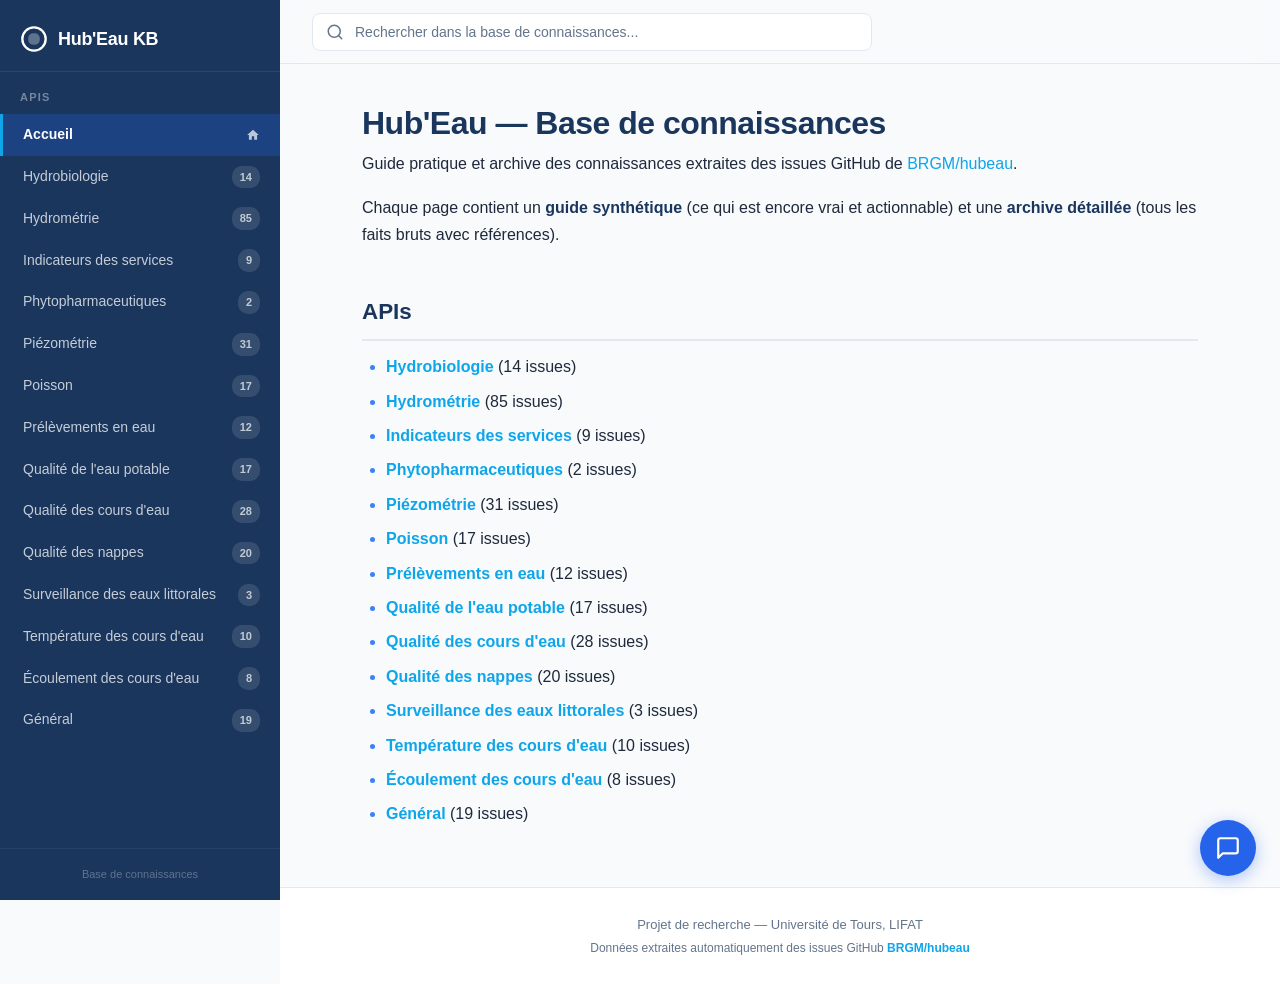
<file: site/index.html>
<!DOCTYPE html>
<html lang="fr">
<head>
    <meta charset="UTF-8">
    <meta name="viewport" content="width=device-width, initial-scale=1.0">
    <title>Hub'Eau — Base de connaissances — Hub'Eau Knowledge Base</title>
    <link rel="stylesheet" href="style.css">
</head>
<body>
    <!-- Mobile hamburger -->
    <button class="hamburger" id="hamburger" aria-label="Ouvrir le menu">
        <span></span><span></span><span></span>
    </button>

    <!-- Sidebar overlay for mobile -->
    <div class="sidebar-overlay" id="sidebarOverlay"></div>

    <!-- Sidebar -->
    <nav class="sidebar" id="sidebar">
        <div class="sidebar-header">
            <a href="index.html" class="sidebar-logo">
                <svg width="28" height="28" viewBox="0 0 24 24" fill="none" stroke="currentColor" stroke-width="2" stroke-linecap="round" stroke-linejoin="round">
                    <path d="M12 2C6.48 2 2 6.48 2 12s4.48 10 10 10 10-4.48 10-10S17.52 2 12 2z"/>
                    <path d="M8 12c0-2 1-4 4-4s4 2 4 4-1 4-4 4-4-2-4-4z" fill="currentColor" opacity="0.3"/>
                </svg>
                <span>Hub'Eau KB</span>
            </a>
        </div>
        <div class="sidebar-section-title">APIs</div>
        <div class="sidebar-links">
            <a href="index.html" class="active">
                <span class="api-name">Accueil</span>
                <span class="issue-count home-icon">
                    <svg width="14" height="14" viewBox="0 0 24 24" fill="currentColor"><path d="M10 20v-6h4v6h5v-8h3L12 3 2 12h3v8z"/></svg>
                </span>
            </a>
            <a href="hydrobiologie.html"><span class="api-name">Hydrobiologie</span><span class="issue-count">14</span></a>
<a href="hydrometrie.html"><span class="api-name">Hydrométrie</span><span class="issue-count">85</span></a>
<a href="indicateurs_services.html"><span class="api-name">Indicateurs des services</span><span class="issue-count">9</span></a>
<a href="phytopharmaceutiques.html"><span class="api-name">Phytopharmaceutiques</span><span class="issue-count">2</span></a>
<a href="piezometrie.html"><span class="api-name">Piézométrie</span><span class="issue-count">31</span></a>
<a href="poisson.html"><span class="api-name">Poisson</span><span class="issue-count">17</span></a>
<a href="prelevements.html"><span class="api-name">Prélèvements en eau</span><span class="issue-count">12</span></a>
<a href="qualite_eau_potable.html"><span class="api-name">Qualité de l'eau potable</span><span class="issue-count">17</span></a>
<a href="qualite_cours_eau.html"><span class="api-name">Qualité des cours d'eau</span><span class="issue-count">28</span></a>
<a href="qualite_nappes.html"><span class="api-name">Qualité des nappes</span><span class="issue-count">20</span></a>
<a href="eaux_littorales.html"><span class="api-name">Surveillance des eaux littorales</span><span class="issue-count">3</span></a>
<a href="temperature.html"><span class="api-name">Température des cours d'eau</span><span class="issue-count">10</span></a>
<a href="ecoulement.html"><span class="api-name">Écoulement des cours d'eau</span><span class="issue-count">8</span></a>
<a href="general.html"><span class="api-name">Général</span><span class="issue-count">19</span></a>
        </div>
        <div class="sidebar-footer-text">
            Base de connaissances
        </div>
    </nav>

    <!-- Main content -->
    <main class="main">
        <div class="topbar">
            <div class="search-container">
                <svg class="search-icon" width="18" height="18" viewBox="0 0 24 24" fill="none" stroke="currentColor" stroke-width="2" stroke-linecap="round" stroke-linejoin="round">
                    <circle cx="11" cy="11" r="8"/><line x1="21" y1="21" x2="16.65" y2="16.65"/>
                </svg>
                <input type="text" id="searchInput" placeholder="Rechercher dans la base de connaissances..." autocomplete="off">
                <div class="search-results" id="searchResults"></div>
            </div>
        </div>

        <article class="content">
            <h1 id="hubeau-base-de-connaissances">Hub'Eau — Base de connaissances</h1>
<p>Guide pratique et archive des connaissances extraites des issues GitHub de <a href="https://github.com/BRGM/hubeau/issues">BRGM/hubeau</a>.</p>
<p>Chaque page contient un <strong>guide synthétique</strong> (ce qui est encore vrai et actionnable) et une <strong>archive détaillée</strong> (tous les faits bruts avec références).</p>
<h2 id="apis">APIs</h2>
<ul>
<li><a href="hydrobiologie.html">Hydrobiologie</a> (14 issues)</li>
<li><a href="hydrometrie.html">Hydrométrie</a> (85 issues)</li>
<li><a href="indicateurs_services.html">Indicateurs des services</a> (9 issues)</li>
<li><a href="phytopharmaceutiques.html">Phytopharmaceutiques</a> (2 issues)</li>
<li><a href="piezometrie.html">Piézométrie</a> (31 issues)</li>
<li><a href="poisson.html">Poisson</a> (17 issues)</li>
<li><a href="prelevements.html">Prélèvements en eau</a> (12 issues)</li>
<li><a href="qualite_eau_potable.html">Qualité de l'eau potable</a> (17 issues)</li>
<li><a href="qualite_cours_eau.html">Qualité des cours d'eau</a> (28 issues)</li>
<li><a href="qualite_nappes.html">Qualité des nappes</a> (20 issues)</li>
<li><a href="eaux_littorales.html">Surveillance des eaux littorales</a> (3 issues)</li>
<li><a href="temperature.html">Température des cours d'eau</a> (10 issues)</li>
<li><a href="ecoulement.html">Écoulement des cours d'eau</a> (8 issues)</li>
<li><a href="general.html">Général</a> (19 issues)</li>
</ul>
        </article>

        <footer class="footer">
            <p>Projet de recherche &mdash; Universit&eacute; de Tours, LIFAT</p>
            <p class="footer-sub">Donn&eacute;es extraites automatiquement des issues GitHub <a href="https://github.com/BRGM/hubeau">BRGM/hubeau</a></p>
        </footer>
    </main>

    <!-- Chatbot toggle button -->
    <button class="chatbot-toggle" id="chatbotToggle" aria-label="Ouvrir le chatbot">
        <svg width="26" height="26" viewBox="0 0 24 24" fill="none" stroke="currentColor" stroke-width="2" stroke-linecap="round" stroke-linejoin="round">
            <path d="M21 15a2 2 0 0 1-2 2H7l-4 4V5a2 2 0 0 1 2-2h14a2 2 0 0 1 2 2z"/>
        </svg>
    </button>

    <!-- Chatbot panel -->
    <div class="chatbot-panel" id="chatbotPanel">
        <div class="chatbot-header">
            <div class="chatbot-header-title">
                <svg width="18" height="18" viewBox="0 0 24 24" fill="none" stroke="currentColor" stroke-width="2"><path d="M21 15a2 2 0 0 1-2 2H7l-4 4V5a2 2 0 0 1 2-2h14a2 2 0 0 1 2 2z"/></svg>
                Hub'Eau Assistant
            </div>
            <div class="chatbot-header-actions">
                <button class="chatbot-clear" id="chatbotClear" title="Effacer la conversation">
                    <svg width="16" height="16" viewBox="0 0 24 24" fill="none" stroke="currentColor" stroke-width="2" stroke-linecap="round" stroke-linejoin="round"><polyline points="3 6 5 6 21 6"/><path d="M19 6v14a2 2 0 0 1-2 2H7a2 2 0 0 1-2-2V6m3 0V4a2 2 0 0 1 2-2h4a2 2 0 0 1 2 2v2"/></svg>
                </button>
                <button class="chatbot-close" id="chatbotClose">&times;</button>
            </div>
        </div>
        <div class="chatbot-messages" id="chatbotMessages">
            <div class="chat-msg chat-msg-bot">
                <div class="chat-bubble">Bonjour ! Posez-moi une question sur les APIs Hub'Eau. Je cherche dans la base de connaissances pour vous r&eacute;pondre.</div>
            </div>
        </div>
        <div class="chatbot-status" id="chatbotStatus" style="display:none;"></div>
        <div class="chatbot-input-area">
            <input type="text" id="chatbotInput" placeholder="Posez votre question..." autocomplete="off">
            <button class="chatbot-send" id="chatbotSend">Envoyer</button>
        </div>
    </div>

    <script src="search.js"></script>
    <script src="chatbot.js"></script>
    <script>
        // Hamburger menu toggle
        const hamburger = document.getElementById('hamburger');
        const sidebar = document.getElementById('sidebar');
        const overlay = document.getElementById('sidebarOverlay');
        hamburger.addEventListener('click', () => {
            sidebar.classList.toggle('open');
            overlay.classList.toggle('open');
            hamburger.classList.toggle('open');
        });
        overlay.addEventListener('click', () => {
            sidebar.classList.remove('open');
            overlay.classList.remove('open');
            hamburger.classList.remove('open');
        });
    </script>
</body>
</html>
</file>
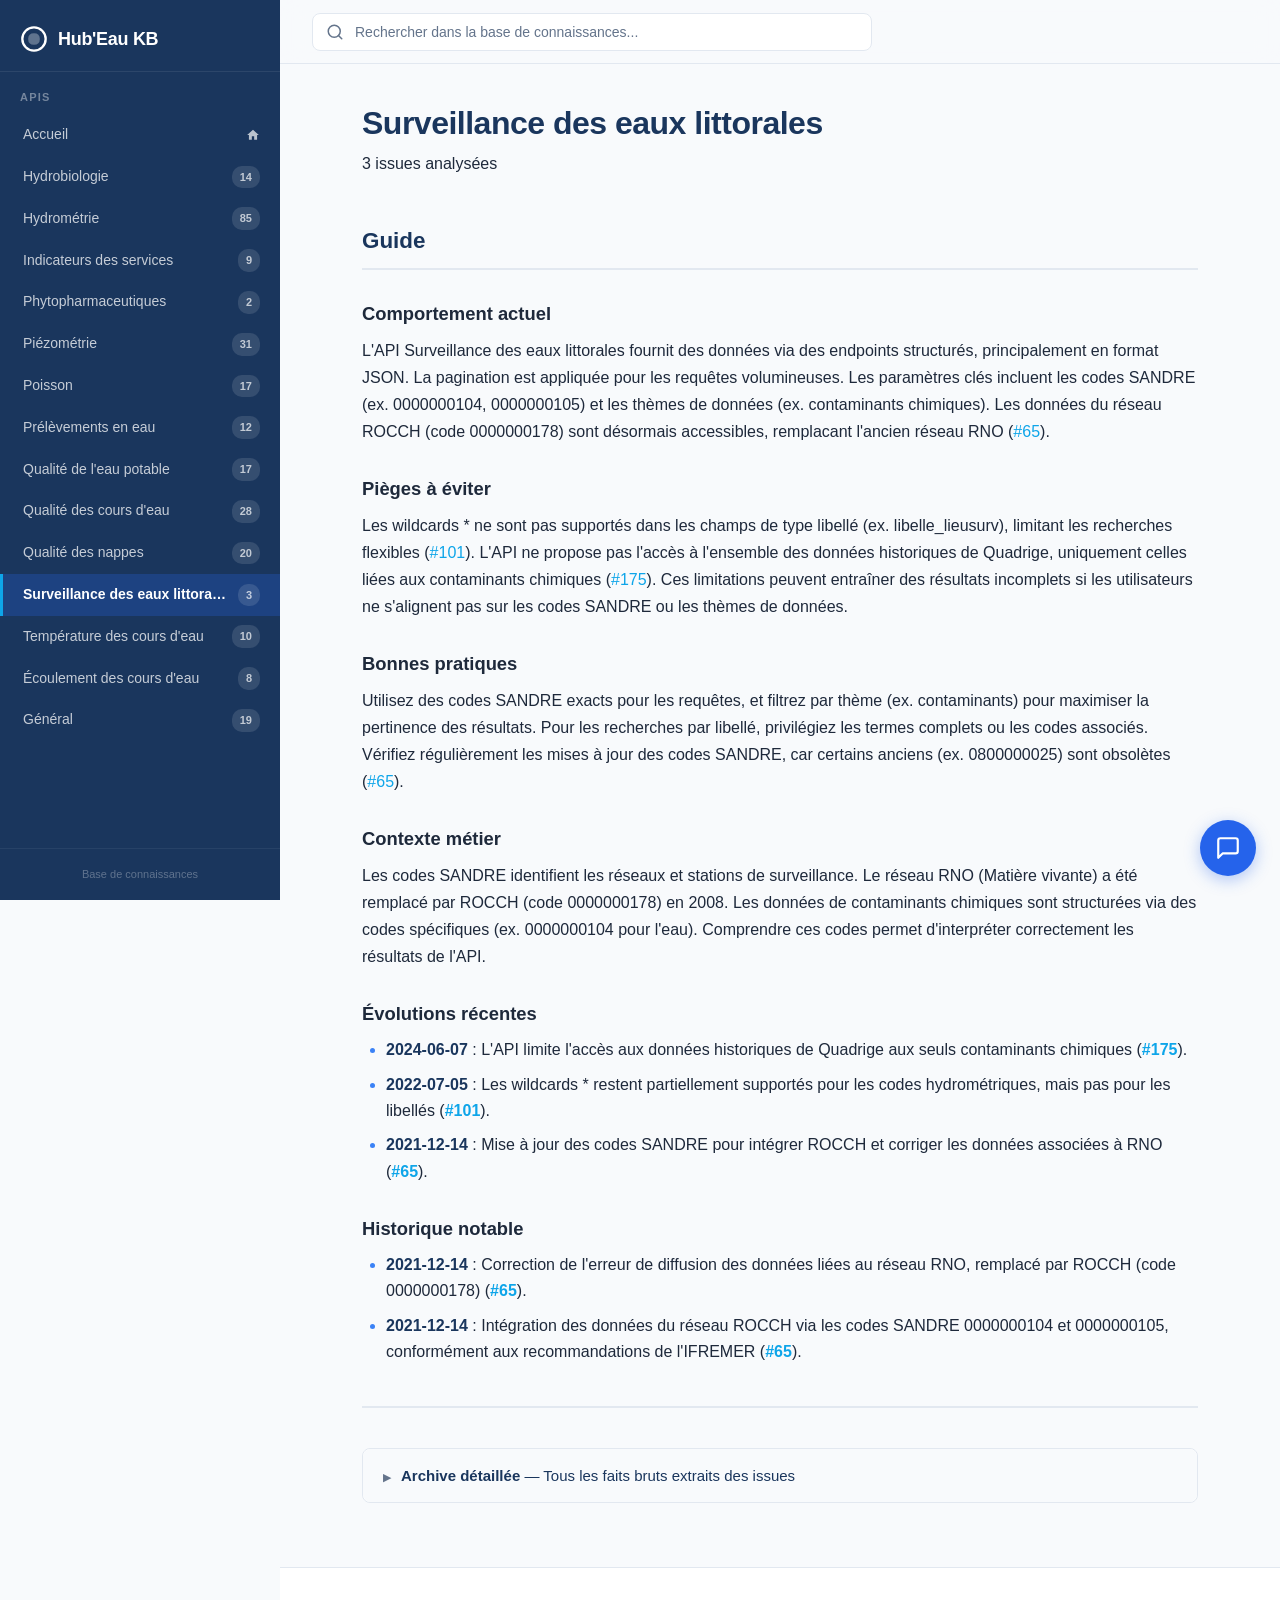
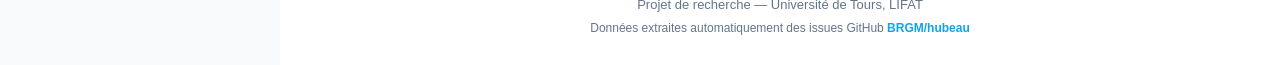
<file: site/eaux_littorales.html>
<!DOCTYPE html>
<html lang="fr">
<head>
    <meta charset="UTF-8">
    <meta name="viewport" content="width=device-width, initial-scale=1.0">
    <title>Surveillance des eaux littorales — Hub'Eau Knowledge Base</title>
    <link rel="stylesheet" href="style.css">
</head>
<body>
    <!-- Mobile hamburger -->
    <button class="hamburger" id="hamburger" aria-label="Ouvrir le menu">
        <span></span><span></span><span></span>
    </button>

    <!-- Sidebar overlay for mobile -->
    <div class="sidebar-overlay" id="sidebarOverlay"></div>

    <!-- Sidebar -->
    <nav class="sidebar" id="sidebar">
        <div class="sidebar-header">
            <a href="index.html" class="sidebar-logo">
                <svg width="28" height="28" viewBox="0 0 24 24" fill="none" stroke="currentColor" stroke-width="2" stroke-linecap="round" stroke-linejoin="round">
                    <path d="M12 2C6.48 2 2 6.48 2 12s4.48 10 10 10 10-4.48 10-10S17.52 2 12 2z"/>
                    <path d="M8 12c0-2 1-4 4-4s4 2 4 4-1 4-4 4-4-2-4-4z" fill="currentColor" opacity="0.3"/>
                </svg>
                <span>Hub'Eau KB</span>
            </a>
        </div>
        <div class="sidebar-section-title">APIs</div>
        <div class="sidebar-links">
            <a href="index.html">
                <span class="api-name">Accueil</span>
                <span class="issue-count home-icon">
                    <svg width="14" height="14" viewBox="0 0 24 24" fill="currentColor"><path d="M10 20v-6h4v6h5v-8h3L12 3 2 12h3v8z"/></svg>
                </span>
            </a>
            <a href="hydrobiologie.html"><span class="api-name">Hydrobiologie</span><span class="issue-count">14</span></a>
<a href="hydrometrie.html"><span class="api-name">Hydrométrie</span><span class="issue-count">85</span></a>
<a href="indicateurs_services.html"><span class="api-name">Indicateurs des services</span><span class="issue-count">9</span></a>
<a href="phytopharmaceutiques.html"><span class="api-name">Phytopharmaceutiques</span><span class="issue-count">2</span></a>
<a href="piezometrie.html"><span class="api-name">Piézométrie</span><span class="issue-count">31</span></a>
<a href="poisson.html"><span class="api-name">Poisson</span><span class="issue-count">17</span></a>
<a href="prelevements.html"><span class="api-name">Prélèvements en eau</span><span class="issue-count">12</span></a>
<a href="qualite_eau_potable.html"><span class="api-name">Qualité de l'eau potable</span><span class="issue-count">17</span></a>
<a href="qualite_cours_eau.html"><span class="api-name">Qualité des cours d'eau</span><span class="issue-count">28</span></a>
<a href="qualite_nappes.html"><span class="api-name">Qualité des nappes</span><span class="issue-count">20</span></a>
<a href="eaux_littorales.html" class="active"><span class="api-name">Surveillance des eaux littorales</span><span class="issue-count">3</span></a>
<a href="temperature.html"><span class="api-name">Température des cours d'eau</span><span class="issue-count">10</span></a>
<a href="ecoulement.html"><span class="api-name">Écoulement des cours d'eau</span><span class="issue-count">8</span></a>
<a href="general.html"><span class="api-name">Général</span><span class="issue-count">19</span></a>
        </div>
        <div class="sidebar-footer-text">
            Base de connaissances
        </div>
    </nav>

    <!-- Main content -->
    <main class="main">
        <div class="topbar">
            <div class="search-container">
                <svg class="search-icon" width="18" height="18" viewBox="0 0 24 24" fill="none" stroke="currentColor" stroke-width="2" stroke-linecap="round" stroke-linejoin="round">
                    <circle cx="11" cy="11" r="8"/><line x1="21" y1="21" x2="16.65" y2="16.65"/>
                </svg>
                <input type="text" id="searchInput" placeholder="Rechercher dans la base de connaissances..." autocomplete="off">
                <div class="search-results" id="searchResults"></div>
            </div>
        </div>

        <article class="content">
            <h1 id="surveillance-des-eaux-littorales">Surveillance des eaux littorales</h1>
<blockquote>
<p>3 issues analysées</p>
</blockquote>
<h2 id="guide">Guide</h2>
<h3 id="comportement-actuel">Comportement actuel</h3>
<p>L'API Surveillance des eaux littorales fournit des données via des endpoints structurés, principalement en format JSON. La pagination est appliquée pour les requêtes volumineuses. Les paramètres clés incluent les codes SANDRE (ex. 0000000104, 0000000105) et les thèmes de données (ex. contaminants chimiques). Les données du réseau ROCCH (code 0000000178) sont désormais accessibles, remplacant l'ancien réseau RNO (<a href="https://github.com/BRGM/hubeau/issues/65">#65</a>).  </p>
<h3 id="pièges-à-éviter">Pièges à éviter</h3>
<p>Les wildcards * ne sont pas supportés dans les champs de type libellé (ex. libelle_lieusurv), limitant les recherches flexibles (<a href="https://github.com/BRGM/hubeau/issues/101">#101</a>). L'API ne propose pas l'accès à l'ensemble des données historiques de Quadrige, uniquement celles liées aux contaminants chimiques (<a href="https://github.com/BRGM/hubeau/issues/175">#175</a>). Ces limitations peuvent entraîner des résultats incomplets si les utilisateurs ne s'alignent pas sur les codes SANDRE ou les thèmes de données.  </p>
<h3 id="bonnes-pratiques">Bonnes pratiques</h3>
<p>Utilisez des codes SANDRE exacts pour les requêtes, et filtrez par thème (ex. contaminants) pour maximiser la pertinence des résultats. Pour les recherches par libellé, privilégiez les termes complets ou les codes associés. Vérifiez régulièrement les mises à jour des codes SANDRE, car certains anciens (ex. 0800000025) sont obsolètes (<a href="https://github.com/BRGM/hubeau/issues/65">#65</a>).  </p>
<h3 id="contexte-métier">Contexte métier</h3>
<p>Les codes SANDRE identifient les réseaux et stations de surveillance. Le réseau RNO (Matière vivante) a été remplacé par ROCCH (code 0000000178) en 2008. Les données de contaminants chimiques sont structurées via des codes spécifiques (ex. 0000000104 pour l'eau). Comprendre ces codes permet d'interpréter correctement les résultats de l'API.  </p>
<h3 id="évolutions-récentes">Évolutions récentes</h3>
<ul>
<li><strong>2024-06-07</strong> : L'API limite l'accès aux données historiques de Quadrige aux seuls contaminants chimiques (<a href="https://github.com/BRGM/hubeau/issues/175">#175</a>).  </li>
<li><strong>2022-07-05</strong> : Les wildcards * restent partiellement supportés pour les codes hydrométriques, mais pas pour les libellés (<a href="https://github.com/BRGM/hubeau/issues/101">#101</a>).  </li>
<li><strong>2021-12-14</strong> : Mise à jour des codes SANDRE pour intégrer ROCCH et corriger les données associées à RNO (<a href="https://github.com/BRGM/hubeau/issues/65">#65</a>).  </li>
</ul>
<h3 id="historique-notable">Historique notable</h3>
<ul>
<li><strong>2021-12-14</strong> : Correction de l'erreur de diffusion des données liées au réseau RNO, remplacé par ROCCH (code 0000000178) (<a href="https://github.com/BRGM/hubeau/issues/65">#65</a>).  </li>
<li><strong>2021-12-14</strong> : Intégration des données du réseau ROCCH via les codes SANDRE 0000000104 et 0000000105, conformément aux recommandations de l'IFREMER (<a href="https://github.com/BRGM/hubeau/issues/65">#65</a>).</li>
</ul>
<hr />
<details>
<p><summary><strong>Archive détaillée</strong> — Tous les faits bruts extraits des issues</summary></p>
<h3 id="faits-actuels">Faits actuels</h3>
<ul>
<li>Le réseau RNO (Matière vivante) a été interrompu en 2008 et remplacé par ROCCH, dont les données sont désormais associées au code SANDRE 0000000178. (<a href="https://github.com/BRGM/hubeau/issues/65">#65</a>)</li>
<li>Les codes SANDRE 0000000104 (Eau) et 0000000105 (Sédiments) remplacent le code obsolète 0800000025 pour le ROCCH. (<a href="https://github.com/BRGM/hubeau/issues/65">#65</a>)</li>
<li>Les wildcards * ne sont pas systématiquement implémentés dans les champs de recherche de l'API Surveillance des eaux littorales, notamment pour le paramètre libelle_lieusurv. (<a href="https://github.com/BRGM/hubeau/issues/101">#101</a>)</li>
<li>Les wildcards * sont disponibles dans certains champs de type code de l'API Hydrométrie (ex. codes entités). (<a href="https://github.com/BRGM/hubeau/issues/101">#101</a>)</li>
<li>L'API Surveillance des eaux littorales ne diffuse que les données de Quadrige liées aux 'Contaminants chimiques', et non toutes les données historiques disponibles. (<a href="https://github.com/BRGM/hubeau/issues/175">#175</a>)</li>
<li>Les données historiques pour certains lieux de surveillance (ex. 60007272) ne sont pas accessibles via l'API Hub'eau car elles ne relèvent pas de la thématique 'Contaminants chimiques'. (<a href="https://github.com/BRGM/hubeau/issues/175">#175</a>)</li>
</ul>
<h3 id="historique-des-problèmes-résolus">Historique des problèmes résolus</h3>
<ul>
<li>~~L'API Surveillance du Littoral a corrigé la diffusion de données associées au réseau obsolète 0000000020 (RNO) après mise à jour des données. (<a href="https://github.com/BRGM/hubeau/issues/65">#65</a>)~~</li>
<li>~~Les données de contaminants chimiques incluent désormais le réseau 0000000178 (ROCCH - Volet Matière vivante) conformément aux recommandations de l'IFREMER. (<a href="https://github.com/BRGM/hubeau/issues/65">#65</a>)~~</li>
</ul>
<h3 id="issues-sources">Issues sources</h3>
<ul>
<li><strong>#65</strong> [API Surveillance du littoral] (2021-12-14) — L'API Surveillance du Littoral a corrigé une erreur de diffusion de données associées à un réseau obsolète et intègre désormais les données du réseau ROCCH via un nouveau code SANDRE.</li>
<li><strong>#101</strong> Utilisation de Wildcards * dans les recherches (un classic) (2022-07-05) — Les wildcards * sont partiellement supportés dans certaines APIs de Hub'Eau, notamment pour les codes hydrométriques mais pas pour les libellés de lieux de surveillance littorale.</li>
<li><strong>#175</strong> [API Surveillance des eaux littorales] Récupération des données Quadrige - Historique (2024-06-07) — L'API Surveillance des eaux littorales ne propose pas l'accès à l'ensemble des données historiques de Quadrige, uniquement celles liées aux contaminants chimiques.</li>
</ul>
</details>
        </article>

        <footer class="footer">
            <p>Projet de recherche &mdash; Universit&eacute; de Tours, LIFAT</p>
            <p class="footer-sub">Donn&eacute;es extraites automatiquement des issues GitHub <a href="https://github.com/BRGM/hubeau">BRGM/hubeau</a></p>
        </footer>
    </main>

    <!-- Chatbot toggle button -->
    <button class="chatbot-toggle" id="chatbotToggle" aria-label="Ouvrir le chatbot">
        <svg width="26" height="26" viewBox="0 0 24 24" fill="none" stroke="currentColor" stroke-width="2" stroke-linecap="round" stroke-linejoin="round">
            <path d="M21 15a2 2 0 0 1-2 2H7l-4 4V5a2 2 0 0 1 2-2h14a2 2 0 0 1 2 2z"/>
        </svg>
    </button>

    <!-- Chatbot panel -->
    <div class="chatbot-panel" id="chatbotPanel">
        <div class="chatbot-header">
            <div class="chatbot-header-title">
                <svg width="18" height="18" viewBox="0 0 24 24" fill="none" stroke="currentColor" stroke-width="2"><path d="M21 15a2 2 0 0 1-2 2H7l-4 4V5a2 2 0 0 1 2-2h14a2 2 0 0 1 2 2z"/></svg>
                Hub'Eau Assistant
            </div>
            <div class="chatbot-header-actions">
                <button class="chatbot-clear" id="chatbotClear" title="Effacer la conversation">
                    <svg width="16" height="16" viewBox="0 0 24 24" fill="none" stroke="currentColor" stroke-width="2" stroke-linecap="round" stroke-linejoin="round"><polyline points="3 6 5 6 21 6"/><path d="M19 6v14a2 2 0 0 1-2 2H7a2 2 0 0 1-2-2V6m3 0V4a2 2 0 0 1 2-2h4a2 2 0 0 1 2 2v2"/></svg>
                </button>
                <button class="chatbot-close" id="chatbotClose">&times;</button>
            </div>
        </div>
        <div class="chatbot-messages" id="chatbotMessages">
            <div class="chat-msg chat-msg-bot">
                <div class="chat-bubble">Bonjour ! Posez-moi une question sur les APIs Hub'Eau. Je cherche dans la base de connaissances pour vous r&eacute;pondre.</div>
            </div>
        </div>
        <div class="chatbot-status" id="chatbotStatus" style="display:none;"></div>
        <div class="chatbot-input-area">
            <input type="text" id="chatbotInput" placeholder="Posez votre question..." autocomplete="off">
            <button class="chatbot-send" id="chatbotSend">Envoyer</button>
        </div>
    </div>

    <script src="search.js"></script>
    <script src="chatbot.js"></script>
    <script>
        // Hamburger menu toggle
        const hamburger = document.getElementById('hamburger');
        const sidebar = document.getElementById('sidebar');
        const overlay = document.getElementById('sidebarOverlay');
        hamburger.addEventListener('click', () => {
            sidebar.classList.toggle('open');
            overlay.classList.toggle('open');
            hamburger.classList.toggle('open');
        });
        overlay.addEventListener('click', () => {
            sidebar.classList.remove('open');
            overlay.classList.remove('open');
            hamburger.classList.remove('open');
        });
    </script>
</body>
</html>
</file>
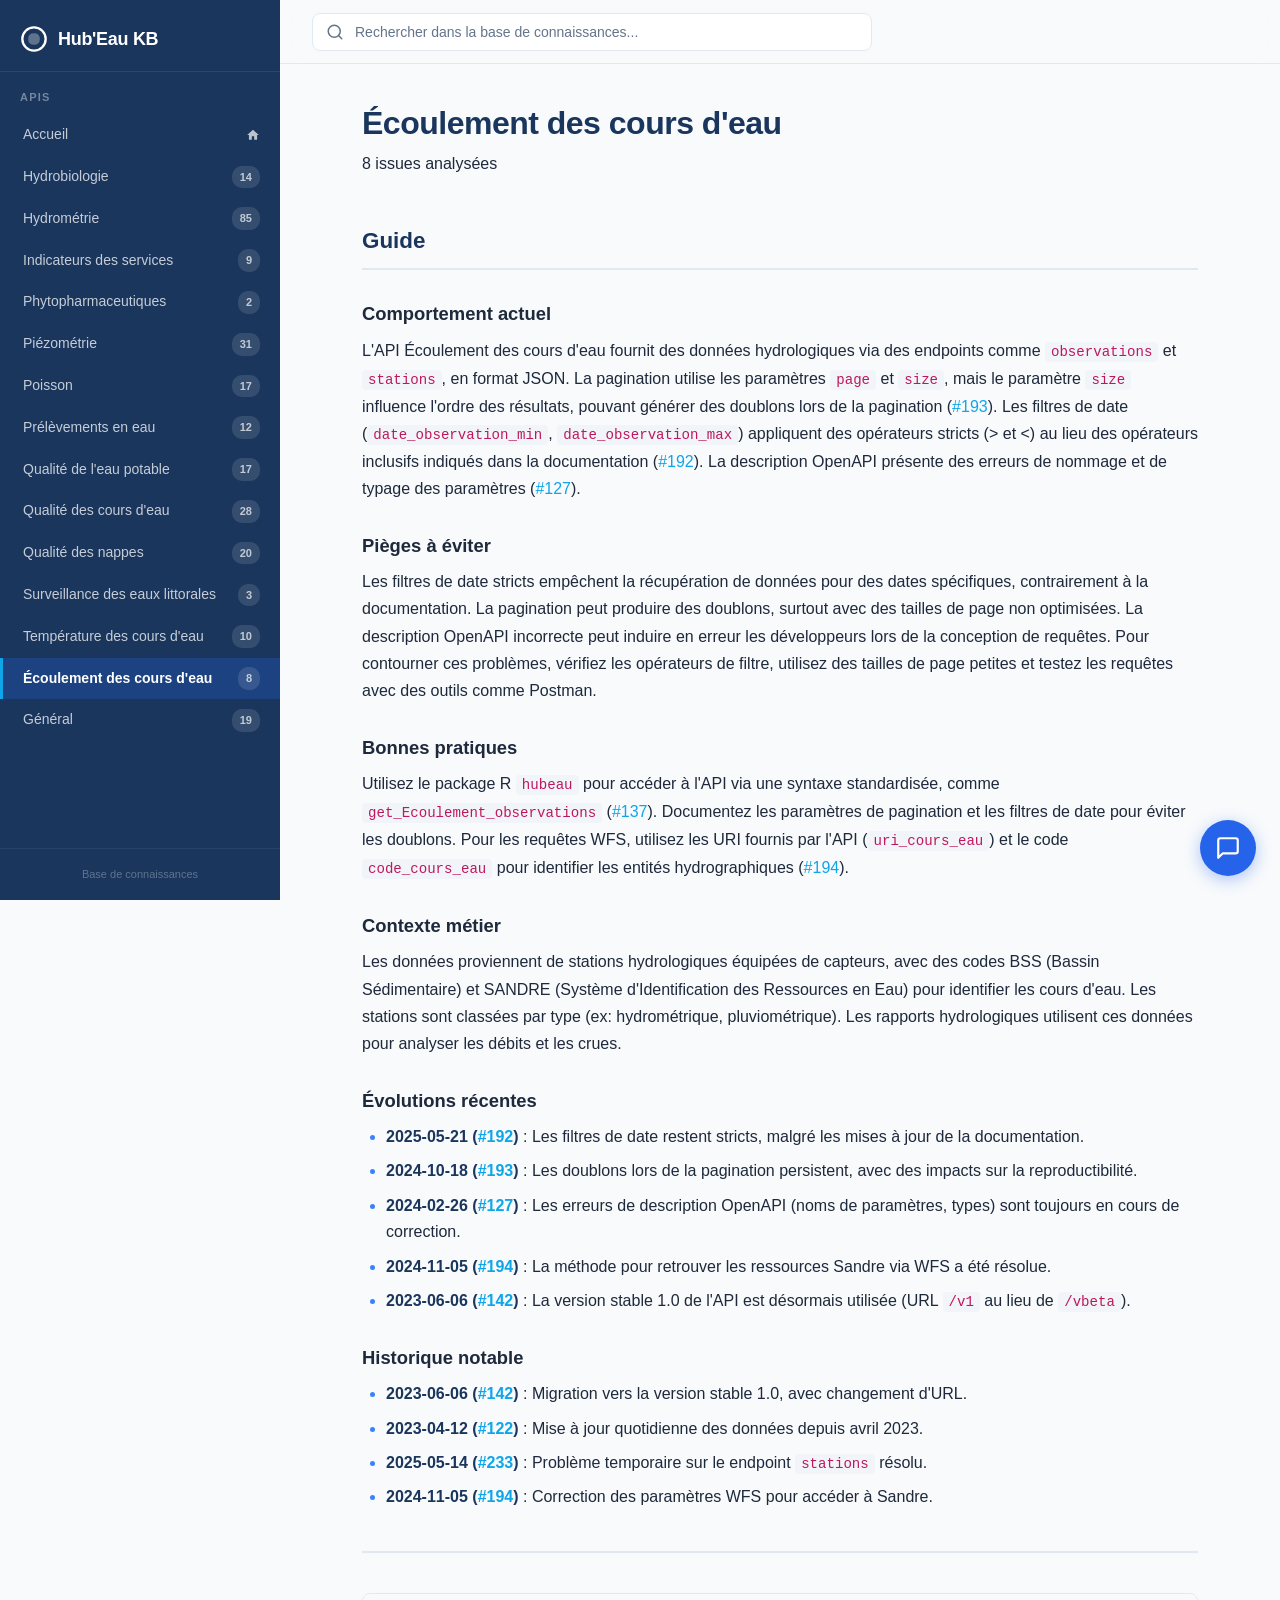
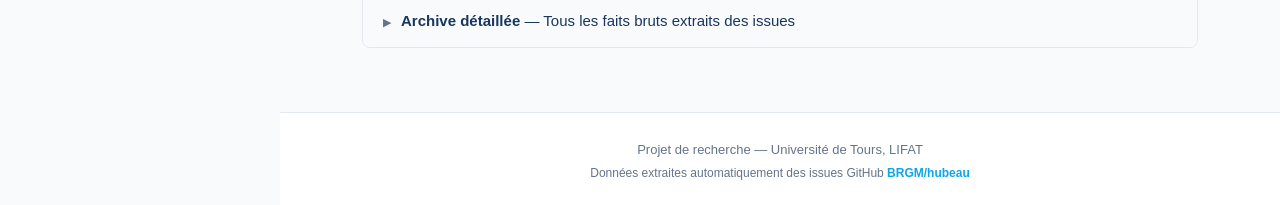
<file: site/ecoulement.html>
<!DOCTYPE html>
<html lang="fr">
<head>
    <meta charset="UTF-8">
    <meta name="viewport" content="width=device-width, initial-scale=1.0">
    <title>Écoulement des cours d'eau — Hub'Eau Knowledge Base</title>
    <link rel="stylesheet" href="style.css">
</head>
<body>
    <!-- Mobile hamburger -->
    <button class="hamburger" id="hamburger" aria-label="Ouvrir le menu">
        <span></span><span></span><span></span>
    </button>

    <!-- Sidebar overlay for mobile -->
    <div class="sidebar-overlay" id="sidebarOverlay"></div>

    <!-- Sidebar -->
    <nav class="sidebar" id="sidebar">
        <div class="sidebar-header">
            <a href="index.html" class="sidebar-logo">
                <svg width="28" height="28" viewBox="0 0 24 24" fill="none" stroke="currentColor" stroke-width="2" stroke-linecap="round" stroke-linejoin="round">
                    <path d="M12 2C6.48 2 2 6.48 2 12s4.48 10 10 10 10-4.48 10-10S17.52 2 12 2z"/>
                    <path d="M8 12c0-2 1-4 4-4s4 2 4 4-1 4-4 4-4-2-4-4z" fill="currentColor" opacity="0.3"/>
                </svg>
                <span>Hub'Eau KB</span>
            </a>
        </div>
        <div class="sidebar-section-title">APIs</div>
        <div class="sidebar-links">
            <a href="index.html">
                <span class="api-name">Accueil</span>
                <span class="issue-count home-icon">
                    <svg width="14" height="14" viewBox="0 0 24 24" fill="currentColor"><path d="M10 20v-6h4v6h5v-8h3L12 3 2 12h3v8z"/></svg>
                </span>
            </a>
            <a href="hydrobiologie.html"><span class="api-name">Hydrobiologie</span><span class="issue-count">14</span></a>
<a href="hydrometrie.html"><span class="api-name">Hydrométrie</span><span class="issue-count">85</span></a>
<a href="indicateurs_services.html"><span class="api-name">Indicateurs des services</span><span class="issue-count">9</span></a>
<a href="phytopharmaceutiques.html"><span class="api-name">Phytopharmaceutiques</span><span class="issue-count">2</span></a>
<a href="piezometrie.html"><span class="api-name">Piézométrie</span><span class="issue-count">31</span></a>
<a href="poisson.html"><span class="api-name">Poisson</span><span class="issue-count">17</span></a>
<a href="prelevements.html"><span class="api-name">Prélèvements en eau</span><span class="issue-count">12</span></a>
<a href="qualite_eau_potable.html"><span class="api-name">Qualité de l'eau potable</span><span class="issue-count">17</span></a>
<a href="qualite_cours_eau.html"><span class="api-name">Qualité des cours d'eau</span><span class="issue-count">28</span></a>
<a href="qualite_nappes.html"><span class="api-name">Qualité des nappes</span><span class="issue-count">20</span></a>
<a href="eaux_littorales.html"><span class="api-name">Surveillance des eaux littorales</span><span class="issue-count">3</span></a>
<a href="temperature.html"><span class="api-name">Température des cours d'eau</span><span class="issue-count">10</span></a>
<a href="ecoulement.html" class="active"><span class="api-name">Écoulement des cours d'eau</span><span class="issue-count">8</span></a>
<a href="general.html"><span class="api-name">Général</span><span class="issue-count">19</span></a>
        </div>
        <div class="sidebar-footer-text">
            Base de connaissances
        </div>
    </nav>

    <!-- Main content -->
    <main class="main">
        <div class="topbar">
            <div class="search-container">
                <svg class="search-icon" width="18" height="18" viewBox="0 0 24 24" fill="none" stroke="currentColor" stroke-width="2" stroke-linecap="round" stroke-linejoin="round">
                    <circle cx="11" cy="11" r="8"/><line x1="21" y1="21" x2="16.65" y2="16.65"/>
                </svg>
                <input type="text" id="searchInput" placeholder="Rechercher dans la base de connaissances..." autocomplete="off">
                <div class="search-results" id="searchResults"></div>
            </div>
        </div>

        <article class="content">
            <h1 id="écoulement-des-cours-deau">Écoulement des cours d'eau</h1>
<blockquote>
<p>8 issues analysées</p>
</blockquote>
<h2 id="guide">Guide</h2>
<h3 id="comportement-actuel">Comportement actuel</h3>
<p>L'API Écoulement des cours d'eau fournit des données hydrologiques via des endpoints comme <code>observations</code> et <code>stations</code>, en format JSON. La pagination utilise les paramètres <code>page</code> et <code>size</code>, mais le paramètre <code>size</code> influence l'ordre des résultats, pouvant générer des doublons lors de la pagination (<a href="https://github.com/BRGM/hubeau/issues/193">#193</a>). Les filtres de date (<code>date_observation_min</code>, <code>date_observation_max</code>) appliquent des opérateurs stricts (&gt; et &lt;) au lieu des opérateurs inclusifs indiqués dans la documentation (<a href="https://github.com/BRGM/hubeau/issues/192">#192</a>). La description OpenAPI présente des erreurs de nommage et de typage des paramètres (<a href="https://github.com/BRGM/hubeau/issues/127">#127</a>).  </p>
<h3 id="pièges-à-éviter">Pièges à éviter</h3>
<p>Les filtres de date stricts empêchent la récupération de données pour des dates spécifiques, contrairement à la documentation. La pagination peut produire des doublons, surtout avec des tailles de page non optimisées. La description OpenAPI incorrecte peut induire en erreur les développeurs lors de la conception de requêtes. Pour contourner ces problèmes, vérifiez les opérateurs de filtre, utilisez des tailles de page petites et testez les requêtes avec des outils comme Postman.  </p>
<h3 id="bonnes-pratiques">Bonnes pratiques</h3>
<p>Utilisez le package R <code>hubeau</code> pour accéder à l'API via une syntaxe standardisée, comme <code>get_Ecoulement_observations</code> (<a href="https://github.com/BRGM/hubeau/issues/137">#137</a>). Documentez les paramètres de pagination et les filtres de date pour éviter les doublons. Pour les requêtes WFS, utilisez les URI fournis par l'API (<code>uri_cours_eau</code>) et le code <code>code_cours_eau</code> pour identifier les entités hydrographiques (<a href="https://github.com/BRGM/hubeau/issues/194">#194</a>).  </p>
<h3 id="contexte-métier">Contexte métier</h3>
<p>Les données proviennent de stations hydrologiques équipées de capteurs, avec des codes BSS (Bassin Sédimentaire) et SANDRE (Système d'Identification des Ressources en Eau) pour identifier les cours d'eau. Les stations sont classées par type (ex: hydrométrique, pluviométrique). Les rapports hydrologiques utilisent ces données pour analyser les débits et les crues.  </p>
<h3 id="évolutions-récentes">Évolutions récentes</h3>
<ul>
<li><strong>2025-05-21 (<a href="https://github.com/BRGM/hubeau/issues/192">#192</a>)</strong> : Les filtres de date restent stricts, malgré les mises à jour de la documentation.  </li>
<li><strong>2024-10-18 (<a href="https://github.com/BRGM/hubeau/issues/193">#193</a>)</strong> : Les doublons lors de la pagination persistent, avec des impacts sur la reproductibilité.  </li>
<li><strong>2024-02-26 (<a href="https://github.com/BRGM/hubeau/issues/127">#127</a>)</strong> : Les erreurs de description OpenAPI (noms de paramètres, types) sont toujours en cours de correction.  </li>
<li><strong>2024-11-05 (<a href="https://github.com/BRGM/hubeau/issues/194">#194</a>)</strong> : La méthode pour retrouver les ressources Sandre via WFS a été résolue.  </li>
<li><strong>2023-06-06 (<a href="https://github.com/BRGM/hubeau/issues/142">#142</a>)</strong> : La version stable 1.0 de l'API est désormais utilisée (URL <code>/v1</code> au lieu de <code>/vbeta</code>).  </li>
</ul>
<h3 id="historique-notable">Historique notable</h3>
<ul>
<li><strong>2023-06-06 (<a href="https://github.com/BRGM/hubeau/issues/142">#142</a>)</strong> : Migration vers la version stable 1.0, avec changement d'URL.  </li>
<li><strong>2023-04-12 (<a href="https://github.com/BRGM/hubeau/issues/122">#122</a>)</strong> : Mise à jour quotidienne des données depuis avril 2023.  </li>
<li><strong>2025-05-14 (<a href="https://github.com/BRGM/hubeau/issues/233">#233</a>)</strong> : Problème temporaire sur le endpoint <code>stations</code> résolu.  </li>
<li><strong>2024-11-05 (<a href="https://github.com/BRGM/hubeau/issues/194">#194</a>)</strong> : Correction des paramètres WFS pour accéder à Sandre.</li>
</ul>
<hr />
<details>
<p><summary><strong>Archive détaillée</strong> — Tous les faits bruts extraits des issues</summary></p>
<h3 id="faits-actuels">Faits actuels</h3>
<ul>
<li>Le champ 'Numéro de page' dans la description OpenAPI utilise une description au lieu du nom réel du paramètre (<a href="https://github.com/BRGM/hubeau/issues/127">#127</a>)</li>
<li>Le champ 'Liste des champs...' dans la description OpenAPI utilise une description au lieu du nom réel 'fields' (<a href="https://github.com/BRGM/hubeau/issues/127">#127</a>)</li>
<li>Le type du paramètre 'fields' est incorrectement déclaré au lieu de [array(string)] (<a href="https://github.com/BRGM/hubeau/issues/127">#127</a>)</li>
<li>La description du paramètre 'size' est ancrée dans le sous-élément 'schema' au lieu d'être au même niveau que le nom du champ (<a href="https://github.com/BRGM/hubeau/issues/127">#127</a>)</li>
<li>Le package R 'hubeau' permet de requêter 10 des 12 APIs Hub'Eau via une syntaxe standardisée (<code>get_[API]_[Operation]</code>) (<a href="https://github.com/BRGM/hubeau/issues/137">#137</a>)</li>
<li>Le package est disponible sur CRAN et GitHub, avec une documentation incluant des exemples et une vignette (<a href="https://github.com/BRGM/hubeau/issues/137">#137</a>)</li>
<li>L'OFB DR Normandie utilise le package pour générer des rapports mensuels sur l'écoulement des cours d'eau en Bretagne (<a href="https://github.com/BRGM/hubeau/issues/137">#137</a>)</li>
<li>Une vignette illustre l'utilisation de l'API 'Écoulement' avec des cartes et graphiques synthétiques (<a href="https://github.com/BRGM/hubeau/issues/137">#137</a>)</li>
<li>Les paramètres date_observation_min et date_observation_max appliquent des filtres stricts (&gt; et &lt;) au lieu des opérateurs inclusifs (&gt;= et &lt;=) comme indiqué dans la documentation. (<a href="https://github.com/BRGM/hubeau/issues/192">#192</a>)</li>
<li>L'API retourne des doublons lors de la pagination (ex. même feature apparaît sur les pages 1 et 2 avec les mêmes données) (<a href="https://github.com/BRGM/hubeau/issues/193">#193</a>)</li>
<li>Le paramètre 'size' influence l'ordre des résultats, ce qui peut créer des incohérences lors de la pagination (<a href="https://github.com/BRGM/hubeau/issues/193">#193</a>)</li>
<li>La station D0137052 (L'Helpe mineure à Fourmies) a des observations dupliquées pour la date 2024-09-26 (<a href="https://github.com/BRGM/hubeau/issues/193">#193</a>)</li>
<li>Les URI fournis par l'API Hub'Eau (ex: uri_cours_eau) contiennent des informations structurées permettant d'accéder directement aux données Sandre via des services WFS. (<a href="https://github.com/BRGM/hubeau/issues/194">#194</a>)</li>
</ul>
<h3 id="historique-des-problèmes-résolus">Historique des problèmes résolus</h3>
<ul>
<li>~~Les données de l'API sont mises à jour quotidiennement depuis le 12 avril 2023. (<a href="https://github.com/BRGM/hubeau/issues/122">#122</a>)~~</li>
<li>~~La version bêta de l'API a été remplacée par la version stable 1.0 le 23 mai 2023. Les URLs doivent utiliser '/v1' au lieu de '/vbeta'. (<a href="https://github.com/BRGM/hubeau/issues/142">#142</a>)~~</li>
<li>~~Le paramètre TYPENAME dans l'URL WFS est dérivé du nom du jeu de données Sandre (ex: CoursEau_Carthage2017), disponible dans le champ uri_cours_eau de l'API Hub'Eau. (<a href="https://github.com/BRGM/hubeau/issues/194">#194</a>)~~</li>
<li>~~Le code_cours_eau (ex: M1015000) est utilisé comme filtre dans la requête WFS pour identifier l'entité hydrographique spécifique. (<a href="https://github.com/BRGM/hubeau/issues/194">#194</a>)~~</li>
<li>~~Le endpoint <em>stations</em> de l'API <em>Écoulement des cours d'eau</em> a connu une interruption de service temporaire, empêchant la récupération des données. (<a href="https://github.com/BRGM/hubeau/issues/233">#233</a>)~~</li>
</ul>
<h3 id="issues-sources">Issues sources</h3>
<ul>
<li><strong>#122</strong> [API Ecoulement des cours d'eau] Fréquence d'actualisation (2023-04-12) — L'API Écoulement des cours d'eau met à jour ses données quotidiennement depuis avril 2023.</li>
<li><strong>#127</strong> [API Ecoulement] Erreurs dans la description openapi (2024-02-26) — L'API Écoulement des cours d'eau présente des erreurs dans sa description OpenAPI concernant les noms et types des paramètres de requête.</li>
<li><strong>#137</strong> Package R pour requêter les APIs hubeau (2023-05-30) — Un package R permettant d'accéder à 10 APIs Hub'Eau a été publié, avec des exemples d'utilisation et une intégration dans des rapports hydrologiques.</li>
<li><strong>#142</strong> [API Ecoulement des cours d'eau] Passage en version stable (2023-06-06) — L'API Écoulement des cours d'eau a migré de la version bêta à la version stable 1.0 en mai 2023, nécessitant une mise à jour des paramètres d'URL pour les utilisateurs.</li>
<li><strong>#192</strong> [API Ecoulement des cours d'eau] observations - erreur sur les champs date_observation_min &amp; date_observation_max (2025-05-21) — L'API Écoulement des cours d'eau applique des filtres stricts sur les dates contrairement à la documentation, empêchant la récupération de données pour des dates spécifiques.</li>
<li><strong>#193</strong> [API Ecoulement des cours d'eau] observations - doublons produits par l'API (2024-10-18) — L'API Écoulement des cours d'eau génère des doublons lors de la pagination, affectant la reproductibilité des résultats.</li>
<li><strong>#194</strong> [API Ecoulement des cours d'eau] Comment retrouver les ressources liées ? (2024-11-05) — L'API Écoulement des cours d'eau fournit des URI permettant d'accéder à des jeux de données Sandre via des requêtes WFS, avec des paramètres dépendant de codes hydrographiques et de noms de jeux de données.</li>
<li><strong>#233</strong> [API Ecoulement des cours d'eau] pas de données stations (2025-05-14) — Le endpoint <em>stations</em> de l'API Écoulement des cours d'eau a temporairement cessé de fournir des données, mais le problème a été résolu.</li>
</ul>
</details>
        </article>

        <footer class="footer">
            <p>Projet de recherche &mdash; Universit&eacute; de Tours, LIFAT</p>
            <p class="footer-sub">Donn&eacute;es extraites automatiquement des issues GitHub <a href="https://github.com/BRGM/hubeau">BRGM/hubeau</a></p>
        </footer>
    </main>

    <!-- Chatbot toggle button -->
    <button class="chatbot-toggle" id="chatbotToggle" aria-label="Ouvrir le chatbot">
        <svg width="26" height="26" viewBox="0 0 24 24" fill="none" stroke="currentColor" stroke-width="2" stroke-linecap="round" stroke-linejoin="round">
            <path d="M21 15a2 2 0 0 1-2 2H7l-4 4V5a2 2 0 0 1 2-2h14a2 2 0 0 1 2 2z"/>
        </svg>
    </button>

    <!-- Chatbot panel -->
    <div class="chatbot-panel" id="chatbotPanel">
        <div class="chatbot-header">
            <div class="chatbot-header-title">
                <svg width="18" height="18" viewBox="0 0 24 24" fill="none" stroke="currentColor" stroke-width="2"><path d="M21 15a2 2 0 0 1-2 2H7l-4 4V5a2 2 0 0 1 2-2h14a2 2 0 0 1 2 2z"/></svg>
                Hub'Eau Assistant
            </div>
            <div class="chatbot-header-actions">
                <button class="chatbot-clear" id="chatbotClear" title="Effacer la conversation">
                    <svg width="16" height="16" viewBox="0 0 24 24" fill="none" stroke="currentColor" stroke-width="2" stroke-linecap="round" stroke-linejoin="round"><polyline points="3 6 5 6 21 6"/><path d="M19 6v14a2 2 0 0 1-2 2H7a2 2 0 0 1-2-2V6m3 0V4a2 2 0 0 1 2-2h4a2 2 0 0 1 2 2v2"/></svg>
                </button>
                <button class="chatbot-close" id="chatbotClose">&times;</button>
            </div>
        </div>
        <div class="chatbot-messages" id="chatbotMessages">
            <div class="chat-msg chat-msg-bot">
                <div class="chat-bubble">Bonjour ! Posez-moi une question sur les APIs Hub'Eau. Je cherche dans la base de connaissances pour vous r&eacute;pondre.</div>
            </div>
        </div>
        <div class="chatbot-status" id="chatbotStatus" style="display:none;"></div>
        <div class="chatbot-input-area">
            <input type="text" id="chatbotInput" placeholder="Posez votre question..." autocomplete="off">
            <button class="chatbot-send" id="chatbotSend">Envoyer</button>
        </div>
    </div>

    <script src="search.js"></script>
    <script src="chatbot.js"></script>
    <script>
        // Hamburger menu toggle
        const hamburger = document.getElementById('hamburger');
        const sidebar = document.getElementById('sidebar');
        const overlay = document.getElementById('sidebarOverlay');
        hamburger.addEventListener('click', () => {
            sidebar.classList.toggle('open');
            overlay.classList.toggle('open');
            hamburger.classList.toggle('open');
        });
        overlay.addEventListener('click', () => {
            sidebar.classList.remove('open');
            overlay.classList.remove('open');
            hamburger.classList.remove('open');
        });
    </script>
</body>
</html>
</file>
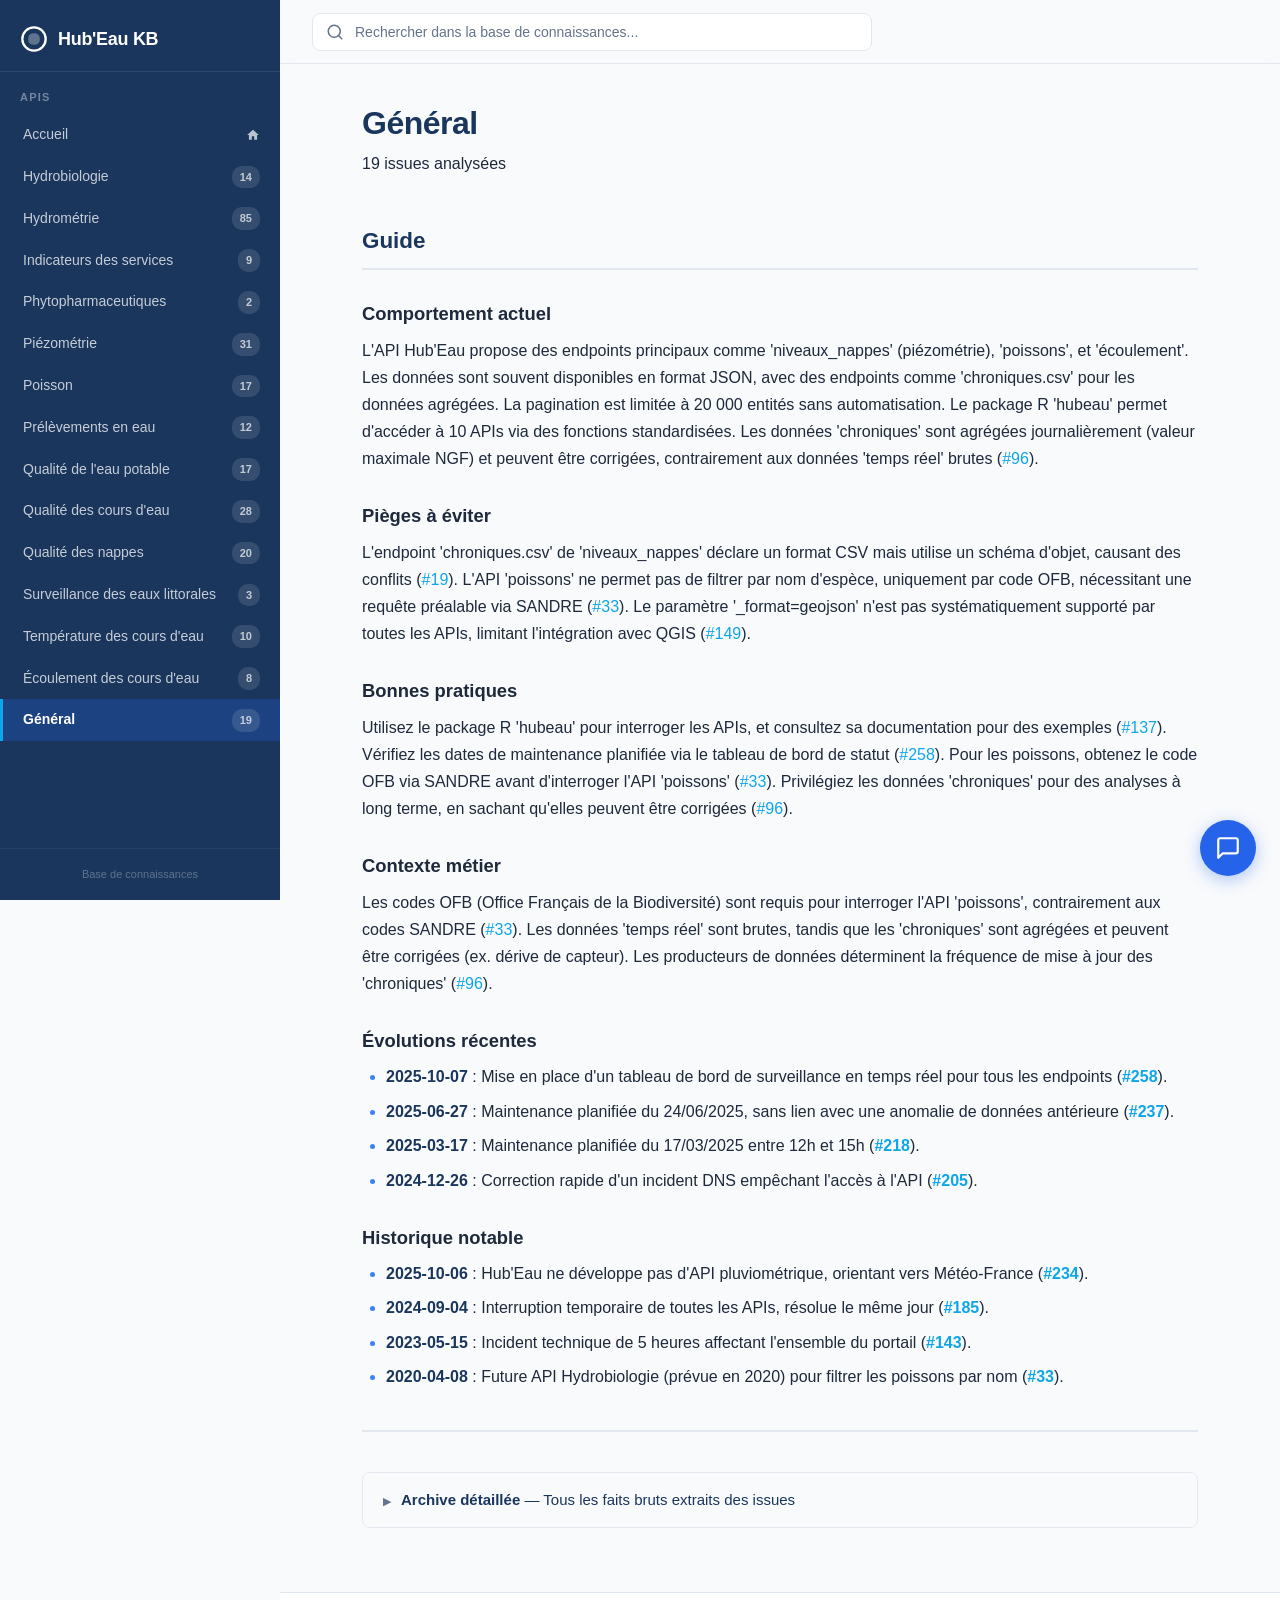
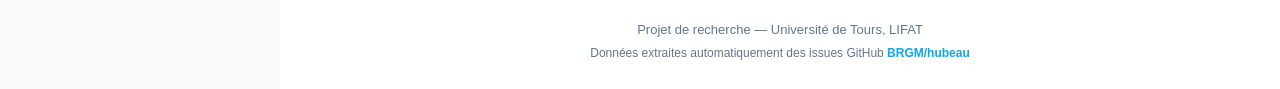
<file: site/general.html>
<!DOCTYPE html>
<html lang="fr">
<head>
    <meta charset="UTF-8">
    <meta name="viewport" content="width=device-width, initial-scale=1.0">
    <title>Général — Hub'Eau Knowledge Base</title>
    <link rel="stylesheet" href="style.css">
</head>
<body>
    <!-- Mobile hamburger -->
    <button class="hamburger" id="hamburger" aria-label="Ouvrir le menu">
        <span></span><span></span><span></span>
    </button>

    <!-- Sidebar overlay for mobile -->
    <div class="sidebar-overlay" id="sidebarOverlay"></div>

    <!-- Sidebar -->
    <nav class="sidebar" id="sidebar">
        <div class="sidebar-header">
            <a href="index.html" class="sidebar-logo">
                <svg width="28" height="28" viewBox="0 0 24 24" fill="none" stroke="currentColor" stroke-width="2" stroke-linecap="round" stroke-linejoin="round">
                    <path d="M12 2C6.48 2 2 6.48 2 12s4.48 10 10 10 10-4.48 10-10S17.52 2 12 2z"/>
                    <path d="M8 12c0-2 1-4 4-4s4 2 4 4-1 4-4 4-4-2-4-4z" fill="currentColor" opacity="0.3"/>
                </svg>
                <span>Hub'Eau KB</span>
            </a>
        </div>
        <div class="sidebar-section-title">APIs</div>
        <div class="sidebar-links">
            <a href="index.html">
                <span class="api-name">Accueil</span>
                <span class="issue-count home-icon">
                    <svg width="14" height="14" viewBox="0 0 24 24" fill="currentColor"><path d="M10 20v-6h4v6h5v-8h3L12 3 2 12h3v8z"/></svg>
                </span>
            </a>
            <a href="hydrobiologie.html"><span class="api-name">Hydrobiologie</span><span class="issue-count">14</span></a>
<a href="hydrometrie.html"><span class="api-name">Hydrométrie</span><span class="issue-count">85</span></a>
<a href="indicateurs_services.html"><span class="api-name">Indicateurs des services</span><span class="issue-count">9</span></a>
<a href="phytopharmaceutiques.html"><span class="api-name">Phytopharmaceutiques</span><span class="issue-count">2</span></a>
<a href="piezometrie.html"><span class="api-name">Piézométrie</span><span class="issue-count">31</span></a>
<a href="poisson.html"><span class="api-name">Poisson</span><span class="issue-count">17</span></a>
<a href="prelevements.html"><span class="api-name">Prélèvements en eau</span><span class="issue-count">12</span></a>
<a href="qualite_eau_potable.html"><span class="api-name">Qualité de l'eau potable</span><span class="issue-count">17</span></a>
<a href="qualite_cours_eau.html"><span class="api-name">Qualité des cours d'eau</span><span class="issue-count">28</span></a>
<a href="qualite_nappes.html"><span class="api-name">Qualité des nappes</span><span class="issue-count">20</span></a>
<a href="eaux_littorales.html"><span class="api-name">Surveillance des eaux littorales</span><span class="issue-count">3</span></a>
<a href="temperature.html"><span class="api-name">Température des cours d'eau</span><span class="issue-count">10</span></a>
<a href="ecoulement.html"><span class="api-name">Écoulement des cours d'eau</span><span class="issue-count">8</span></a>
<a href="general.html" class="active"><span class="api-name">Général</span><span class="issue-count">19</span></a>
        </div>
        <div class="sidebar-footer-text">
            Base de connaissances
        </div>
    </nav>

    <!-- Main content -->
    <main class="main">
        <div class="topbar">
            <div class="search-container">
                <svg class="search-icon" width="18" height="18" viewBox="0 0 24 24" fill="none" stroke="currentColor" stroke-width="2" stroke-linecap="round" stroke-linejoin="round">
                    <circle cx="11" cy="11" r="8"/><line x1="21" y1="21" x2="16.65" y2="16.65"/>
                </svg>
                <input type="text" id="searchInput" placeholder="Rechercher dans la base de connaissances..." autocomplete="off">
                <div class="search-results" id="searchResults"></div>
            </div>
        </div>

        <article class="content">
            <h1 id="général">Général</h1>
<blockquote>
<p>19 issues analysées</p>
</blockquote>
<h2 id="guide">Guide</h2>
<h3 id="comportement-actuel">Comportement actuel</h3>
<p>L'API Hub'Eau propose des endpoints principaux comme 'niveaux_nappes' (piézométrie), 'poissons', et 'écoulement'. Les données sont souvent disponibles en format JSON, avec des endpoints comme 'chroniques.csv' pour les données agrégées. La pagination est limitée à 20 000 entités sans automatisation. Le package R 'hubeau' permet d'accéder à 10 APIs via des fonctions standardisées. Les données 'chroniques' sont agrégées journalièrement (valeur maximale NGF) et peuvent être corrigées, contrairement aux données 'temps réel' brutes (<a href="https://github.com/BRGM/hubeau/issues/96">#96</a>).  </p>
<h3 id="pièges-à-éviter">Pièges à éviter</h3>
<p>L'endpoint 'chroniques.csv' de 'niveaux_nappes' déclare un format CSV mais utilise un schéma d'objet, causant des conflits (<a href="https://github.com/BRGM/hubeau/issues/19">#19</a>). L'API 'poissons' ne permet pas de filtrer par nom d'espèce, uniquement par code OFB, nécessitant une requête préalable via SANDRE (<a href="https://github.com/BRGM/hubeau/issues/33">#33</a>). Le paramètre '_format=geojson' n'est pas systématiquement supporté par toutes les APIs, limitant l'intégration avec QGIS (<a href="https://github.com/BRGM/hubeau/issues/149">#149</a>).  </p>
<h3 id="bonnes-pratiques">Bonnes pratiques</h3>
<p>Utilisez le package R 'hubeau' pour interroger les APIs, et consultez sa documentation pour des exemples (<a href="https://github.com/BRGM/hubeau/issues/137">#137</a>). Vérifiez les dates de maintenance planifiée via le tableau de bord de statut (<a href="https://github.com/BRGM/hubeau/issues/258">#258</a>). Pour les poissons, obtenez le code OFB via SANDRE avant d'interroger l'API 'poissons' (<a href="https://github.com/BRGM/hubeau/issues/33">#33</a>). Privilégiez les données 'chroniques' pour des analyses à long terme, en sachant qu'elles peuvent être corrigées (<a href="https://github.com/BRGM/hubeau/issues/96">#96</a>).  </p>
<h3 id="contexte-métier">Contexte métier</h3>
<p>Les codes OFB (Office Français de la Biodiversité) sont requis pour interroger l'API 'poissons', contrairement aux codes SANDRE (<a href="https://github.com/BRGM/hubeau/issues/33">#33</a>). Les données 'temps réel' sont brutes, tandis que les 'chroniques' sont agrégées et peuvent être corrigées (ex. dérive de capteur). Les producteurs de données déterminent la fréquence de mise à jour des 'chroniques' (<a href="https://github.com/BRGM/hubeau/issues/96">#96</a>).  </p>
<h3 id="évolutions-récentes">Évolutions récentes</h3>
<ul>
<li><strong>2025-10-07</strong> : Mise en place d'un tableau de bord de surveillance en temps réel pour tous les endpoints (<a href="https://github.com/BRGM/hubeau/issues/258">#258</a>).  </li>
<li><strong>2025-06-27</strong> : Maintenance planifiée du 24/06/2025, sans lien avec une anomalie de données antérieure (<a href="https://github.com/BRGM/hubeau/issues/237">#237</a>).  </li>
<li><strong>2025-03-17</strong> : Maintenance planifiée du 17/03/2025 entre 12h et 15h (<a href="https://github.com/BRGM/hubeau/issues/218">#218</a>).  </li>
<li><strong>2024-12-26</strong> : Correction rapide d'un incident DNS empêchant l'accès à l'API (<a href="https://github.com/BRGM/hubeau/issues/205">#205</a>).  </li>
</ul>
<h3 id="historique-notable">Historique notable</h3>
<ul>
<li><strong>2025-10-06</strong> : Hub'Eau ne développe pas d'API pluviométrique, orientant vers Météo-France (<a href="https://github.com/BRGM/hubeau/issues/234">#234</a>).  </li>
<li><strong>2024-09-04</strong> : Interruption temporaire de toutes les APIs, résolue le même jour (<a href="https://github.com/BRGM/hubeau/issues/185">#185</a>).  </li>
<li><strong>2023-05-15</strong> : Incident technique de 5 heures affectant l'ensemble du portail (<a href="https://github.com/BRGM/hubeau/issues/143">#143</a>).  </li>
<li><strong>2020-04-08</strong> : Future API Hydrobiologie (prévue en 2020) pour filtrer les poissons par nom (<a href="https://github.com/BRGM/hubeau/issues/33">#33</a>).</li>
</ul>
<hr />
<details>
<p><summary><strong>Archive détaillée</strong> — Tous les faits bruts extraits des issues</summary></p>
<h3 id="faits-actuels">Faits actuels</h3>
<ul>
<li>Un tutoriel vidéo a été créé après le Hackathon pour utiliser les APIs Hub'Eau avec QGIS (<a href="https://github.com/BRGM/hubeau/issues/2">#2</a>)</li>
<li>Dans l'API 'niveaux_nappes', le endpoint 'chroniques.csv' déclare 'produces' pour un format CSV mais référence un schéma d'objet ('Chronique_pi_zom_trique'), créant un conflit entre le type de données attendu et le schéma de réponse. (<a href="https://github.com/BRGM/hubeau/issues/19">#19</a>)</li>
<li>Certains noms d'objets dans la documentation (ex: 'Résultat d'une rêquete sur les chroniques') sont mal adaptés au code, ce qui peut entraîner des erreurs de génération ou une mauvaise lisibilité. (<a href="https://github.com/BRGM/hubeau/issues/19">#19</a>)</li>
<li>L'API Hub'Eau 'poissons' ne permet pas de filtrer par nom d'espèce, uniquement par code_espece_poisson. (<a href="https://github.com/BRGM/hubeau/issues/33">#33</a>)</li>
<li>Le code à utiliser dans l'API 'poissons' est le code OFB (champ 'code'), pas le code SANDRE ('code_taxon'). (<a href="https://github.com/BRGM/hubeau/issues/33">#33</a>)</li>
<li>Une future API Hydrobiologie (prévue en 2020) permettra de filtrer directement par nom d'espèce. (<a href="https://github.com/BRGM/hubeau/issues/33">#33</a>)</li>
<li>Le référentiel SANDRE contient des correspondances entre noms latins, communs et codes OFB/SANDRE pour 195 espèces de poissons. (<a href="https://github.com/BRGM/hubeau/issues/33">#33</a>)</li>
<li>Le code OFB est nécessaire pour interroger l'API 'poissons' de Hub'Eau, mais il n'est pas directement lié au code SANDRE. (<a href="https://github.com/BRGM/hubeau/issues/33">#33</a>)</li>
<li>Un package R nommé 'hubeau' a été développé pour interroger les APIs Hub'Eau, avec une fonction générique et des fonctions spécifiques par API/opération. (<a href="https://github.com/BRGM/hubeau/issues/62">#62</a>)</li>
<li>Le package est hébergé sur GitHub (https://github.com/inrae/hubeau) et documenté sur https://inrae.github.io/hubeau/ (<a href="https://github.com/BRGM/hubeau/issues/62">#62</a>)</li>
<li>Le package gère actuellement les APIs 'Prélèvements en eau' et 'Indicateurs des services', avec possibilité d'extension. (<a href="https://github.com/BRGM/hubeau/issues/62">#62</a>)</li>
<li>Des bugs dans certaines APIs (référencés comme #72 et #74) ont été signalés, mais le package continue de progresser. (<a href="https://github.com/BRGM/hubeau/issues/62">#62</a>)</li>
<li>Les données 'temps réel' de l'API Piézométrie sont brutes et non corrigées. (<a href="https://github.com/BRGM/hubeau/issues/96">#96</a>)</li>
<li>La profondeur temporelle des données 'temps réel' est actuellement non limitée, mais une limitation à 1 an est envisagée. (<a href="https://github.com/BRGM/hubeau/issues/96">#96</a>)</li>
<li>Le endpoint 'chroniques' agrège les données sur une journée (généralement la valeur maximale du niveau NGF). (<a href="https://github.com/BRGM/hubeau/issues/96">#96</a>)</li>
<li>Les données 'chroniques' peuvent être corrigées (ex. dérive de capteur, nivellement du repère). (<a href="https://github.com/BRGM/hubeau/issues/96">#96</a>)</li>
<li>La fréquence de mise à jour des données 'chroniques' dépend des producteurs, qui ne transmettent pas toujours rapidement leurs données. (<a href="https://github.com/BRGM/hubeau/issues/96">#96</a>)</li>
<li>Le package R 'hubeau' permet de requêter 10 des 12 APIs Hub'Eau via une syntaxe standardisée (<code>get_[API]_[Operation]</code>) (<a href="https://github.com/BRGM/hubeau/issues/137">#137</a>)</li>
<li>Le package est disponible sur CRAN et GitHub, avec une documentation incluant des exemples et une vignette (<a href="https://github.com/BRGM/hubeau/issues/137">#137</a>)</li>
<li>L'OFB DR Normandie utilise le package pour générer des rapports mensuels sur l'écoulement des cours d'eau en Bretagne (<a href="https://github.com/BRGM/hubeau/issues/137">#137</a>)</li>
<li>Une vignette illustre l'utilisation de l'API 'Écoulement' avec des cartes et graphiques synthétiques (<a href="https://github.com/BRGM/hubeau/issues/137">#137</a>)</li>
<li>Le paramètre '_format' permet d'obtenir du GeoJSON via les URLs API, mais cette fonctionnalité n'est pas systématiquement implémentée sur toutes les APIs. (<a href="https://github.com/BRGM/hubeau/issues/149">#149</a>)</li>
<li>Les couches chargées dans QGIS via les APIs sont limitées à 20000 entités sans automatisation des échanges de données. (<a href="https://github.com/BRGM/hubeau/issues/149">#149</a>)</li>
<li>Aucune API existante n'est mentionnée par Hub'eau pour accéder aux données pluviométriques, mais des producteurs comme Météo-France sont suggérés comme alternatives. (<a href="https://github.com/BRGM/hubeau/issues/234">#234</a>)</li>
<li>Une page de statut en temps réel affiche l'état global de tous les endpoints Hub'Eau. (<a href="https://github.com/BRGM/hubeau/issues/258">#258</a>)</li>
<li>Chaque endpoint dispose d'une page détaillée avec des métriques de temps de réponse, historique des incidents et données sur 12 mois. (<a href="https://github.com/BRGM/hubeau/issues/258">#258</a>)</li>
<li>Les incidents détectés déclenchent automatiquement des notifications à l'équipe technique. (<a href="https://github.com/BRGM/hubeau/issues/258">#258</a>)</li>
</ul>
<h3 id="historique-des-problèmes-résolus">Historique des problèmes résolus</h3>
<ul>
<li>~~Le tutoriel vidéo original est devenu inaccessible et obsolète (<a href="https://github.com/BRGM/hubeau/issues/2">#2</a>)~~</li>
<li>~~La présence de 'allowEmptyValues: false' dans la documentation Swagger génère des erreurs de génération du client, mais ce problème est résolu à partir de la version 2.9.0 de springfox/springfox. (<a href="https://github.com/BRGM/hubeau/issues/19">#19</a>)~~</li>
<li>~~Une alternative pour obtenir le code OFB à partir du nom est d'utiliser l'API SANDRE avec un filtre XPath sur 'LbNomCommunAppelTaxon'. (<a href="https://github.com/BRGM/hubeau/issues/33">#33</a>)~~</li>
<li>~~Incident technique rendant les API et le site Hub'Eau indisponibles le 15/05/2023 (<a href="https://github.com/BRGM/hubeau/issues/143">#143</a>)~~</li>
<li>~~Interruptions de services sur toutes les API Hub'Eau le 23/07 entre 9h et 17h, avec des arrêts de serveurs temporaires de maximum 1h30 (<a href="https://github.com/BRGM/hubeau/issues/176">#176</a>)~~</li>
<li>~~Service indisponible temporairement pour toutes les APIs (<a href="https://github.com/BRGM/hubeau/issues/185">#185</a>)~~</li>
<li>~~Un incident a affecté la résolution DNS du domaine hubeau.eaufrance.fr, empêchant l'accès à l'API. (<a href="https://github.com/BRGM/hubeau/issues/205">#205</a>)~~</li>
<li>~~Le problème de connexion à l'API a été résolu quelques minutes après la déclaration. (<a href="https://github.com/BRGM/hubeau/issues/205">#205</a>)~~</li>
<li>~~Interruption planifiée de toutes les API Hub'Eau le 17/03/2025 de 12h à 15h pour maintenance (<a href="https://github.com/BRGM/hubeau/issues/218">#218</a>)~~</li>
<li>~~Hub'eau ne prévoit pas de créer d'API dédiée à la pluviométrie dans sa feuille de route. (<a href="https://github.com/BRGM/hubeau/issues/234">#234</a>)~~</li>
<li>~~Maintenance planifiée de l'ensemble des API le 24/06/2025 entre 12h et 15h (<a href="https://github.com/BRGM/hubeau/issues/237">#237</a>)~~</li>
<li>~~L'interruption de service était indépendante d'une anomalie de données hydrométriques antérieure (<a href="https://github.com/BRGM/hubeau/issues/237">#237</a>)~~</li>
<li>~~Une anomalie de données hydrométriques temps réel a été corrigée séparément de la maintenance (<a href="https://github.com/BRGM/hubeau/issues/237">#237</a>)~~</li>
<li>~~Interruption de service planifiée pour maintenance des API (<a href="https://github.com/BRGM/hubeau/issues/248">#248</a>)~~</li>
<li>~~Interruption de service planifiée du 17 au 18 février 2026 entre 12h et 14h pour des opérations techniques (<a href="https://github.com/BRGM/hubeau/issues/273">#273</a>)~~</li>
</ul>
<h3 id="issues-sources">Issues sources</h3>
<ul>
<li><strong>#2</strong> Tutoriel utilisation des API avec QGIS (2022-10-05) — Un tutoriel vidéo sur l'utilisation des APIs Hub'Eau avec QGIS a été créé mais est désormais inaccessible, avec une proposition de contact alternative pour obtenir des informations.</li>
<li><strong>#19</strong> [Toutes APIs] Multiples erreurs lors de la génération d'un client à partir de la documentation Swagger (2019-01-22) — L'issue met en évidence des erreurs techniques dans la documentation Swagger de l'API Piézométrie, notamment des incohérences entre les types de données déclarés et les schémas de réponse, ainsi que des problèmes de nommage des objets.</li>
<li><strong>#33</strong> Récupération données poisson depuis son nom (2020-04-08) — L'API Hub'Eau 'poissons' nécessite l'utilisation de codes OFB pour les requêtes, mais des alternatives via SANDRE ou une future API Hydrobiologie permettent de contourner cette limitation.</li>
<li><strong>#62</strong> Utilisation de l'API dans R / Package dédié ? (2021-08-18) — Un package R dédié à l'interrogation des APIs Hub'Eau a été développé et est en cours d'amélioration, couvrant actuellement certaines APIs.</li>
<li><strong>#80</strong> utilisation logo de hub-eau (2022-01-10) — Le logo Hub'Eau peut être utilisé librement par des projets tiers, avec possibilité de référencement sur la page officielle du portail.</li>
<li><strong>#89</strong> Mettre les API sur github (2022-07-05) — Le projet Hub'Eau n'a pas de plans actuels pour partager le code de ses APIs sur GitHub.</li>
<li><strong>#96</strong> Profondeur temporelle des données piézométriques (2022-01-28) — L'API Piézométrie fournit des données brutes non corrigées en temps réel, tandis que les données 'chroniques' sont agrégées et peuvent être corrigées, avec une mise à jour dépendante des producteurs.</li>
<li><strong>#137</strong> Package R pour requêter les APIs hubeau (2023-05-30) — Un package R permettant d'accéder à 10 APIs Hub'Eau a été publié, avec des exemples d'utilisation et une intégration dans des rapports hydrologiques.</li>
<li><strong>#143</strong> Site et API indisponibles 15/05/2023 (2023-05-15) — Incident technique affectant la disponibilité globale de Hub'Eau le 15 mai 2023, résolu après 5 heures d'interruption.</li>
<li><strong>#149</strong> Tutoriel utilisation des API avec QGIS information #2 by tvilmus was closed on Jul 5, 2022 (2023-12-15) — Les utilisateurs doivent utiliser le paramètre '_format=geojson' dans les URLs API pour obtenir des données GeoJSON compatibles avec QGIS, tout en étant conscients des limitations de format et de volume de données.</li>
<li><strong>#176</strong> [Toutes API] Intervention de maintenance le 23/07 en journée (2024-07-23) — Maintenance technique globale sur Hub'Eau le 23 juillet 2024 entraînant des interruptions temporaires de toutes les APIs, résolue à la fin de la journée.</li>
<li><strong>#185</strong> [toutes API] Service indisponible (2024-09-04) — Toutes les APIs de Hub'Eau ont été temporairement indisponibles avant d'être rétablies le 4 septembre 2024.</li>
<li><strong>#205</strong> [API] Problème de connection depuis hier 14h (2024-12-26) — Un incident technique lié à la résolution DNS a temporairement rendu inaccessible l'API Hubeau, mais a été corrigé rapidement.</li>
<li><strong>#218</strong> [toutes API]  interruption de service lun. 17/03/2025 12h-15h (2025-03-17) — Maintenance planifiée et résolue le 17 mars 2025 entraînant une interruption temporaire de toutes les APIs Hub'Eau entre 12h et 15h.</li>
<li><strong>#234</strong> API Pluviométrie (2025-10-06) — Hub'eau ne développe pas d'API pluviométrique et oriente vers des sources externes comme Météo-France pour ces données.</li>
<li><strong>#237</strong> [toutes API] interruption de service mar. 24/06/2025 12h-15h (2025-06-27) — Une maintenance planifiée a interrompu temporairement toutes les APIs de Hub'Eau le 24/06/2025, sans lien avec une précédente anomalie de données hydrométriques, les deux incidents ayant été résolus.</li>
<li><strong>#248</strong> [toutes API] interruption de service mar. 02/09/2025 12h-14h (2025-09-02) — Maintenance planifiée du 02/09/2025 entre 12h et 14h entraînant une interruption temporaire de toutes les API de Hub'Eau, résolue après intervention.</li>
<li><strong>#258</strong> [toutes API] tableau de bord (2025-10-07) — La plateforme Hub'Eau a mis en place un tableau de bord de surveillance en temps réel pour tous les endpoints, avec des détails techniques et une gestion automatisée des incidents.</li>
<li><strong>#273</strong> [toutes API] interruption de service mar. 17/02/2026 et mer. 18/02/2026 12h-14h (2026-02-18) — Interruption temporaire de toutes les APIs Hub'Eau pour maintenance technique résolue le 18 février 2026.</li>
</ul>
</details>
        </article>

        <footer class="footer">
            <p>Projet de recherche &mdash; Universit&eacute; de Tours, LIFAT</p>
            <p class="footer-sub">Donn&eacute;es extraites automatiquement des issues GitHub <a href="https://github.com/BRGM/hubeau">BRGM/hubeau</a></p>
        </footer>
    </main>

    <!-- Chatbot toggle button -->
    <button class="chatbot-toggle" id="chatbotToggle" aria-label="Ouvrir le chatbot">
        <svg width="26" height="26" viewBox="0 0 24 24" fill="none" stroke="currentColor" stroke-width="2" stroke-linecap="round" stroke-linejoin="round">
            <path d="M21 15a2 2 0 0 1-2 2H7l-4 4V5a2 2 0 0 1 2-2h14a2 2 0 0 1 2 2z"/>
        </svg>
    </button>

    <!-- Chatbot panel -->
    <div class="chatbot-panel" id="chatbotPanel">
        <div class="chatbot-header">
            <div class="chatbot-header-title">
                <svg width="18" height="18" viewBox="0 0 24 24" fill="none" stroke="currentColor" stroke-width="2"><path d="M21 15a2 2 0 0 1-2 2H7l-4 4V5a2 2 0 0 1 2-2h14a2 2 0 0 1 2 2z"/></svg>
                Hub'Eau Assistant
            </div>
            <div class="chatbot-header-actions">
                <button class="chatbot-clear" id="chatbotClear" title="Effacer la conversation">
                    <svg width="16" height="16" viewBox="0 0 24 24" fill="none" stroke="currentColor" stroke-width="2" stroke-linecap="round" stroke-linejoin="round"><polyline points="3 6 5 6 21 6"/><path d="M19 6v14a2 2 0 0 1-2 2H7a2 2 0 0 1-2-2V6m3 0V4a2 2 0 0 1 2-2h4a2 2 0 0 1 2 2v2"/></svg>
                </button>
                <button class="chatbot-close" id="chatbotClose">&times;</button>
            </div>
        </div>
        <div class="chatbot-messages" id="chatbotMessages">
            <div class="chat-msg chat-msg-bot">
                <div class="chat-bubble">Bonjour ! Posez-moi une question sur les APIs Hub'Eau. Je cherche dans la base de connaissances pour vous r&eacute;pondre.</div>
            </div>
        </div>
        <div class="chatbot-status" id="chatbotStatus" style="display:none;"></div>
        <div class="chatbot-input-area">
            <input type="text" id="chatbotInput" placeholder="Posez votre question..." autocomplete="off">
            <button class="chatbot-send" id="chatbotSend">Envoyer</button>
        </div>
    </div>

    <script src="search.js"></script>
    <script src="chatbot.js"></script>
    <script>
        // Hamburger menu toggle
        const hamburger = document.getElementById('hamburger');
        const sidebar = document.getElementById('sidebar');
        const overlay = document.getElementById('sidebarOverlay');
        hamburger.addEventListener('click', () => {
            sidebar.classList.toggle('open');
            overlay.classList.toggle('open');
            hamburger.classList.toggle('open');
        });
        overlay.addEventListener('click', () => {
            sidebar.classList.remove('open');
            overlay.classList.remove('open');
            hamburger.classList.remove('open');
        });
    </script>
</body>
</html>
</file>
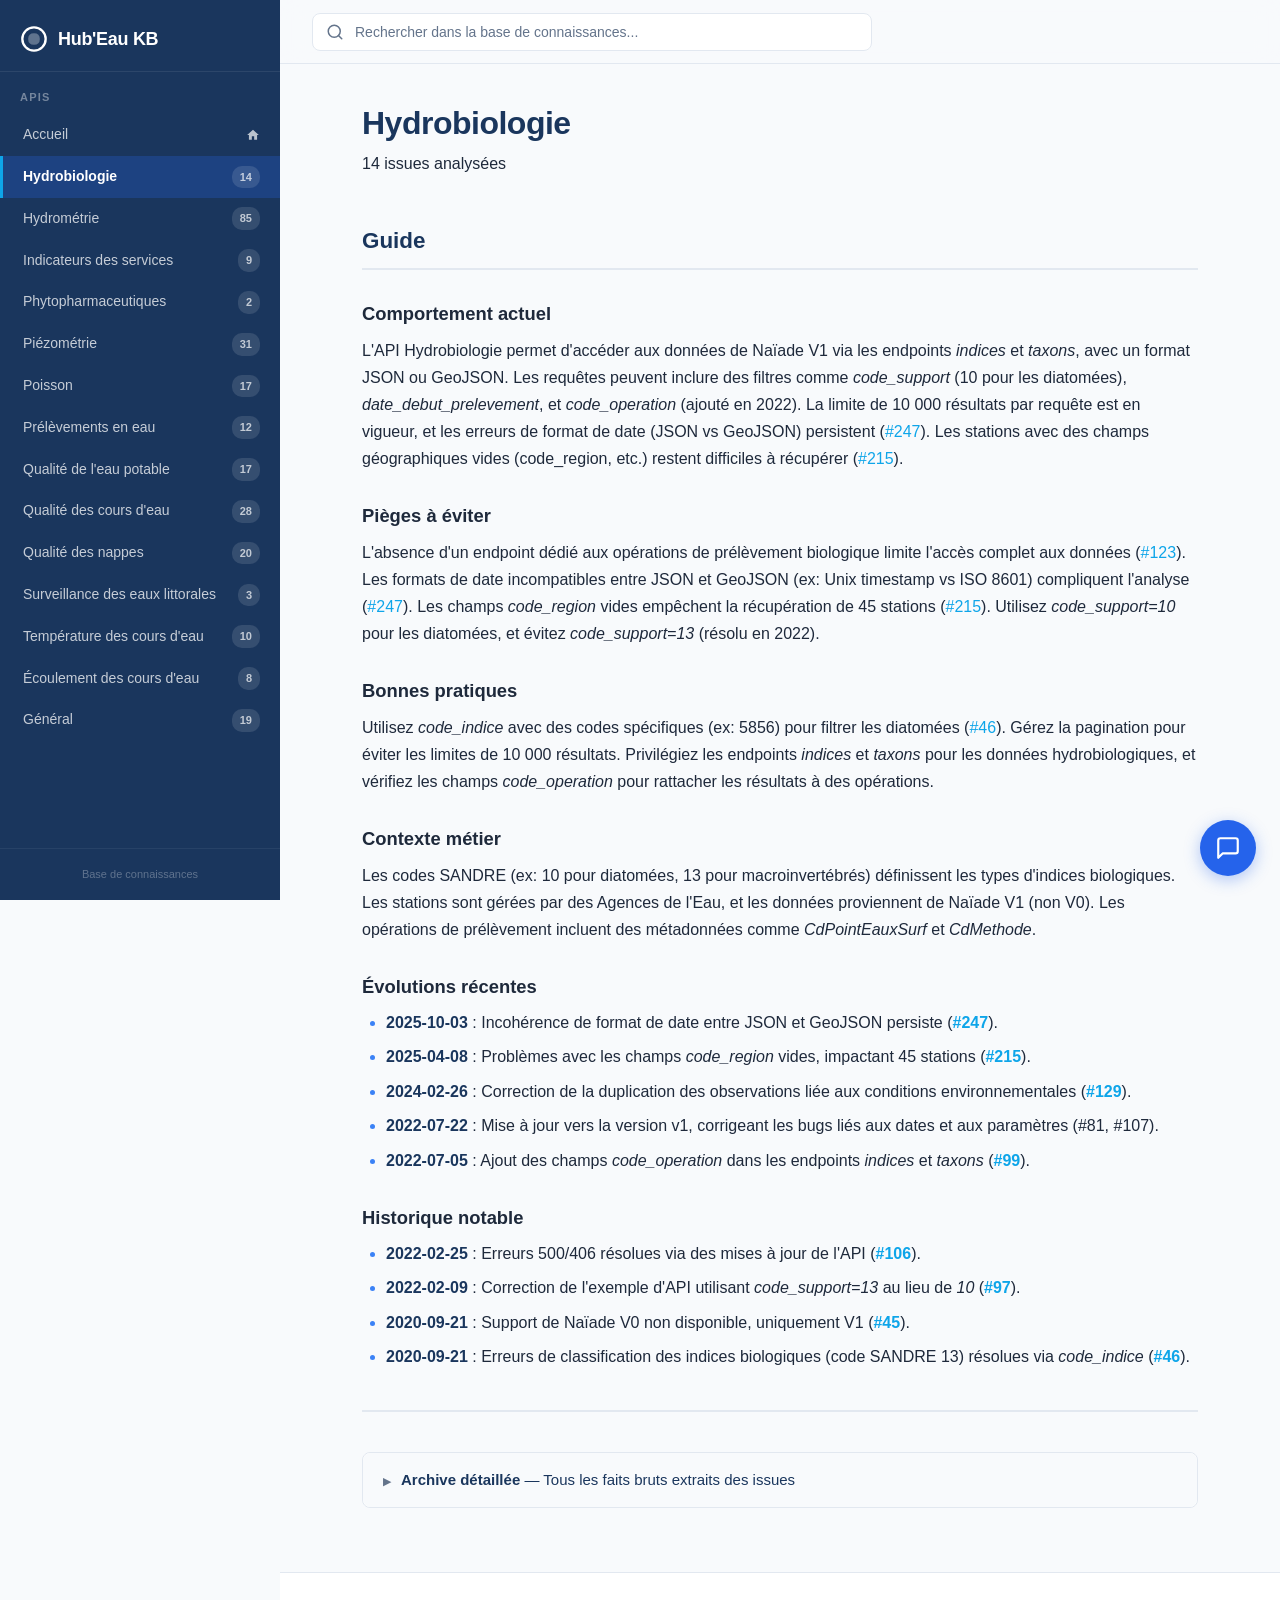
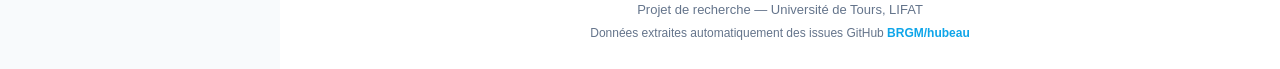
<file: site/hydrobiologie.html>
<!DOCTYPE html>
<html lang="fr">
<head>
    <meta charset="UTF-8">
    <meta name="viewport" content="width=device-width, initial-scale=1.0">
    <title>Hydrobiologie — Hub'Eau Knowledge Base</title>
    <link rel="stylesheet" href="style.css">
</head>
<body>
    <!-- Mobile hamburger -->
    <button class="hamburger" id="hamburger" aria-label="Ouvrir le menu">
        <span></span><span></span><span></span>
    </button>

    <!-- Sidebar overlay for mobile -->
    <div class="sidebar-overlay" id="sidebarOverlay"></div>

    <!-- Sidebar -->
    <nav class="sidebar" id="sidebar">
        <div class="sidebar-header">
            <a href="index.html" class="sidebar-logo">
                <svg width="28" height="28" viewBox="0 0 24 24" fill="none" stroke="currentColor" stroke-width="2" stroke-linecap="round" stroke-linejoin="round">
                    <path d="M12 2C6.48 2 2 6.48 2 12s4.48 10 10 10 10-4.48 10-10S17.52 2 12 2z"/>
                    <path d="M8 12c0-2 1-4 4-4s4 2 4 4-1 4-4 4-4-2-4-4z" fill="currentColor" opacity="0.3"/>
                </svg>
                <span>Hub'Eau KB</span>
            </a>
        </div>
        <div class="sidebar-section-title">APIs</div>
        <div class="sidebar-links">
            <a href="index.html">
                <span class="api-name">Accueil</span>
                <span class="issue-count home-icon">
                    <svg width="14" height="14" viewBox="0 0 24 24" fill="currentColor"><path d="M10 20v-6h4v6h5v-8h3L12 3 2 12h3v8z"/></svg>
                </span>
            </a>
            <a href="hydrobiologie.html" class="active"><span class="api-name">Hydrobiologie</span><span class="issue-count">14</span></a>
<a href="hydrometrie.html"><span class="api-name">Hydrométrie</span><span class="issue-count">85</span></a>
<a href="indicateurs_services.html"><span class="api-name">Indicateurs des services</span><span class="issue-count">9</span></a>
<a href="phytopharmaceutiques.html"><span class="api-name">Phytopharmaceutiques</span><span class="issue-count">2</span></a>
<a href="piezometrie.html"><span class="api-name">Piézométrie</span><span class="issue-count">31</span></a>
<a href="poisson.html"><span class="api-name">Poisson</span><span class="issue-count">17</span></a>
<a href="prelevements.html"><span class="api-name">Prélèvements en eau</span><span class="issue-count">12</span></a>
<a href="qualite_eau_potable.html"><span class="api-name">Qualité de l'eau potable</span><span class="issue-count">17</span></a>
<a href="qualite_cours_eau.html"><span class="api-name">Qualité des cours d'eau</span><span class="issue-count">28</span></a>
<a href="qualite_nappes.html"><span class="api-name">Qualité des nappes</span><span class="issue-count">20</span></a>
<a href="eaux_littorales.html"><span class="api-name">Surveillance des eaux littorales</span><span class="issue-count">3</span></a>
<a href="temperature.html"><span class="api-name">Température des cours d'eau</span><span class="issue-count">10</span></a>
<a href="ecoulement.html"><span class="api-name">Écoulement des cours d'eau</span><span class="issue-count">8</span></a>
<a href="general.html"><span class="api-name">Général</span><span class="issue-count">19</span></a>
        </div>
        <div class="sidebar-footer-text">
            Base de connaissances
        </div>
    </nav>

    <!-- Main content -->
    <main class="main">
        <div class="topbar">
            <div class="search-container">
                <svg class="search-icon" width="18" height="18" viewBox="0 0 24 24" fill="none" stroke="currentColor" stroke-width="2" stroke-linecap="round" stroke-linejoin="round">
                    <circle cx="11" cy="11" r="8"/><line x1="21" y1="21" x2="16.65" y2="16.65"/>
                </svg>
                <input type="text" id="searchInput" placeholder="Rechercher dans la base de connaissances..." autocomplete="off">
                <div class="search-results" id="searchResults"></div>
            </div>
        </div>

        <article class="content">
            <h1 id="hydrobiologie">Hydrobiologie</h1>
<blockquote>
<p>14 issues analysées</p>
</blockquote>
<h2 id="guide">Guide</h2>
<h3 id="comportement-actuel">Comportement actuel</h3>
<p>L'API Hydrobiologie permet d'accéder aux données de Naïade V1 via les endpoints <em>indices</em> et <em>taxons</em>, avec un format JSON ou GeoJSON. Les requêtes peuvent inclure des filtres comme <em>code_support</em> (10 pour les diatomées), <em>date_debut_prelevement</em>, et <em>code_operation</em> (ajouté en 2022). La limite de 10 000 résultats par requête est en vigueur, et les erreurs de format de date (JSON vs GeoJSON) persistent (<a href="https://github.com/BRGM/hubeau/issues/247">#247</a>). Les stations avec des champs géographiques vides (code_region, etc.) restent difficiles à récupérer (<a href="https://github.com/BRGM/hubeau/issues/215">#215</a>).  </p>
<h3 id="pièges-à-éviter">Pièges à éviter</h3>
<p>L'absence d'un endpoint dédié aux opérations de prélèvement biologique limite l'accès complet aux données (<a href="https://github.com/BRGM/hubeau/issues/123">#123</a>). Les formats de date incompatibles entre JSON et GeoJSON (ex: Unix timestamp vs ISO 8601) compliquent l'analyse (<a href="https://github.com/BRGM/hubeau/issues/247">#247</a>). Les champs <em>code_region</em> vides empêchent la récupération de 45 stations (<a href="https://github.com/BRGM/hubeau/issues/215">#215</a>). Utilisez <em>code_support=10</em> pour les diatomées, et évitez <em>code_support=13</em> (résolu en 2022).  </p>
<h3 id="bonnes-pratiques">Bonnes pratiques</h3>
<p>Utilisez <em>code_indice</em> avec des codes spécifiques (ex: 5856) pour filtrer les diatomées (<a href="https://github.com/BRGM/hubeau/issues/46">#46</a>). Gérez la pagination pour éviter les limites de 10 000 résultats. Privilégiez les endpoints <em>indices</em> et <em>taxons</em> pour les données hydrobiologiques, et vérifiez les champs <em>code_operation</em> pour rattacher les résultats à des opérations.  </p>
<h3 id="contexte-métier">Contexte métier</h3>
<p>Les codes SANDRE (ex: 10 pour diatomées, 13 pour macroinvertébrés) définissent les types d'indices biologiques. Les stations sont gérées par des Agences de l'Eau, et les données proviennent de Naïade V1 (non V0). Les opérations de prélèvement incluent des métadonnées comme <em>CdPointEauxSurf</em> et <em>CdMethode</em>.  </p>
<h3 id="évolutions-récentes">Évolutions récentes</h3>
<ul>
<li><strong>2025-10-03</strong> : Incohérence de format de date entre JSON et GeoJSON persiste (<a href="https://github.com/BRGM/hubeau/issues/247">#247</a>).  </li>
<li><strong>2025-04-08</strong> : Problèmes avec les champs <em>code_region</em> vides, impactant 45 stations (<a href="https://github.com/BRGM/hubeau/issues/215">#215</a>).  </li>
<li><strong>2024-02-26</strong> : Correction de la duplication des observations liée aux conditions environnementales (<a href="https://github.com/BRGM/hubeau/issues/129">#129</a>).  </li>
<li><strong>2022-07-22</strong> : Mise à jour vers la version v1, corrigeant les bugs liés aux dates et aux paramètres (#81, #107).  </li>
<li><strong>2022-07-05</strong> : Ajout des champs <em>code_operation</em> dans les endpoints <em>indices</em> et <em>taxons</em> (<a href="https://github.com/BRGM/hubeau/issues/99">#99</a>).  </li>
</ul>
<h3 id="historique-notable">Historique notable</h3>
<ul>
<li><strong>2022-02-25</strong> : Erreurs 500/406 résolues via des mises à jour de l'API (<a href="https://github.com/BRGM/hubeau/issues/106">#106</a>).  </li>
<li><strong>2022-02-09</strong> : Correction de l'exemple d'API utilisant <em>code_support=13</em> au lieu de <em>10</em> (<a href="https://github.com/BRGM/hubeau/issues/97">#97</a>).  </li>
<li><strong>2020-09-21</strong> : Support de Naïade V0 non disponible, uniquement V1 (<a href="https://github.com/BRGM/hubeau/issues/45">#45</a>).  </li>
<li><strong>2020-09-21</strong> : Erreurs de classification des indices biologiques (code SANDRE 13) résolues via <em>code_indice</em> (<a href="https://github.com/BRGM/hubeau/issues/46">#46</a>).</li>
</ul>
<hr />
<details>
<p><summary><strong>Archive détaillée</strong> — Tous les faits bruts extraits des issues</summary></p>
<h3 id="faits-actuels">Faits actuels</h3>
<ul>
<li>L'API Hydrobiologie ne prend pas en charge les données de Naïade V0, uniquement celles de Naïade V1. (<a href="https://github.com/BRGM/hubeau/issues/45">#45</a>)</li>
<li>Les données de Naïade V0 sont intégrées progressivement dans Naïade V1 via des transmissions d'Agences de l'Eau. (<a href="https://github.com/BRGM/hubeau/issues/45">#45</a>)</li>
<li>Les données hydrobiologiques hors poisson de Naïade V0 sont disponibles en format brut sur le site dédié, mais non accessibles via l'API Hub'Eau actuelle. (<a href="https://github.com/BRGM/hubeau/issues/45">#45</a>)</li>
<li>La requête avec code_support=13 renvoie des indices invertébrés au lieu des diatomées en raison d'erreurs dans les données sources. (<a href="https://github.com/BRGM/hubeau/issues/46">#46</a>)</li>
<li>Le paramètre code_support=10 doit être utilisé pour les diatomées, mais des erreurs de classification persistent dans ~10% des données. (<a href="https://github.com/BRGM/hubeau/issues/46">#46</a>)</li>
<li>Les données sources transmises à Naïades contiennent des erreurs de classification des indices biologiques selon le code SANDRE. (<a href="https://github.com/BRGM/hubeau/issues/46">#46</a>)</li>
<li>Le code SANDRE 13 (diatomées) est mal attribué à certains indices invertébrés, affectant environ 10% des données. (<a href="https://github.com/BRGM/hubeau/issues/46">#46</a>)</li>
<li>Les informations sur les opérations sont actuellement accessibles via l'endpoint 'taxons', mais un endpoint dédié 'Opérations' est proposé pour une meilleure logique d'exposition des données. (<a href="https://github.com/BRGM/hubeau/issues/98">#98</a>)</li>
<li>Les données environnementales et les informations sur les opérations sont nécessaires pour des calculs comme l'I2M2 à partir des listes faunistiques de l'IBG-DCE. (<a href="https://github.com/BRGM/hubeau/issues/98">#98</a>)</li>
<li>Le champ 'RefOperationPrelBio' permet d'associer de manière unique des résultats biologiques ou des listes taxonomiques à une opération spécifique, même si plusieurs opérations ont lieu sur la même station au même jour. (<a href="https://github.com/BRGM/hubeau/issues/99">#99</a>)</li>
<li>L'API 'Qualité des cours d'eau' ne renvoie pas de données pour des stations configurées pour d'autres types de mesure (ex: hydrobiologie). (<a href="https://github.com/BRGM/hubeau/issues/105">#105</a>)</li>
<li>Les stations listées ne sont pas associées à la qualité des cours d'eau dans le système de données. (<a href="https://github.com/BRGM/hubeau/issues/105">#105</a>)</li>
<li>Les stations du code postal 34 (Hérault) mentionnées sont dédiées à des mesures hydrobiologiques et non à la qualité des cours d'eau. (<a href="https://github.com/BRGM/hubeau/issues/105">#105</a>)</li>
<li>L'API Hydrobiologie renvoie des erreurs 500 (Internal Server Error) et 406 (Not Acceptable) lors de requêtes spécifiques. (<a href="https://github.com/BRGM/hubeau/issues/106">#106</a>)</li>
<li>Les erreurs sont récurrentes mais temporaires, avec une récupération spontanée après quelques minutes/heures. (<a href="https://github.com/BRGM/hubeau/issues/106">#106</a>)</li>
<li>L'API Hydrobiologie ne dispose pas d'un endpoint dédié aux opérations de prélèvement biologique, contrairement à l'API Qualité des cours d'eau. (<a href="https://github.com/BRGM/hubeau/issues/123">#123</a>)</li>
<li>Les utilisateurs ont besoin des champs liés aux opérations de prélèvement (CdPointEauxSurf, CdMethode, etc.) pour rattacher les résultats biologiques à des opérations spécifiques. (<a href="https://github.com/BRGM/hubeau/issues/123">#123</a>)</li>
<li>L'évolution de l'API pour créer un endpoint 'operations' est planifiée dans la feuille de route 2025-2026 mais n'est pas encore réalisée. (<a href="https://github.com/BRGM/hubeau/issues/123">#123</a>)</li>
<li>Les données sur les macrophytes présentaient des quadruplets, mais cette vérification n'était pas approfondie. (<a href="https://github.com/BRGM/hubeau/issues/129">#129</a>)</li>
<li>L'API Hydrobiologie ne permet pas actuellement de filtrer les résultats avec des champs de code_region vides (ou null) via une requête spécifique. (<a href="https://github.com/BRGM/hubeau/issues/215">#215</a>)</li>
<li>Le seuil de 20560 résultats par requête force les utilisateurs à utiliser des boucles géographiques (codes région/département), mais cela manque 46 stations en raison de champs vides. (<a href="https://github.com/BRGM/hubeau/issues/215">#215</a>)</li>
<li>45 stations ont des champs code_region, code_département, code_commune vides, avec des géolocalisations variables (y compris en dehors de la France). (<a href="https://github.com/BRGM/hubeau/issues/215">#215</a>)</li>
<li>Certaines stations sont situées dans des communes disparues suite à des fusions administratives. (<a href="https://github.com/BRGM/hubeau/issues/215">#215</a>)</li>
<li>L'API Hydrobiologie retourne des dates de prélèvement dans des formats incompatibles selon le format de sortie (json vs geojson). (<a href="https://github.com/BRGM/hubeau/issues/247">#247</a>)</li>
<li>Le format geojson utilise un timestamp Unix en millisecondes pour les dates (ex: 1732060800000) alors que le format json utilise ISO 8601 (ex: 2024-11-20T00:00:00Z). (<a href="https://github.com/BRGM/hubeau/issues/247">#247</a>)</li>
<li>Pour l'endpoint 'indices', le format geojson utilise une date simplifiée (ex: 2024-11-15) sans indication d'heure, contrairement au format json qui inclut l'heure (ex: 2024-11-15T00:00:00Z). (<a href="https://github.com/BRGM/hubeau/issues/247">#247</a>)</li>
</ul>
<h3 id="historique-des-problèmes-résolus">Historique des problèmes résolus</h3>
<ul>
<li>~~Un contournement consiste à filtrer via code_indice avec des codes spécifiques (ex: 5856, 1022, etc.) pour obtenir uniquement les indices diatomiques valides. (<a href="https://github.com/BRGM/hubeau/issues/46">#46</a>)~~</li>
<li>~~L'API Hydrobiologie présentait un bug lors de la requête avec des paramètres de dates (date_debut_prelevement ou date_fin_prelevement), entraînant un 'Internal server error'. (<a href="https://github.com/BRGM/hubeau/issues/81">#81</a>)~~</li>
<li>~~La version v1 de l'API a corrigé ce bug et permet désormais de récupérer des données avec des paramètres de dates sans erreur serveur. (<a href="https://github.com/BRGM/hubeau/issues/81">#81</a>)~~</li>
<li>~~L'exemple de l'API hydrobio utilisait incorrectement le code support 13 au lieu de 10 pour les diatomées. (<a href="https://github.com/BRGM/hubeau/issues/97">#97</a>)~~</li>
<li>~~Le code support 10 correspond aux diatomées, tandis que le code support 13 concerne les macroinvertébrés. (<a href="https://github.com/BRGM/hubeau/issues/97">#97</a>)~~</li>
<li>~~L'API Hydrobiologie ajoutera les champs 'code_banque_reference' et 'code_operation' dans les réponses des endpoints 'indices' et 'taxons' lors de la mise à jour en v1 en juillet 2022. (<a href="https://github.com/BRGM/hubeau/issues/99">#99</a>)~~</li>
<li>~~Ces nouveaux champs seront requêtables via l'API. (<a href="https://github.com/BRGM/hubeau/issues/99">#99</a>)~~</li>
<li>~~La version bêta de l'API Hydrobiologie ne supportait pas correctement le paramètre 'date_debut_prelevement', entraînant un 'Internal server error'. (<a href="https://github.com/BRGM/hubeau/issues/107">#107</a>)~~</li>
<li>~~La mise à jour vers la version v1 de l'API a corrigé ce problème, permettant désormais la filtration des données par date de prélèvement. (<a href="https://github.com/BRGM/hubeau/issues/107">#107</a>)~~</li>
<li>~~La limite maximale de résultats renvoyés par l'API hydrobiologie est de 10 000 enregistrements, non 20 000 comme indiqué dans la documentation initiale. (<a href="https://github.com/BRGM/hubeau/issues/109">#109</a>)~~</li>
<li>~~Le champ <em>code_operation_prelevement</em> a été ajouté aux endpoints 'indices' et 'taxons' de l'API Hydrobiologie. (<a href="https://github.com/BRGM/hubeau/issues/123">#123</a>)~~</li>
<li>~~L'API Hydrobiologie dupliquait les enregistrements lorsqu'il existait des conditions environnementales associées aux prélèvements. (<a href="https://github.com/BRGM/hubeau/issues/129">#129</a>)~~</li>
<li>~~La duplication entraînait des totaux incorrects (ex. : 13 anguilles affichés comme 26). (<a href="https://github.com/BRGM/hubeau/issues/129">#129</a>)~~</li>
<li>~~La base de données Aspe contenait des effectifs corrects, mais l'API dupliquait les résultats pour certains prélèvements. (<a href="https://github.com/BRGM/hubeau/issues/129">#129</a>)~~</li>
</ul>
<h3 id="issues-sources">Issues sources</h3>
<ul>
<li><strong>#45</strong> [API HYDROBIOLOGIE]_données Naïades V0 (2020-09-21) — L'API Hydrobiologie de Hub'Eau ne supporte pas encore les données de Naïade V0, qui restent accessibles uniquement via le site web dédié.</li>
<li><strong>#46</strong> [API HYDROBIOLOGIE]_requête non fonctionnelle (2020-09-21) — L'API Hydrobiologie retourne des résultats incorrects pour les diatomées (code_support=13) en raison d'erreurs de classification dans les données sources, avec un contournement via le paramètre code_indice.</li>
<li><strong>#81</strong> [API Hydrobiologie] Erreur lorsqu'une date de fin ou un de début de prélèvement est indiquée (2022-07-22) — L'API Hydrobiologie a corrigé un bug lié aux paramètres de dates de prélèvement, résolu avec la mise à jour vers la version v1.</li>
<li><strong>#97</strong> [hydrobio] coquille dans un des exemples (2022-02-09) — L'issue a corrigé une erreur dans l'exemple de l'API hydrobio concernant le code SANDRE pour les diatomées.</li>
<li><strong>#98</strong> [API-Hydrobiologie] Export des conditions environnementales et des informations sur les opérations (2022-02-09) — L'issue souligne la nécessité d'accéder via l'API Hydrobiologie aux données environnementales et aux informations sur les opérations, actuellement partiellement disponibles via l'endpoint 'taxons'.</li>
<li><strong>#99</strong> [API-Hydrobiologie] Ajouter la référence de l'opération aux exports (2022-07-05) — L'API Hydrobiologie intègrera un champ de référence d'opération pour permettre une identification précise des prélèvements, même en cas de redondance temporelle et spatiale.</li>
<li><strong>#105</strong> Non remontée des données "Qualité des cours d'eau" pour un ensemble de stations dans le 34 (2022-03-09) — Les stations listées dans l'issue ne fournissent pas de données de qualité des cours d'eau car elles sont configurées pour d'autres types de mesures comme l'hydrobiologie.</li>
<li><strong>#106</strong> [API Hydrobiologie] Erreurs 500 / 406 dans les réponses de l'API (2022-02-25) — L'API Hydrobiologie de Hub'Eau présente des problèmes récurrents de disponibilité et de compatibilité des formats de réponse (JSON/CSV).</li>
<li><strong>#107</strong> [API Hydrobiologie] pb de date dans l'url (2022-07-22) — L'API Hydrobiologie a corrigé un bug empêchant la filtration des données par date de prélèvement, désormais fonctionnelle en version v1.</li>
<li><strong>#109</strong> [API hydrobiologie] profondeur d'accès aux résultats (2022-07-05) — L'API hydrobiologie a une limite technique de 10 000 enregistrements par requête, corrigée dans la documentation après identification d'une incohérence.</li>
<li><strong>#123</strong> [API Hydrobiologie] ajout de champs présents sous Naïades (2026-02-18) — L'API Hydrobiologie manque de champs et d'un endpoint dédié pour gérer les opérations de prélèvement biologique, bloquant l'utilisation complète des données par les utilisateurs.</li>
<li><strong>#129</strong> [API Hydrobiologie] observations dupliquées pour endpoint « taxons » (2024-02-26) — L'API Hydrobiologie dupliquait certaines observations en raison de conditions environnementales associées, mais cette anomalie a été corrigée dans une mise à jour récente.</li>
<li><strong>#215</strong> [API Hydrobiologie] champs code_region vides (2025-04-08) — L'API Hydrobiologie présente des lacunes dans la gestion des champs géographiques vides, impactant la récupération complète des stations.</li>
<li><strong>#247</strong> [API Hydrobiologie] Inconsistence du format de date_prelevement selon le format json/geojson (2025-10-03) — L'API Hydrobiologie présente une incohérence de format de dates entre les formats json et geojson, impactant la consistance des données hydrobiologiques.</li>
</ul>
</details>
        </article>

        <footer class="footer">
            <p>Projet de recherche &mdash; Universit&eacute; de Tours, LIFAT</p>
            <p class="footer-sub">Donn&eacute;es extraites automatiquement des issues GitHub <a href="https://github.com/BRGM/hubeau">BRGM/hubeau</a></p>
        </footer>
    </main>

    <!-- Chatbot toggle button -->
    <button class="chatbot-toggle" id="chatbotToggle" aria-label="Ouvrir le chatbot">
        <svg width="26" height="26" viewBox="0 0 24 24" fill="none" stroke="currentColor" stroke-width="2" stroke-linecap="round" stroke-linejoin="round">
            <path d="M21 15a2 2 0 0 1-2 2H7l-4 4V5a2 2 0 0 1 2-2h14a2 2 0 0 1 2 2z"/>
        </svg>
    </button>

    <!-- Chatbot panel -->
    <div class="chatbot-panel" id="chatbotPanel">
        <div class="chatbot-header">
            <div class="chatbot-header-title">
                <svg width="18" height="18" viewBox="0 0 24 24" fill="none" stroke="currentColor" stroke-width="2"><path d="M21 15a2 2 0 0 1-2 2H7l-4 4V5a2 2 0 0 1 2-2h14a2 2 0 0 1 2 2z"/></svg>
                Hub'Eau Assistant
            </div>
            <div class="chatbot-header-actions">
                <button class="chatbot-clear" id="chatbotClear" title="Effacer la conversation">
                    <svg width="16" height="16" viewBox="0 0 24 24" fill="none" stroke="currentColor" stroke-width="2" stroke-linecap="round" stroke-linejoin="round"><polyline points="3 6 5 6 21 6"/><path d="M19 6v14a2 2 0 0 1-2 2H7a2 2 0 0 1-2-2V6m3 0V4a2 2 0 0 1 2-2h4a2 2 0 0 1 2 2v2"/></svg>
                </button>
                <button class="chatbot-close" id="chatbotClose">&times;</button>
            </div>
        </div>
        <div class="chatbot-messages" id="chatbotMessages">
            <div class="chat-msg chat-msg-bot">
                <div class="chat-bubble">Bonjour ! Posez-moi une question sur les APIs Hub'Eau. Je cherche dans la base de connaissances pour vous r&eacute;pondre.</div>
            </div>
        </div>
        <div class="chatbot-status" id="chatbotStatus" style="display:none;"></div>
        <div class="chatbot-input-area">
            <input type="text" id="chatbotInput" placeholder="Posez votre question..." autocomplete="off">
            <button class="chatbot-send" id="chatbotSend">Envoyer</button>
        </div>
    </div>

    <script src="search.js"></script>
    <script src="chatbot.js"></script>
    <script>
        // Hamburger menu toggle
        const hamburger = document.getElementById('hamburger');
        const sidebar = document.getElementById('sidebar');
        const overlay = document.getElementById('sidebarOverlay');
        hamburger.addEventListener('click', () => {
            sidebar.classList.toggle('open');
            overlay.classList.toggle('open');
            hamburger.classList.toggle('open');
        });
        overlay.addEventListener('click', () => {
            sidebar.classList.remove('open');
            overlay.classList.remove('open');
            hamburger.classList.remove('open');
        });
    </script>
</body>
</html>
</file>
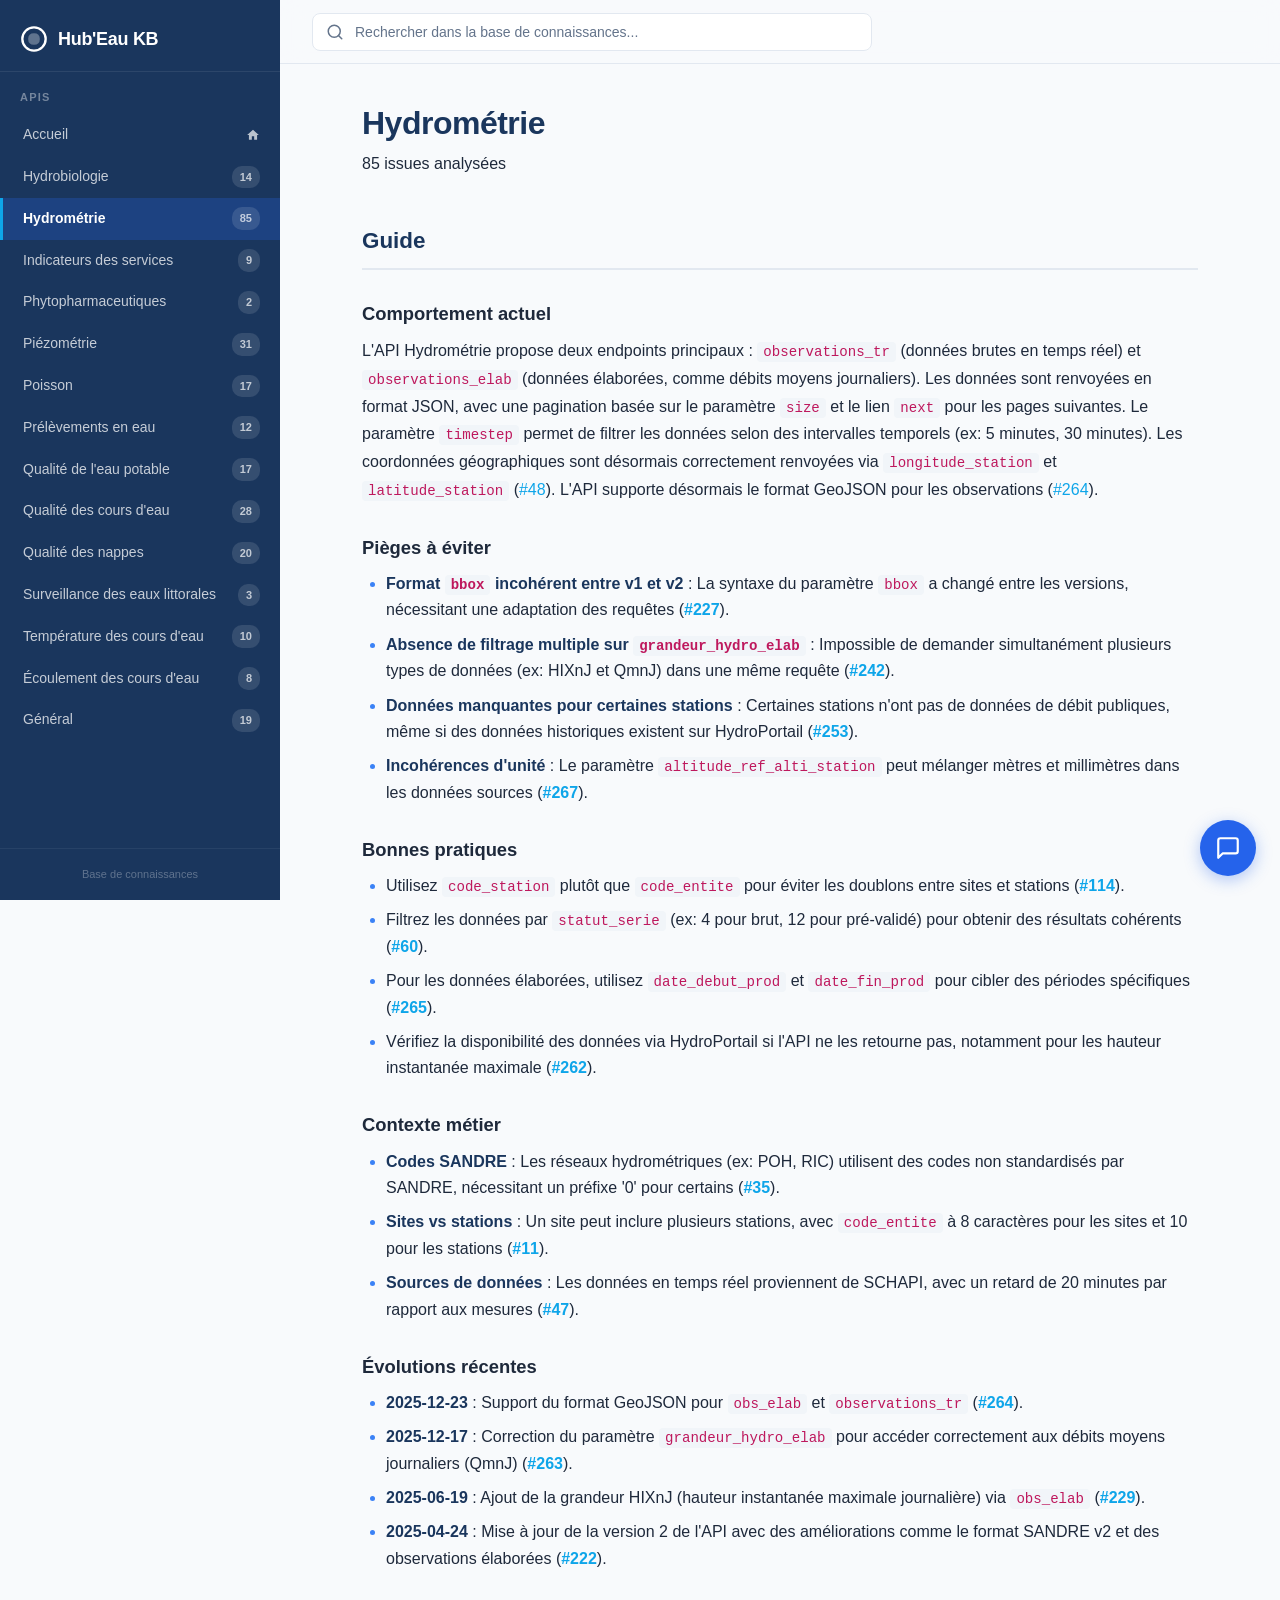
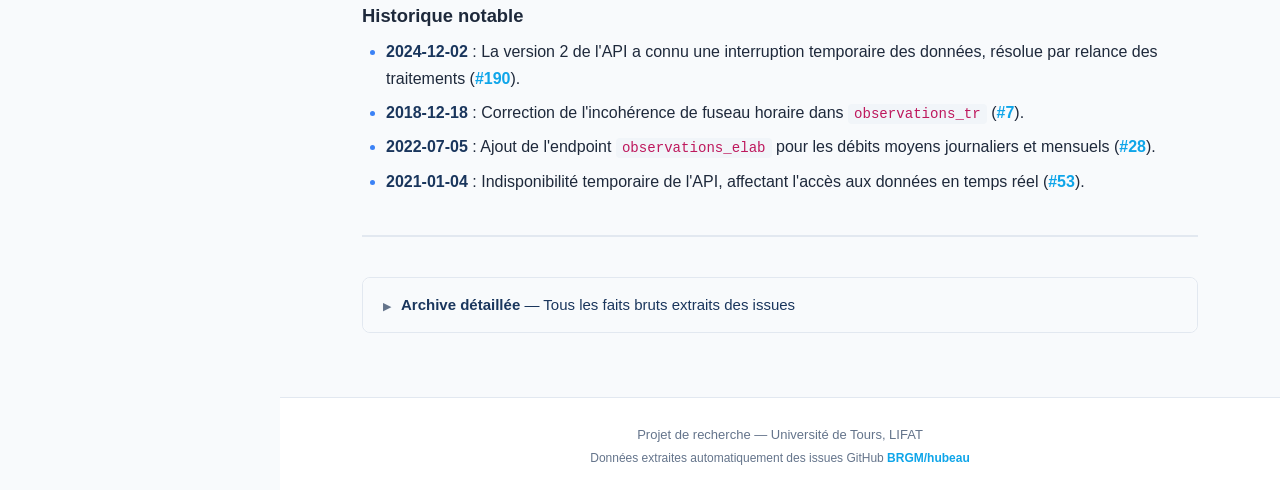
<file: site/hydrometrie.html>
<!DOCTYPE html>
<html lang="fr">
<head>
    <meta charset="UTF-8">
    <meta name="viewport" content="width=device-width, initial-scale=1.0">
    <title>Hydrométrie — Hub'Eau Knowledge Base</title>
    <link rel="stylesheet" href="style.css">
</head>
<body>
    <!-- Mobile hamburger -->
    <button class="hamburger" id="hamburger" aria-label="Ouvrir le menu">
        <span></span><span></span><span></span>
    </button>

    <!-- Sidebar overlay for mobile -->
    <div class="sidebar-overlay" id="sidebarOverlay"></div>

    <!-- Sidebar -->
    <nav class="sidebar" id="sidebar">
        <div class="sidebar-header">
            <a href="index.html" class="sidebar-logo">
                <svg width="28" height="28" viewBox="0 0 24 24" fill="none" stroke="currentColor" stroke-width="2" stroke-linecap="round" stroke-linejoin="round">
                    <path d="M12 2C6.48 2 2 6.48 2 12s4.48 10 10 10 10-4.48 10-10S17.52 2 12 2z"/>
                    <path d="M8 12c0-2 1-4 4-4s4 2 4 4-1 4-4 4-4-2-4-4z" fill="currentColor" opacity="0.3"/>
                </svg>
                <span>Hub'Eau KB</span>
            </a>
        </div>
        <div class="sidebar-section-title">APIs</div>
        <div class="sidebar-links">
            <a href="index.html">
                <span class="api-name">Accueil</span>
                <span class="issue-count home-icon">
                    <svg width="14" height="14" viewBox="0 0 24 24" fill="currentColor"><path d="M10 20v-6h4v6h5v-8h3L12 3 2 12h3v8z"/></svg>
                </span>
            </a>
            <a href="hydrobiologie.html"><span class="api-name">Hydrobiologie</span><span class="issue-count">14</span></a>
<a href="hydrometrie.html" class="active"><span class="api-name">Hydrométrie</span><span class="issue-count">85</span></a>
<a href="indicateurs_services.html"><span class="api-name">Indicateurs des services</span><span class="issue-count">9</span></a>
<a href="phytopharmaceutiques.html"><span class="api-name">Phytopharmaceutiques</span><span class="issue-count">2</span></a>
<a href="piezometrie.html"><span class="api-name">Piézométrie</span><span class="issue-count">31</span></a>
<a href="poisson.html"><span class="api-name">Poisson</span><span class="issue-count">17</span></a>
<a href="prelevements.html"><span class="api-name">Prélèvements en eau</span><span class="issue-count">12</span></a>
<a href="qualite_eau_potable.html"><span class="api-name">Qualité de l'eau potable</span><span class="issue-count">17</span></a>
<a href="qualite_cours_eau.html"><span class="api-name">Qualité des cours d'eau</span><span class="issue-count">28</span></a>
<a href="qualite_nappes.html"><span class="api-name">Qualité des nappes</span><span class="issue-count">20</span></a>
<a href="eaux_littorales.html"><span class="api-name">Surveillance des eaux littorales</span><span class="issue-count">3</span></a>
<a href="temperature.html"><span class="api-name">Température des cours d'eau</span><span class="issue-count">10</span></a>
<a href="ecoulement.html"><span class="api-name">Écoulement des cours d'eau</span><span class="issue-count">8</span></a>
<a href="general.html"><span class="api-name">Général</span><span class="issue-count">19</span></a>
        </div>
        <div class="sidebar-footer-text">
            Base de connaissances
        </div>
    </nav>

    <!-- Main content -->
    <main class="main">
        <div class="topbar">
            <div class="search-container">
                <svg class="search-icon" width="18" height="18" viewBox="0 0 24 24" fill="none" stroke="currentColor" stroke-width="2" stroke-linecap="round" stroke-linejoin="round">
                    <circle cx="11" cy="11" r="8"/><line x1="21" y1="21" x2="16.65" y2="16.65"/>
                </svg>
                <input type="text" id="searchInput" placeholder="Rechercher dans la base de connaissances..." autocomplete="off">
                <div class="search-results" id="searchResults"></div>
            </div>
        </div>

        <article class="content">
            <h1 id="hydrométrie">Hydrométrie</h1>
<blockquote>
<p>85 issues analysées</p>
</blockquote>
<h2 id="guide">Guide</h2>
<h3 id="comportement-actuel">Comportement actuel</h3>
<p>L'API Hydrométrie propose deux endpoints principaux : <code>observations_tr</code> (données brutes en temps réel) et <code>observations_elab</code> (données élaborées, comme débits moyens journaliers). Les données sont renvoyées en format JSON, avec une pagination basée sur le paramètre <code>size</code> et le lien <code>next</code> pour les pages suivantes. Le paramètre <code>timestep</code> permet de filtrer les données selon des intervalles temporels (ex: 5 minutes, 30 minutes). Les coordonnées géographiques sont désormais correctement renvoyées via <code>longitude_station</code> et <code>latitude_station</code> (<a href="https://github.com/BRGM/hubeau/issues/48">#48</a>). L'API supporte désormais le format GeoJSON pour les observations (<a href="https://github.com/BRGM/hubeau/issues/264">#264</a>).</p>
<h3 id="pièges-à-éviter">Pièges à éviter</h3>
<ul>
<li><strong>Format <code>bbox</code> incohérent entre v1 et v2</strong> : La syntaxe du paramètre <code>bbox</code> a changé entre les versions, nécessitant une adaptation des requêtes (<a href="https://github.com/BRGM/hubeau/issues/227">#227</a>).  </li>
<li><strong>Absence de filtrage multiple sur <code>grandeur_hydro_elab</code></strong> : Impossible de demander simultanément plusieurs types de données (ex: HIXnJ et QmnJ) dans une même requête (<a href="https://github.com/BRGM/hubeau/issues/242">#242</a>).  </li>
<li><strong>Données manquantes pour certaines stations</strong> : Certaines stations n'ont pas de données de débit publiques, même si des données historiques existent sur HydroPortail (<a href="https://github.com/BRGM/hubeau/issues/253">#253</a>).  </li>
<li><strong>Incohérences d'unité</strong> : Le paramètre <code>altitude_ref_alti_station</code> peut mélanger mètres et millimètres dans les données sources (<a href="https://github.com/BRGM/hubeau/issues/267">#267</a>).  </li>
</ul>
<h3 id="bonnes-pratiques">Bonnes pratiques</h3>
<ul>
<li>Utilisez <code>code_station</code> plutôt que <code>code_entite</code> pour éviter les doublons entre sites et stations (<a href="https://github.com/BRGM/hubeau/issues/114">#114</a>).  </li>
<li>Filtrez les données par <code>statut_serie</code> (ex: 4 pour brut, 12 pour pré-validé) pour obtenir des résultats cohérents (<a href="https://github.com/BRGM/hubeau/issues/60">#60</a>).  </li>
<li>Pour les données élaborées, utilisez <code>date_debut_prod</code> et <code>date_fin_prod</code> pour cibler des périodes spécifiques (<a href="https://github.com/BRGM/hubeau/issues/265">#265</a>).  </li>
<li>Vérifiez la disponibilité des données via HydroPortail si l'API ne les retourne pas, notamment pour les hauteur instantanée maximale (<a href="https://github.com/BRGM/hubeau/issues/262">#262</a>).  </li>
</ul>
<h3 id="contexte-métier">Contexte métier</h3>
<ul>
<li><strong>Codes SANDRE</strong> : Les réseaux hydrométriques (ex: POH, RIC) utilisent des codes non standardisés par SANDRE, nécessitant un préfixe '0' pour certains (<a href="https://github.com/BRGM/hubeau/issues/35">#35</a>).  </li>
<li><strong>Sites vs stations</strong> : Un site peut inclure plusieurs stations, avec <code>code_entite</code> à 8 caractères pour les sites et 10 pour les stations (<a href="https://github.com/BRGM/hubeau/issues/11">#11</a>).  </li>
<li><strong>Sources de données</strong> : Les données en temps réel proviennent de SCHAPI, avec un retard de 20 minutes par rapport aux mesures (<a href="https://github.com/BRGM/hubeau/issues/47">#47</a>).  </li>
</ul>
<h3 id="évolutions-récentes">Évolutions récentes</h3>
<ul>
<li><strong>2025-12-23</strong> : Support du format GeoJSON pour <code>obs_elab</code> et <code>observations_tr</code> (<a href="https://github.com/BRGM/hubeau/issues/264">#264</a>).  </li>
<li><strong>2025-12-17</strong> : Correction du paramètre <code>grandeur_hydro_elab</code> pour accéder correctement aux débits moyens journaliers (QmnJ) (<a href="https://github.com/BRGM/hubeau/issues/263">#263</a>).  </li>
<li><strong>2025-06-19</strong> : Ajout de la grandeur HIXnJ (hauteur instantanée maximale journalière) via <code>obs_elab</code> (<a href="https://github.com/BRGM/hubeau/issues/229">#229</a>).  </li>
<li><strong>2025-04-24</strong> : Mise à jour de la version 2 de l'API avec des améliorations comme le format SANDRE v2 et des observations élaborées (<a href="https://github.com/BRGM/hubeau/issues/222">#222</a>).  </li>
</ul>
<h3 id="historique-notable">Historique notable</h3>
<ul>
<li><strong>2024-12-02</strong> : La version 2 de l'API a connu une interruption temporaire des données, résolue par relance des traitements (<a href="https://github.com/BRGM/hubeau/issues/190">#190</a>).  </li>
<li><strong>2018-12-18</strong> : Correction de l'incohérence de fuseau horaire dans <code>observations_tr</code> (<a href="https://github.com/BRGM/hubeau/issues/7">#7</a>).  </li>
<li><strong>2022-07-05</strong> : Ajout de l'endpoint <code>observations_elab</code> pour les débits moyens journaliers et mensuels (<a href="https://github.com/BRGM/hubeau/issues/28">#28</a>).  </li>
<li><strong>2021-01-04</strong> : Indisponibilité temporaire de l'API, affectant l'accès aux données en temps réel (<a href="https://github.com/BRGM/hubeau/issues/53">#53</a>).</li>
</ul>
<hr />
<details>
<p><summary><strong>Archive détaillée</strong> — Tous les faits bruts extraits des issues</summary></p>
<h3 id="faits-actuels">Faits actuels</h3>
<ul>
<li>La requête avec code_entite=A0610050* retourne des enregistrements avec code_station=null car code_entite correspond à la fois aux sites (8 caractères) et aux stations (10 caractères). (<a href="https://github.com/BRGM/hubeau/issues/11">#11</a>)</li>
<li>L'API ne permet pas de filtrer explicitement entre les données de site et les données de station dans les requêtes actuelles. (<a href="https://github.com/BRGM/hubeau/issues/11">#11</a>)</li>
<li>Un site hydrométrique peut être composé de plusieurs stations, mais un code_entite avec 8 caractères (ex: A0610050) correspond à un site, tandis qu'un code_entite avec 10 caractères (ex: A061005051) correspond à une station. (<a href="https://github.com/BRGM/hubeau/issues/11">#11</a>)</li>
<li>Les données de débit agrégées au niveau du site peuvent avoir code_station=null, contrairement aux stations individuelles qui ont un code complet. (<a href="https://github.com/BRGM/hubeau/issues/11">#11</a>)</li>
<li>La documentation Swagger de l'API Hydrométrie ne peut pas être accédée via un navigateur en raison d'un bug dans le composant springfox, qui ne transmet pas le content-type correctement. (<a href="https://github.com/BRGM/hubeau/issues/16">#16</a>)</li>
<li>Pour accéder à la documentation Swagger depuis une application, il faut spécifier l'en-tête 'Accept' avec la valeur 'application/json;charset=utf-8,<em>/</em>'. (<a href="https://github.com/BRGM/hubeau/issues/16">#16</a>)</li>
<li>Le paramètre 'timestep' sélectionne une valeur toutes les 'timestep' minutes sans moyennage, limité à 60 minutes. (<a href="https://github.com/BRGM/hubeau/issues/28">#28</a>)</li>
<li>Les utilisateurs doivent assimiler les données observées pour corriger les modèles hydrologiques, nécessitant des débits journaliers précis. (<a href="https://github.com/BRGM/hubeau/issues/28">#28</a>)</li>
<li>Les codes de réseaux commençant par POH ou RIC ne sont pas encore standardisés par SANDRE. (<a href="https://github.com/BRGM/hubeau/issues/35">#35</a>)</li>
<li>Les codes des réseaux SANDRE doivent être précédés d'un '0' (exemple : 0100000009 au lieu de 100000009). (<a href="https://github.com/BRGM/hubeau/issues/35">#35</a>)</li>
<li>Les réseaux POH et RIC sont spécifiques à l'hydrométrie et à la prévision des crues (Vigicrues). (<a href="https://github.com/BRGM/hubeau/issues/35">#35</a>)</li>
<li>L'API Hydro peut renvoyer une erreur 500 après plusieurs appels successifs utilisant l'attribut 'next' pour la pagination. (<a href="https://github.com/BRGM/hubeau/issues/36">#36</a>)</li>
<li>Le problème persiste même avec des paramètres 'size' réduits (ex: 100) et sans délai entre les requêtes. (<a href="https://github.com/BRGM/hubeau/issues/36">#36</a>)</li>
<li>L'utilisation du mode 'a' dans fopen() permet l'ajout de données au fichier existant, ce qui n'efface pas le contenu précédent contrairement à l'attente de l'utilisateur. (<a href="https://github.com/BRGM/hubeau/issues/40">#40</a>)</li>
<li>Pour chaque couple site/date-heure ou station/date-heure, les données de hauteur (H) et de débit (Q) sont souvent mutuellement exclusives (seulement l'une ou l'autre est disponible). (<a href="https://github.com/BRGM/hubeau/issues/41">#41</a>)</li>
<li>L'API Hydrométrie met à jour les données par 'paquets' avec un retard de 20 minutes par rapport aux mesures toutes les 10 minutes. (<a href="https://github.com/BRGM/hubeau/issues/47">#47</a>)</li>
<li>L'API utilise la même source de données que le site Vigicrues (données Temps Réel du SCHAPI), donc elle ne peut pas fournir de données plus récentes que ce dernier. (<a href="https://github.com/BRGM/hubeau/issues/47">#47</a>)</li>
<li>La fréquence d'actualisation des données n'est pas documentée explicitement dans l'API. (<a href="https://github.com/BRGM/hubeau/issues/47">#47</a>)</li>
<li>Les données de hauteur du cours d'eau de la Loire à Nantes sont collectées toutes les 10 minutes mais ne sont pas toujours disponibles en temps réel sur l'API. (<a href="https://github.com/BRGM/hubeau/issues/47">#47</a>)</li>
<li>Des tests sont en cours sur l'endpoint 'observations_tr' pour évaluer l'extension de la profondeur des données à 2-3 mois. (<a href="https://github.com/BRGM/hubeau/issues/55">#55</a>)</li>
<li>Les données historiques de la banque Hydro sont accessibles via http://hydro.eaufrance.fr/ mais nécessitent un compte et une procédure peu conviviale. (<a href="https://github.com/BRGM/hubeau/issues/55">#55</a>)</li>
<li>Les utilisateurs ont exprimé un besoin critique pour des données historiques pour des études comme la prévision des niveaux d'eau ou le rejeu de crises. (<a href="https://github.com/BRGM/hubeau/issues/55">#55</a>)</li>
<li>Le SCHAPI rencontre des difficultés techniques pour mettre à disposition l'ensemble des données historiques. (<a href="https://github.com/BRGM/hubeau/issues/55">#55</a>)</li>
<li>Avant la version 2, il était impossible de filtrer les données par 'statut_serie' dans l'API. (<a href="https://github.com/BRGM/hubeau/issues/60">#60</a>)</li>
<li>Les données corrigées ou expertisées ont un 'statut_serie' différent (8, 12, 16) par rapport aux données brutes (4). (<a href="https://github.com/BRGM/hubeau/issues/60">#60</a>)</li>
<li>L'API Hydrométrie renvoie des doublons lorsqu'un code_entite correspond à un code_site, car elle inclut à la fois les données du site (code_station = null) et celles des stations associées. (<a href="https://github.com/BRGM/hubeau/issues/73">#73</a>)</li>
<li>Le paramètre code_entite peut désigner à la fois un site (code_site) ou une station (code_station), ce qui influence la granularité des données renvoyées. (<a href="https://github.com/BRGM/hubeau/issues/73">#73</a>)</li>
<li>L'API Hydrométrie renvoie un 'Internal server error' lors de requêtes spécifiques (ex: code_departement=10), avec un comportement intermittent lié à la redémarrage du service. (<a href="https://github.com/BRGM/hubeau/issues/85">#85</a>)</li>
<li>L'API peut être instable en raison des opérations de maintenance en cours (<a href="https://github.com/BRGM/hubeau/issues/86">#86</a>)</li>
<li>Le comblement des données pour les hauteurs est en cours (<a href="https://github.com/BRGM/hubeau/issues/86">#86</a>)</li>
<li>Le cluster Solr (responsable de l'indexation des données) a connu des plantages lors de la mise à jour de la version v5 à v8. (<a href="https://github.com/BRGM/hubeau/issues/94">#94</a>)</li>
<li>Le serveur hébergeant l'API a nécessité une augmentation significative de la RAM pour éviter les plantages. (<a href="https://github.com/BRGM/hubeau/issues/94">#94</a>)</li>
<li>L'API retourne des données avec différents statuts (ex: 4 pour 'brute', 12 pour 'pré-validée') au même pas de temps, entraînant des doublons. (<a href="https://github.com/BRGM/hubeau/issues/95">#95</a>)</li>
<li>Les données pré-validées remplacent les séries de validité inférieure, mais doivent être traitées séparément pour éviter des incohérences. (<a href="https://github.com/BRGM/hubeau/issues/95">#95</a>)</li>
<li>Les utilisateurs doivent filtrer les données par code de validité pour obtenir des résultats cohérents, notamment en temps réel. (<a href="https://github.com/BRGM/hubeau/issues/95">#95</a>)</li>
<li>Les wildcards * ne sont pas systématiquement implémentés dans les champs de recherche de l'API Surveillance des eaux littorales, notamment pour le paramètre libelle_lieusurv. (<a href="https://github.com/BRGM/hubeau/issues/101">#101</a>)</li>
<li>Les wildcards * sont disponibles dans certains champs de type code de l'API Hydrométrie (ex. codes entités). (<a href="https://github.com/BRGM/hubeau/issues/101">#101</a>)</li>
<li>L'API Hydrométrie a connu des erreurs 500 (Internal Server Error) intermittentes entre avril et juin 2022, affectant plusieurs endpoints comme /sites, /stations et /observations_tr. (<a href="https://github.com/BRGM/hubeau/issues/112">#112</a>)</li>
<li>Le champ 'en_service' dans le référentiel ne garantit pas la présence de données en temps réel (<a href="https://github.com/BRGM/hubeau/issues/114">#114</a>)</li>
<li>Les stations peuvent être en service sans avoir de données en temps réel disponibles dans observations_tr (<a href="https://github.com/BRGM/hubeau/issues/114">#114</a>)</li>
<li>Les données d'observations élaborées (hydro_elab) sont réinitialisées deux fois par jour (8h45 et 23h45) par Hub'Eau. (<a href="https://github.com/BRGM/hubeau/issues/118">#118</a>)</li>
<li>Les données temps réel (hydro_tr) peuvent ne pas refléter les corrections si les sources ne les tagguent pas explicitement comme telles. (<a href="https://github.com/BRGM/hubeau/issues/118">#118</a>)</li>
<li>L'API Hydrométrie renvoie une erreur 500 lors de la requête sur l'endpoint '/referentiel/stations' avec des paramètres spécifiques. (<a href="https://github.com/BRGM/hubeau/issues/126">#126</a>)</li>
<li>La construction des URLs pour les requêtes multiples a changé : les codes de station sont maintenant répétés comme paramètres distincts (ex: code_station=K1&amp;code_station=K2) au lieu d'être séparés par des virgules (ex: code_station=K1,K2). (<a href="https://github.com/BRGM/hubeau/issues/126">#126</a>)</li>
<li>Le changement de format d'URL pour les requêtes multiples pourrait être une cause de l'erreur 500 persistante. (<a href="https://github.com/BRGM/hubeau/issues/126">#126</a>)</li>
<li>L'API Piézométrie ne permet pas de filtrer les données par date de mise à jour, obligeant à télécharger l'intégralité des données à chaque synchronisation (<a href="https://github.com/BRGM/hubeau/issues/131">#131</a>)</li>
<li>L'API Hydrométrie dispose d'un champ 'date de production' mais ne permet pas de filtrer les requêtes sur cette date (<a href="https://github.com/BRGM/hubeau/issues/131">#131</a>)</li>
<li>Les utilisateurs doivent régulièrement télécharger l'intégralité des données piezométriques pour rester à jour, ce qui est inefficace (<a href="https://github.com/BRGM/hubeau/issues/131">#131</a>)</li>
<li>La fonctionnalité de filtrage par date de mise à jour est demandée pour optimiser la synchronisation des données (<a href="https://github.com/BRGM/hubeau/issues/131">#131</a>)</li>
<li>Les débits moyens mensuels (QmM) sont systématiquement datés au 1er de chaque mois, contrairement aux débits moyens journaliers (QmJ) qui portent sur la date de la journée concernée. (<a href="https://github.com/BRGM/hubeau/issues/133">#133</a>)</li>
<li>Le package R 'hubeau' permet de requêter 10 des 12 APIs Hub'Eau via une syntaxe standardisée (<code>get_[API]_[Operation]</code>) (<a href="https://github.com/BRGM/hubeau/issues/137">#137</a>)</li>
<li>Le package est disponible sur CRAN et GitHub, avec une documentation incluant des exemples et une vignette (<a href="https://github.com/BRGM/hubeau/issues/137">#137</a>)</li>
<li>L'OFB DR Normandie utilise le package pour générer des rapports mensuels sur l'écoulement des cours d'eau en Bretagne (<a href="https://github.com/BRGM/hubeau/issues/137">#137</a>)</li>
<li>Une vignette illustre l'utilisation de l'API 'Écoulement' avec des cartes et graphiques synthétiques (<a href="https://github.com/BRGM/hubeau/issues/137">#137</a>)</li>
<li>Des anomalies similaires (valeurs négatives, sauts brusques) ont été détectées sur d'autres stations, probablement liées à des erreurs de traitement des données (<a href="https://github.com/BRGM/hubeau/issues/138">#138</a>)</li>
<li>D'autres stations présentent des transitions abruptes de débits (ex: 63 → 7405 l/s) et des débits négatifs qualifiés de 'douteux' (<a href="https://github.com/BRGM/hubeau/issues/138">#138</a>)</li>
<li>Les données Hydroportail et Hubeau présentent des écarts de valeurs pour la même station mais dans la même ordre de grandeur (<a href="https://github.com/BRGM/hubeau/issues/138">#138</a>)</li>
<li>L'API Hydrométrie ne permet pas de sélectionner automatiquement une station en se basant sur le calendrier HydroPortail. L'utilisateur doit spécifier manuellement le code de la station souhaitée. (<a href="https://github.com/BRGM/hubeau/issues/150">#150</a>)</li>
<li>Un site peut être associé à plusieurs stations simultanément (ex. : A116003002 et A116003004), et le calendrier HydroPortail indique quelle station est active à une période donnée. (<a href="https://github.com/BRGM/hubeau/issues/150">#150</a>)</li>
<li>Le calendrier HydroPortail n'est pas accessible via l'API Hub'Eau. Les utilisateurs doivent consulter séparément le calendrier pour déterminer quelle station utiliser. (<a href="https://github.com/BRGM/hubeau/issues/150">#150</a>)</li>
<li>Aucun mécanisme de surveillance en temps réel du statut de la plateforme n'est disponible actuellement. (<a href="https://github.com/BRGM/hubeau/issues/153">#153</a>)</li>
<li>L'endpoint XML pour 'observations_tr' fonctionne avec l'URL fournie, mais un problème de console empêche le rendu correct des messages d'erreur. (<a href="https://github.com/BRGM/hubeau/issues/157">#157</a>)</li>
<li>L'endpoint 'obs_elab' de l'API Hydrométrie ne retourne que des données de débit (QmJ et QmM), pas de hauteur d'eau. (<a href="https://github.com/BRGM/hubeau/issues/161">#161</a>)</li>
<li>L'endpoint 'observations_tr' permet d'accéder à des données de hauteur, mais uniquement pour les 30 derniers jours. (<a href="https://github.com/BRGM/hubeau/issues/161">#161</a>)</li>
<li>La station H227000102 dispose d'observations de hauteur d'eau récentes (y compris aujourd'hui) accessibles via le Hydroportail. (<a href="https://github.com/BRGM/hubeau/issues/161">#161</a>)</li>
<li>Les données de hauteur antérieures à 30 jours ne sont pas accessibles via l'API Hydrométrie et nécessitent le Hydroportail. (<a href="https://github.com/BRGM/hubeau/issues/161">#161</a>)</li>
<li>L'API retourne des coordonnées longitude/latitude inversées pour certaines stations lorsque les données sources utilisent le code_projection = 31 (WGS84). (<a href="https://github.com/BRGM/hubeau/issues/162">#162</a>)</li>
<li>Les altitudes sont fournies dans des unités non uniformisées (mètres ou millimètres) sans correction de l'API. (<a href="https://github.com/BRGM/hubeau/issues/162">#162</a>)</li>
<li>18 stations hydrométriques ont leurs coordonnées longitude/latitude inversées dans les données de l'API. (<a href="https://github.com/BRGM/hubeau/issues/162">#162</a>)</li>
<li>Les altitudes des stations sont exprimées de manière incohérente (mètres vs millimètres) dans les données sources. (<a href="https://github.com/BRGM/hubeau/issues/162">#162</a>)</li>
<li>La fermeture de Hydroreel n'a pas affecté la disponibilité des données via l'API Hydrométrie, qui est déjà utilisée comme source principale. (<a href="https://github.com/BRGM/hubeau/issues/168">#168</a>)</li>
<li>Le serveur de l'API Hydrométrie ne prend pas en charge les requêtes HTTP 'range', ce qui empêche l'utilisation de certaines méthodes d'accès direct aux données (comme via DuckDB). (<a href="https://github.com/BRGM/hubeau/issues/170">#170</a>)</li>
<li>DuckDB nécessite que les serveurs acceptent les requêtes 'range' pour interroger des flux CSV distants de manière optimisée. (<a href="https://github.com/BRGM/hubeau/issues/170">#170</a>)</li>
<li>Les fichiers retournés par l'API Hydrométrie sont limités à 4 Mo (20 000 enregistrements), ce qui permet un téléchargement local direct. (<a href="https://github.com/BRGM/hubeau/issues/170">#170</a>)</li>
<li>L'API Hydrométrie ne prévoit pas, à court ou moyen terme, l'intégration de fonctions statistiques (comme les fiches de synthèse) dans ses services. (<a href="https://github.com/BRGM/hubeau/issues/171">#171</a>)</li>
<li>Les utilisateurs doivent remplacer 'v1' par 'v2' dans les URLs et ajuster les paramètres pour s'adapter à la nouvelle version (<a href="https://github.com/BRGM/hubeau/issues/190">#190</a>)</li>
<li>Le champ 'qmj' a été renommé en 'qmnj' dans la version 2 (<a href="https://github.com/BRGM/hubeau/issues/190">#190</a>)</li>
<li>La version 2 intègre des améliorations comme le format Sandre v2, des observations élaborées et des libellés complémentaires (<a href="https://github.com/BRGM/hubeau/issues/190">#190</a>)</li>
<li>La version 1 reste disponible jusqu'en avril 2025 (<a href="https://github.com/BRGM/hubeau/issues/190">#190</a>)</li>
<li>L'API Hydrométrie présente des interruptions de connexion SSL à 01:00 UTC, entraînant une absence temporaire de données. (<a href="https://github.com/BRGM/hubeau/issues/196">#196</a>)</li>
<li>La station U121504001 (Ignon) est particulièrement concernée par les coupures de données. (<a href="https://github.com/BRGM/hubeau/issues/196">#196</a>)</li>
<li>Les requêtes sans paramètre de date récupèrent l'ensemble des données de la station, ce qui peut inclure des périodes non disponibles. (<a href="https://github.com/BRGM/hubeau/issues/196">#196</a>)</li>
<li>La version 1 de l'API Hydrométrie reste disponible et n'a pas subi de coupure. (<a href="https://github.com/BRGM/hubeau/issues/202">#202</a>)</li>
<li>La version 1 de l'API Hydrométrie sera décommissariée le 30 avril 2025, mais peut être utilisée en complément jusqu'à cette date. (<a href="https://github.com/BRGM/hubeau/issues/202">#202</a>)</li>
<li>Le projet SUBLIM utilise les données hydrologiques de l'API Hub'Eau pour simuler les débits des cours d'eau et les niveaux piézométriques via des réseaux de neurones artificiels. (<a href="https://github.com/BRGM/hubeau/issues/203">#203</a>)</li>
<li>Le service SUBLIM intègre des données météorologiques historiques (ERA5) et prévisionnelles (CEP/ECMWF 0.25°) en complément des données Hub'Eau. (<a href="https://github.com/BRGM/hubeau/issues/203">#203</a>)</li>
<li>L'endpoint <em>obs_elab</em> ne prend pas en charge la récupération de hauteurs (H) actuellement, uniquement QmnJ et QmM. (<a href="https://github.com/BRGM/hubeau/issues/206">#206</a>)</li>
<li>Les données horaires (QmnH) ne sont pas disponibles via <em>obs_elab</em> et nécessitent l'utilisation de <em>observations_tr</em> avec des limitations de densité et de disponibilité. (<a href="https://github.com/BRGM/hubeau/issues/206">#206</a>)</li>
<li>Un accès à des données plus anciennes et détaillées est possible via la base PhyC sur https://data.ofb.fr, mise à jour trimestriellement. (<a href="https://github.com/BRGM/hubeau/issues/206">#206</a>)</li>
<li>Les hauteurs instantanées maximales (HIXnJ/HIXM) et débits instantanés (QIXnJ/QIXM/QINnJ/QINM) sont en cours de déploiement pour l'API Hydrométrie, prévues pour le premier trimestre 2025. (<a href="https://github.com/BRGM/hubeau/issues/206">#206</a>)</li>
<li>La base PhyC contient des données historiques détaillées, mais avec une mise à jour limitée à trois mois. (<a href="https://github.com/BRGM/hubeau/issues/206">#206</a>)</li>
<li>Certains sites sont associés à plusieurs codes géographiques (région, département, commune) en raison de leur localisation sur des frontières administratives. (<a href="https://github.com/BRGM/hubeau/issues/209">#209</a>)</li>
<li>Seulement 3 sites ont des codes régionnels multiples, 16 des codes départementaux multiples, et 212 des codes communaux multiples, révélant une rareté des stations situées sur des frontières administratives. (<a href="https://github.com/BRGM/hubeau/issues/209">#209</a>)</li>
<li>Les données de la v2 sont alimentées à partir de sources distinctes de la v1, ce qui peut expliquer des écarts de disponibilité ou de synchronisation. (<a href="https://github.com/BRGM/hubeau/issues/213">#213</a>)</li>
<li>La v1 de l'API Hydrométrie sera mise hors ligne en avril 2025 (<a href="https://github.com/BRGM/hubeau/issues/216">#216</a>)</li>
<li>La version 1 de l'API Hydrométrie est arrêtée et remplacée par la version 2 depuis fin avril 2025. (<a href="https://github.com/BRGM/hubeau/issues/222">#222</a>)</li>
<li>Les utilisateurs doivent mettre à jour leurs URLs en remplaçant 'v1' par 'v2' pour accéder aux données. (<a href="https://github.com/BRGM/hubeau/issues/222">#222</a>)</li>
<li>La version 2 intègre des améliorations comme le format Sandre v2, des libellés complémentaires et des observations élaborées. (<a href="https://github.com/BRGM/hubeau/issues/222">#222</a>)</li>
<li>L'API Vigicrues est une alternative limitée, ne couvrant pas toutes les stations et tronquant les données de débit à 0.1 m³/s. (<a href="https://github.com/BRGM/hubeau/issues/224">#224</a>)</li>
<li>La syntaxe du paramètre 'bbox' a changé entre la v1 et la v2 de l'API Hydrométrie. La v1 accepte une chaîne de caractères avec des coordonnées séparées par des virgules (ex: '1.6,47.79,1.8,47.99'), tandis que la v2 exige la répétition du paramètre 'bbox' pour chaque valeur (ex: 'bbox=1.6194&amp;bbox=47.7965&amp;bbox=2.1910&amp;bbox=47.9988') (<a href="https://github.com/BRGM/hubeau/issues/227">#227</a>)</li>
<li>L'API Hydrométrie ne fournit pas accès aux débits caractéristiques (Qmod, Q2, Q5, etc.) issus des fiches de synthèse. (<a href="https://github.com/BRGM/hubeau/issues/238">#238</a>)</li>
<li>Les débits caractéristiques sont disponibles dans les fiches de synthèse (toutes eaux, basses eaux, hautes eaux) mais ne sont pas exposés par l'API Hydrométrie. (<a href="https://github.com/BRGM/hubeau/issues/238">#238</a>)</li>
<li>Les données de la station V1318239 sur HydroPortail sont à jour, mais l'API ne les transmettait pas en temps réel. (<a href="https://github.com/BRGM/hubeau/issues/239">#239</a>)</li>
<li>La station F700000103 présentait également une absence de mise à jour des données depuis le 4 juillet 2025. (<a href="https://github.com/BRGM/hubeau/issues/239">#239</a>)</li>
<li>La bibliothèque Débi’Clic utilise l’API Hub’Eau pour accéder aux données hydrologiques en temps réel. (<a href="https://github.com/BRGM/hubeau/issues/240">#240</a>)</li>
<li>L’intégration de Débi’Clic nécessite une simple ligne de code JavaScript. (<a href="https://github.com/BRGM/hubeau/issues/240">#240</a>)</li>
<li>La bibliothèque est open source sous licence AGPL 3.0 avec une documentation complète disponible sur GitHub. (<a href="https://github.com/BRGM/hubeau/issues/240">#240</a>)</li>
<li>Débi’Clic permet d’accéder aux données de hauteur d’eau, débit instantané et débit moyen journalier via l’Hydroportail. (<a href="https://github.com/BRGM/hubeau/issues/240">#240</a>)</li>
<li>Les utilisateurs peuvent personnaliser les stations affichées, les couleurs des marqueurs et la période des graphiques. (<a href="https://github.com/BRGM/hubeau/issues/240">#240</a>)</li>
<li>L'API Hydrométrie ne permet actuellement pas de filtrer sur plusieurs valeurs de grandeur_hydro_elab dans une même requête. (<a href="https://github.com/BRGM/hubeau/issues/242">#242</a>)</li>
<li>Les utilisateurs expriment un besoin fonctionnel pour interroger simultanément plusieurs grandeurs hydrologiques élaborées (ex: HIXnJ, QmnJ) via un paramètre unique. (<a href="https://github.com/BRGM/hubeau/issues/242">#242</a>)</li>
<li>L'API Hydrométrie retourne correctement les valeurs négatives de débit (Q&lt;0) telles que fournies par les sources de données. (<a href="https://github.com/BRGM/hubeau/issues/243">#243</a>)</li>
<li>Des débits négatifs peuvent survenir en raison de phénomènes hydrologiques comme les crues inversant le sens du débit (ex. crue de la Loire remontant dans la Maine à Angers). (<a href="https://github.com/BRGM/hubeau/issues/243">#243</a>)</li>
<li>La date_obs renvoyée par l'API Hydrométrie ne varie pas pour les observations d'une même période, souvent égale à date_debut_serie ou date_fin_serie, ce qui rompt la série temporelle. (<a href="https://github.com/BRGM/hubeau/issues/245">#245</a>)</li>
<li>L'API ne retourne pas de données pour certaines stations (ex. W102000102) lorsqu'aucune donnée n'est disponible (ex. pour les débits Q après 02/07/2025). (<a href="https://github.com/BRGM/hubeau/issues/245">#245</a>)</li>
<li>Le paramètre code_entite est utilisé pour filtrer les stations, mais code_station est uniquement présent dans les résultats. (<a href="https://github.com/BRGM/hubeau/issues/245">#245</a>)</li>
<li>Certaines stations n'ont pas de données de débit (Q) disponibles, uniquement des données de hauteur (H). (<a href="https://github.com/BRGM/hubeau/issues/245">#245</a>)</li>
<li>La disponibilité des données varie selon les stations et les paramètres de requête (ex. absence de données Q pour W102000102 après 02/07/2025). (<a href="https://github.com/BRGM/hubeau/issues/245">#245</a>)</li>
<li>L'API ne réalise pas d'imports complets périodiques de la base PHyC, uniquement des mises à jour incrémentielles basées sur les dates d'ajout/modification des données. (<a href="https://github.com/BRGM/hubeau/issues/253">#253</a>)</li>
<li>Les restrictions de publication (ex: droit 'hauteur publique') empêchent l'accès aux données de débit via l'API, même si des données historiques existent sur Hydroportail. (<a href="https://github.com/BRGM/hubeau/issues/253">#253</a>)</li>
<li>Les données de débit de F359000103 sont équivalentes à celles de F3580004 (L'Yonne à Pont-sur-Yonne), mais celles-ci ne sont pas accessibles via l'API. (<a href="https://github.com/BRGM/hubeau/issues/253">#253</a>)</li>
<li>L'API Hydrométrie ne fournit pas la grandeur 'Hauteur moyenne journalière'. (<a href="https://github.com/BRGM/hubeau/issues/262">#262</a>)</li>
<li>La 'Hauteur moyenne journalière' est disponible via HydroPortail. (<a href="https://github.com/BRGM/hubeau/issues/262">#262</a>)</li>
<li>Les codes de grandeur hydrologique (ex: QmnJ) décrivent des types de calculs spécifiques (ex: débit moyen journalier), et leur utilisation incorrecte peut mener à des résultats incohérents. (<a href="https://github.com/BRGM/hubeau/issues/263">#263</a>)</li>
<li>L'API Hydrométrie propose désormais un format GeoJSON pour les endpoints 'obs_elab' et 'observations_tr'. (<a href="https://github.com/BRGM/hubeau/issues/264">#264</a>)</li>
<li>Les données hydrométriques peuvent être accessibles en format géospatial (GeoJSON) pour une utilisation dans des applications cartographiques. (<a href="https://github.com/BRGM/hubeau/issues/264">#264</a>)</li>
<li>L'API Hydrométrie permet désormais de filtrer les observations élaborées par leur date d'intégration via les paramètres 'date_debut_prod' et 'date_fin_prod'. (<a href="https://github.com/BRGM/hubeau/issues/265">#265</a>)</li>
<li>Des recalculs côté PHyC ou rechargements massifs côté Hub'eau peuvent modifier la date de production des données, entraînant des mises à jour de cette date. (<a href="https://github.com/BRGM/hubeau/issues/265">#265</a>)</li>
<li>La possibilité de filtrer par date d'intégration facilite l'utilisation différentielle du endpoint, utile pour des analyses temporelles ciblées. (<a href="https://github.com/BRGM/hubeau/issues/265">#265</a>)</li>
<li>Le champ <code>altitude_ref_alti_station</code> est documenté en mètres, mais des disparités d'unité (m et mm) existent dans les données sources. (<a href="https://github.com/BRGM/hubeau/issues/267">#267</a>)</li>
<li>L'altitude du zéro de l’échelle altimétrique est censée être exprimée en mètres, mais des incohérences ont été constatées dans les données historiques. (<a href="https://github.com/BRGM/hubeau/issues/267">#267</a>)</li>
<li>L'API Hydrométrie ne renvoie plus aucune valeur depuis 6 heures (<a href="https://github.com/BRGM/hubeau/issues/272">#272</a>)</li>
<li>L'équipe Hub'eau n'a pas réussi à reproduire l'anomalie (<a href="https://github.com/BRGM/hubeau/issues/272">#272</a>)</li>
<li>Des crues sont en cours sur le territoire lors de l'incident (<a href="https://github.com/BRGM/hubeau/issues/272">#272</a>)</li>
</ul>
<h3 id="historique-des-problèmes-résolus">Historique des problèmes résolus</h3>
<ul>
<li>~~L'API 'observations_tr' de l'API Hydrométrie renvoie des dates au format UTC lorsqu'aucun paramètre 'fields' n'est spécifié, et au format fuseau horaire Paris (+02:00) lorsqu'un paramètre 'fields' est utilisé. (<a href="https://github.com/BRGM/hubeau/issues/7">#7</a>)~~</li>
<li>~~L'API observations_tr avait initialement une limite de 20 000 résultats par page, mais cette limite s'applique uniquement par page et non globalement. (<a href="https://github.com/BRGM/hubeau/issues/9">#9</a>)~~</li>
<li>~~Le mécanisme de pagination par curseur contenait un bug lié aux caractères '+' dans les URLs, empêchant certaines requêtes de fonctionner correctement. (<a href="https://github.com/BRGM/hubeau/issues/9">#9</a>)~~</li>
<li>~~Un paramètre 'timestep' a été ajouté aux endpoints observations_tr pour permettre de filtrer les données selon un intervalle temporel spécifique. (<a href="https://github.com/BRGM/hubeau/issues/9">#9</a>)~~</li>
<li>~~Les utilisateurs pouvaient rencontrer des limites de volume de données avec des pas de temps fins (ex: 5 minutes) lors de requêtes massives sur de nombreuses stations. (<a href="https://github.com/BRGM/hubeau/issues/9">#9</a>)~~</li>
<li>~~Le besoin de réduire le volume de données en utilisant des pas de temps plus larges (ex: 30 minutes) a été identifié comme un cas d'usage important. (<a href="https://github.com/BRGM/hubeau/issues/9">#9</a>)~~</li>
<li>~~Le fichier XML de description des services de l'API Hydrométrie contenait initialement une erreur empêchant la génération correcte du client Java via Swagger. (<a href="https://github.com/BRGM/hubeau/issues/13">#13</a>)~~</li>
<li>~~L'API Hydrométrie retourne une propriété 'next' même lorsqu'il n'y a plus de pages suivantes, ce qui peut induire en erreur les utilisateurs de l'API. (<a href="https://github.com/BRGM/hubeau/issues/17">#17</a>)~~</li>
<li>~~Aucune routine existante ne permet de calculer un débit journalier à partir de données à pas de temps variable ou fin. (<a href="https://github.com/BRGM/hubeau/issues/28">#28</a>)~~</li>
<li>~~Un nouvel endpoint 'observations_elaborees' a été mis en place, offrant des débits moyens journaliers (QmJ) et mensuels (QmM). (<a href="https://github.com/BRGM/hubeau/issues/28">#28</a>)~~</li>
<li>~~L'utilisation de &amp; au lieu de &amp; dans les paramètres URL de la requête PHP empêche le bon fonctionnement de la requête API, car les paramètres ne sont pas correctement interprétés par le serveur. (<a href="https://github.com/BRGM/hubeau/issues/40">#40</a>)~~</li>
<li>~~L'API Hydrométrie ne permet pas de retourner simultanément les valeurs de hauteur (H) et de débit (Q) dans des colonnes distinctes pour le même enregistrement. (<a href="https://github.com/BRGM/hubeau/issues/41">#41</a>)~~</li>
<li>~~L'API cours d'eau présentait une erreur lors de la récupération des données pour la station 04204300 avec un paramètre ou l'historique (<a href="https://github.com/BRGM/hubeau/issues/44">#44</a>)~~</li>
<li>~~La station 04204300 a connu des problèmes de disponibilité des données hydrométriques (paramètre/historique) avant la résolution (<a href="https://github.com/BRGM/hubeau/issues/44">#44</a>)~~</li>
<li>~~Le décalage entre la fréquence de collecte et l'actualisation des données est lié au traitement de la source de données (SCHAPI), non à l'API Hub'Eau. (<a href="https://github.com/BRGM/hubeau/issues/47">#47</a>)~~</li>
<li>~~Lors de la requête à l'API Hydrométrie avec le paramètre 'fields', les champs 'longitude_station' et 'latitude_station' retournent des valeurs null malgré leur présence dans les données, mais ce comportement a été corrigé. (<a href="https://github.com/BRGM/hubeau/issues/48">#48</a>)~~</li>
<li>~~L'API Hydrométrie a connu une indisponibilité temporaire le 4 janvier 2021. (<a href="https://github.com/BRGM/hubeau/issues/53">#53</a>)~~</li>
<li>~~L'API Hydrométrie ne permettait initialement pas l'accès aux données historiques au-delà d'un mois. (<a href="https://github.com/BRGM/hubeau/issues/55">#55</a>)~~</li>
<li>~~Un endpoint 'observations_elaborees' a été mis en place pour fournir des débits journaliers et mensuels sur une période longue. (<a href="https://github.com/BRGM/hubeau/issues/55">#55</a>)~~</li>
<li>~~La version 2 de l'API Hydrométrie permet désormais de filtrer les observations temps réel via le paramètre 'code_statut'. (<a href="https://github.com/BRGM/hubeau/issues/60">#60</a>)~~</li>
<li>~~L'API Hydrométrie a renvoyé un 'Internal server error' lors de la récupération des stations du référentiel avec l'endpoint '/api/v1/hydrometrie/referentiel/stations?format=json&amp;size=20' (<a href="https://github.com/BRGM/hubeau/issues/83">#83</a>)~~</li>
<li>~~L'alimentation des données temps réel a été interrompue le 14/12 en raison d'une faille de sécurité majeure (<a href="https://github.com/BRGM/hubeau/issues/86">#86</a>)~~</li>
<li>~~Une procédure manuelle a été mise en œuvre pour combler le trou de données entre le 14/12 et le 17/12 (<a href="https://github.com/BRGM/hubeau/issues/86">#86</a>)~~</li>
<li>~~Le trou de données entre le 14/12 et le 20/12 a été comblé pour les débits (<a href="https://github.com/BRGM/hubeau/issues/86">#86</a>)~~</li>
<li>~~L'API Hydrométrie retourne des valeurs inversées pour les paramètres 'H' (hauteur) et 'Q' (débit) dans l'endpoint /observations_tr. (<a href="https://github.com/BRGM/hubeau/issues/87">#87</a>)~~</li>
<li>~~La station K4000010 semble avoir des données cohérentes avec Vigicrues, ce qui suggère que l'inversion signalée par l'utilisateur pourrait provenir d'une confusion dans l'interprétation des résultats. (<a href="https://github.com/BRGM/hubeau/issues/87">#87</a>)~~</li>
<li>~~L'API Hydrométrie a nécessité le paramètre <code>fields</code> pour éviter une erreur 500, mais ce problème a été résolu. (<a href="https://github.com/BRGM/hubeau/issues/92">#92</a>)~~</li>
<li>~~La modification de l'API pour ne diffuser que les séries de meilleur statut est prévue, ce qui résoudra le problème de doublons. (<a href="https://github.com/BRGM/hubeau/issues/95">#95</a>)~~</li>
<li>~~L'attribut <code>surface_bv</code> dans l'API Hydrométrie fournit la superficie des bassins versants associés aux sites hydrométriques. (<a href="https://github.com/BRGM/hubeau/issues/100">#100</a>)~~</li>
<li>~~La distinction entre un "site" (hydro) et une "station" (hydro) est cruciale : la superficie du bassin versant est associée au site, pas à la station. (<a href="https://github.com/BRGM/hubeau/issues/100">#100</a>)~~</li>
<li>~~L'API Hydrométrie a eu un problème de champ vide pour les données de localisation dans le format CSV. (<a href="https://github.com/BRGM/hubeau/issues/102">#102</a>)~~</li>
<li>~~La confusion entre les paramètres 'stations' et 'site' dans l'URL de l'API a été corrigée. (<a href="https://github.com/BRGM/hubeau/issues/102">#102</a>)~~</li>
<li>~~Les données de localisation pour les sites hydrologiques étaient initialement absentes dans le format CSV. (<a href="https://github.com/BRGM/hubeau/issues/102">#102</a>)~~</li>
<li>~~Les interruptions ont été signalées notamment les weekends et ont nécessité des relances du service par l'équipe technique. (<a href="https://github.com/BRGM/hubeau/issues/112">#112</a>)~~</li>
<li>~~L'endpoint observations_tr utilise le paramètre code_entite, pas code_station, pour récupérer les données (<a href="https://github.com/BRGM/hubeau/issues/114">#114</a>)~~</li>
<li>~~L'API 'hydro_elab' n'a pas immédiatement pris en compte les corrections des données, contrairement à 'hydro_tr' qui a été mis à jour avec les valeurs corrigées. (<a href="https://github.com/BRGM/hubeau/issues/118">#118</a>)~~</li>
<li>~~La station Y412204001 a connu des corrections de débits (ex. 0,76 m³/s vs 0,82 m³/s le 10 juillet 2022) qui ont été appliquées à 'hydro_tr' mais pas immédiatement à 'hydro_elab'. (<a href="https://github.com/BRGM/hubeau/issues/118">#118</a>)~~</li>
<li>~~Les différences observées entre HydroPortail et l'API 'hydro_elab' étaient dues à un retard dans la synchronisation des corrections. (<a href="https://github.com/BRGM/hubeau/issues/118">#118</a>)~~</li>
<li>~~L'API /referentiel/stations de l'API Hydrométrie a retourné un code d'erreur 500 lors de requêtes avec des paramètres code_site ou code_station spécifiques. (<a href="https://github.com/BRGM/hubeau/issues/120">#120</a>)~~</li>
<li>~~Le problème a été corrigé le 2022-08-03, permettant à nouveau l'accès aux données via cet endpoint. (<a href="https://github.com/BRGM/hubeau/issues/120">#120</a>)~~</li>
<li>~~Les utilisateurs ont tenté d'accéder à des informations sur les stations hydrométriques via des codes de site ou de station (ex. K5552300, K555230001). (<a href="https://github.com/BRGM/hubeau/issues/120">#120</a>)~~</li>
<li>~~L'API retourne simultanément des données de débits moyens journaliers (QmJ) et mensuels (QmM) sans filtre, ce qui peut générer des doublons pour les dates du 1er de chaque mois. (<a href="https://github.com/BRGM/hubeau/issues/133">#133</a>)~~</li>
<li>~~La station R002001002 a connu une erreur de recalibrage des unités (passage de m³/s à l/s sans indication) entre février 2021 et mars 2021 (<a href="https://github.com/BRGM/hubeau/issues/138">#138</a>)~~</li>
<li>~~Les données corrigées après février 2021 montrent des valeurs cohérentes avec Hydroportail (<a href="https://github.com/BRGM/hubeau/issues/138">#138</a>)~~</li>
<li>~~La station R002001002 a des données douteuses en début 2021 avec des débits anormalement bas (3-4 l/s) après des valeurs de 5000 l/s (<a href="https://github.com/BRGM/hubeau/issues/138">#138</a>)~~</li>
<li>~~La version 1 de l'API Hydrométrie utilisait une source de données défectueuse avec le code_methode 12 au lieu de 10 pour la station K543302001. (<a href="https://github.com/BRGM/hubeau/issues/145">#145</a>)~~</li>
<li>~~La version 2 de l'API Hydrométrie corrige ce problème en utilisant une source de données actualisée avec le code_methode 10. (<a href="https://github.com/BRGM/hubeau/issues/145">#145</a>)~~</li>
<li>~~Le code_methode 12 (Interpolation) était incorrectement associé à la station K543302001 dans la version 1 de l'API, alors que HydroPortail indiquait la méthode 'Expertisé' (code 10). (<a href="https://github.com/BRGM/hubeau/issues/145">#145</a>)~~</li>
<li>~~Le endpoint <code>obs_elab</code> de l'API Hydrométrie a cessé de fournir des données mises à jour à partir du 5 juillet 2023 (<a href="https://github.com/BRGM/hubeau/issues/147">#147</a>)~~</li>
<li>~~Le problème a été résolu et les données sont à nouveau disponibles après une intervention technique (<a href="https://github.com/BRGM/hubeau/issues/147">#147</a>)~~</li>
<li>~~Plusieurs dizaines de stations hydrométriques (ex. Y461502001, R3070010, B0220010, P2404010) ont été affectées par l'absence de mise à jour des données (<a href="https://github.com/BRGM/hubeau/issues/147">#147</a>)~~</li>
<li>~~Les données disponibles jusqu'au 5 ou 6 juillet 2023 indiquent une interruption de la collecte ou de la transmission des observations (<a href="https://github.com/BRGM/hubeau/issues/147">#147</a>)~~</li>
<li>~~Le paramètre <code>code_entite</code> de l'API accepte à la fois des codes de site et des codes de station. Utiliser un code de station permet de filtrer les données à une seule station. (<a href="https://github.com/BRGM/hubeau/issues/150">#150</a>)~~</li>
<li>~~Un incident technique a provoqué une interruption des données de l'API Hydrométrie du 19 au 21 août 2023. (<a href="https://github.com/BRGM/hubeau/issues/153">#153</a>)~~</li>
<li>~~Les données manquantes du 19 au 21 août 2023 ont été rechargées pour combler le retard. (<a href="https://github.com/BRGM/hubeau/issues/153">#153</a>)~~</li>
<li>~~Le service est déclaré fonctionnel par l'équipe technique, mais une anomalie affecte l'interface de test. (<a href="https://github.com/BRGM/hubeau/issues/157">#157</a>)~~</li>
<li>~~Maintenance sur le système source PHyC du 20/02/2024 au 22/02/2024, pouvant entraîner des coupures temporaires des données d'hydrométrie en temps réel (<a href="https://github.com/BRGM/hubeau/issues/164">#164</a>)~~</li>
<li>~~Les données d'hydrométrie en temps réel ont pu être interrompues pendant la période de maintenance du 20/02/2024 au 22/02/2024 (<a href="https://github.com/BRGM/hubeau/issues/164">#164</a>)~~</li>
<li>~~Un recalcul de masse sur la plateforme HYDRO Centrale (PHyC) a provoqué une interruption temporaire de la mise à jour des données élaborées (QmJ) via l'API Hydrométrie. (<a href="https://github.com/BRGM/hubeau/issues/167">#167</a>)~~</li>
<li>~~Les données temps réel restent accessibles via le endpoint <em>observations_tr</em> de l'API Hydrométrie pendant la période de recalcul. (<a href="https://github.com/BRGM/hubeau/issues/167">#167</a>)~~</li>
<li>~~Les données de débit moyen journalier (QmJ) étaient indisponibles pour la majorité des stations hydrométriques du 26 février 2024 au 14 mars 2024. (<a href="https://github.com/BRGM/hubeau/issues/167">#167</a>)~~</li>
<li>~~L'API Hydrométrie tire ses données de la plateforme HYDRO Centrale (PhyC), et les lacunes de données dans cette source entraînent des absences dans l'API. (<a href="https://github.com/BRGM/hubeau/issues/168">#168</a>)~~</li>
<li>~~La station V131502001 a connu une absence de données durant la période du 22 au 28 février 2024 en raison d'un changement de collecte de données avant l'événement, mais les données ont été corrigées et rendues disponibles ultérieurement. (<a href="https://github.com/BRGM/hubeau/issues/168">#168</a>)~~</li>
<li>~~Le endpoint 'Observations temps réel' de l'API Hydrométrie a connu une panne serveur (erreur 500) entre 05:00 et 07:58. (<a href="https://github.com/BRGM/hubeau/issues/173">#173</a>)~~</li>
<li>~~Le service a été rétabli après intervention technique. (<a href="https://github.com/BRGM/hubeau/issues/173">#173</a>)~~</li>
<li>~~Le endpoint 'Observations temps réel' de l'API Hydrométrie a retourné une erreur 500 (Internal server error) du 18 juillet 2024 à 22h jusqu'au 19 juillet 2024 à 06h27. (<a href="https://github.com/BRGM/hubeau/issues/177">#177</a>)~~</li>
<li>~~Le endpoint 'observations_tr' de l'API Hydrométrie a retourné un 'internal server error' (code 500) entre le 30 août 2024 à 5h et le 30 août 2024 à 12h15. (<a href="https://github.com/BRGM/hubeau/issues/183">#183</a>)~~</li>
<li>~~Le endpoint 'observations_tr' de l'API Hydrométrie est à nouveau disponible après intervention technique. (<a href="https://github.com/BRGM/hubeau/issues/183">#183</a>)~~</li>
<li>~~Les API Hydrométrie et Piézométrie ont connu un dysfonctionnement temporaire entraînant une erreur 500 lors de leur appel. (<a href="https://github.com/BRGM/hubeau/issues/184">#184</a>)~~</li>
<li>~~Le service a été rétabli après intervention des équipes techniques. (<a href="https://github.com/BRGM/hubeau/issues/184">#184</a>)~~</li>
<li>~~Un volume inhabituel de requêtes a entraîné des temps de réponse dégradés sur l'API Hydrométrie, avec des erreurs de type timeout et problèmes SSL. (<a href="https://github.com/BRGM/hubeau/issues/187">#187</a>)~~</li>
<li>~~Un dysfonctionnement de la chaîne d'alimentation de l'API a provoqué des manques de données pendant plusieurs jours. (<a href="https://github.com/BRGM/hubeau/issues/188">#188</a>)~~</li>
<li>~~Le mode de collecte nominal a été rétabli sans comblement des données manquantes de la semaine précédente. (<a href="https://github.com/BRGM/hubeau/issues/188">#188</a>)~~</li>
<li>~~Certaines stations hydrométriques (ex. O493101001, O866151002) ont connu des absences de données à partir du 04-10 à 6h. (<a href="https://github.com/BRGM/hubeau/issues/188">#188</a>)~~</li>
<li>~~L'absence de données était due à un problème technique de l'API, non à une panne des stations elles-mêmes. (<a href="https://github.com/BRGM/hubeau/issues/188">#188</a>)~~</li>
<li>~~L'API Hydrométrie a rencontré un problème serveur (code 500) entre le 8 octobre 22h00 et le 9 octobre 10h45 en raison d'une anomalie d'infrastructure. (<a href="https://github.com/BRGM/hubeau/issues/189">#189</a>)~~</li>
<li>~~Le service a été rétabli à partir du 9 octobre 10h50. (<a href="https://github.com/BRGM/hubeau/issues/189">#189</a>)~~</li>
<li>~~La version 2 de l'API a connu un problème d'alimentation des données entre le 28 novembre 2024 et le 2 décembre 2024 (<a href="https://github.com/BRGM/hubeau/issues/190">#190</a>)~~</li>
<li>~~La version v2 de l'API Hydrométrie retourne des valeurs null pour des champs comme 'altitude_ref_alti_station', 'code_systeme_alti_site', 'code_commune_station', 'libelle_commune', et 'code_departement', contrairement à la v1. (<a href="https://github.com/BRGM/hubeau/issues/191">#191</a>)~~</li>
<li>~~Un correctif a été déployé pour corriger l'anomalie des champs null dans la v2 de l'API Hydrométrie. (<a href="https://github.com/BRGM/hubeau/issues/191">#191</a>)~~</li>
<li>~~Les données de localisation administrative (communes, départements) et d'altitude, présentes dans la v1, étaient absentes dans la v2 avant la correction. (<a href="https://github.com/BRGM/hubeau/issues/191">#191</a>)~~</li>
<li>~~Un module d'échange de données en amont de la PHyC a temporairement causé des retards de publication des données. (<a href="https://github.com/BRGM/hubeau/issues/196">#196</a>)~~</li>
<li>~~Les données sont désormais transmises toutes les heures et exposées par Hub'eau dans les minutes suivantes. (<a href="https://github.com/BRGM/hubeau/issues/196">#196</a>)~~</li>
<li>~~L'API Hydrométrie a rencontré un dysfonctionnement entraînant des erreurs 500 (internal server error) lors de la requête. (<a href="https://github.com/BRGM/hubeau/issues/197">#197</a>)~~</li>
<li>~~Le problème a été corrigé par les équipes techniques en début de matinée du 12/11/2024. (<a href="https://github.com/BRGM/hubeau/issues/197">#197</a>)~~</li>
<li>~~La version 2 de l'API Hydrométrie a connu une interruption des traitements d'alimentation des données, relancés ultérieurement. (<a href="https://github.com/BRGM/hubeau/issues/202">#202</a>)~~</li>
<li>~~L'API Hydrométrie v2 présentait un bug empêchant la récupération correcte des stations via les filtres 'code_departement' ou 'code_region'. (<a href="https://github.com/BRGM/hubeau/issues/208">#208</a>)~~</li>
<li>~~Les requêtes sans paramètres de filtrage retournaient des données attributaires incomplètes, probablement à l'origine du dysfonctionnement des filtres. (<a href="https://github.com/BRGM/hubeau/issues/208">#208</a>)~~</li>
<li>~~L'API Hydrométrie a précédemment retourné des itérables avec des doublons de codes géographiques (ex: ['59', '59']), mais cette anomalie a été corrigée. (<a href="https://github.com/BRGM/hubeau/issues/209">#209</a>)~~</li>
<li>~~L'API Hydrométrie a connu un dysfonctionnement temporaire de l'alimentation des données, entraînant des retards dans la mise à jour des mesures de débit et de hauteur. (<a href="https://github.com/BRGM/hubeau/issues/212">#212</a>)~~</li>
<li>~~Les stations concernées (ex. V130521001) ont eu des données non mises à jour depuis plus de 12 heures, affectant la disponibilité des dernières observations. (<a href="https://github.com/BRGM/hubeau/issues/212">#212</a>)~~</li>
<li>~~La v2 de l'API Hydrométrie a connu une interruption d'alimentation des données à partir de 9h, entraînant des résultats vides pour les requêtes en temps réel. (<a href="https://github.com/BRGM/hubeau/issues/213">#213</a>)~~</li>
<li>~~La v2 est temporairement décalée par rapport à la v1 en termes de disponibilité des données (ex. : données jusqu'au 2025-02-13 dans la v2 contre 2025-02-19 dans la v1). (<a href="https://github.com/BRGM/hubeau/issues/213">#213</a>)~~</li>
<li>~~Les utilisateurs ont été conseillés de basculer sur la v1 pendant la période de dysfonctionnement de la v2. (<a href="https://github.com/BRGM/hubeau/issues/213">#213</a>)~~</li>
<li>~~La v2 de l'API Hydrométrie a connu un dysfonctionnement de l'alimentation des données en temps réel (<a href="https://github.com/BRGM/hubeau/issues/216">#216</a>)~~</li>
<li>~~L'absence de données en temps réel a duré jusqu'au 11 mars 2025 (<a href="https://github.com/BRGM/hubeau/issues/216">#216</a>)~~</li>
<li>~~L'API Hydrométrie a connu une interruption de la mise à jour des données sources à partir du 16 avril 2025, affectant les observations de débit (grandeur_hydro=Q). (<a href="https://github.com/BRGM/hubeau/issues/224">#224</a>)~~</li>
<li>~~La version v1 de l'API a retrouvé une alimentation des données en temps réel le 23 avril 2025, tandis que la version v2 a nécessité des corrections déployées le 24 avril 2025. (<a href="https://github.com/BRGM/hubeau/issues/224">#224</a>)~~</li>
<li>~~L'absence de données hydrométriques a impacté la gestion des crues et étiages par des organismes comme la VNF, nécessitant une communication régulière sur l'état de la panne. (<a href="https://github.com/BRGM/hubeau/issues/224">#224</a>)~~</li>
<li>~~Les données de débit (Q) sont critiques pour l'hydrologie, et leur absence a bloqué des analyses et prises de décision en temps réel. (<a href="https://github.com/BRGM/hubeau/issues/224">#224</a>)~~</li>
<li>~~L'erreur 'index0errorValue must be a number' dans la console API v2 est due à une incompatibilité de traitement des paramètres, mais la syntaxe URL reste inchangée par rapport à la v1 (<a href="https://github.com/BRGM/hubeau/issues/227">#227</a>)~~</li>
<li>~~L'API Hydrométrie V2 ne supportait pas la grandeur 'HIXnJ' avant juin 2025. (<a href="https://github.com/BRGM/hubeau/issues/229">#229</a>)~~</li>
<li>~~La grandeur 'HIXnJ' est désormais accessible via l'endpoint 'obs_elab' de l'API Hydrométrie. (<a href="https://github.com/BRGM/hubeau/issues/229">#229</a>)~~</li>
<li>~~La hauteur instantanée maximale journalière (HIXnJ) est maintenant disponible pour les stations hydrométriques. (<a href="https://github.com/BRGM/hubeau/issues/229">#229</a>)~~</li>
<li>~~Une panne dans le traitement des flux de données a provoqué une interruption temporaire de la mise à jour des observations en temps réel. (<a href="https://github.com/BRGM/hubeau/issues/239">#239</a>)~~</li>
<li>~~Le traitement des données a été relancé, mais des lacunes persistaient pour les jours passés. (<a href="https://github.com/BRGM/hubeau/issues/239">#239</a>)~~</li>
<li>~~La station F359000103 n'a pas de données de débit publiques (QmnJ) malgré la présence de données historiques sur Hydroportail, en raison de son droit de publication limité à la hauteur (HIXnJ). (<a href="https://github.com/BRGM/hubeau/issues/253">#253</a>)~~</li>
<li>~~La station F459000101 avait des données historiques manquantes avant 2025-01-09, mais un chargement manuel a corrigé cette lacune. (<a href="https://github.com/BRGM/hubeau/issues/253">#253</a>)~~</li>
<li>~~La requête API utilise le paramètre incorrect 'grandeur_hydro' au lieu de 'grandeur_hydro_elab' pour filtrer les données établies (elab). (<a href="https://github.com/BRGM/hubeau/issues/263">#263</a>)~~</li>
<li>~~La valeur de filtrage 'QmJ' est obsolète ; la valeur correcte est 'QmnJ' pour obtenir les débits moyens journaliers (QmJ). (<a href="https://github.com/BRGM/hubeau/issues/263">#263</a>)~~</li>
</ul>
<h3 id="issues-sources">Issues sources</h3>
<ul>
<li><strong>#7</strong> [API hydro / observations_tr] Fuseau horaire différent pour les dates selon le type de requête (2018-07-24) — L'API Hydrométrie de Hub'Eau présentait une incohérence dans le fuseau horaire des dates selon la présence du paramètre 'fields', corrigée en 2018.</li>
<li><strong>#9</strong> gérer le pas de temps ? (2018-12-18) — L'API Hydrométrie a ajouté un paramètre 'timestep' pour gérer efficacement le volume de données en fonction de l'intervalle temporel souhaité.</li>
<li><strong>#11</strong> NA dans une requête sur les sites (2018-10-17) — L'API Hydrométrie retourne des valeurs null pour code_station lorsqu'on interroge des sites (8 caractères) car elle inclut à la fois les données de site et les stations associées.</li>
<li><strong>#13</strong> Génération client à partir des spécifications Swagger (2018-10-22) — Une erreur technique dans le fichier XML de l'API Hydrométrie a été identifiée et résolue, permettant la génération correcte des clients Java via Swagger.</li>
<li><strong>#16</strong> [API Hydro] - Documentation api swagger erreur (2018-12-18) — La documentation Swagger de l'API Hydrométrie présente un problème technique d'accès via les navigateurs, nécessitant un en-tête spécifique pour être utilisée depuis une application.</li>
<li><strong>#17</strong> [API Hydro] - Problème de pagination (2018-12-18) — L'API Hydrométrie de Hub'Eau présentait un bug de pagination où la propriété 'next' était toujours renvoyée, même en fin de liste, mais ce problème a été corrigé.</li>
<li><strong>#28</strong> [API Hydro] Calcul du débit journalier à partir des observations_tr? (2022-07-05) — L'API Hydrométrie permet de récupérer des données à pas de temps variable, mais un endpoint dédié aux débits moyens journaliers a été ajouté pour répondre aux besoins hydrologiques.</li>
<li><strong>#35</strong> API référentiel stations hydro - Réseaux récupérés (2020-04-29) — Les codes de réseaux hydrométriques POH/RIC ne sont pas standardisés par SANDRE, et les codes SANDRE nécessitent un '0' initial pour être corrects.</li>
<li><strong>#36</strong> [API Hydro] Appels successifs automatiques (2020-08-13) — L'API Hydrométrie de Hub'Eau peut générer des erreurs 500 lors de requêtes successives avec pagination, suggérant une limite non documentée ou un problème serveur.</li>
<li><strong>#40</strong> requête hubeau partiellement considérée en php (2020-07-29) — L'issue met en évidence un problème de codage URL (&amp; au lieu de &amp;) dans une requête PHP vers l'API Hydrométrie, entraînant une récupération incorrecte des données.</li>
<li><strong>#41</strong> requêtes avec H et Q sur des colonnes distinctes? (2020-08-03) — L'API Hydrométrie ne permet pas de récupérer simultanément les valeurs de hauteur et de débit dans des colonnes distinctes pour le même enregistrement.</li>
<li><strong>#44</strong> Plantage de l'API cours d'eau (2020-09-21) — L'issue a permis de confirmer la résolution d'un problème technique affectant la station 04204300 dans l'API Hydrométrie.</li>
<li><strong>#47</strong> [API Hydrométrie] Actualisation des données (2021-04-02) — L'API Hydrométrie de Hub'Eau présente un retard d'actualisation des données en raison du traitement de la source commune SCHAPI, limitant la fréquence d'actualisation à des intervalles supérieurs à la périodicité de collecte.</li>
<li><strong>#48</strong> [API Hydrométrie] longitude_station et latitude_station null lorsqu'on filtre les champs à l'aide du paramètre "fields" (2022-07-05) — L'utilisation du paramètre 'fields' dans l'API Hydrométrie entraînait des valeurs null pour les coordonnées géographiques, mais ce problème a été résolu.</li>
<li><strong>#53</strong> API Hydrométrie KO (2021-01-04) — L'API Hydrométrie a été temporairement indisponible le 4 janvier 2021, affectant l'accès aux données en temps réel sur les niveaux d'eau pour la gestion des crues à Paris.</li>
<li><strong>#55</strong> Accès aux données d'archive (2022-07-21) — L'API Hydrométrie a introduit un endpoint pour les observations élaborées, permettant l'accès aux données historiques de débits, avec des tests en cours pour élargir la disponibilité temporelle.</li>
<li><strong>#60</strong> [API Hydrométrie] Récupération des observations récemment modifiées (2024-10-16) — La version 2 de l'API Hydrométrie permet maintenant de filtrer les observations par leur statut (corrigée, validée, etc.), répondant au besoin de récupérer des données mises à jour sans requêter l'intégralité des ensembles.</li>
<li><strong>#73</strong> [API Hydrométrie] Les observations de débits sont doublonnées à chaque pas de temps (2021-08-06) — L'API Hydrométrie génère des doublons lors de requêtes avec un code_entite correspondant à un code_site, car elle combine les données du site et de ses stations.</li>
<li><strong>#83</strong> Erreur en utilisant l'API d'hydrométrie pour récupérer les stations du référentiel (2021-12-06) — Une erreur serveur interne a été résolue sur l'API Hydrométrie concernant la récupération des stations du référentiel.</li>
<li><strong>#85</strong> Erreur en utilisant l'API d'hydrométrie pour récupérer les stations du référentiel (2022-01-06) — L'API Hydrométrie de Hub'Eau présente un bug intermittent provoquant des erreurs serveur lors de certaines requêtes, malgré des interventions temporaires.</li>
<li><strong>#86</strong> Absence d'observations depuis le 14/12 via l'API d'hydrométrie (2021-12-20) — Une faille de sécurité a provoqué une interruption des données hydrométriques temps réel du 14/12 au 20/12, avec un comblement partiel des données après réparation.</li>
<li><strong>#87</strong> [API Hydrometrie] grandeur_hydro "H" et "Q" résultats inversés (2022-01-11) — L'API Hydrométrie a inversé les paramètres 'H' et 'Q', mais l'issue a été résolue après vérification des données et clarification de l'utilisateur.</li>
<li><strong>#92</strong> Internal server error avec l'API hydrométrie (2022-01-06) — L'API Hydrométrie a connu un bug provoquant une erreur 500 sans le paramètre <code>fields</code>, mais ce problème a été corrigé.</li>
<li><strong>#94</strong> API des observations hydrométriques dysfonctionnelle (2022-07-05) — L'API Hydrométrie de Hub'Eau présente des dysfonctionnements récurrents (codes 503 et 500) liés à des problèmes techniques sur le cluster Solr et le serveur API, affectant sa disponibilité.</li>
<li><strong>#95</strong> Bug: Doublon de donnée en H et Q au même pas de temps pour des stations d'hydrométrie (2022-07-05) — L'API Hydrométrie de Hub'Eau affiche des doublons de données (H et Q) en raison de différents statuts de validité, mais un correctif filtrant les meilleures séries est en cours.</li>
<li><strong>#100</strong> Superficie du Bassin Versant (2022-03-01) — La superficie des bassins versants associés aux stations hydrométriques est accessible via l'attribut <code>surface_bv</code> dans l'API Hydrométrie, mais elle est liée au site et non à la station.</li>
<li><strong>#101</strong> Utilisation de Wildcards * dans les recherches (un classic) (2022-07-05) — Les wildcards * sont partiellement supportés dans certaines APIs de Hub'Eau, notamment pour les codes hydrométriques mais pas pour les libellés de lieux de surveillance littorale.</li>
<li><strong>#102</strong> [API Hydrométrie] Données manquantes pour les sites hydro (2022-02-16) — L'issue a révélé un problème temporaire de champs vides dans l'API Hydrométrie pour les données de localisation, désormais résolu.</li>
<li><strong>#112</strong> [API hydrométrie] : Internal server error (2022-06-15) — L'API Hydrométrie a présenté des dysfonctionnements intermittents avec des erreurs 500, nécessitant des interventions techniques pour être rétablie.</li>
<li><strong>#114</strong> Stations from referentiel not found in observations_tr (2022-07-06) — L'API Hydrométrie utilise code_entite et non code_station pour les requêtes observations_tr, et le statut 'en_service' ne garantit pas la disponibilité de données en temps réel.</li>
<li><strong>#118</strong> [API Hydrométrie] Comparaison HydroPortail et données élaborées API (2022-08-05) — Les différences entre les données de l'HydroPortail et l'API 'hydro_elab' étaient dues à un retard de synchronisation des corrections, résolu par une réinitialisation des données élaborées.</li>
<li><strong>#120</strong> API Hydrométrie : erreur 500 sur référentiel\stations (2022-08-03) — L'API Hydrométrie a temporairement renvoyé une erreur 500 lors de requêtes sur /referentiel/stations, mais le problème a été résolu le 3 août 2022.</li>
<li><strong>#126</strong> API Hydrométrie : erreur 500 sur référentiel\stations (réouverture) (2024-02-26) — L'API Hydrométrie de Hub'Eau génère des erreurs 500 sur l'endpoint '/referentiel/stations' et a modifié la manière dont les codes de station sont transmis dans les URLs.</li>
<li><strong>#131</strong> [API Piézométrie] Synchronisation des données (2025-08-20) — L'API Piézométrie manque d'une fonctionnalité de filtrage par date de mise à jour, rendant les synchronisations inefficaces, alors que cette fonctionnalité est en cours d'étude pour l'API Hydrométrie.</li>
<li><strong>#133</strong> [API Hydrométrie] données élaborées en doublonnées au 1er de chaque mois (2023-02-08) — L'API Hydrométrie retourne des doublons pour les 1er de mois en raison de la coexistence de débits journaliers et mensuels non filtrés, mais cela résulte d'une particularité métier des données.</li>
<li><strong>#137</strong> Package R pour requêter les APIs hubeau (2023-05-30) — Un package R permettant d'accéder à 10 APIs Hub'Eau a été publié, avec des exemples d'utilisation et une intégration dans des rapports hydrologiques.</li>
<li><strong>#138</strong> [API Hydrométrie] Pb d'unité ? (2025-03-04) — L'issue révèle une erreur de gestion des unités et des anomalies de données dans l'API Hydrométrie, avec des corrections partielles et des problèmes persistants sur d'autres stations.</li>
<li><strong>#145</strong> [API Hydrométrie] Pb métadonnées sur la Méthode (données QmJ) (2025-03-04) — L'API Hydrométrie a corrigé une erreur de code_methode (12 → 10) entre la version 1 et 2, alignant ainsi les données avec HydroPortail.</li>
<li><strong>#147</strong> [API Hydrométrie] Les données du endpoint obs_elab ne sont plus mises à jour depuis le 05/07/2023 (2023-07-12) — L'API Hydrométrie (endpoint obs_elab) a connu une interruption de mise à jour des données à partir du 5 juillet 2023, affectant de nombreuses stations, mais le problème a été résolu avant le 12 juillet.</li>
<li><strong>#150</strong> [API Hydrométrie] Récupération données élaborées au niveau du site selon calendrier HydroPortail (2023-07-25) — L'API Hydrométrie ne prend pas en compte les informations de calendrier HydroPortail pour sélectionner automatiquement la station à utiliser, nécessitant une sélection manuelle via le code de la station.</li>
<li><strong>#153</strong> [API Hydrométrie] Retards dans les données (2023-09-04) — L'API Hydrométrie a connu un incident technique entraînant un retard de données, résolu par un rechargement des données, avec un manque de système de surveillance du statut de la plateforme.</li>
<li><strong>#157</strong> [API Hydrométrie] (2023-12-15) — L'API Hydrométrie fonctionne pour l'export XML de 'observations_tr', mais une erreur de console persiste et est en cours de correction.</li>
<li><strong>#161</strong> [API Hydrométrie] Données indisponibles via l'API mais présentes sur l'Hydroportail (2023-11-30) — L'API Hydrométrie distingue clairement les endpoints pour les données de débit et de hauteur, avec des limitations temporelles pour les observations de hauteur.</li>
<li><strong>#162</strong> [API Hydrométrie] Inversion longitude/latitude et réglage altitude (2024-01-10) — L'API Hydrométrie de Hub'Eau présente des erreurs de coordonnées inversées et des incohérences d'unités pour les altitudes, nécessitant une correction externe.</li>
<li><strong>#164</strong> [API Hydrométrie] Maintenance sur la PHyC du 20/02/2024 au 22/02/2024 (2024-02-26) — Une maintenance sur le système PHyC a entraîné des interruptions temporaires des données d'hydrométrie en temps réel entre le 20 et le 22 février 2024, désormais résolues.</li>
<li><strong>#167</strong> [API Hydrométrie] Absence des données élaborées depuis le 25 février 2024 (2024-03-19) — Une interruption temporaire des données de débit moyen journalier (QmJ) via l'API Hydrométrie a été causée par un recalcul de masse sur la plateforme PHyC, résolu le 14 mars 2024.</li>
<li><strong>#168</strong> [API Hydrométrie] Disponibilité durant les crues (2024-03-12) — L'absence de données durant les crues pour certaines stations a été résolue après correction des sources upstream, confirmant la dépendance de l'API Hydrométrie à la plateforme PhyC.</li>
<li><strong>#170</strong> [API Hydrométrie] interrogation Duckdb (2024-05-16) — L'API Hydrométrie ne supporte pas les requêtes HTTP 'range', limitant l'utilisation de certains outils comme DuckDB pour interroger directement les flux CSV.</li>
<li><strong>#171</strong> [API Hydrométrie] accès aux statistiques (2024-03-29) — L'API Hydrométrie ne prévoit pas, à court ou moyen terme, l'intégration de fonctions statistiques comme les fiches de synthèse.</li>
<li><strong>#173</strong> [API Hydrométrie] erreur serveur (Internal server error) (2024-04-18) — Un incident technique a temporairement rendu inaccessible le endpoint 'Observations temps réel' de l'API Hydrométrie, mais a été résolu rapidement.</li>
<li><strong>#177</strong> [API Hydrométrie] erreur serveur (Internal server error) (2024-07-19) — Une erreur serveur temporaire a affecté l'API Hydrométrie pour le endpoint des observations temps réel, mais a été résolue rapidement par l'équipe technique.</li>
<li><strong>#183</strong> Erreur de connection à l'API hydrométrie (2024-09-10) — Une panne temporaire du endpoint 'observations_tr' de l'API Hydrométrie a été résolue après intervention technique.</li>
<li><strong>#184</strong> [API Hydrométrie] [API piézométrie] Erreur de connexion a hub'eau (2024-09-11) — Les API Hydrométrie et Piézométrie de Hub'Eau ont été temporairement indisponibles en raison d'un dysfonctionnement technique, résolu par les équipes.</li>
<li><strong>#187</strong> API hydrométrie - problèmes de connections (2024-09-23) — L'API Hydrométrie a connu une dégradation de performance due à un pic de demande, résolu après quelques heures avec un retour aux temps de réponse normaux.</li>
<li><strong>#188</strong> [API Hydrométrie] Problème données sur certaines stations hydrométriques (2024-10-08) — Un dysfonctionnement technique de l'API Hydrométrie a provoqué des manques de données sur certaines stations, résolu sans comblement des données manquantes.</li>
<li><strong>#189</strong> [API Hydrométrie] Message d'erreur serveur. (2024-10-09) — Une panne temporaire de l'API Hydrométrie due à une anomalie d'infrastructure a été résolue le 9 octobre 2024.</li>
<li><strong>#190</strong> [API Hydrométrie] Disponibilité de la version 2 (2024-12-02) — La version 2 de l'API Hydrométrie est disponible avec des améliorations techniques et fonctionnelles, mais a connu une interruption temporaire de données en décembre 2024.</li>
<li><strong>#191</strong> [API Hydrométrie] stations - Problème de champs à null en v2 (2025-01-14) — L'API Hydrométrie v2 présentait des champs null pour des informations administratives et géographiques, mais ce problème a été corrigé.</li>
<li><strong>#196</strong> [API Hydrométrie] Disponibilité de l'api (2024-11-29) — L'API Hydrométrie de Hub'Eau présente des interruptions SSL récurrentes à 01:00 UTC, résolues par un contournement technique permettant la transmission des données toutes les heures.</li>
<li><strong>#197</strong> [API Hydrométrie] Problème d'accès aux données (2024-11-22) — L'API Hydrométrie a temporairement généré des erreurs 500, mais le problème a été résolu en début de matinée du 12 novembre 2024.</li>
<li><strong>#202</strong> [API Hydrométrie] Plus de données depuis 2024-11-27T20:00:00Z (2024-12-11) — L'API Hydrométrie v2 a connu une interruption temporaire des données postérieures à 2024-11-27, résolue par relance des traitements, avec recommandation de privilégier la v2 une fois rétablie.</li>
<li><strong>#203</strong> [Site Web] Demande de référencement sur la page "Cas d'usage". (2024-12-11) — Le projet SUBLIM est un exemple d'utilisation des API Hub'Eau pour des simulations hydrologiques basées sur l'intelligence artificielle.</li>
<li><strong>#206</strong> [API Hydrométrie] Récupération automatique des données  (2025-03-21) — L'API Hydrométrie permet actuellement la récupération de débits moyens, mais pas de hauteurs ou de données horaires, avec des plans de développement pour 2025 et une alternative via la base PhyC.</li>
<li><strong>#208</strong> [API Hydrométrie] Récupération des stations - erreur globale des données attributaires (2025-01-14) — Un bug dans l'API Hydrométrie v2 empêchait la récupération des stations via les codes département ou région, mais a été corrigé.</li>
<li><strong>#209</strong> [API Hydrométrie] - Récupération des stations - doublons dans les retours des codes département/région/commune (2025-12-23) — L'API Hydrométrie a corrigé le problème des doublons de codes géographiques, mais certains sites restent associés à plusieurs codes en raison de leur localisation sur des frontières administratives.</li>
<li><strong>#212</strong> API: mesures de hauteur + débit en retard sur plusieurs stations (2025-02-12) — L'API Hydrométrie a connu un dysfonctionnement temporaire de l'alimentation des données, entraînant des retards dans la mise à jour des mesures de débit et de hauteur.</li>
<li><strong>#213</strong> [API Hydrométrie] - v2 non fonctionnelle à partir de 9h ? (2025-03-28) — L'API v2 de Hydrométrie a connu des interruptions et des retards d'alimentation des données, nécessitant un basculement temporaire sur la v1, avant d'être résolue en début de semaine.</li>
<li><strong>#216</strong> [API Hydrométrie] Absence de nouvelles données d'observation en temps réel depuis 2 jours (2025-03-28) — L'API Hydrométrie a connu une interruption temporaire de ses données en temps réel, résolue le 11 mars 2025, avec une transition planifiée vers la v1 de l'API en avril.</li>
<li><strong>#222</strong> [API Hydrométrie] Arrêt de la version 1 (2025-05-05) — La version 1 de l'API Hydrométrie est officiellement arrêtée, avec une migration obligatoire vers la version 2 incluant des améliorations techniques et fonctionnelles.</li>
<li><strong>#224</strong> [API Hydrométrie] Plus aucune donnée reçue pour les débits (2025-05-05) — L'API Hydrométrie de Hub'Eau a connu une interruption de données en avril 2025, résolue en mai 2025, affectant la disponibilité des débits et nécessitant une communication proactive avec les utilisateurs.</li>
<li><strong>#227</strong> [API hydrometrie v2] observations_tr: Breaking change sur le format du champ bbox (2025-04-24) — L'API Hydrométrie v2 a modifié la syntaxe du paramètre 'bbox', nécessitant une adaptation des outils de requêtage pour les utilisateurs.</li>
<li><strong>#229</strong> [API Hydrométrie]  Récupération des Hauteur instantanée maximale journalière (HIXnJ) (2025-06-19) — La grandeur HIXnJ (hauteur instantanée maximale journalière) est désormais accessible via l'API Hydrométrie après avoir été initialement indisponible.</li>
<li><strong>#238</strong> [API Hydrométrie] Accès aux débits caractéristiques des stations (Qmod, Q2, Q5,...) (2025-10-06) — L'API Hydrométrie ne permet pas d'accéder aux débits caractéristiques des stations, ces données doivent être consultées via HydroPortail.</li>
<li><strong>#239</strong> Realtime measurements Hydrometrie observations (2025-07-16) — Une interruption temporaire du traitement des données en temps réel pour l'API Hydrométrie a été résolue, mais des lacunes persistaient pour les données historiques.</li>
<li><strong>#240</strong> Bibliothèque javascript Débi'Clic à intégrer aux cas d'usages sur le site Hub'Eau (2025-08-06) — L’issue présente Débi’Clic, une bibliothèque JavaScript utilisant l’API Hub’Eau pour intégrer des données hydrologiques interactives sur les sites web.</li>
<li><strong>#242</strong> [API Hydrométrie] Filtre avec plusieurs grandeur_hydro_elab (2025-07-07) — L'API Hydrométrie actuelle ne permet pas de filtrer sur plusieurs grandeur_hydro_elab simultanément, mais ce besoin est noté pour les prochaines évolutions.</li>
<li><strong>#243</strong> [API Hydrométrie] Q&lt;0 à la station M410191040 (2025-07-10) — La présence de débits négatifs à la station M410191040 en juin 2016 est due à un phénomène hydrologique de crue inversant le sens du débit, et non à une erreur de l'API.</li>
<li><strong>#245</strong> [API Hydrométrie] date_obs buggé sur les obversations (2025-08-06) — L'API Hydrométrie de Hub'Eau présente un bug sur le champ date_obs, qui ne varie pas pour les observations d'une même période, affectant l'analyse temporelle, et des limites de disponibilité des données selon les stations.</li>
<li><strong>#253</strong> [API Hydrometrie] Missing Obs elab data on the station F459000101 (2025-09-15) — L'issue révèle des limites d'accès aux données historiques via l'API Hydrométrie (absence de données avant 2025 pour F459000101 et restriction de publication pour F359000103), ainsi que des comportements techniques comme les mises à jour incrémentielles de la base PHyC.</li>
<li><strong>#262</strong> [API Hydrométrie] Récupération de la Hauteur moyenne journalière (2025-12-11) — L'API Hydrométrie ne permet pas de récupérer la hauteur moyenne journalière, mais cette donnée est accessible via HydroPortail.</li>
<li><strong>#263</strong> [API Hydrométrie] Renvoi de plusieurs valeurs pour un même pas de temps lors d'une requête de QmJ (donnees_elab) (2025-12-17) — L'issue révèle une erreur de paramétrage API liée à l'utilisation incorrecte des codes de grandeur hydrologique, entraînant des résultats multiples pour une même date.</li>
<li><strong>#264</strong> [API Hydrométrie] format GeoJson pour les observations (2025-12-23) — L'API Hydrométrie de Hub'Eau intègre désormais un format GeoJSON pour les observations hydrométriques, facilitant leur utilisation dans des contextes géospatiaux.</li>
<li><strong>#265</strong> [API Hydrométrie] Observation élaborées filtrables par date d'intégration (2025-12-23) — L'API Hydrométrie permet désormais de filtrer les observations élaborées par leur date d'intégration, avec une note sur les impacts potentiels des recalculs ou rechargements de données.</li>
<li><strong>#267</strong> [API hydrométrie] question sur l'unité zéro échelle limni (2026-01-21) — L'API Hydrométrie présente des incohérences d'unité pour le paramètre <code>altitude_ref_alti_station</code>, avec des données sources mélangeant mètres et millimètres, bien que l'altitude doive être exprimée en mètres.</li>
<li><strong>#272</strong> Problème d'accès à l'API Hub'Eau Hydrométrie (2026-02-13) — L'API Hydrométrie a connu une panne de données critique pendant des crues, sans confirmation de résolution par l'équipe technique.</li>
</ul>
</details>
        </article>

        <footer class="footer">
            <p>Projet de recherche &mdash; Universit&eacute; de Tours, LIFAT</p>
            <p class="footer-sub">Donn&eacute;es extraites automatiquement des issues GitHub <a href="https://github.com/BRGM/hubeau">BRGM/hubeau</a></p>
        </footer>
    </main>

    <!-- Chatbot toggle button -->
    <button class="chatbot-toggle" id="chatbotToggle" aria-label="Ouvrir le chatbot">
        <svg width="26" height="26" viewBox="0 0 24 24" fill="none" stroke="currentColor" stroke-width="2" stroke-linecap="round" stroke-linejoin="round">
            <path d="M21 15a2 2 0 0 1-2 2H7l-4 4V5a2 2 0 0 1 2-2h14a2 2 0 0 1 2 2z"/>
        </svg>
    </button>

    <!-- Chatbot panel -->
    <div class="chatbot-panel" id="chatbotPanel">
        <div class="chatbot-header">
            <div class="chatbot-header-title">
                <svg width="18" height="18" viewBox="0 0 24 24" fill="none" stroke="currentColor" stroke-width="2"><path d="M21 15a2 2 0 0 1-2 2H7l-4 4V5a2 2 0 0 1 2-2h14a2 2 0 0 1 2 2z"/></svg>
                Hub'Eau Assistant
            </div>
            <div class="chatbot-header-actions">
                <button class="chatbot-clear" id="chatbotClear" title="Effacer la conversation">
                    <svg width="16" height="16" viewBox="0 0 24 24" fill="none" stroke="currentColor" stroke-width="2" stroke-linecap="round" stroke-linejoin="round"><polyline points="3 6 5 6 21 6"/><path d="M19 6v14a2 2 0 0 1-2 2H7a2 2 0 0 1-2-2V6m3 0V4a2 2 0 0 1 2-2h4a2 2 0 0 1 2 2v2"/></svg>
                </button>
                <button class="chatbot-close" id="chatbotClose">&times;</button>
            </div>
        </div>
        <div class="chatbot-messages" id="chatbotMessages">
            <div class="chat-msg chat-msg-bot">
                <div class="chat-bubble">Bonjour ! Posez-moi une question sur les APIs Hub'Eau. Je cherche dans la base de connaissances pour vous r&eacute;pondre.</div>
            </div>
        </div>
        <div class="chatbot-status" id="chatbotStatus" style="display:none;"></div>
        <div class="chatbot-input-area">
            <input type="text" id="chatbotInput" placeholder="Posez votre question..." autocomplete="off">
            <button class="chatbot-send" id="chatbotSend">Envoyer</button>
        </div>
    </div>

    <script src="search.js"></script>
    <script src="chatbot.js"></script>
    <script>
        // Hamburger menu toggle
        const hamburger = document.getElementById('hamburger');
        const sidebar = document.getElementById('sidebar');
        const overlay = document.getElementById('sidebarOverlay');
        hamburger.addEventListener('click', () => {
            sidebar.classList.toggle('open');
            overlay.classList.toggle('open');
            hamburger.classList.toggle('open');
        });
        overlay.addEventListener('click', () => {
            sidebar.classList.remove('open');
            overlay.classList.remove('open');
            hamburger.classList.remove('open');
        });
    </script>
</body>
</html>
</file>
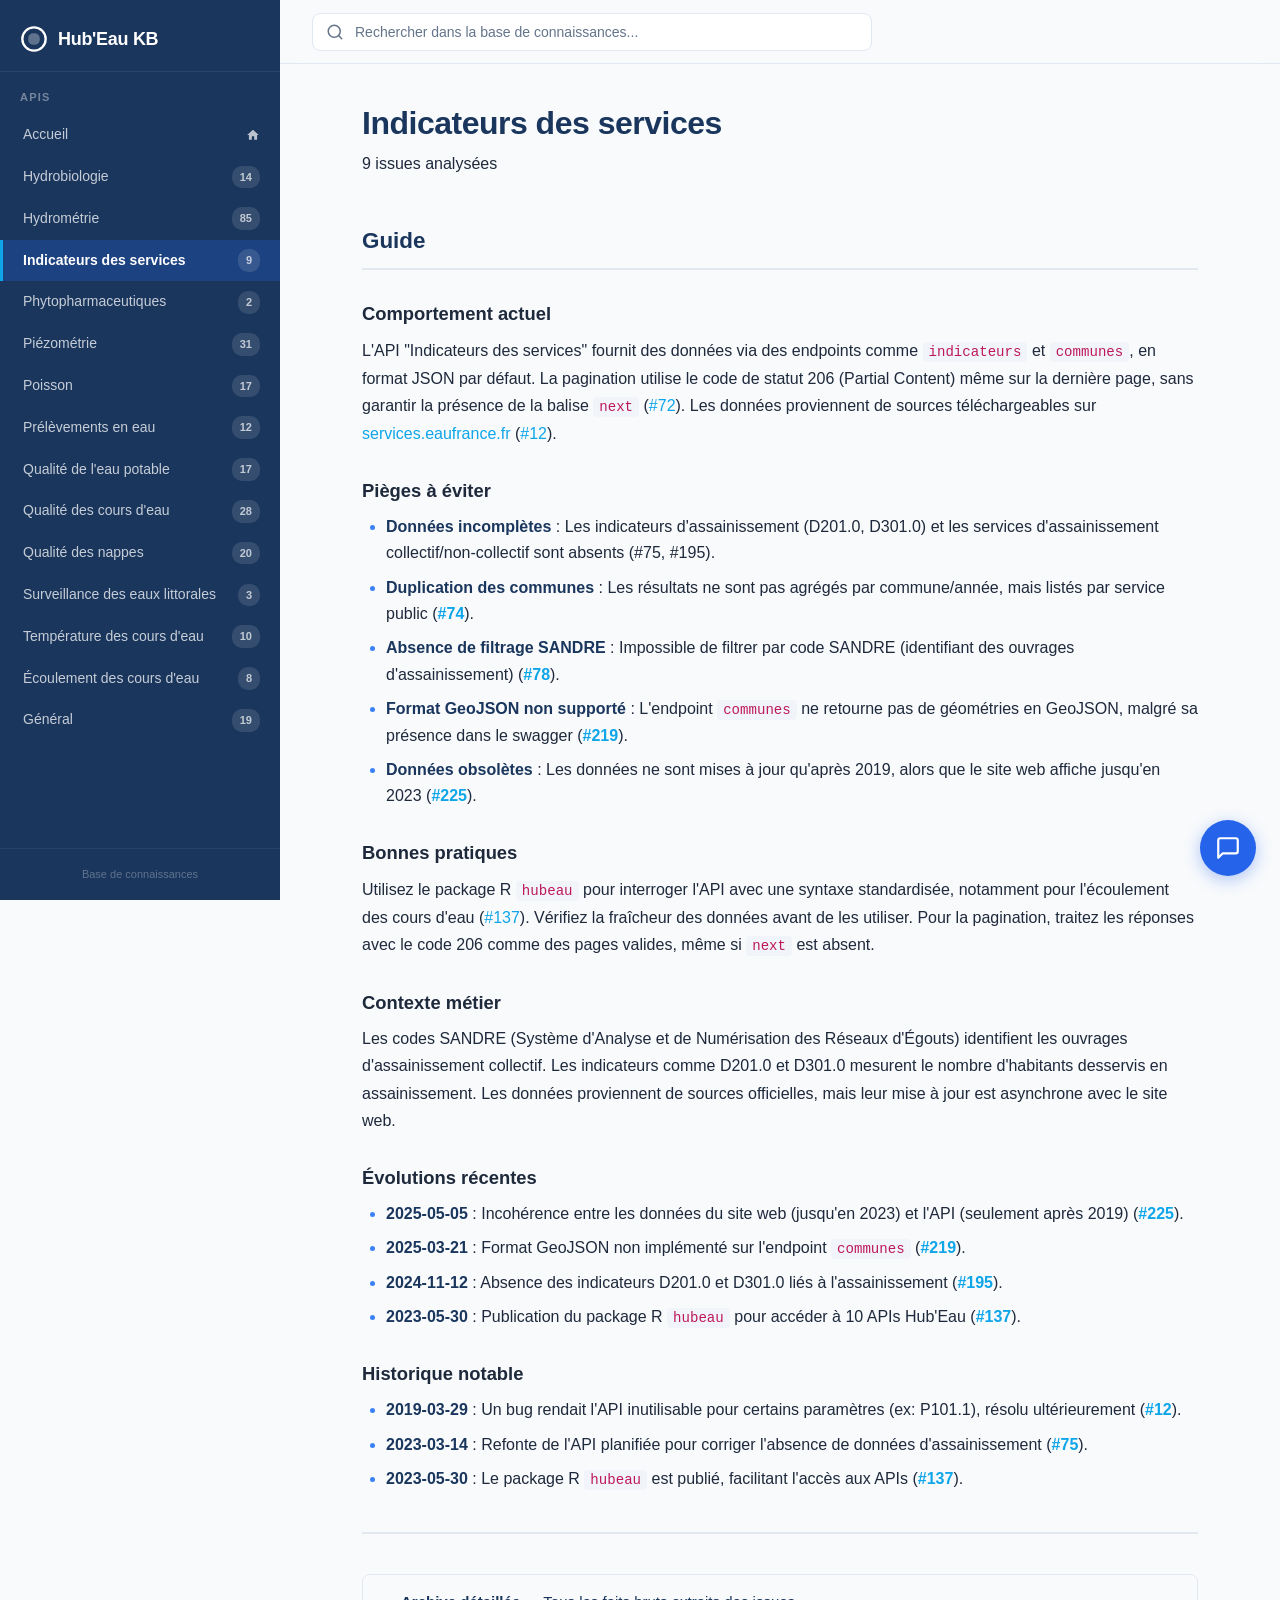
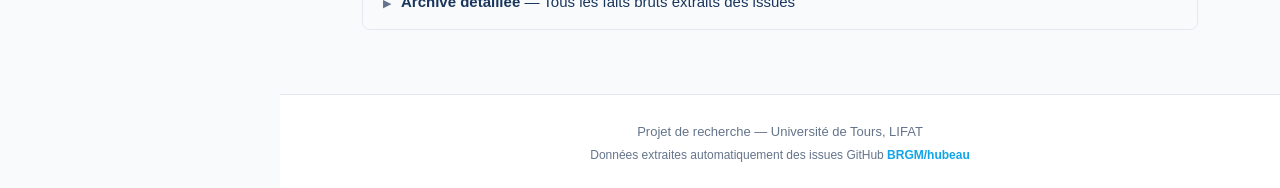
<file: site/indicateurs_services.html>
<!DOCTYPE html>
<html lang="fr">
<head>
    <meta charset="UTF-8">
    <meta name="viewport" content="width=device-width, initial-scale=1.0">
    <title>Indicateurs des services — Hub'Eau Knowledge Base</title>
    <link rel="stylesheet" href="style.css">
</head>
<body>
    <!-- Mobile hamburger -->
    <button class="hamburger" id="hamburger" aria-label="Ouvrir le menu">
        <span></span><span></span><span></span>
    </button>

    <!-- Sidebar overlay for mobile -->
    <div class="sidebar-overlay" id="sidebarOverlay"></div>

    <!-- Sidebar -->
    <nav class="sidebar" id="sidebar">
        <div class="sidebar-header">
            <a href="index.html" class="sidebar-logo">
                <svg width="28" height="28" viewBox="0 0 24 24" fill="none" stroke="currentColor" stroke-width="2" stroke-linecap="round" stroke-linejoin="round">
                    <path d="M12 2C6.48 2 2 6.48 2 12s4.48 10 10 10 10-4.48 10-10S17.52 2 12 2z"/>
                    <path d="M8 12c0-2 1-4 4-4s4 2 4 4-1 4-4 4-4-2-4-4z" fill="currentColor" opacity="0.3"/>
                </svg>
                <span>Hub'Eau KB</span>
            </a>
        </div>
        <div class="sidebar-section-title">APIs</div>
        <div class="sidebar-links">
            <a href="index.html">
                <span class="api-name">Accueil</span>
                <span class="issue-count home-icon">
                    <svg width="14" height="14" viewBox="0 0 24 24" fill="currentColor"><path d="M10 20v-6h4v6h5v-8h3L12 3 2 12h3v8z"/></svg>
                </span>
            </a>
            <a href="hydrobiologie.html"><span class="api-name">Hydrobiologie</span><span class="issue-count">14</span></a>
<a href="hydrometrie.html"><span class="api-name">Hydrométrie</span><span class="issue-count">85</span></a>
<a href="indicateurs_services.html" class="active"><span class="api-name">Indicateurs des services</span><span class="issue-count">9</span></a>
<a href="phytopharmaceutiques.html"><span class="api-name">Phytopharmaceutiques</span><span class="issue-count">2</span></a>
<a href="piezometrie.html"><span class="api-name">Piézométrie</span><span class="issue-count">31</span></a>
<a href="poisson.html"><span class="api-name">Poisson</span><span class="issue-count">17</span></a>
<a href="prelevements.html"><span class="api-name">Prélèvements en eau</span><span class="issue-count">12</span></a>
<a href="qualite_eau_potable.html"><span class="api-name">Qualité de l'eau potable</span><span class="issue-count">17</span></a>
<a href="qualite_cours_eau.html"><span class="api-name">Qualité des cours d'eau</span><span class="issue-count">28</span></a>
<a href="qualite_nappes.html"><span class="api-name">Qualité des nappes</span><span class="issue-count">20</span></a>
<a href="eaux_littorales.html"><span class="api-name">Surveillance des eaux littorales</span><span class="issue-count">3</span></a>
<a href="temperature.html"><span class="api-name">Température des cours d'eau</span><span class="issue-count">10</span></a>
<a href="ecoulement.html"><span class="api-name">Écoulement des cours d'eau</span><span class="issue-count">8</span></a>
<a href="general.html"><span class="api-name">Général</span><span class="issue-count">19</span></a>
        </div>
        <div class="sidebar-footer-text">
            Base de connaissances
        </div>
    </nav>

    <!-- Main content -->
    <main class="main">
        <div class="topbar">
            <div class="search-container">
                <svg class="search-icon" width="18" height="18" viewBox="0 0 24 24" fill="none" stroke="currentColor" stroke-width="2" stroke-linecap="round" stroke-linejoin="round">
                    <circle cx="11" cy="11" r="8"/><line x1="21" y1="21" x2="16.65" y2="16.65"/>
                </svg>
                <input type="text" id="searchInput" placeholder="Rechercher dans la base de connaissances..." autocomplete="off">
                <div class="search-results" id="searchResults"></div>
            </div>
        </div>

        <article class="content">
            <h1 id="indicateurs-des-services">Indicateurs des services</h1>
<blockquote>
<p>9 issues analysées</p>
</blockquote>
<h2 id="guide">Guide</h2>
<h3 id="comportement-actuel">Comportement actuel</h3>
<p>L'API "Indicateurs des services" fournit des données via des endpoints comme <code>indicateurs</code> et <code>communes</code>, en format JSON par défaut. La pagination utilise le code de statut 206 (Partial Content) même sur la dernière page, sans garantir la présence de la balise <code>next</code> (<a href="https://github.com/BRGM/hubeau/issues/72">#72</a>). Les données proviennent de sources téléchargeables sur <a href="http://www.services.eaufrance.fr/donnees/telechargement">services.eaufrance.fr</a> (<a href="https://github.com/BRGM/hubeau/issues/12">#12</a>).  </p>
<h3 id="pièges-à-éviter">Pièges à éviter</h3>
<ul>
<li><strong>Données incomplètes</strong> : Les indicateurs d'assainissement (D201.0, D301.0) et les services d'assainissement collectif/non-collectif sont absents (#75, #195).  </li>
<li><strong>Duplication des communes</strong> : Les résultats ne sont pas agrégés par commune/année, mais listés par service public (<a href="https://github.com/BRGM/hubeau/issues/74">#74</a>).  </li>
<li><strong>Absence de filtrage SANDRE</strong> : Impossible de filtrer par code SANDRE (identifiant des ouvrages d'assainissement) (<a href="https://github.com/BRGM/hubeau/issues/78">#78</a>).  </li>
<li><strong>Format GeoJSON non supporté</strong> : L'endpoint <code>communes</code> ne retourne pas de géométries en GeoJSON, malgré sa présence dans le swagger (<a href="https://github.com/BRGM/hubeau/issues/219">#219</a>).  </li>
<li><strong>Données obsolètes</strong> : Les données ne sont mises à jour qu'après 2019, alors que le site web affiche jusqu'en 2023 (<a href="https://github.com/BRGM/hubeau/issues/225">#225</a>).  </li>
</ul>
<h3 id="bonnes-pratiques">Bonnes pratiques</h3>
<p>Utilisez le package R <code>hubeau</code> pour interroger l'API avec une syntaxe standardisée, notamment pour l'écoulement des cours d'eau (<a href="https://github.com/BRGM/hubeau/issues/137">#137</a>). Vérifiez la fraîcheur des données avant de les utiliser. Pour la pagination, traitez les réponses avec le code 206 comme des pages valides, même si <code>next</code> est absent.  </p>
<h3 id="contexte-métier">Contexte métier</h3>
<p>Les codes SANDRE (Système d'Analyse et de Numérisation des Réseaux d'Égouts) identifient les ouvrages d'assainissement collectif. Les indicateurs comme D201.0 et D301.0 mesurent le nombre d'habitants desservis en assainissement. Les données proviennent de sources officielles, mais leur mise à jour est asynchrone avec le site web.  </p>
<h3 id="évolutions-récentes">Évolutions récentes</h3>
<ul>
<li><strong>2025-05-05</strong> : Incohérence entre les données du site web (jusqu'en 2023) et l'API (seulement après 2019) (<a href="https://github.com/BRGM/hubeau/issues/225">#225</a>).  </li>
<li><strong>2025-03-21</strong> : Format GeoJSON non implémenté sur l'endpoint <code>communes</code> (<a href="https://github.com/BRGM/hubeau/issues/219">#219</a>).  </li>
<li><strong>2024-11-12</strong> : Absence des indicateurs D201.0 et D301.0 liés à l'assainissement (<a href="https://github.com/BRGM/hubeau/issues/195">#195</a>).  </li>
<li><strong>2023-05-30</strong> : Publication du package R <code>hubeau</code> pour accéder à 10 APIs Hub'Eau (<a href="https://github.com/BRGM/hubeau/issues/137">#137</a>).  </li>
</ul>
<h3 id="historique-notable">Historique notable</h3>
<ul>
<li><strong>2019-03-29</strong> : Un bug rendait l'API inutilisable pour certains paramètres (ex: P101.1), résolu ultérieurement (<a href="https://github.com/BRGM/hubeau/issues/12">#12</a>).  </li>
<li><strong>2023-03-14</strong> : Refonte de l'API planifiée pour corriger l'absence de données d'assainissement (<a href="https://github.com/BRGM/hubeau/issues/75">#75</a>).  </li>
<li><strong>2023-05-30</strong> : Le package R <code>hubeau</code> est publié, facilitant l'accès aux APIs (<a href="https://github.com/BRGM/hubeau/issues/137">#137</a>).</li>
</ul>
<hr />
<details>
<p><summary><strong>Archive détaillée</strong> — Tous les faits bruts extraits des issues</summary></p>
<h3 id="faits-actuels">Faits actuels</h3>
<ul>
<li>Les données de l'API proviennent des sources téléchargeables sur http://www.services.eaufrance.fr/donnees/telechargement (<a href="https://github.com/BRGM/hubeau/issues/12">#12</a>)</li>
<li>L'API renvoie un code de statut 206 (Partial Content) sur la dernière page d'une pagination, même si la balise 'next' est vide. (<a href="https://github.com/BRGM/hubeau/issues/72">#72</a>)</li>
<li>Le code 206 est utilisé lorsque le nombre d'éléments renvoyés est inférieur au nombre total disponible, indépendamment de la présence de la balise 'next'. (<a href="https://github.com/BRGM/hubeau/issues/72">#72</a>)</li>
<li>L'API retourne un enregistrement par service public au lieu d'agréger les indicateurs (min, max, moyenne) pour une même commune et année comme indiqué dans la documentation (<a href="https://github.com/BRGM/hubeau/issues/74">#74</a>)</li>
<li>La documentation mentionne un calcul d'agrégats (min, max, moyenne) pour les indicateurs de performance des services publics sur une commune, mais les données réelles ne reflètent pas cette logique d'agrégation (<a href="https://github.com/BRGM/hubeau/issues/74">#74</a>)</li>
<li>L'API 'Indicateurs des services' ne retourne aucun résultat pour les services d'assainissement collectif (AC) et non-collectif (ANC). (<a href="https://github.com/BRGM/hubeau/issues/75">#75</a>)</li>
<li>L'API 'Indicateurs des services' est en cours de refonte en 2023 pour corriger cette absence de données. (<a href="https://github.com/BRGM/hubeau/issues/75">#75</a>)</li>
<li>Les indicateurs relatifs aux services d'assainissement collectif et non-collectif ne sont pas disponibles via l'API actuelle. (<a href="https://github.com/BRGM/hubeau/issues/75">#75</a>)</li>
<li>L'API 'Indicateurs des services' ne permet pas actuellement de filtrer les données par le code SANDRE de l'ouvrage. (<a href="https://github.com/BRGM/hubeau/issues/78">#78</a>)</li>
<li>Le code SANDRE est un identifiant unique utilisé pour référencer les ouvrages dans le domaine de l'assainissement collectif. (<a href="https://github.com/BRGM/hubeau/issues/78">#78</a>)</li>
<li>Le package R 'hubeau' permet de requêter 10 des 12 APIs Hub'Eau via une syntaxe standardisée (<code>get_[API]_[Operation]</code>) (<a href="https://github.com/BRGM/hubeau/issues/137">#137</a>)</li>
<li>Le package est disponible sur CRAN et GitHub, avec une documentation incluant des exemples et une vignette (<a href="https://github.com/BRGM/hubeau/issues/137">#137</a>)</li>
<li>L'OFB DR Normandie utilise le package pour générer des rapports mensuels sur l'écoulement des cours d'eau en Bretagne (<a href="https://github.com/BRGM/hubeau/issues/137">#137</a>)</li>
<li>Une vignette illustre l'utilisation de l'API 'Écoulement' avec des cartes et graphiques synthétiques (<a href="https://github.com/BRGM/hubeau/issues/137">#137</a>)</li>
<li>L'API 'indicateurs_services/indicateurs' ne retourne pas les données pour les indicateurs D201.0 et D301.0 (assainissement), uniquement des données sur l'eau potable. (<a href="https://github.com/BRGM/hubeau/issues/195">#195</a>)</li>
<li>Le chantier de refonte de l'API Indicateurs des services a été reporté, empêchant l'implémentation de certains indicateurs. (<a href="https://github.com/BRGM/hubeau/issues/195">#195</a>)</li>
<li>Les indicateurs D201.0 et D301.0, liés au nombre d'habitants desservis en assainissement collectif (AC) et non collectif (ANC), ne sont pas accessibles via l'API actuelle. (<a href="https://github.com/BRGM/hubeau/issues/195">#195</a>)</li>
<li>Le format GeoJSON n'est pas implémenté sur l'endpoint 'communes' de l'API 'Indicateurs des services', malgré sa présence dans le swagger. (<a href="https://github.com/BRGM/hubeau/issues/219">#219</a>)</li>
<li>L'endpoint 'communes' retourne des géométries vides lorsqu'on demande le format GeoJSON, car les données sous-jacentes ne contiennent pas de coordonnées. (<a href="https://github.com/BRGM/hubeau/issues/219">#219</a>)</li>
<li>La version 0 de l'API retourne un format JSON même lorsqu'on demande GeoJSON sur l'endpoint 'communes'. (<a href="https://github.com/BRGM/hubeau/issues/219">#219</a>)</li>
<li>Les données utilisées par l'API 'Indicateurs des services' ne contiennent pas de coordonnées, empêchant l'implémentation du format GeoJSON. (<a href="https://github.com/BRGM/hubeau/issues/219">#219</a>)</li>
<li>L'API 'Indicateurs des services' ne propose pas de données après 2019, alors que le site web services.eaufrance.fr affiche des données jusqu'en 2023. (<a href="https://github.com/BRGM/hubeau/issues/225">#225</a>)</li>
<li>Une incohérence existe entre la disponibilité des données sur le site web et l'API pour les indicateurs de service. (<a href="https://github.com/BRGM/hubeau/issues/225">#225</a>)</li>
</ul>
<h3 id="historique-des-problèmes-résolus">Historique des problèmes résolus</h3>
<ul>
<li>~~L'API 'Indicateurs de services' renvoyait des résultats vides pour certains paramètres (ex: code_indicateur=P101.1) en raison d'un dysfonctionnement (<a href="https://github.com/BRGM/hubeau/issues/12">#12</a>)~~</li>
</ul>
<h3 id="issues-sources">Issues sources</h3>
<ul>
<li><strong>#12</strong> [API Indicateur de services] : pas de résultat  (2019-03-29) — L'API 'Indicateurs des services' a connu un bug rendant les résultats vides, résolu ultérieurement, avec une confirmation de la provenance des données depuis des sources téléchargeables.</li>
<li><strong>#72</strong> [API indicateurs_services] operation "indicateurs" statut 206 sur la dernière page (2022-07-21) — L'API 'Indicateurs des services' utilise le code de statut 206 sur la dernière page de pagination, conformément à la logique définie par l'équipe de développement.</li>
<li><strong>#74</strong> [API indicateurs services] duplication des communes si plusieurs services (2021-08-06) — L'API Indicateurs des services retourne des enregistrements dupliqués par service public au lieu d'agréger les indicateurs par commune et année comme indiqué dans la documentation.</li>
<li><strong>#75</strong> [API indicateurs services] Absence des services d'assainissement  (2023-03-14) — L'API 'Indicateurs des services' de Hub'Eau manque de données sur l'assainissement collectif et non-collectif, avec une refonte planifiée pour 2023.</li>
<li><strong>#78</strong> Interroger API services AC à partir du Code SANDRE ouvrage (2021-10-01) — Une demande a été formulée pour permettre de consulter l'API 'Indicateurs des services' via le code SANDRE des ouvrages, ce qui faciliterait l'accès aux données spécifiques à un ouvrage donné.</li>
<li><strong>#137</strong> Package R pour requêter les APIs hubeau (2023-05-30) — Un package R permettant d'accéder à 10 APIs Hub'Eau a été publié, avec des exemples d'utilisation et une intégration dans des rapports hydrologiques.</li>
<li><strong>#195</strong> [API indicateurs services] accès aux données assainissement D201.0 et D301.0 (2024-11-12) — L'API Indicateurs des services ne permet pas encore l'accès aux données d'assainissement (D201.0 et D301.0) en raison d'un retard dans la refonte de l'API.</li>
<li><strong>#219</strong> [API indicateurs des services] format geojson inopérant sur l'endpoint communes (2025-03-21) — L'endpoint 'communes' de l'API 'Indicateurs des services' ne supporte pas le format GeoJSON en raison d'une absence de coordonnées dans les données, malgré sa présence dans le swagger.</li>
<li><strong>#225</strong> Indicateurs de service - Fraicheur des données (2025-05-05) — L'API 'Indicateurs des services' présente un retard de mise à jour des données par rapport au site web services.eaufrance.fr, avec une analyse en cours pour résoudre ce problème.</li>
</ul>
</details>
        </article>

        <footer class="footer">
            <p>Projet de recherche &mdash; Universit&eacute; de Tours, LIFAT</p>
            <p class="footer-sub">Donn&eacute;es extraites automatiquement des issues GitHub <a href="https://github.com/BRGM/hubeau">BRGM/hubeau</a></p>
        </footer>
    </main>

    <!-- Chatbot toggle button -->
    <button class="chatbot-toggle" id="chatbotToggle" aria-label="Ouvrir le chatbot">
        <svg width="26" height="26" viewBox="0 0 24 24" fill="none" stroke="currentColor" stroke-width="2" stroke-linecap="round" stroke-linejoin="round">
            <path d="M21 15a2 2 0 0 1-2 2H7l-4 4V5a2 2 0 0 1 2-2h14a2 2 0 0 1 2 2z"/>
        </svg>
    </button>

    <!-- Chatbot panel -->
    <div class="chatbot-panel" id="chatbotPanel">
        <div class="chatbot-header">
            <div class="chatbot-header-title">
                <svg width="18" height="18" viewBox="0 0 24 24" fill="none" stroke="currentColor" stroke-width="2"><path d="M21 15a2 2 0 0 1-2 2H7l-4 4V5a2 2 0 0 1 2-2h14a2 2 0 0 1 2 2z"/></svg>
                Hub'Eau Assistant
            </div>
            <div class="chatbot-header-actions">
                <button class="chatbot-clear" id="chatbotClear" title="Effacer la conversation">
                    <svg width="16" height="16" viewBox="0 0 24 24" fill="none" stroke="currentColor" stroke-width="2" stroke-linecap="round" stroke-linejoin="round"><polyline points="3 6 5 6 21 6"/><path d="M19 6v14a2 2 0 0 1-2 2H7a2 2 0 0 1-2-2V6m3 0V4a2 2 0 0 1 2-2h4a2 2 0 0 1 2 2v2"/></svg>
                </button>
                <button class="chatbot-close" id="chatbotClose">&times;</button>
            </div>
        </div>
        <div class="chatbot-messages" id="chatbotMessages">
            <div class="chat-msg chat-msg-bot">
                <div class="chat-bubble">Bonjour ! Posez-moi une question sur les APIs Hub'Eau. Je cherche dans la base de connaissances pour vous r&eacute;pondre.</div>
            </div>
        </div>
        <div class="chatbot-status" id="chatbotStatus" style="display:none;"></div>
        <div class="chatbot-input-area">
            <input type="text" id="chatbotInput" placeholder="Posez votre question..." autocomplete="off">
            <button class="chatbot-send" id="chatbotSend">Envoyer</button>
        </div>
    </div>

    <script src="search.js"></script>
    <script src="chatbot.js"></script>
    <script>
        // Hamburger menu toggle
        const hamburger = document.getElementById('hamburger');
        const sidebar = document.getElementById('sidebar');
        const overlay = document.getElementById('sidebarOverlay');
        hamburger.addEventListener('click', () => {
            sidebar.classList.toggle('open');
            overlay.classList.toggle('open');
            hamburger.classList.toggle('open');
        });
        overlay.addEventListener('click', () => {
            sidebar.classList.remove('open');
            overlay.classList.remove('open');
            hamburger.classList.remove('open');
        });
    </script>
</body>
</html>
</file>
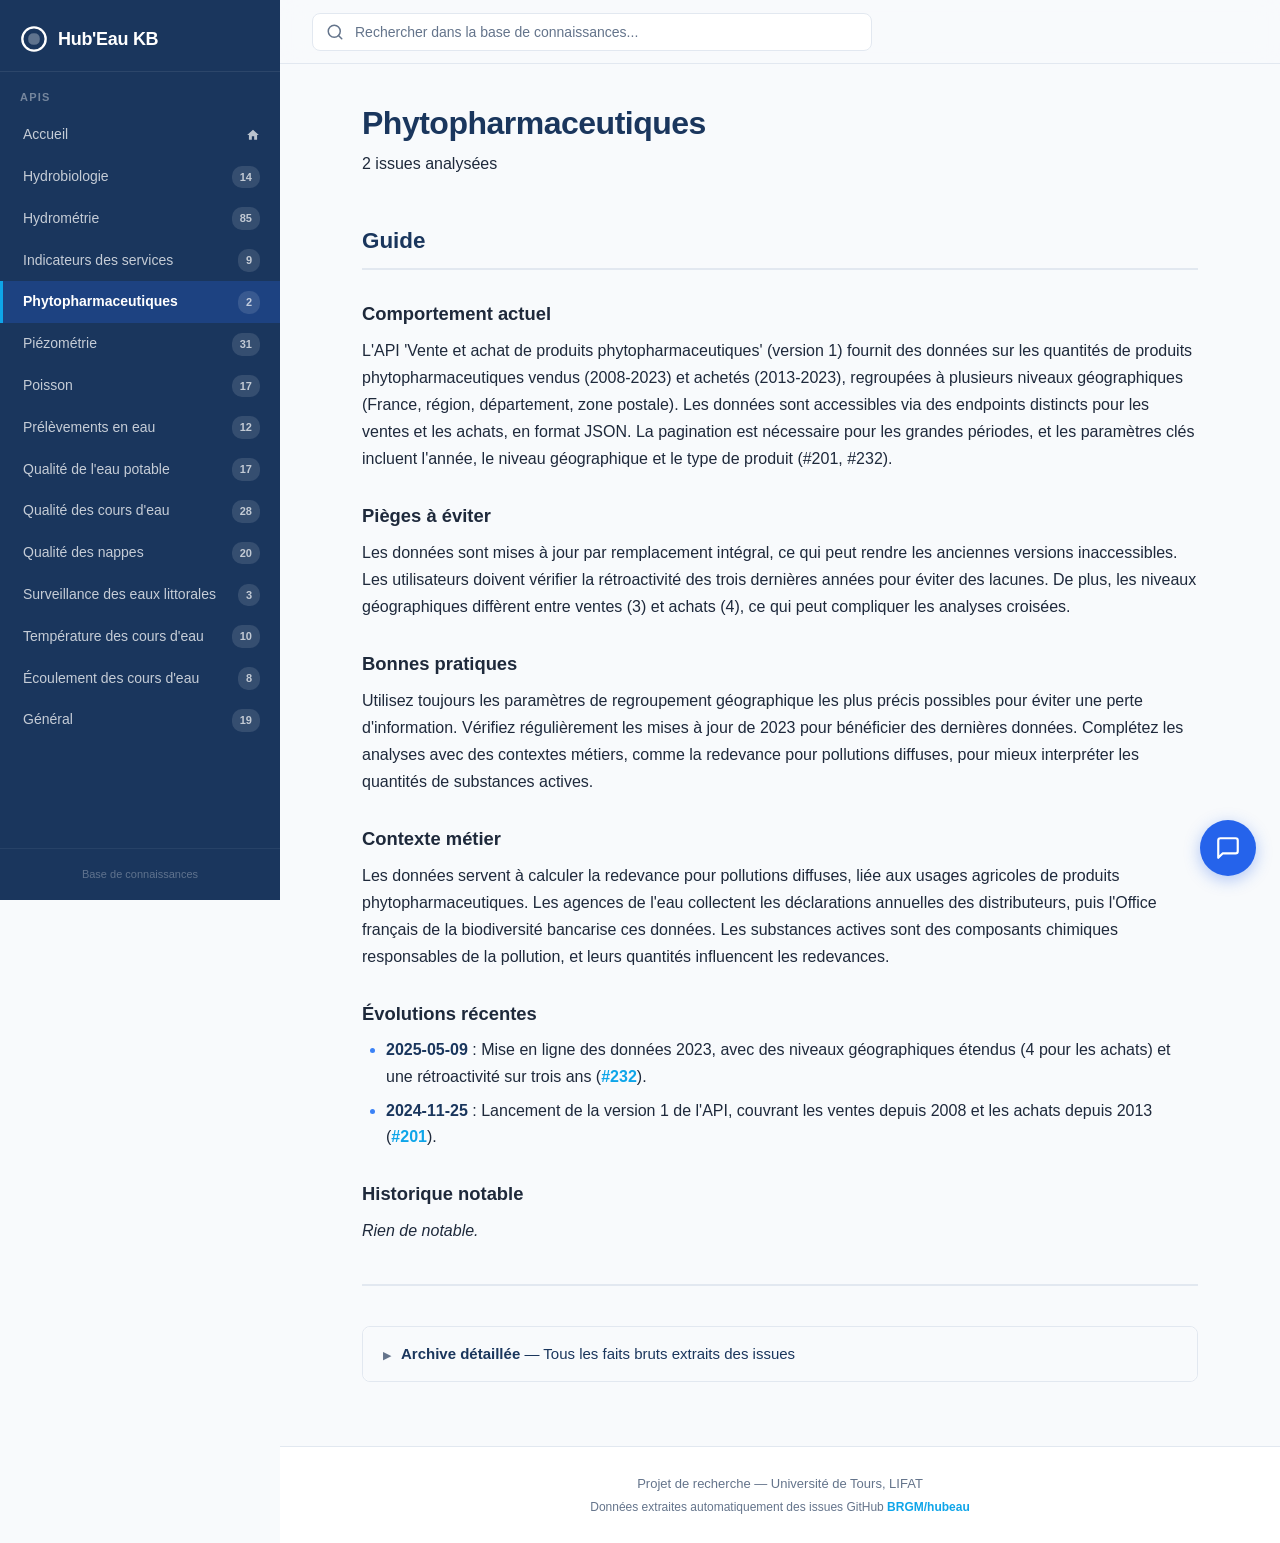
<file: site/phytopharmaceutiques.html>
<!DOCTYPE html>
<html lang="fr">
<head>
    <meta charset="UTF-8">
    <meta name="viewport" content="width=device-width, initial-scale=1.0">
    <title>Phytopharmaceutiques — Hub'Eau Knowledge Base</title>
    <link rel="stylesheet" href="style.css">
</head>
<body>
    <!-- Mobile hamburger -->
    <button class="hamburger" id="hamburger" aria-label="Ouvrir le menu">
        <span></span><span></span><span></span>
    </button>

    <!-- Sidebar overlay for mobile -->
    <div class="sidebar-overlay" id="sidebarOverlay"></div>

    <!-- Sidebar -->
    <nav class="sidebar" id="sidebar">
        <div class="sidebar-header">
            <a href="index.html" class="sidebar-logo">
                <svg width="28" height="28" viewBox="0 0 24 24" fill="none" stroke="currentColor" stroke-width="2" stroke-linecap="round" stroke-linejoin="round">
                    <path d="M12 2C6.48 2 2 6.48 2 12s4.48 10 10 10 10-4.48 10-10S17.52 2 12 2z"/>
                    <path d="M8 12c0-2 1-4 4-4s4 2 4 4-1 4-4 4-4-2-4-4z" fill="currentColor" opacity="0.3"/>
                </svg>
                <span>Hub'Eau KB</span>
            </a>
        </div>
        <div class="sidebar-section-title">APIs</div>
        <div class="sidebar-links">
            <a href="index.html">
                <span class="api-name">Accueil</span>
                <span class="issue-count home-icon">
                    <svg width="14" height="14" viewBox="0 0 24 24" fill="currentColor"><path d="M10 20v-6h4v6h5v-8h3L12 3 2 12h3v8z"/></svg>
                </span>
            </a>
            <a href="hydrobiologie.html"><span class="api-name">Hydrobiologie</span><span class="issue-count">14</span></a>
<a href="hydrometrie.html"><span class="api-name">Hydrométrie</span><span class="issue-count">85</span></a>
<a href="indicateurs_services.html"><span class="api-name">Indicateurs des services</span><span class="issue-count">9</span></a>
<a href="phytopharmaceutiques.html" class="active"><span class="api-name">Phytopharmaceutiques</span><span class="issue-count">2</span></a>
<a href="piezometrie.html"><span class="api-name">Piézométrie</span><span class="issue-count">31</span></a>
<a href="poisson.html"><span class="api-name">Poisson</span><span class="issue-count">17</span></a>
<a href="prelevements.html"><span class="api-name">Prélèvements en eau</span><span class="issue-count">12</span></a>
<a href="qualite_eau_potable.html"><span class="api-name">Qualité de l'eau potable</span><span class="issue-count">17</span></a>
<a href="qualite_cours_eau.html"><span class="api-name">Qualité des cours d'eau</span><span class="issue-count">28</span></a>
<a href="qualite_nappes.html"><span class="api-name">Qualité des nappes</span><span class="issue-count">20</span></a>
<a href="eaux_littorales.html"><span class="api-name">Surveillance des eaux littorales</span><span class="issue-count">3</span></a>
<a href="temperature.html"><span class="api-name">Température des cours d'eau</span><span class="issue-count">10</span></a>
<a href="ecoulement.html"><span class="api-name">Écoulement des cours d'eau</span><span class="issue-count">8</span></a>
<a href="general.html"><span class="api-name">Général</span><span class="issue-count">19</span></a>
        </div>
        <div class="sidebar-footer-text">
            Base de connaissances
        </div>
    </nav>

    <!-- Main content -->
    <main class="main">
        <div class="topbar">
            <div class="search-container">
                <svg class="search-icon" width="18" height="18" viewBox="0 0 24 24" fill="none" stroke="currentColor" stroke-width="2" stroke-linecap="round" stroke-linejoin="round">
                    <circle cx="11" cy="11" r="8"/><line x1="21" y1="21" x2="16.65" y2="16.65"/>
                </svg>
                <input type="text" id="searchInput" placeholder="Rechercher dans la base de connaissances..." autocomplete="off">
                <div class="search-results" id="searchResults"></div>
            </div>
        </div>

        <article class="content">
            <h1 id="phytopharmaceutiques">Phytopharmaceutiques</h1>
<blockquote>
<p>2 issues analysées</p>
</blockquote>
<h2 id="guide">Guide</h2>
<h3 id="comportement-actuel">Comportement actuel</h3>
<p>L'API 'Vente et achat de produits phytopharmaceutiques' (version 1) fournit des données sur les quantités de produits phytopharmaceutiques vendus (2008-2023) et achetés (2013-2023), regroupées à plusieurs niveaux géographiques (France, région, département, zone postale). Les données sont accessibles via des endpoints distincts pour les ventes et les achats, en format JSON. La pagination est nécessaire pour les grandes périodes, et les paramètres clés incluent l'année, le niveau géographique et le type de produit (#201, #232).  </p>
<h3 id="pièges-à-éviter">Pièges à éviter</h3>
<p>Les données sont mises à jour par remplacement intégral, ce qui peut rendre les anciennes versions inaccessibles. Les utilisateurs doivent vérifier la rétroactivité des trois dernières années pour éviter des lacunes. De plus, les niveaux géographiques diffèrent entre ventes (3) et achats (4), ce qui peut compliquer les analyses croisées.  </p>
<h3 id="bonnes-pratiques">Bonnes pratiques</h3>
<p>Utilisez toujours les paramètres de regroupement géographique les plus précis possibles pour éviter une perte d'information. Vérifiez régulièrement les mises à jour de 2023 pour bénéficier des dernières données. Complétez les analyses avec des contextes métiers, comme la redevance pour pollutions diffuses, pour mieux interpréter les quantités de substances actives.  </p>
<h3 id="contexte-métier">Contexte métier</h3>
<p>Les données servent à calculer la redevance pour pollutions diffuses, liée aux usages agricoles de produits phytopharmaceutiques. Les agences de l'eau collectent les déclarations annuelles des distributeurs, puis l'Office français de la biodiversité bancarise ces données. Les substances actives sont des composants chimiques responsables de la pollution, et leurs quantités influencent les redevances.  </p>
<h3 id="évolutions-récentes">Évolutions récentes</h3>
<ul>
<li><strong>2025-05-09</strong> : Mise en ligne des données 2023, avec des niveaux géographiques étendus (4 pour les achats) et une rétroactivité sur trois ans (<a href="https://github.com/BRGM/hubeau/issues/232">#232</a>).  </li>
<li><strong>2024-11-25</strong> : Lancement de la version 1 de l'API, couvrant les ventes depuis 2008 et les achats depuis 2013 (<a href="https://github.com/BRGM/hubeau/issues/201">#201</a>).  </li>
</ul>
<h3 id="historique-notable">Historique notable</h3>
<p><em>Rien de notable.</em></p>
<hr />
<details>
<p><summary><strong>Archive détaillée</strong> — Tous les faits bruts extraits des issues</summary></p>
<h3 id="faits-actuels">Faits actuels</h3>
<ul>
<li>L'API 'Vente et achat de produits phytopharmaceutiques' est désormais disponible en version 1 sur la plateforme Hub'Eau. (<a href="https://github.com/BRGM/hubeau/issues/201">#201</a>)</li>
<li>Les données proviennent des déclarations annuelles des distributeurs agréés, collectées par les agences de l'eau et bancarisées par l'Office français de la biodiversité. (<a href="https://github.com/BRGM/hubeau/issues/201">#201</a>)</li>
<li>Les données couvrent les ventes depuis 2008 et les achats depuis 2013, utilisées pour calculer la redevance pour pollutions diffuses. (<a href="https://github.com/BRGM/hubeau/issues/201">#201</a>)</li>
<li>Les données décrivent les quantités de produits et de substances actives vendues ou achetées à l'échelle nationale. (<a href="https://github.com/BRGM/hubeau/issues/201">#201</a>)</li>
<li>L'API propose des données avec des niveaux de regroupement géographique differents pour les ventes (3 niveaux) et les achats (4 niveaux) (<a href="https://github.com/BRGM/hubeau/issues/232">#232</a>)</li>
<li>Les données ont été mises à jour par remplacement intégral avec rétroactivité possible sur les trois dernières années (<a href="https://github.com/BRGM/hubeau/issues/232">#232</a>)</li>
<li>Les données de ventes couvrent la période 2008-2023 avec regroupement à la France, région et département (<a href="https://github.com/BRGM/hubeau/issues/232">#232</a>)</li>
<li>Les données d'achats couvrent la période 2013-2023 avec regroupement à la France, région, département et zone postale (<a href="https://github.com/BRGM/hubeau/issues/232">#232</a>)</li>
</ul>
<h3 id="issues-sources">Issues sources</h3>
<ul>
<li><strong>#201</strong> [API vente et achat PPP] mise en ligne de la version 1 (2024-11-25) — La version 1 de l'API 'Vente et achat de produits phytopharmaceutiques' est mise en ligne, fournissant des données sur les quantités de produits phytopharmaceutiques depuis 2008 et 2013.</li>
<li><strong>#232</strong> [API Vente et achat de PPP] Mise en ligne des données 2023 (2025-05-09) — Les données de vente et d'achat de produits phytopharmaceutiques pour 2023 sont désormais disponibles via l'API Hub'eau avec des périodes et granularités géographiques spécifiques.</li>
</ul>
</details>
        </article>

        <footer class="footer">
            <p>Projet de recherche &mdash; Universit&eacute; de Tours, LIFAT</p>
            <p class="footer-sub">Donn&eacute;es extraites automatiquement des issues GitHub <a href="https://github.com/BRGM/hubeau">BRGM/hubeau</a></p>
        </footer>
    </main>

    <!-- Chatbot toggle button -->
    <button class="chatbot-toggle" id="chatbotToggle" aria-label="Ouvrir le chatbot">
        <svg width="26" height="26" viewBox="0 0 24 24" fill="none" stroke="currentColor" stroke-width="2" stroke-linecap="round" stroke-linejoin="round">
            <path d="M21 15a2 2 0 0 1-2 2H7l-4 4V5a2 2 0 0 1 2-2h14a2 2 0 0 1 2 2z"/>
        </svg>
    </button>

    <!-- Chatbot panel -->
    <div class="chatbot-panel" id="chatbotPanel">
        <div class="chatbot-header">
            <div class="chatbot-header-title">
                <svg width="18" height="18" viewBox="0 0 24 24" fill="none" stroke="currentColor" stroke-width="2"><path d="M21 15a2 2 0 0 1-2 2H7l-4 4V5a2 2 0 0 1 2-2h14a2 2 0 0 1 2 2z"/></svg>
                Hub'Eau Assistant
            </div>
            <div class="chatbot-header-actions">
                <button class="chatbot-clear" id="chatbotClear" title="Effacer la conversation">
                    <svg width="16" height="16" viewBox="0 0 24 24" fill="none" stroke="currentColor" stroke-width="2" stroke-linecap="round" stroke-linejoin="round"><polyline points="3 6 5 6 21 6"/><path d="M19 6v14a2 2 0 0 1-2 2H7a2 2 0 0 1-2-2V6m3 0V4a2 2 0 0 1 2-2h4a2 2 0 0 1 2 2v2"/></svg>
                </button>
                <button class="chatbot-close" id="chatbotClose">&times;</button>
            </div>
        </div>
        <div class="chatbot-messages" id="chatbotMessages">
            <div class="chat-msg chat-msg-bot">
                <div class="chat-bubble">Bonjour ! Posez-moi une question sur les APIs Hub'Eau. Je cherche dans la base de connaissances pour vous r&eacute;pondre.</div>
            </div>
        </div>
        <div class="chatbot-status" id="chatbotStatus" style="display:none;"></div>
        <div class="chatbot-input-area">
            <input type="text" id="chatbotInput" placeholder="Posez votre question..." autocomplete="off">
            <button class="chatbot-send" id="chatbotSend">Envoyer</button>
        </div>
    </div>

    <script src="search.js"></script>
    <script src="chatbot.js"></script>
    <script>
        // Hamburger menu toggle
        const hamburger = document.getElementById('hamburger');
        const sidebar = document.getElementById('sidebar');
        const overlay = document.getElementById('sidebarOverlay');
        hamburger.addEventListener('click', () => {
            sidebar.classList.toggle('open');
            overlay.classList.toggle('open');
            hamburger.classList.toggle('open');
        });
        overlay.addEventListener('click', () => {
            sidebar.classList.remove('open');
            overlay.classList.remove('open');
            hamburger.classList.remove('open');
        });
    </script>
</body>
</html>
</file>
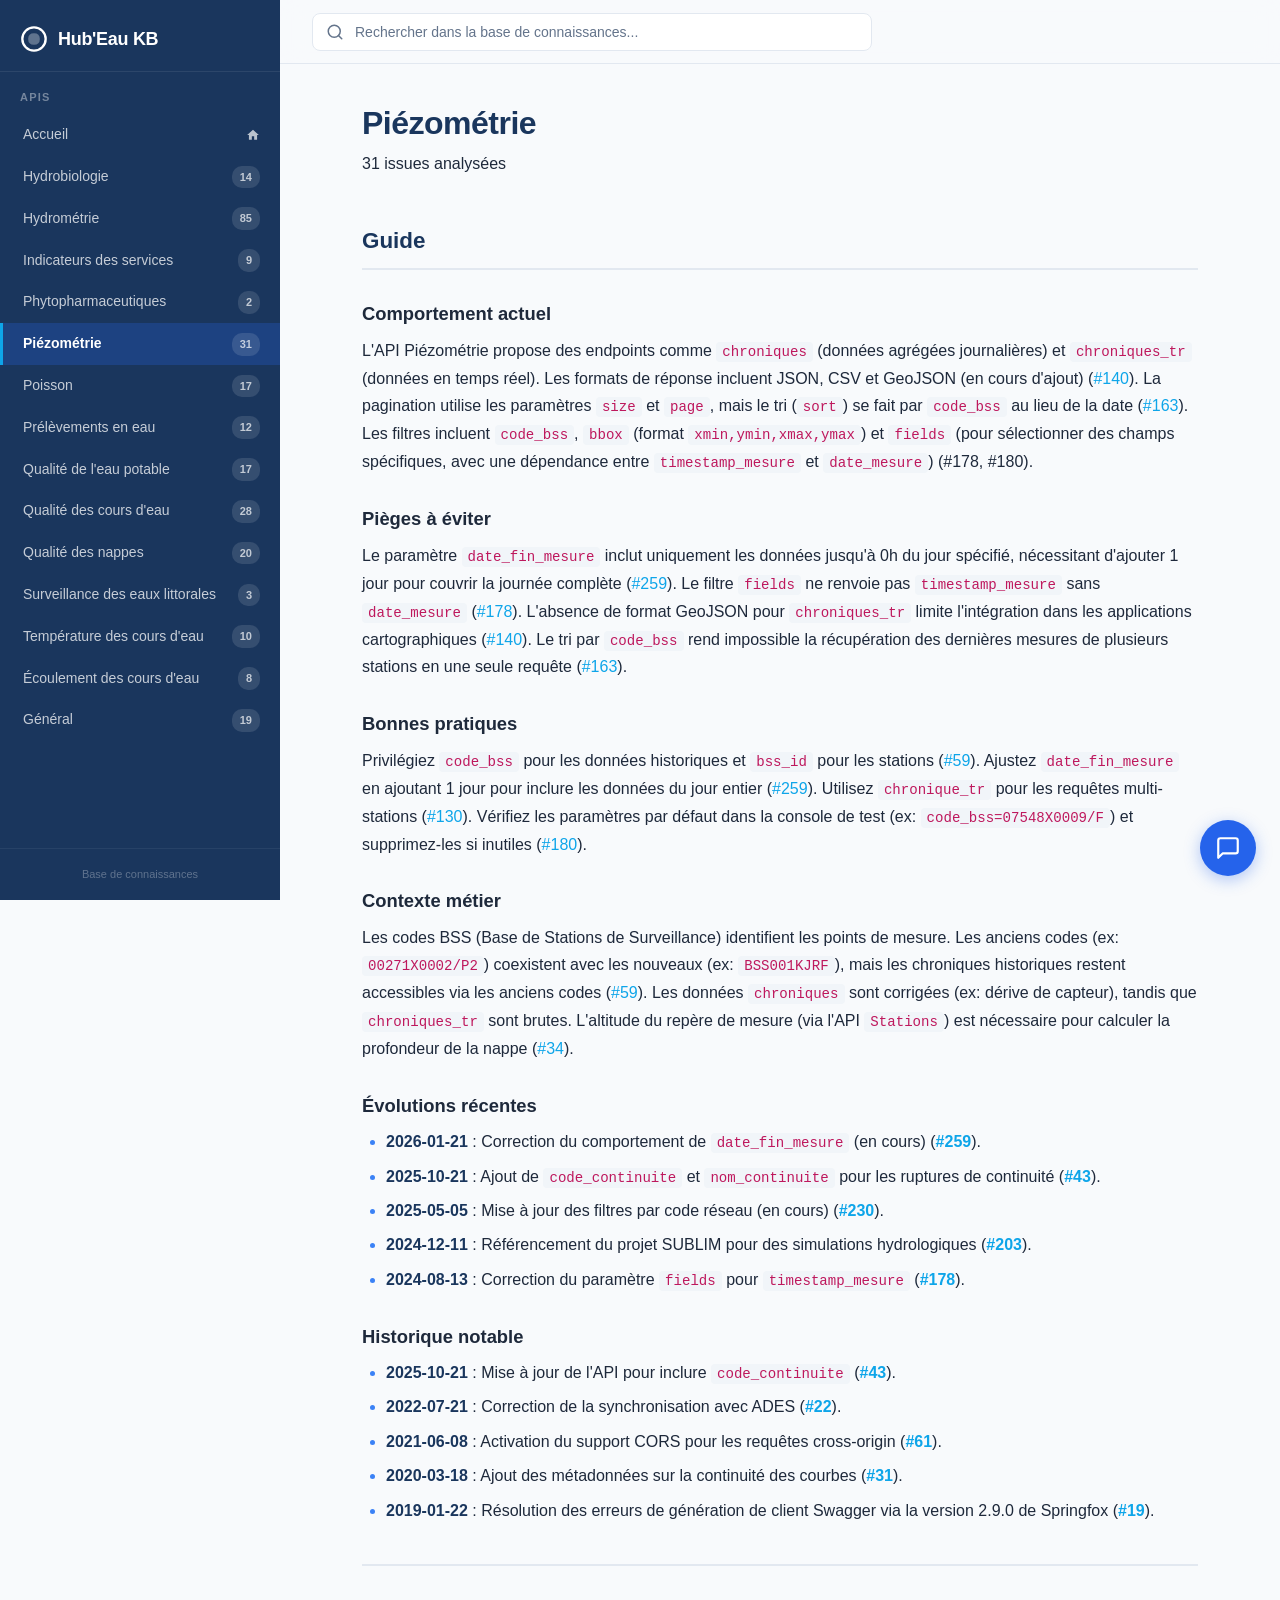
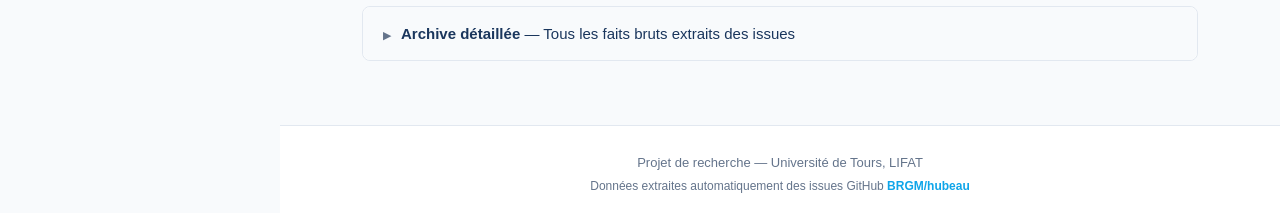
<file: site/piezometrie.html>
<!DOCTYPE html>
<html lang="fr">
<head>
    <meta charset="UTF-8">
    <meta name="viewport" content="width=device-width, initial-scale=1.0">
    <title>Piézométrie — Hub'Eau Knowledge Base</title>
    <link rel="stylesheet" href="style.css">
</head>
<body>
    <!-- Mobile hamburger -->
    <button class="hamburger" id="hamburger" aria-label="Ouvrir le menu">
        <span></span><span></span><span></span>
    </button>

    <!-- Sidebar overlay for mobile -->
    <div class="sidebar-overlay" id="sidebarOverlay"></div>

    <!-- Sidebar -->
    <nav class="sidebar" id="sidebar">
        <div class="sidebar-header">
            <a href="index.html" class="sidebar-logo">
                <svg width="28" height="28" viewBox="0 0 24 24" fill="none" stroke="currentColor" stroke-width="2" stroke-linecap="round" stroke-linejoin="round">
                    <path d="M12 2C6.48 2 2 6.48 2 12s4.48 10 10 10 10-4.48 10-10S17.52 2 12 2z"/>
                    <path d="M8 12c0-2 1-4 4-4s4 2 4 4-1 4-4 4-4-2-4-4z" fill="currentColor" opacity="0.3"/>
                </svg>
                <span>Hub'Eau KB</span>
            </a>
        </div>
        <div class="sidebar-section-title">APIs</div>
        <div class="sidebar-links">
            <a href="index.html">
                <span class="api-name">Accueil</span>
                <span class="issue-count home-icon">
                    <svg width="14" height="14" viewBox="0 0 24 24" fill="currentColor"><path d="M10 20v-6h4v6h5v-8h3L12 3 2 12h3v8z"/></svg>
                </span>
            </a>
            <a href="hydrobiologie.html"><span class="api-name">Hydrobiologie</span><span class="issue-count">14</span></a>
<a href="hydrometrie.html"><span class="api-name">Hydrométrie</span><span class="issue-count">85</span></a>
<a href="indicateurs_services.html"><span class="api-name">Indicateurs des services</span><span class="issue-count">9</span></a>
<a href="phytopharmaceutiques.html"><span class="api-name">Phytopharmaceutiques</span><span class="issue-count">2</span></a>
<a href="piezometrie.html" class="active"><span class="api-name">Piézométrie</span><span class="issue-count">31</span></a>
<a href="poisson.html"><span class="api-name">Poisson</span><span class="issue-count">17</span></a>
<a href="prelevements.html"><span class="api-name">Prélèvements en eau</span><span class="issue-count">12</span></a>
<a href="qualite_eau_potable.html"><span class="api-name">Qualité de l'eau potable</span><span class="issue-count">17</span></a>
<a href="qualite_cours_eau.html"><span class="api-name">Qualité des cours d'eau</span><span class="issue-count">28</span></a>
<a href="qualite_nappes.html"><span class="api-name">Qualité des nappes</span><span class="issue-count">20</span></a>
<a href="eaux_littorales.html"><span class="api-name">Surveillance des eaux littorales</span><span class="issue-count">3</span></a>
<a href="temperature.html"><span class="api-name">Température des cours d'eau</span><span class="issue-count">10</span></a>
<a href="ecoulement.html"><span class="api-name">Écoulement des cours d'eau</span><span class="issue-count">8</span></a>
<a href="general.html"><span class="api-name">Général</span><span class="issue-count">19</span></a>
        </div>
        <div class="sidebar-footer-text">
            Base de connaissances
        </div>
    </nav>

    <!-- Main content -->
    <main class="main">
        <div class="topbar">
            <div class="search-container">
                <svg class="search-icon" width="18" height="18" viewBox="0 0 24 24" fill="none" stroke="currentColor" stroke-width="2" stroke-linecap="round" stroke-linejoin="round">
                    <circle cx="11" cy="11" r="8"/><line x1="21" y1="21" x2="16.65" y2="16.65"/>
                </svg>
                <input type="text" id="searchInput" placeholder="Rechercher dans la base de connaissances..." autocomplete="off">
                <div class="search-results" id="searchResults"></div>
            </div>
        </div>

        <article class="content">
            <h1 id="piézométrie">Piézométrie</h1>
<blockquote>
<p>31 issues analysées</p>
</blockquote>
<h2 id="guide">Guide</h2>
<h3 id="comportement-actuel">Comportement actuel</h3>
<p>L'API Piézométrie propose des endpoints comme <code>chroniques</code> (données agrégées journalières) et <code>chroniques_tr</code> (données en temps réel). Les formats de réponse incluent JSON, CSV et GeoJSON (en cours d'ajout) (<a href="https://github.com/BRGM/hubeau/issues/140">#140</a>). La pagination utilise les paramètres <code>size</code> et <code>page</code>, mais le tri (<code>sort</code>) se fait par <code>code_bss</code> au lieu de la date (<a href="https://github.com/BRGM/hubeau/issues/163">#163</a>). Les filtres incluent <code>code_bss</code>, <code>bbox</code> (format <code>xmin,ymin,xmax,ymax</code>) et <code>fields</code> (pour sélectionner des champs spécifiques, avec une dépendance entre <code>timestamp_mesure</code> et <code>date_mesure</code>) (#178, #180).</p>
<h3 id="pièges-à-éviter">Pièges à éviter</h3>
<p>Le paramètre <code>date_fin_mesure</code> inclut uniquement les données jusqu'à 0h du jour spécifié, nécessitant d'ajouter 1 jour pour couvrir la journée complète (<a href="https://github.com/BRGM/hubeau/issues/259">#259</a>). Le filtre <code>fields</code> ne renvoie pas <code>timestamp_mesure</code> sans <code>date_mesure</code> (<a href="https://github.com/BRGM/hubeau/issues/178">#178</a>). L'absence de format GeoJSON pour <code>chroniques_tr</code> limite l'intégration dans les applications cartographiques (<a href="https://github.com/BRGM/hubeau/issues/140">#140</a>). Le tri par <code>code_bss</code> rend impossible la récupération des dernières mesures de plusieurs stations en une seule requête (<a href="https://github.com/BRGM/hubeau/issues/163">#163</a>).</p>
<h3 id="bonnes-pratiques">Bonnes pratiques</h3>
<p>Privilégiez <code>code_bss</code> pour les données historiques et <code>bss_id</code> pour les stations (<a href="https://github.com/BRGM/hubeau/issues/59">#59</a>). Ajustez <code>date_fin_mesure</code> en ajoutant 1 jour pour inclure les données du jour entier (<a href="https://github.com/BRGM/hubeau/issues/259">#259</a>). Utilisez <code>chronique_tr</code> pour les requêtes multi-stations (<a href="https://github.com/BRGM/hubeau/issues/130">#130</a>). Vérifiez les paramètres par défaut dans la console de test (ex: <code>code_bss=07548X0009/F</code>) et supprimez-les si inutiles (<a href="https://github.com/BRGM/hubeau/issues/180">#180</a>).</p>
<h3 id="contexte-métier">Contexte métier</h3>
<p>Les codes BSS (Base de Stations de Surveillance) identifient les points de mesure. Les anciens codes (ex: <code>00271X0002/P2</code>) coexistent avec les nouveaux (ex: <code>BSS001KJRF</code>), mais les chroniques historiques restent accessibles via les anciens codes (<a href="https://github.com/BRGM/hubeau/issues/59">#59</a>). Les données <code>chroniques</code> sont corrigées (ex: dérive de capteur), tandis que <code>chroniques_tr</code> sont brutes. L'altitude du repère de mesure (via l'API <code>Stations</code>) est nécessaire pour calculer la profondeur de la nappe (<a href="https://github.com/BRGM/hubeau/issues/34">#34</a>).</p>
<h3 id="évolutions-récentes">Évolutions récentes</h3>
<ul>
<li><strong>2026-01-21</strong> : Correction du comportement de <code>date_fin_mesure</code> (en cours) (<a href="https://github.com/BRGM/hubeau/issues/259">#259</a>).  </li>
<li><strong>2025-10-21</strong> : Ajout de <code>code_continuite</code> et <code>nom_continuite</code> pour les ruptures de continuité (<a href="https://github.com/BRGM/hubeau/issues/43">#43</a>).  </li>
<li><strong>2025-05-05</strong> : Mise à jour des filtres par code réseau (en cours) (<a href="https://github.com/BRGM/hubeau/issues/230">#230</a>).  </li>
<li><strong>2024-12-11</strong> : Référencement du projet SUBLIM pour des simulations hydrologiques (<a href="https://github.com/BRGM/hubeau/issues/203">#203</a>).  </li>
<li><strong>2024-08-13</strong> : Correction du paramètre <code>fields</code> pour <code>timestamp_mesure</code> (<a href="https://github.com/BRGM/hubeau/issues/178">#178</a>).  </li>
</ul>
<h3 id="historique-notable">Historique notable</h3>
<ul>
<li><strong>2025-10-21</strong> : Mise à jour de l'API pour inclure <code>code_continuite</code> (<a href="https://github.com/BRGM/hubeau/issues/43">#43</a>).  </li>
<li><strong>2022-07-21</strong> : Correction de la synchronisation avec ADES (<a href="https://github.com/BRGM/hubeau/issues/22">#22</a>).  </li>
<li><strong>2021-06-08</strong> : Activation du support CORS pour les requêtes cross-origin (<a href="https://github.com/BRGM/hubeau/issues/61">#61</a>).  </li>
<li><strong>2020-03-18</strong> : Ajout des métadonnées sur la continuité des courbes (<a href="https://github.com/BRGM/hubeau/issues/31">#31</a>).  </li>
<li><strong>2019-01-22</strong> : Résolution des erreurs de génération de client Swagger via la version 2.9.0 de Springfox (<a href="https://github.com/BRGM/hubeau/issues/19">#19</a>).</li>
</ul>
<hr />
<details>
<p><summary><strong>Archive détaillée</strong> — Tous les faits bruts extraits des issues</summary></p>
<h3 id="faits-actuels">Faits actuels</h3>
<ul>
<li>Dans l'API 'niveaux_nappes', le endpoint 'chroniques.csv' déclare 'produces' pour un format CSV mais référence un schéma d'objet ('Chronique_pi_zom_trique'), créant un conflit entre le type de données attendu et le schéma de réponse. (<a href="https://github.com/BRGM/hubeau/issues/19">#19</a>)</li>
<li>Certains noms d'objets dans la documentation (ex: 'Résultat d'une rêquete sur les chroniques') sont mal adaptés au code, ce qui peut entraîner des erreurs de génération ou une mauvaise lisibilité. (<a href="https://github.com/BRGM/hubeau/issues/19">#19</a>)</li>
<li>Les données de liaison entre masses d'eau et piézomètres provenaient initialement de la base Waterbase Quantity de l'EEA. (<a href="https://github.com/BRGM/hubeau/issues/29">#29</a>)</li>
<li>Certains piézomètres présentent des ruptures dans les chroniques en raison d'un suivi irrégulier (<a href="https://github.com/BRGM/hubeau/issues/31">#31</a>)</li>
<li>Le visualiseur en ligne de Hub'Eau ne gère pas les informations de continuité car il a été développé avant la disponibilité de ces champs. (<a href="https://github.com/BRGM/hubeau/issues/43">#43</a>)</li>
<li>La station 02465X0061/F a connu une rupture de continuité le 03/05/2012, visible dans ADES mais non dans le visualiseur Hub'Eau. (<a href="https://github.com/BRGM/hubeau/issues/43">#43</a>)</li>
<li>L'endpoint 'chroniques' de l'API Piézométrie ne supporte pas le paramètre 'bss_id' et génère une erreur 'code BSS ne peut pas être null' lors de sa tentative d'utilisation. (<a href="https://github.com/BRGM/hubeau/issues/49">#49</a>)</li>
<li>Le paramètre 'code_bss' fonctionne correctement avec l'endpoint 'chroniques', contrairement à 'bss_id' qui est accepté par 'chroniques_tr'. (<a href="https://github.com/BRGM/hubeau/issues/49">#49</a>)</li>
<li>Les utilisateurs doivent privilégier le paramètre 'code_bss' pour accéder aux données de chroniques via l'API Piézométrie, malgré l'existence d'un paramètre alternatif ('bss_id') dans d'autres endpoints. (<a href="https://github.com/BRGM/hubeau/issues/49">#49</a>)</li>
<li>La période d'activité des stations piézométriques n'est pas mise à jour fréquemment, ce qui peut entraîner des résultats incohérents lors de requêtes proches de la date actuelle. (<a href="https://github.com/BRGM/hubeau/issues/50">#50</a>)</li>
<li>Les données de disponibilité des stations piézométriques sont retardées de plusieurs mois par rapport à la date actuelle, affectant la pertinence des requêtes temporelles. (<a href="https://github.com/BRGM/hubeau/issues/50">#50</a>)</li>
<li>L'API 'stations' utilise le paramètre 'bss_id' pour les nouveaux codes BSS, tandis que l'API 'chroniques' ne prend en charge que les anciens codes BSS via le paramètre 'code_bss'. (<a href="https://github.com/BRGM/hubeau/issues/59">#59</a>)</li>
<li>Les chroniques historiques ne sont pas accessibles avec les nouveaux codes BSS, uniquement les chroniques temps réel (chroniques_tr) le sont. (<a href="https://github.com/BRGM/hubeau/issues/59">#59</a>)</li>
<li>La date de dernière mesure renvoyée par l'API 'stations' diffère de celle disponible dans les chroniques. (<a href="https://github.com/BRGM/hubeau/issues/59">#59</a>)</li>
<li>Les stations possèdent deux types de codes BSS : anciens (ex: 05202X0099/P) et nouveaux (ex: BSS001KJRF), avec des usages differents selon les APIs. (<a href="https://github.com/BRGM/hubeau/issues/59">#59</a>)</li>
<li>Les données de chroniques historiques sont limitées aux anciens codes BSS, ce qui restreint l'accès aux données récentes pour certaines stations. (<a href="https://github.com/BRGM/hubeau/issues/59">#59</a>)</li>
<li>L'API Piézométrie ne permet pas actuellement de filtrer les stations ou chroniques par code réseau de mesure, bien que les données des réseaux soient présentes dans l'index interne (liste_code_reseau, liste_mnemo_reseau, liste_nom_reseau). (<a href="https://github.com/BRGM/hubeau/issues/63">#63</a>)</li>
<li>Dans l'API Qualité des nappes, le paramètre 'code_reseau' est absent pour la requête 'stations', mais disponible pour 'analyses'. (<a href="https://github.com/BRGM/hubeau/issues/63">#63</a>)</li>
<li>Les réseaux de mesure (ex: 0400000020) sont associés à des stations via des codes réseau, et ces informations sont déjà stockées dans l'index Hub'Eau. (<a href="https://github.com/BRGM/hubeau/issues/63">#63</a>)</li>
<li>Le réseau 0400000020 (Bretagne, MO BRGM) est régulièrement intégré dans les données ADES et consultable via une fiche publique. (<a href="https://github.com/BRGM/hubeau/issues/63">#63</a>)</li>
<li>Le projet FrenchWaters utilise l'API Piézométrie pour visualiser des données sur les nappes phréatiques en France (<a href="https://github.com/BRGM/hubeau/issues/64">#64</a>)</li>
<li>L'API Piézométrie ne met pas à jour immédiatement les données des stations, entraînant une absence de résultats pour certaines dates récentes. (<a href="https://github.com/BRGM/hubeau/issues/93">#93</a>)</li>
<li>Les données de stations piézométriques peuvent présenter un délai de mise à jour, ce qui explique l'absence de résultats pour les dates postérieures au 21 décembre 2021 dans certaines requêtes. (<a href="https://github.com/BRGM/hubeau/issues/93">#93</a>)</li>
<li>Les données 'temps réel' de l'API Piézométrie sont brutes et non corrigées. (<a href="https://github.com/BRGM/hubeau/issues/96">#96</a>)</li>
<li>La profondeur temporelle des données 'temps réel' est actuellement non limitée, mais une limitation à 1 an est envisagée. (<a href="https://github.com/BRGM/hubeau/issues/96">#96</a>)</li>
<li>Le endpoint 'chroniques' agrège les données sur une journée (généralement la valeur maximale du niveau NGF). (<a href="https://github.com/BRGM/hubeau/issues/96">#96</a>)</li>
<li>Les données 'chroniques' peuvent être corrigées (ex. dérive de capteur, nivellement du repère). (<a href="https://github.com/BRGM/hubeau/issues/96">#96</a>)</li>
<li>La fréquence de mise à jour des données 'chroniques' dépend des producteurs, qui ne transmettent pas toujours rapidement leurs données. (<a href="https://github.com/BRGM/hubeau/issues/96">#96</a>)</li>
<li>Les stations concernées incluent des codes BSS comme 06995C0208/S1, 06995C0271/S et 07224X0102/S (<a href="https://github.com/BRGM/hubeau/issues/116">#116</a>)</li>
<li>L'endpoint 'chronique_tr' fonctionne correctement pour des requêtes multi-stations, suggérant une différence de traitement entre les deux endpoints. (<a href="https://github.com/BRGM/hubeau/issues/130">#130</a>)</li>
<li>L'API Piézométrie ne permet pas de filtrer les données par date de mise à jour, obligeant à télécharger l'intégralité des données à chaque synchronisation (<a href="https://github.com/BRGM/hubeau/issues/131">#131</a>)</li>
<li>L'API Hydrométrie dispose d'un champ 'date de production' mais ne permet pas de filtrer les requêtes sur cette date (<a href="https://github.com/BRGM/hubeau/issues/131">#131</a>)</li>
<li>Les utilisateurs doivent régulièrement télécharger l'intégralité des données piezométriques pour rester à jour, ce qui est inefficace (<a href="https://github.com/BRGM/hubeau/issues/131">#131</a>)</li>
<li>La fonctionnalité de filtrage par date de mise à jour est demandée pour optimiser la synchronisation des données (<a href="https://github.com/BRGM/hubeau/issues/131">#131</a>)</li>
<li>Le code BSS (Base de Stations de Surveillance) est utilisé pour identifier des points de mesure piézométriques, et la capacité à interroger plusieurs codes simultanément est essentielle pour des analyses multi-stations. (<a href="https://github.com/BRGM/hubeau/issues/132">#132</a>)</li>
<li>Le package R 'hubeau' permet de requêter 10 des 12 APIs Hub'Eau via une syntaxe standardisée (<code>get_[API]_[Operation]</code>) (<a href="https://github.com/BRGM/hubeau/issues/137">#137</a>)</li>
<li>Le package est disponible sur CRAN et GitHub, avec une documentation incluant des exemples et une vignette (<a href="https://github.com/BRGM/hubeau/issues/137">#137</a>)</li>
<li>L'OFB DR Normandie utilise le package pour générer des rapports mensuels sur l'écoulement des cours d'eau en Bretagne (<a href="https://github.com/BRGM/hubeau/issues/137">#137</a>)</li>
<li>Une vignette illustre l'utilisation de l'API 'Écoulement' avec des cartes et graphiques synthétiques (<a href="https://github.com/BRGM/hubeau/issues/137">#137</a>)</li>
<li>L'API Piézométrie ne propose pas actuellement de format GeoJSON pour les chroniques en temps réel (<a href="https://github.com/BRGM/hubeau/issues/140">#140</a>)</li>
<li>Les utilisateurs demandent un format spatial (GeoJSON) pour accéder aux données piézométriques en temps réel, facilitant l'intégration dans des applications cartographiques (<a href="https://github.com/BRGM/hubeau/issues/140">#140</a>)</li>
<li>Le paramètre 'sort' (asc/desc) trie les résultats par 'code_bss' au lieu de la date de mesure (<a href="https://github.com/BRGM/hubeau/issues/163">#163</a>)</li>
<li>Le paramètre 'size' contrôle la taille de la page de résultats, mais ne limite pas les résultats par station (<a href="https://github.com/BRGM/hubeau/issues/163">#163</a>)</li>
<li>Pour obtenir les dernières mesures de plusieurs piézomètres, il faut effectuer une requête par station (<a href="https://github.com/BRGM/hubeau/issues/163">#163</a>)</li>
<li>La console de test de l'API Piézométrie inclut une valeur par défaut pour le paramètre code_bss (07548X0009/F), mais cette valeur n'est pas appliquée par l'API elle-même. (<a href="https://github.com/BRGM/hubeau/issues/180">#180</a>)</li>
<li>Lors de l'utilisation de la console de test, si un bss_id est spécifié, le code_bss par défaut est automatiquement ajouté à l'URL, nécessitant une suppression manuelle de l'un des deux paramètres pour éviter des résultats inattendus. (<a href="https://github.com/BRGM/hubeau/issues/180">#180</a>)</li>
<li>Le projet SUBLIM utilise les données hydrologiques de l'API Hub'Eau pour simuler les débits des cours d'eau et les niveaux piézométriques via des réseaux de neurones artificiels. (<a href="https://github.com/BRGM/hubeau/issues/203">#203</a>)</li>
<li>Le service SUBLIM intègre des données météorologiques historiques (ERA5) et prévisionnelles (CEP/ECMWF 0.25°) en complément des données Hub'Eau. (<a href="https://github.com/BRGM/hubeau/issues/203">#203</a>)</li>
<li>L'API Piézométrie nécessite encore l'ancien code BSS pour télécharger les chroniques, alors que le nouveau bss_id est disponible pour les stations. (<a href="https://github.com/BRGM/hubeau/issues/207">#207</a>)</li>
<li>Le bss_id est l'identifiant officiel des points d'eau depuis 2016, mais n'est pas encore utilisable pour accéder aux chroniques via l'API. (<a href="https://github.com/BRGM/hubeau/issues/207">#207</a>)</li>
<li>L'API Piézométrie ne permet pas actuellement de filtrer les stations par code(s) de réseau (ex. 0102400001). (<a href="https://github.com/BRGM/hubeau/issues/230">#230</a>)</li>
<li>Les requêtes avec des codes BSS anciens (ex. 00471X0095/PZ2013) utilisent uniquement les 10 premiers caractères pour identifier un point, mais l'API traite l'ensemble du code. (<a href="https://github.com/BRGM/hubeau/issues/230">#230</a>)</li>
<li>Les nouveaux codes BSS (ex. BSS003RMMC) ne contiennent pas de désignation, mais l'API continue d'appliquer un format imitant l'ancien (avec '/X') pour les anciens codes. (<a href="https://github.com/BRGM/hubeau/issues/230">#230</a>)</li>
<li>Les codes de réseau (ex. 0102400001) sont des identifiants clés pour localiser des stations piézométriques, mais ils ne sont pas exposés via l'API actuelle. (<a href="https://github.com/BRGM/hubeau/issues/230">#230</a>)</li>
<li>Les codes BSS anciens (ex. 00471X0095/PZ2013) contiennent une désignation non pertinente (ex. '/PZ2013') qui n'est pas toujours stockée dans les bases de données. (<a href="https://github.com/BRGM/hubeau/issues/230">#230</a>)</li>
<li>Les nouveaux codes BSS (ex. BSS003RMMC) n'incluent pas de désignation, contrairement aux anciens codes, ce qui crée une incohérence dans le format. (<a href="https://github.com/BRGM/hubeau/issues/230">#230</a>)</li>
<li>Le paramètre <code>date_fin_mesure</code> inclut les données uniquement jusqu'à 0h du jour spécifié, au lieu d'inclure toutes les mesures du jour entier. (<a href="https://github.com/BRGM/hubeau/issues/259">#259</a>)</li>
<li>Pour inclure les données d'une date de fin, l'utilisateur doit ajouter 1 jour à la date spécifiée, ce qui peut introduire des données non souhaitées si une mesure existe à 0h le lendemain. (<a href="https://github.com/BRGM/hubeau/issues/259">#259</a>)</li>
<li>Le comportement de l'API est incohérent entre les stations : certaines incluent la date de fin, d'autres non, même pour la même plage de dates. (<a href="https://github.com/BRGM/hubeau/issues/259">#259</a>)</li>
<li>Les utilisateurs risquent de manquer des données récentes si la date de fin n'est pas ajustée correctement (ajout de 1 jour). (<a href="https://github.com/BRGM/hubeau/issues/259">#259</a>)</li>
<li>La documentation actuelle est ambiguë sur le traitement des dates (avec ou sans composante horaire). (<a href="https://github.com/BRGM/hubeau/issues/259">#259</a>)</li>
<li>L'API Piézométrie retourne uniquement des libellés textuels (ex: 'Donnée contrôlée niveau 1') pour les champs 'statut' et 'qualification', sans fournir les codes associés (ex: 1, 2, 3, 4). (<a href="https://github.com/BRGM/hubeau/issues/260">#260</a>)</li>
<li>Les codes pour 'statut' et 'qualification' existent selon les nomenclatures SANDRE, mais ne sont pas exposés par l'API. (<a href="https://github.com/BRGM/hubeau/issues/260">#260</a>)</li>
<li>Les codes SANDRE pour 'statut' (ex: 1 à 4 ou Mnémonique) et 'qualification' (0 à 4) permettent une réduction significative du volume de données exportées par rapport aux libellés textuels. (<a href="https://github.com/BRGM/hubeau/issues/260">#260</a>)</li>
<li>L'utilisation de codes plutôt que de libellés est cruciale pour optimiser les performances des exports de données via l'API. (<a href="https://github.com/BRGM/hubeau/issues/260">#260</a>)</li>
</ul>
<h3 id="historique-des-problèmes-résolus">Historique des problèmes résolus</h3>
<ul>
<li>~~La présence de 'allowEmptyValues: false' dans la documentation Swagger génère des erreurs de génération du client, mais ce problème est résolu à partir de la version 2.9.0 de springfox/springfox. (<a href="https://github.com/BRGM/hubeau/issues/19">#19</a>)~~</li>
<li>~~La mise à jour différée des collections Hub'Eau a été corrigée, permettant désormais une synchronisation en temps réel avec ADES. (<a href="https://github.com/BRGM/hubeau/issues/22">#22</a>)~~</li>
<li>~~Des données piézométriques étaient temporairement absentes dans Hub'Eau par rapport à ADES, comme pour le point d'eau 00271X0002/P2 au 02/01/2019. (<a href="https://github.com/BRGM/hubeau/issues/22">#22</a>)~~</li>
<li>~~L'API Piézométrie a été mise à jour pour inclure le code, le nom et l'URI de la masse d'eau captée (version état des lieux). (<a href="https://github.com/BRGM/hubeau/issues/29">#29</a>)~~</li>
<li>~~La liaison entre les piézomètres et les masses d'eau (état des lieux) est désormais disponible via l'API Piézométrie. (<a href="https://github.com/BRGM/hubeau/issues/29">#29</a>)~~</li>
<li>~~L'API ne retournait pas initialement d'information sur la continuité des courbes de mesure (<a href="https://github.com/BRGM/hubeau/issues/31">#31</a>)~~</li>
<li>~~Un exemple dans la documentation technique était désuet après la mise à jour de l'API (<a href="https://github.com/BRGM/hubeau/issues/31">#31</a>)~~</li>
<li>~~Les données incluent désormais des informations sur la continuité des courbes, le producteur, la nature de la mesure et la profondeur de l'eau (<a href="https://github.com/BRGM/hubeau/issues/31">#31</a>)~~</li>
<li>~~Les unités des champs 'niveau_nappe_eau' et 'profondeur_nappe' sont respectivement en mètres NGF et en mètres par rapport au repère de mesure. (<a href="https://github.com/BRGM/hubeau/issues/34">#34</a>)~~</li>
<li>~~La documentation de l'API 'Piézométrie' a été mise à jour pour inclure les informations sur les unités. (<a href="https://github.com/BRGM/hubeau/issues/34">#34</a>)~~</li>
<li>~~Le niveau de la nappe (niveau_nappe_eau) correspond à l'altitude du point de mesure en mètres NGF (Nivellement Général de la France). (<a href="https://github.com/BRGM/hubeau/issues/34">#34</a>)~~</li>
<li>~~La profondeur de la nappe (profondeur_nappe) est calculée comme la différence entre l'altitude du repère de mesure et le niveau de la nappe. (<a href="https://github.com/BRGM/hubeau/issues/34">#34</a>)~~</li>
<li>~~L'altitude du repère de mesure peut être trouvée via l'API 'Stations' ou les fiches ADES/BSSEAU, et peut varier dans le temps en raison de travaux ou de changements d'organismes. (<a href="https://github.com/BRGM/hubeau/issues/34">#34</a>)~~</li>
<li>~~La précision des altitudes (altitude_station, altitude_repère) est généralement de l'ordre du mètre, tandis que celle des profondeurs est de l'ordre du centimètre. (<a href="https://github.com/BRGM/hubeau/issues/34">#34</a>)~~</li>
<li>~~L'API Piézométrie inclut les champs 'code_continuite' et 'nom_continuite' pour indiquer les ruptures de continuité. (<a href="https://github.com/BRGM/hubeau/issues/43">#43</a>)~~</li>
<li>~~Le graphique d'évolution a été supprimé pour permettre l'affichage du lien du détail du point de mesure sur les écrans de faible définition (<a href="https://github.com/BRGM/hubeau/issues/54">#54</a>)~~</li>
<li>~~L'API Piézométrie de Hub'Eau inclut l'en-tête 'access-control-allow-origin: *' dans les réponses, permettant les requêtes cross-origin depuis n'importe quel domaine. (<a href="https://github.com/BRGM/hubeau/issues/61">#61</a>)~~</li>
<li>~~Le blocage signalé par l'utilisateur est probablement lié à une gestion asynchrone incorrecte des composants côté client, et non à un manque d'en-tête CORS serveur. (<a href="https://github.com/BRGM/hubeau/issues/61">#61</a>)~~</li>
<li>~~L'API Piézométrie a connu une absence de données chroniques pour certaines stations entre début juin 2022 et fin juin 2022 (<a href="https://github.com/BRGM/hubeau/issues/116">#116</a>)~~</li>
<li>~~Les données ont été partiellement disponibles à partir du 30 juin 2022 (<a href="https://github.com/BRGM/hubeau/issues/116">#116</a>)~~</li>
<li>~~Le manque de données a été temporaire et a disparu d'ici la fin juin 2022 (<a href="https://github.com/BRGM/hubeau/issues/116">#116</a>)~~</li>
<li>~~L'endpoint 'chronique' de l'API Piézométrie retourne des résultats vides lors de requêtes avec plusieurs stations (code_bss), même si les paramètres sont valides et que la même requête fonctionne pour une seule station. (<a href="https://github.com/BRGM/hubeau/issues/130">#130</a>)~~</li>
<li>~~L'API ne permettait pas la recherche simultanée de plusieurs codes BSS (séparés par des virgules) avant la migration technique de décembre 2022, ce qui a été corrigé en mars 2023. (<a href="https://github.com/BRGM/hubeau/issues/132">#132</a>)~~</li>
<li>~~L'API Piézométrie utilise un seul paramètre 'bbox' au format 'xmin,ymin,xmax,ymax' au lieu de quatre paramètres séparés (bbox1, bbox2, etc.) (<a href="https://github.com/BRGM/hubeau/issues/144">#144</a>)~~</li>
<li>~~Le paramètre 'fields' de l'API Piézométrie ne retournait pas le champ 'timestamp_mesure' correctement sans la présence du champ 'date_mesure' dans la liste des champs demandés. (<a href="https://github.com/BRGM/hubeau/issues/178">#178</a>)~~</li>
<li>~~Les API Hydrométrie et Piézométrie ont connu un dysfonctionnement temporaire entraînant une erreur 500 lors de leur appel. (<a href="https://github.com/BRGM/hubeau/issues/184">#184</a>)~~</li>
<li>~~Le service a été rétabli après intervention des équipes techniques. (<a href="https://github.com/BRGM/hubeau/issues/184">#184</a>)~~</li>
</ul>
<h3 id="issues-sources">Issues sources</h3>
<ul>
<li><strong>#19</strong> [Toutes APIs] Multiples erreurs lors de la génération d'un client à partir de la documentation Swagger (2019-01-22) — L'issue met en évidence des erreurs techniques dans la documentation Swagger de l'API Piézométrie, notamment des incohérences entre les types de données déclarés et les schémas de réponse, ainsi que des problèmes de nommage des objets.</li>
<li><strong>#22</strong> [API Hydro] données manquantes par rapport à ADES (2019-06-07) — La synchronisation des données piézométriques entre ADES et Hub'Eau a été corrigée, résolvant les disparités temporelles.</li>
<li><strong>#29</strong> [API Piézométrie] - ajout des codes masses d'eau (requête et résultat) (2020-02-19) — L'API Piézométrie a été mise à jour pour permettre la liaison avec les masses d'eau (état des lieux), résolvant un besoin technique et métier exprimé en 2019.</li>
<li><strong>#31</strong> API Piézométrie: Chroniques et chroniqes_tr (2020-03-18) — L'API Piézométrie a été mise à jour pour inclure des informations sur la continuité des chroniques et d'autres métadonnées, améliorant la fiabilité des données hydrologiques.</li>
<li><strong>#34</strong> [Niveaux nappes] - Quelles unités ? (2020-04-03) — L'issue précise les unités des données de niveau et de profondeur des nappes d'eau (mètres NGF et mètres relatifs au repère) et explique comment déterminer le repère de mesure via les APIs et les fiches ADES/BSSEAU.</li>
<li><strong>#43</strong> Gestion des continuités pour l'API Piézométrie (2020-09-21) — L'API Piézométrie inclut les informations de continuité via des champs spécifiques, mais le visualiseur en ligne ne les affiche pas.</li>
<li><strong>#49</strong> Bug sur l'API piézo pour chroniques (2022-07-21) — L'API Piézométrie présente une incohérence dans la gestion des paramètres BSS entre les endpoints 'chroniques' et 'chroniques_tr', nécessitant une utilisation spécifique de 'code_bss' pour éviter les erreurs.</li>
<li><strong>#50</strong> Liste des stations piézométriques (2021-02-05) — La mise à jour tardive des périodes d'activité des stations piézométriques explique les disparités dans les résultats des requêtes API selon la date de recherche.</li>
<li><strong>#54</strong> [Démonstrateur piézo] problème d'affichage (2022-07-05) — Un problème d'affichage lié à la résolution des écrans a été corrigé en supprimant le graphique d'évolution pour afficher le lien vers le détail des mesures.</li>
<li><strong>#59</strong> API  Piézométrie   - bug codes bss et api station (2022-07-21) — L'API de piézométrie de Hub'Eau présente une incohérence entre les paramètres 'code_bss' et 'bss_id' selon les endpoints, avec une limitation des chroniques historiques aux anciens codes BSS.</li>
<li><strong>#61</strong> [API Piezométrie] Blocage d’une requête multiorigines (Cross-Origin Request) (2021-06-08) — L'API Piézométrie de Hub'Eau est configurée pour autoriser les requêtes cross-origin, et le problème signalé provient probablement d'une erreur de gestion asynchrone côté client.</li>
<li><strong>#63</strong> [API Piezométrie] Ajout d'un filtre par code réseau de mesure (2021-08-31) — Demande d'ajout d'un filtre par code réseau de mesure dans l'API Piézométrie, avec mention de la disponibilité des données réseau dans l'index interne et d'une limitation actuelle dans l'API Qualité des nappes.</li>
<li><strong>#64</strong> [API Piezometrie] Une réutilisation à référencer (2021-06-11) — Cette issue signale une utilisation de l'API Piézométrie par le projet FrenchWaters, qui a été ajoutée à la liste des réutilisations officielles.</li>
<li><strong>#93</strong> API Piézométrie - aucune station depuis le 23 décembre (2022-01-10) — L'API Piézométrie de Hub'Eau présente un délai de mise à jour des données, entraînant une absence de résultats pour certaines dates récentes.</li>
<li><strong>#96</strong> Profondeur temporelle des données piézométriques (2022-01-28) — L'API Piézométrie fournit des données brutes non corrigées en temps réel, tandis que les données 'chroniques' sont agrégées et peuvent être corrigées, avec une mise à jour dépendante des producteurs.</li>
<li><strong>#116</strong> [API Piézométrie] Absence de chronique depuis début juin (2022-07-21) — L'API Piézométrie a connu une interruption temporaire des données chroniques pour certaines stations en juin 2022, résolue avant la fin du mois.</li>
<li><strong>#130</strong> [API Piézométrie] fonction chronique (2023-05-30) — L'endpoint 'chronique' de l'API Piézométrie présente un comportement anormal pour les requêtes multi-stations, mais ce problème est résolu via l'endpoint 'chronique_tr'.</li>
<li><strong>#131</strong> [API Piézométrie] Synchronisation des données (2025-08-20) — L'API Piézométrie manque d'une fonctionnalité de filtrage par date de mise à jour, rendant les synchronisations inefficaces, alors que cette fonctionnalité est en cours d'étude pour l'API Hydrométrie.</li>
<li><strong>#132</strong> API Hub'Eau - Piézométrie (2023-03-13) — L'API Piézométrie de Hub'Eau a temporairement perdu la capacité à filtrer plusieurs codes BSS simultanément, mais cette fonctionnalité a été rétablie en mars 2023.</li>
<li><strong>#137</strong> Package R pour requêter les APIs hubeau (2023-05-30) — Un package R permettant d'accéder à 10 APIs Hub'Eau a été publié, avec des exemples d'utilisation et une intégration dans des rapports hydrologiques.</li>
<li><strong>#140</strong>  [API Piézométrie] Proposer le format GeoJSON pour les chroniques en temps réel (2023-04-15) — Une demande d'extension de l'API Piézométrie pour inclure le format GeoJSON dans les chroniques en temps réel a été proposée.</li>
<li><strong>#144</strong> [API Piézométrie] bug avec paramètre bbox ? (2023-05-25) — L'API Piézométrie nécessite un paramètre 'bbox' unique au format 'xmin,ymin,xmax,ymax' pour filtrer les stations par emprise géographique.</li>
<li><strong>#163</strong> [API Piézométrie] Ordre de tri (2024-02-26) — L'API Piézométrie trie les résultats par code_bss au lieu de la date, rendant impossible la récupération des dernières mesures de plusieurs stations en une seule requête.</li>
<li><strong>#178</strong> [API Piézométrie] Erreur dans le critère field  (2024-10-17) — L'API Piézométrie a corrigé un bug où le champ 'timestamp_mesure' n'était pas renvoyé correctement sans l'inclusion du champ 'date_mesure' dans les requêtes.</li>
<li><strong>#180</strong> Imprécision dans la documentation API Piézo / chroniques_tr (2024-08-13) — La documentation de l'API Piézométrie indique une valeur par défaut pour code_bss, mais cette valeur n'est active que dans l'interface de test et non dans l'API elle-même, ce qui peut entraîner des résultats inattendus si l'utilisateur ne retire pas le paramètre.</li>
<li><strong>#184</strong> [API Hydrométrie] [API piézométrie] Erreur de connexion a hub'eau (2024-09-11) — Les API Hydrométrie et Piézométrie de Hub'Eau ont été temporairement indisponibles en raison d'un dysfonctionnement technique, résolu par les équipes.</li>
<li><strong>#203</strong> [Site Web] Demande de référencement sur la page "Cas d'usage". (2024-12-11) — Le projet SUBLIM est un exemple d'utilisation des API Hub'Eau pour des simulations hydrologiques basées sur l'intelligence artificielle.</li>
<li><strong>#207</strong> [Piézométrie] Ajout du paramètre bss_id (2025-10-21) — L'API Piézométrie ne permet pas encore d'utiliser le bss_id (identifiant officiel depuis 2016) pour télécharger les chroniques, contrairement aux stations.</li>
<li><strong>#230</strong> [API piezométrie] Requête par réseaux et indices (2025-05-05) — L'API Piézométrie nécessite une amélioration pour permettre les requêtes par code de réseau et une meilleure gestion des codes BSS anciens et nouveaux.</li>
<li><strong>#259</strong> [API piezométrie] param date_fin_mesure au comportement pas comme attendu (2026-01-21) — L'API Piézométrie de Hub'Eau ne traite pas les dates de fin comme des bornes inclusives, entraînant des erreurs de récupération de données.</li>
<li><strong>#260</strong> [API piezométrie] Ajout des CODES en plus des libellés des champs qualifiant les données (2025-10-21) — L'API Piézométrie devrait ajouter des codes SANDRE pour les champs 'statut' et 'qualification' afin de réduire le volume des données exportées et d'améliorer les performances.</li>
</ul>
</details>
        </article>

        <footer class="footer">
            <p>Projet de recherche &mdash; Universit&eacute; de Tours, LIFAT</p>
            <p class="footer-sub">Donn&eacute;es extraites automatiquement des issues GitHub <a href="https://github.com/BRGM/hubeau">BRGM/hubeau</a></p>
        </footer>
    </main>

    <!-- Chatbot toggle button -->
    <button class="chatbot-toggle" id="chatbotToggle" aria-label="Ouvrir le chatbot">
        <svg width="26" height="26" viewBox="0 0 24 24" fill="none" stroke="currentColor" stroke-width="2" stroke-linecap="round" stroke-linejoin="round">
            <path d="M21 15a2 2 0 0 1-2 2H7l-4 4V5a2 2 0 0 1 2-2h14a2 2 0 0 1 2 2z"/>
        </svg>
    </button>

    <!-- Chatbot panel -->
    <div class="chatbot-panel" id="chatbotPanel">
        <div class="chatbot-header">
            <div class="chatbot-header-title">
                <svg width="18" height="18" viewBox="0 0 24 24" fill="none" stroke="currentColor" stroke-width="2"><path d="M21 15a2 2 0 0 1-2 2H7l-4 4V5a2 2 0 0 1 2-2h14a2 2 0 0 1 2 2z"/></svg>
                Hub'Eau Assistant
            </div>
            <div class="chatbot-header-actions">
                <button class="chatbot-clear" id="chatbotClear" title="Effacer la conversation">
                    <svg width="16" height="16" viewBox="0 0 24 24" fill="none" stroke="currentColor" stroke-width="2" stroke-linecap="round" stroke-linejoin="round"><polyline points="3 6 5 6 21 6"/><path d="M19 6v14a2 2 0 0 1-2 2H7a2 2 0 0 1-2-2V6m3 0V4a2 2 0 0 1 2-2h4a2 2 0 0 1 2 2v2"/></svg>
                </button>
                <button class="chatbot-close" id="chatbotClose">&times;</button>
            </div>
        </div>
        <div class="chatbot-messages" id="chatbotMessages">
            <div class="chat-msg chat-msg-bot">
                <div class="chat-bubble">Bonjour ! Posez-moi une question sur les APIs Hub'Eau. Je cherche dans la base de connaissances pour vous r&eacute;pondre.</div>
            </div>
        </div>
        <div class="chatbot-status" id="chatbotStatus" style="display:none;"></div>
        <div class="chatbot-input-area">
            <input type="text" id="chatbotInput" placeholder="Posez votre question..." autocomplete="off">
            <button class="chatbot-send" id="chatbotSend">Envoyer</button>
        </div>
    </div>

    <script src="search.js"></script>
    <script src="chatbot.js"></script>
    <script>
        // Hamburger menu toggle
        const hamburger = document.getElementById('hamburger');
        const sidebar = document.getElementById('sidebar');
        const overlay = document.getElementById('sidebarOverlay');
        hamburger.addEventListener('click', () => {
            sidebar.classList.toggle('open');
            overlay.classList.toggle('open');
            hamburger.classList.toggle('open');
        });
        overlay.addEventListener('click', () => {
            sidebar.classList.remove('open');
            overlay.classList.remove('open');
            hamburger.classList.remove('open');
        });
    </script>
</body>
</html>
</file>
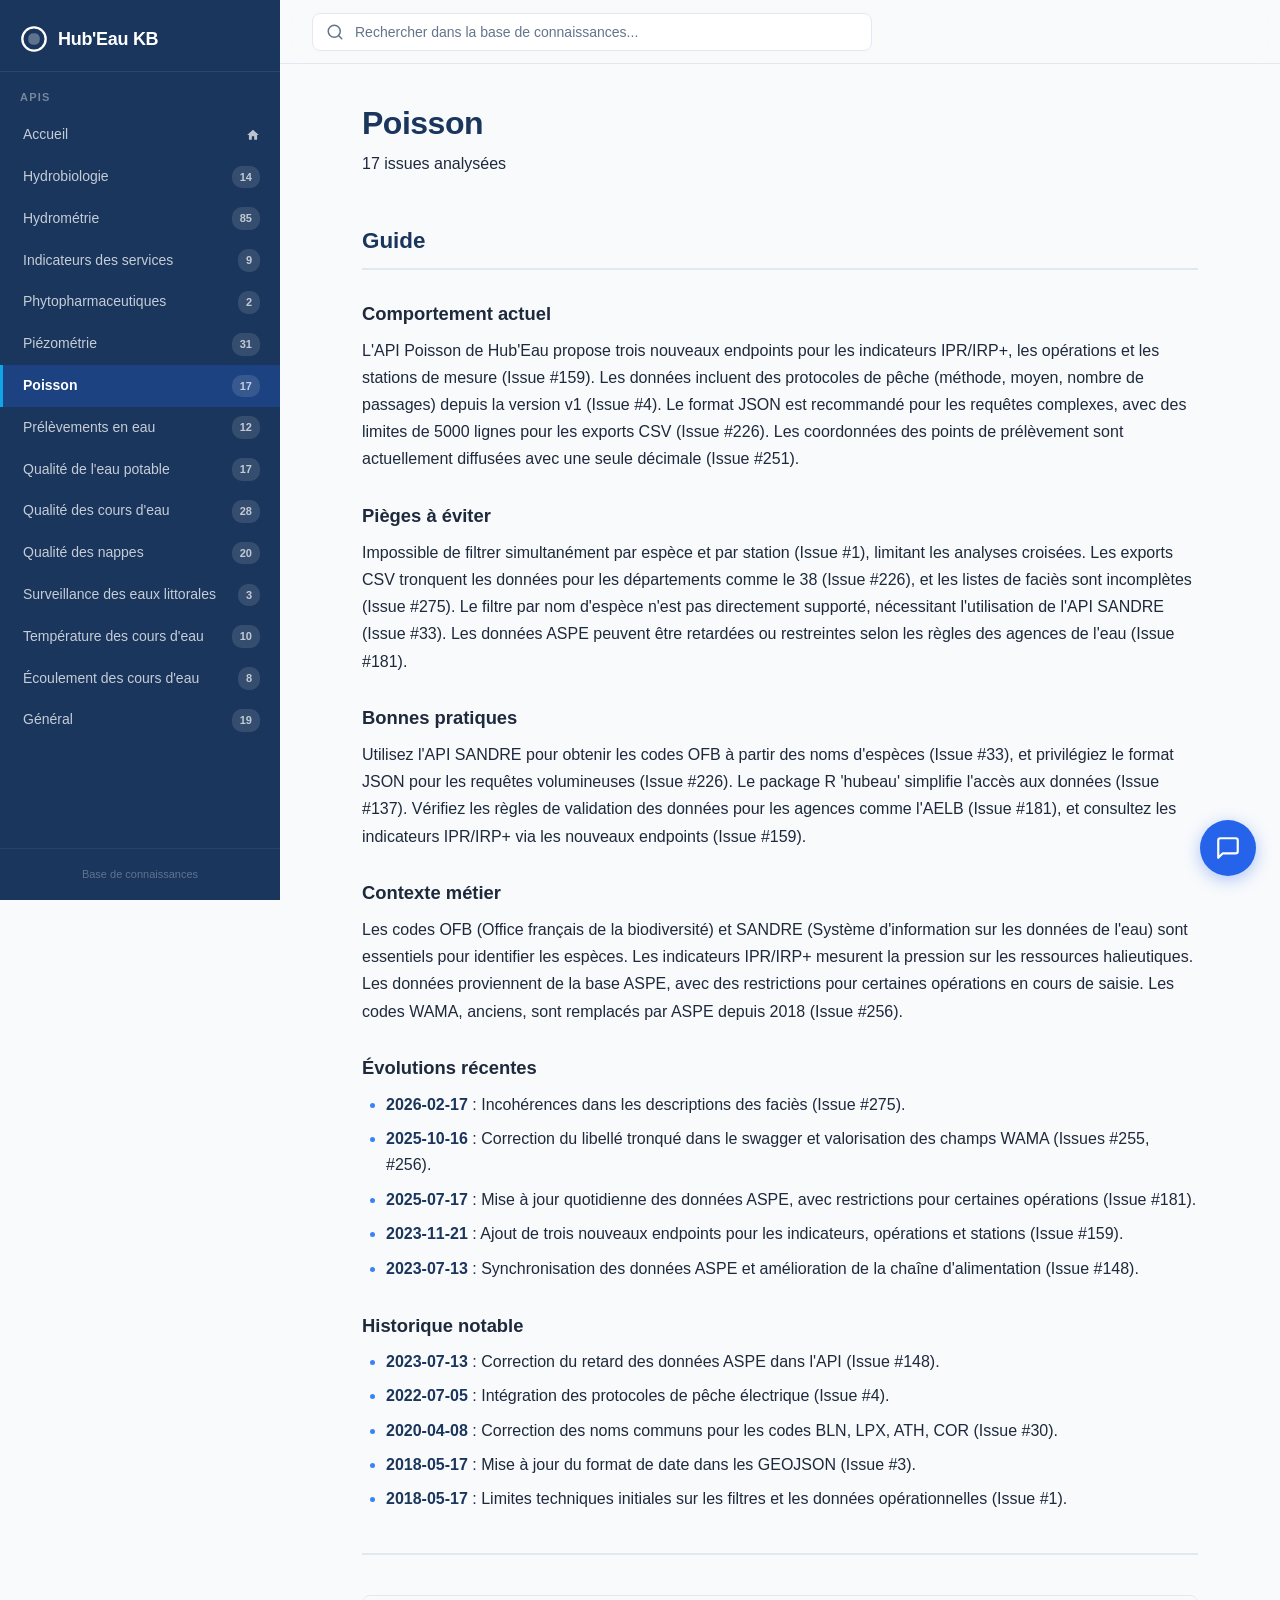
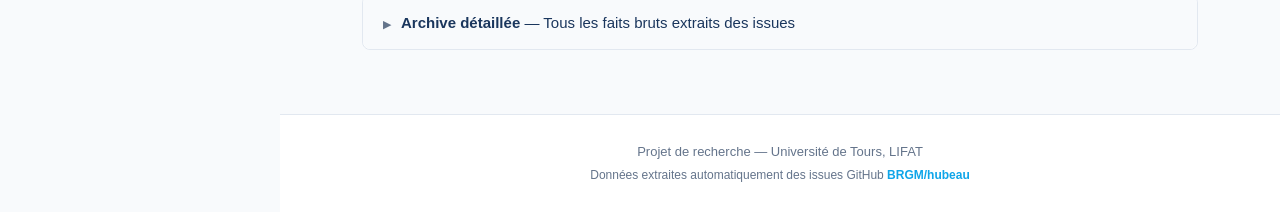
<file: site/poisson.html>
<!DOCTYPE html>
<html lang="fr">
<head>
    <meta charset="UTF-8">
    <meta name="viewport" content="width=device-width, initial-scale=1.0">
    <title>Poisson — Hub'Eau Knowledge Base</title>
    <link rel="stylesheet" href="style.css">
</head>
<body>
    <!-- Mobile hamburger -->
    <button class="hamburger" id="hamburger" aria-label="Ouvrir le menu">
        <span></span><span></span><span></span>
    </button>

    <!-- Sidebar overlay for mobile -->
    <div class="sidebar-overlay" id="sidebarOverlay"></div>

    <!-- Sidebar -->
    <nav class="sidebar" id="sidebar">
        <div class="sidebar-header">
            <a href="index.html" class="sidebar-logo">
                <svg width="28" height="28" viewBox="0 0 24 24" fill="none" stroke="currentColor" stroke-width="2" stroke-linecap="round" stroke-linejoin="round">
                    <path d="M12 2C6.48 2 2 6.48 2 12s4.48 10 10 10 10-4.48 10-10S17.52 2 12 2z"/>
                    <path d="M8 12c0-2 1-4 4-4s4 2 4 4-1 4-4 4-4-2-4-4z" fill="currentColor" opacity="0.3"/>
                </svg>
                <span>Hub'Eau KB</span>
            </a>
        </div>
        <div class="sidebar-section-title">APIs</div>
        <div class="sidebar-links">
            <a href="index.html">
                <span class="api-name">Accueil</span>
                <span class="issue-count home-icon">
                    <svg width="14" height="14" viewBox="0 0 24 24" fill="currentColor"><path d="M10 20v-6h4v6h5v-8h3L12 3 2 12h3v8z"/></svg>
                </span>
            </a>
            <a href="hydrobiologie.html"><span class="api-name">Hydrobiologie</span><span class="issue-count">14</span></a>
<a href="hydrometrie.html"><span class="api-name">Hydrométrie</span><span class="issue-count">85</span></a>
<a href="indicateurs_services.html"><span class="api-name">Indicateurs des services</span><span class="issue-count">9</span></a>
<a href="phytopharmaceutiques.html"><span class="api-name">Phytopharmaceutiques</span><span class="issue-count">2</span></a>
<a href="piezometrie.html"><span class="api-name">Piézométrie</span><span class="issue-count">31</span></a>
<a href="poisson.html" class="active"><span class="api-name">Poisson</span><span class="issue-count">17</span></a>
<a href="prelevements.html"><span class="api-name">Prélèvements en eau</span><span class="issue-count">12</span></a>
<a href="qualite_eau_potable.html"><span class="api-name">Qualité de l'eau potable</span><span class="issue-count">17</span></a>
<a href="qualite_cours_eau.html"><span class="api-name">Qualité des cours d'eau</span><span class="issue-count">28</span></a>
<a href="qualite_nappes.html"><span class="api-name">Qualité des nappes</span><span class="issue-count">20</span></a>
<a href="eaux_littorales.html"><span class="api-name">Surveillance des eaux littorales</span><span class="issue-count">3</span></a>
<a href="temperature.html"><span class="api-name">Température des cours d'eau</span><span class="issue-count">10</span></a>
<a href="ecoulement.html"><span class="api-name">Écoulement des cours d'eau</span><span class="issue-count">8</span></a>
<a href="general.html"><span class="api-name">Général</span><span class="issue-count">19</span></a>
        </div>
        <div class="sidebar-footer-text">
            Base de connaissances
        </div>
    </nav>

    <!-- Main content -->
    <main class="main">
        <div class="topbar">
            <div class="search-container">
                <svg class="search-icon" width="18" height="18" viewBox="0 0 24 24" fill="none" stroke="currentColor" stroke-width="2" stroke-linecap="round" stroke-linejoin="round">
                    <circle cx="11" cy="11" r="8"/><line x1="21" y1="21" x2="16.65" y2="16.65"/>
                </svg>
                <input type="text" id="searchInput" placeholder="Rechercher dans la base de connaissances..." autocomplete="off">
                <div class="search-results" id="searchResults"></div>
            </div>
        </div>

        <article class="content">
            <h1 id="poisson">Poisson</h1>
<blockquote>
<p>17 issues analysées</p>
</blockquote>
<h2 id="guide">Guide</h2>
<h3 id="comportement-actuel">Comportement actuel</h3>
<p>L'API Poisson de Hub'Eau propose trois nouveaux endpoints pour les indicateurs IPR/IRP+, les opérations et les stations de mesure (Issue #159). Les données incluent des protocoles de pêche (méthode, moyen, nombre de passages) depuis la version v1 (Issue #4). Le format JSON est recommandé pour les requêtes complexes, avec des limites de 5000 lignes pour les exports CSV (Issue #226). Les coordonnées des points de prélèvement sont actuellement diffusées avec une seule décimale (Issue #251).</p>
<h3 id="pièges-à-éviter">Pièges à éviter</h3>
<p>Impossible de filtrer simultanément par espèce et par station (Issue #1), limitant les analyses croisées. Les exports CSV tronquent les données pour les départements comme le 38 (Issue #226), et les listes de faciès sont incomplètes (Issue #275). Le filtre par nom d'espèce n'est pas directement supporté, nécessitant l'utilisation de l'API SANDRE (Issue #33). Les données ASPE peuvent être retardées ou restreintes selon les règles des agences de l'eau (Issue #181).</p>
<h3 id="bonnes-pratiques">Bonnes pratiques</h3>
<p>Utilisez l'API SANDRE pour obtenir les codes OFB à partir des noms d'espèces (Issue #33), et privilégiez le format JSON pour les requêtes volumineuses (Issue #226). Le package R 'hubeau' simplifie l'accès aux données (Issue #137). Vérifiez les règles de validation des données pour les agences comme l'AELB (Issue #181), et consultez les indicateurs IPR/IRP+ via les nouveaux endpoints (Issue #159).</p>
<h3 id="contexte-métier">Contexte métier</h3>
<p>Les codes OFB (Office français de la biodiversité) et SANDRE (Système d'information sur les données de l'eau) sont essentiels pour identifier les espèces. Les indicateurs IPR/IRP+ mesurent la pression sur les ressources halieutiques. Les données proviennent de la base ASPE, avec des restrictions pour certaines opérations en cours de saisie. Les codes WAMA, anciens, sont remplacés par ASPE depuis 2018 (Issue #256).</p>
<h3 id="évolutions-récentes">Évolutions récentes</h3>
<ul>
<li><strong>2026-02-17</strong> : Incohérences dans les descriptions des faciès (Issue #275).  </li>
<li><strong>2025-10-16</strong> : Correction du libellé tronqué dans le swagger et valorisation des champs WAMA (Issues #255, #256).  </li>
<li><strong>2025-07-17</strong> : Mise à jour quotidienne des données ASPE, avec restrictions pour certaines opérations (Issue #181).  </li>
<li><strong>2023-11-21</strong> : Ajout de trois nouveaux endpoints pour les indicateurs, opérations et stations (Issue #159).  </li>
<li><strong>2023-07-13</strong> : Synchronisation des données ASPE et amélioration de la chaîne d'alimentation (Issue #148).</li>
</ul>
<h3 id="historique-notable">Historique notable</h3>
<ul>
<li><strong>2023-07-13</strong> : Correction du retard des données ASPE dans l'API (Issue #148).  </li>
<li><strong>2022-07-05</strong> : Intégration des protocoles de pêche électrique (Issue #4).  </li>
<li><strong>2020-04-08</strong> : Correction des noms communs pour les codes BLN, LPX, ATH, COR (Issue #30).  </li>
<li><strong>2018-05-17</strong> : Mise à jour du format de date dans les GEOJSON (Issue #3).  </li>
<li><strong>2018-05-17</strong> : Limites techniques initiales sur les filtres et les données opérationnelles (Issue #1).</li>
</ul>
<hr />
<details>
<p><summary><strong>Archive détaillée</strong> — Tous les faits bruts extraits des issues</summary></p>
<h3 id="faits-actuels">Faits actuels</h3>
<ul>
<li>L'API Poisson ne permet pas de filtrer simultanément les données par espèce et par station, limitant la flexibilité des requêtes. (<a href="https://github.com/BRGM/hubeau/issues/1">#1</a>)</li>
<li>Le connecteur JSON de Tableau ne gère pas nativement les requêtes complexes nécessitant des joints ou des filtres multiples (ex: date de pêche, cours d'eau). (<a href="https://github.com/BRGM/hubeau/issues/1">#1</a>)</li>
<li>Les données de l'API ne contiennent pas de champ explicite pour les dates d'opération (pêche), les effectifs ou les poids par espèce. (<a href="https://github.com/BRGM/hubeau/issues/1">#1</a>)</li>
<li>Certaines stations de suivi de l'anguille européenne (codes 4411022 à 4411033) sont mal géoréférencées, impactant la précision des visualisations cartographiques. (<a href="https://github.com/BRGM/hubeau/issues/1">#1</a>)</li>
<li>Les données sur les poissons sont structurées sans détails opérationnels (protocole, date, cours d'eau) nécessaires à une analyse temporelle ou spatiale fine. (<a href="https://github.com/BRGM/hubeau/issues/1">#1</a>)</li>
<li>Le démonstrateur de l'API Poisson est incompatibile avec la version v1 de l'API, nécessitant une mise à jour pour fonctionner correctement. (<a href="https://github.com/BRGM/hubeau/issues/20">#20</a>)</li>
<li>Les codes PHX, GOX, BBX et CAX conservent une valeur vide pour 'nom_commun' car ils représentent des genres et non des espèces. (<a href="https://github.com/BRGM/hubeau/issues/30">#30</a>)</li>
<li>Les codes PHX, GOX, BBX et CAX correspondent à des genres et ne disposent pas de nom commun standardisé, justifiant leur valeur vide. (<a href="https://github.com/BRGM/hubeau/issues/30">#30</a>)</li>
<li>L'API Hub'Eau 'poissons' ne permet pas de filtrer par nom d'espèce, uniquement par code_espece_poisson. (<a href="https://github.com/BRGM/hubeau/issues/33">#33</a>)</li>
<li>Le code à utiliser dans l'API 'poissons' est le code OFB (champ 'code'), pas le code SANDRE ('code_taxon'). (<a href="https://github.com/BRGM/hubeau/issues/33">#33</a>)</li>
<li>Une future API Hydrobiologie (prévue en 2020) permettra de filtrer directement par nom d'espèce. (<a href="https://github.com/BRGM/hubeau/issues/33">#33</a>)</li>
<li>Le référentiel SANDRE contient des correspondances entre noms latins, communs et codes OFB/SANDRE pour 195 espèces de poissons. (<a href="https://github.com/BRGM/hubeau/issues/33">#33</a>)</li>
<li>Le code OFB est nécessaire pour interroger l'API 'poissons' de Hub'Eau, mais il n'est pas directement lié au code SANDRE. (<a href="https://github.com/BRGM/hubeau/issues/33">#33</a>)</li>
<li>Le package R 'hubeau' permet de requêter 10 des 12 APIs Hub'Eau via une syntaxe standardisée (<code>get_[API]_[Operation]</code>) (<a href="https://github.com/BRGM/hubeau/issues/137">#137</a>)</li>
<li>Le package est disponible sur CRAN et GitHub, avec une documentation incluant des exemples et une vignette (<a href="https://github.com/BRGM/hubeau/issues/137">#137</a>)</li>
<li>L'OFB DR Normandie utilise le package pour générer des rapports mensuels sur l'écoulement des cours d'eau en Bretagne (<a href="https://github.com/BRGM/hubeau/issues/137">#137</a>)</li>
<li>Une vignette illustre l'utilisation de l'API 'Écoulement' avec des cartes et graphiques synthétiques (<a href="https://github.com/BRGM/hubeau/issues/137">#137</a>)</li>
<li>Une évolution de l'API (ajout de trois endpoints) est en cours pour améliorer la chaîne d'alimentation (<a href="https://github.com/BRGM/hubeau/issues/148">#148</a>)</li>
<li>L'API Poisson a ajouté trois nouveaux endpoints pour diffuser des indicateurs IPR/IRP+, des données des opérations et des informations descriptives des stations (<a href="https://github.com/BRGM/hubeau/issues/159">#159</a>)</li>
<li>Les indicateurs IPR (Indice de Pression sur les Ressources) et IPR+ sont désormais accessibles via l'API (<a href="https://github.com/BRGM/hubeau/issues/159">#159</a>)</li>
<li>Les données environnementales et contextuelles des opérations sont désormais disponibles (<a href="https://github.com/BRGM/hubeau/issues/159">#159</a>)</li>
<li>Les stations de mesure disposent maintenant de données descriptives enrichies (<a href="https://github.com/BRGM/hubeau/issues/159">#159</a>)</li>
<li>Les opérations sous maîtrise d'ouvrage de certaines agences de l'eau nécessitent une validation supplémentaire avant leur diffusion. (<a href="https://github.com/BRGM/hubeau/issues/181">#181</a>)</li>
<li>Les opérations sous maîtrise d'ouvrage de l’agence de l’eau Loire-Bretagne (AELB) ne sont diffusées que si elles sont validées niveau 2 ou datées de plus d'un an. (<a href="https://github.com/BRGM/hubeau/issues/181">#181</a>)</li>
<li>L'API Poisson ne retourne pas toutes les opérations de pêche électrique en Isère (code département 38) lors de l'export via RStudio, contrairement à l'export ASPE. (<a href="https://github.com/BRGM/hubeau/issues/223">#223</a>)</li>
<li>Le script R utilise une URL spécifique pour l'API, mais ne gère pas correctement les champs JSON imbriqués (ex: 'operateur_libelle_aspe') qui peuvent contenir des listes. (<a href="https://github.com/BRGM/hubeau/issues/223">#223</a>)</li>
<li>Les données diffusées via l'API Poisson peuvent présenter des lacunes par rapport aux exports ASPE, indiquant une possible restriction ou une différence de couverture des données. (<a href="https://github.com/BRGM/hubeau/issues/223">#223</a>)</li>
<li>L'export CSV de l'API Poisson limite les résultats à 5000 lignes, ce qui peut exclure des données filtrées (ex. département 38). (<a href="https://github.com/BRGM/hubeau/issues/226">#226</a>)</li>
<li>L'API Poisson en format JSON permet des requêtes filtrées (ex. code_departement=38) et retourne 615 résultats pour le département 38, contrairement à l'export CSV. (<a href="https://github.com/BRGM/hubeau/issues/226">#226</a>)</li>
<li>La base ASPE contient des opérations non présentes dans l'API Poisson, notamment en raison de règles de gestion (données en cours de saisie, bassins spécifiques). (<a href="https://github.com/BRGM/hubeau/issues/226">#226</a>)</li>
<li>Certains producteurs de données (ex. AQUASCOP, CNRS) ne figurent pas dans ASPE ou Hubeau, limitant l'exhaustivité des données accessibles via l'API. (<a href="https://github.com/BRGM/hubeau/issues/226">#226</a>)</li>
<li>Les comptes rendus de pêche (CR) transmis aux DDT/OFB ne sont pas systématiquement intégrés dans ASPE ou Hubeau, malgré leur potentiel d'enrichissement des bases nationales. (<a href="https://github.com/BRGM/hubeau/issues/226">#226</a>)</li>
<li>L'API Poisson diffuse les coordonnées des points de prélèvement avec une seule décimale au lieu de deux en raison d'une anomalie Aspe. (<a href="https://github.com/BRGM/hubeau/issues/251">#251</a>)</li>
<li>L'application WAMA (gestion des observations piscicoles) a été remplacée par Aspe en 2018, expliquant l'absence de codes WAMA pour les données récentes. (<a href="https://github.com/BRGM/hubeau/issues/256">#256</a>)</li>
<li>L'API Poisson retourne des listes de faciès incomplètes (ex. 'facies_libelle_type' et 'facies_profondeur_moyenne') avec des disparités entre les champs, manquant des entrées présentes dans les exports. (<a href="https://github.com/BRGM/hubeau/issues/275">#275</a>)</li>
<li>Les données des faciès (ex. 'Plat') sont inconsistantes entre les exports et l'API, ce qui peut fausser l'analyse des opérations de surveillance piscicole. (<a href="https://github.com/BRGM/hubeau/issues/275">#275</a>)</li>
</ul>
<h3 id="historique-des-problèmes-résolus">Historique des problèmes résolus</h3>
<ul>
<li>~~Le format de date dans les fichiers GEOJSON était converti en timestamp (nombre entier représentant le nombre de millisecondes depuis l'époque Unix) au lieu de rester au format 'YYYY-MM-DD'. (<a href="https://github.com/BRGM/hubeau/issues/3">#3</a>)~~</li>
<li>~~L'API Poissons a été mise à jour en version v1 pour intégrer de nouvelles données, notamment les protocoles de pêche (méthode, moyen, nombre de passages). (<a href="https://github.com/BRGM/hubeau/issues/4">#4</a>)~~</li>
<li>~~Les données sur les protocoles de pêche électrique (Méthode de prospection, Moyen de Prospection, Nombre de passages) sont désormais accessibles via l'API Poissons à partir de la version v1. (<a href="https://github.com/BRGM/hubeau/issues/4">#4</a>)~~</li>
<li>~~L'API 'code_espece_poisson' et 'poissons' retourne une valeur vide pour 'nom_commun' pour certains codes (comme BLN) avant la correction. (<a href="https://github.com/BRGM/hubeau/issues/30">#30</a>)~~</li>
<li>~~Les codes BLN (Blageon), LPX (Lamproie), ATH (Athérine) et COR (Corégone) ont maintenant un 'nom_commun' correctement renseigné dans l'API. (<a href="https://github.com/BRGM/hubeau/issues/30">#30</a>)~~</li>
<li>~~Une alternative pour obtenir le code OFB à partir du nom est d'utiliser l'API SANDRE avec un filtre XPath sur 'LbNomCommunAppelTaxon'. (<a href="https://github.com/BRGM/hubeau/issues/33">#33</a>)~~</li>
<li>~~L'API Poisson utilisait une copie décalée de la base ASPE avant la mise à jour du 13 juillet 2023 (<a href="https://github.com/BRGM/hubeau/issues/148">#148</a>)~~</li>
<li>~~Les données ASPE étaient initialement retardées de plusieurs mois dans l'API par rapport à la source originale (<a href="https://github.com/BRGM/hubeau/issues/148">#148</a>)~~</li>
<li>~~La mise à jour du 13 juillet 2023 a corrigé ce retard pour les données de 2023 (<a href="https://github.com/BRGM/hubeau/issues/148">#148</a>)~~</li>
<li>~~La mise à jour des données depuis la base ASPE est programmée quotidiennement, mais des blocages temporaires peuvent survenir. (<a href="https://github.com/BRGM/hubeau/issues/181">#181</a>)~~</li>
<li>~~Le libellé du champ 'objectifs_operations' dans le swagger de l'API Poisson était tronqué par une ellipse, ce qui pouvait induire en erreur les utilisateurs. (<a href="https://github.com/BRGM/hubeau/issues/255">#255</a>)~~</li>
<li>~~Les champs WAMA de l'API Poisson étaient initialement vides pour les données récentes, mais sont désormais valorisés pour les cas applicables après mise à jour du traitement. (<a href="https://github.com/BRGM/hubeau/issues/256">#256</a>)~~</li>
<li>~~L'endpoint 'indicateurs' de l'API Poisson utilise des libellés textuels ('Très bon', 'Bon', etc.) pour le champ 'iprplus_libelle_classe', contrairement à la documentation initiale qui indiquait des codes numériques (1, 2, etc.). (<a href="https://github.com/BRGM/hubeau/issues/257">#257</a>)~~</li>
</ul>
<h3 id="issues-sources">Issues sources</h3>
<ul>
<li><strong>#1</strong> API Poissons et Tableau Software (2018-05-17) — L'API Poisson de Hub'Eau présente des limites techniques et des lacunes de données (géoréférencement, détails opérationnels) qui restreignent son utilisation pour des analyses avancées de la répartition des espèces.</li>
<li><strong>#3</strong> Format de date GEOJSON (2018-05-17) — L'API 'Poisson' a corrigé un problème de format de date dans les fichiers GEOJSON, passant d'un timestamp à 'YYYY-MM-DD' pour faciliter l'analyse temporelle avec des outils comme QGIS.</li>
<li><strong>#4</strong> Protocole de pêche manquant pour l'API Poissons (2022-07-05) — L'API Poissons a été mise à jour pour inclure des informations sur les protocoles de pêche, rendant disponibles des données clés pour l'analyse des résultats de pêche électrique.</li>
<li><strong>#20</strong> [API Poissons] (2022-07-05) — L'API Poisson a été mise à jour vers la version v1, rendant le démonstrateur existant obsolète et nécessitant des adaptations techniques.</li>
<li><strong>#30</strong> [API Poisson] Code poisson BLN - nom_poisson (2020-03-06) — L'API 'Poisson' a été corrigée pour certains codes (BLN, LPX, ATH, COR) afin de fournir un 'nom_commun', tandis que d'autres codes (PHX, GOX, BBX, CAX) conservent une valeur vide car ils représentent des genres.</li>
<li><strong>#33</strong> Récupération données poisson depuis son nom (2020-04-08) — L'API Hub'Eau 'poissons' nécessite l'utilisation de codes OFB pour les requêtes, mais des alternatives via SANDRE ou une future API Hydrobiologie permettent de contourner cette limitation.</li>
<li><strong>#137</strong> Package R pour requêter les APIs hubeau (2023-05-30) — Un package R permettant d'accéder à 10 APIs Hub'Eau a été publié, avec des exemples d'utilisation et une intégration dans des rapports hydrologiques.</li>
<li><strong>#148</strong> [API Poisson] Date de maj de données ASPE ? (2023-07-13) — L'API Poisson a été mise à jour pour synchroniser les données ASPE, avec des améliorations de la chaîne d'alimentation en cours.</li>
<li><strong>#159</strong> L'API poisson s'enrichit de trois nouveaux endpoints (2023-11-21) — L'API Poisson a été mise à jour avec trois nouveaux endpoints pour les indicateurs IPR/IRP+, les opérations et les stations de mesure.</li>
<li><strong>#181</strong> [API Poissons] Fréquence de moissonage de la base ASPE (2024-09-04) — L'API Poisson met à jour quotidiennement les données ASPE, mais certaines opérations sont restreintes en raison de validations supplémentaires imposées par les agences de l'eau.</li>
<li><strong>#223</strong> [ API Poisson ] Export de données via l'API URL et Rstudio : manque t'il des données ? (2025-07-17) — L'API Poisson manque certaines données de pêche électrique en Isère par rapport à l'export ASPE, probablement en raison de limitations de l'API ou de différences de traitement des données.</li>
<li><strong>#226</strong> [ API Poisson ] liaison API avec Naîades et APSE (2025-07-17) — L'API Poisson présente des limites d'export (CSV) et des écarts de données par rapport à ASPE et aux compilations locales, liés à des règles de gestion et à l'absence de centralisation de certains producteurs.</li>
<li><strong>#251</strong> [API Poisson] précision des coordonnées des points de prélèvements (2025-08-29) — L'API Poisson présente une réduction de la précision des coordonnées des points de prélèvement en raison d'une anomalie temporaire.</li>
<li><strong>#255</strong> [API Poisson] - Imprécision du swagger pour les valeurs du champ objectifs_operations (2025-10-16) — Le libellé tronqué dans le swagger de l'API Poisson a été corrigé, améliorant la clarté des informations disponibles pour les utilisateurs.</li>
<li><strong>#256</strong> [API Poisson] - champs WAMA inutiles (2025-10-16) — L'API Poisson a corrigé l'absence de champs WAMA pour les données récentes, tout en clarifiant que ces codes proviennent de l'ancienne application WAMA remplacée par Aspe en 2018.</li>
<li><strong>#257</strong> [API Poisson] - errreur de la documentation sur les valeurs attendues (2025-10-16) — L'API Poisson a corrigé une erreur de documentation sur les valeurs attendues pour le champ 'iprplus_libelle_classe', qui utilisent des libellés textuels au lieu de codes numériques.</li>
<li><strong>#275</strong> [API Poisson] problème sur description des faciès (2026-02-17) — L'API Poisson présente des incohérences dans la description des faciès entre les exports et les requêtes API, affectant la fiabilité des données.</li>
</ul>
</details>
        </article>

        <footer class="footer">
            <p>Projet de recherche &mdash; Universit&eacute; de Tours, LIFAT</p>
            <p class="footer-sub">Donn&eacute;es extraites automatiquement des issues GitHub <a href="https://github.com/BRGM/hubeau">BRGM/hubeau</a></p>
        </footer>
    </main>

    <!-- Chatbot toggle button -->
    <button class="chatbot-toggle" id="chatbotToggle" aria-label="Ouvrir le chatbot">
        <svg width="26" height="26" viewBox="0 0 24 24" fill="none" stroke="currentColor" stroke-width="2" stroke-linecap="round" stroke-linejoin="round">
            <path d="M21 15a2 2 0 0 1-2 2H7l-4 4V5a2 2 0 0 1 2-2h14a2 2 0 0 1 2 2z"/>
        </svg>
    </button>

    <!-- Chatbot panel -->
    <div class="chatbot-panel" id="chatbotPanel">
        <div class="chatbot-header">
            <div class="chatbot-header-title">
                <svg width="18" height="18" viewBox="0 0 24 24" fill="none" stroke="currentColor" stroke-width="2"><path d="M21 15a2 2 0 0 1-2 2H7l-4 4V5a2 2 0 0 1 2-2h14a2 2 0 0 1 2 2z"/></svg>
                Hub'Eau Assistant
            </div>
            <div class="chatbot-header-actions">
                <button class="chatbot-clear" id="chatbotClear" title="Effacer la conversation">
                    <svg width="16" height="16" viewBox="0 0 24 24" fill="none" stroke="currentColor" stroke-width="2" stroke-linecap="round" stroke-linejoin="round"><polyline points="3 6 5 6 21 6"/><path d="M19 6v14a2 2 0 0 1-2 2H7a2 2 0 0 1-2-2V6m3 0V4a2 2 0 0 1 2-2h4a2 2 0 0 1 2 2v2"/></svg>
                </button>
                <button class="chatbot-close" id="chatbotClose">&times;</button>
            </div>
        </div>
        <div class="chatbot-messages" id="chatbotMessages">
            <div class="chat-msg chat-msg-bot">
                <div class="chat-bubble">Bonjour ! Posez-moi une question sur les APIs Hub'Eau. Je cherche dans la base de connaissances pour vous r&eacute;pondre.</div>
            </div>
        </div>
        <div class="chatbot-status" id="chatbotStatus" style="display:none;"></div>
        <div class="chatbot-input-area">
            <input type="text" id="chatbotInput" placeholder="Posez votre question..." autocomplete="off">
            <button class="chatbot-send" id="chatbotSend">Envoyer</button>
        </div>
    </div>

    <script src="search.js"></script>
    <script src="chatbot.js"></script>
    <script>
        // Hamburger menu toggle
        const hamburger = document.getElementById('hamburger');
        const sidebar = document.getElementById('sidebar');
        const overlay = document.getElementById('sidebarOverlay');
        hamburger.addEventListener('click', () => {
            sidebar.classList.toggle('open');
            overlay.classList.toggle('open');
            hamburger.classList.toggle('open');
        });
        overlay.addEventListener('click', () => {
            sidebar.classList.remove('open');
            overlay.classList.remove('open');
            hamburger.classList.remove('open');
        });
    </script>
</body>
</html>
</file>
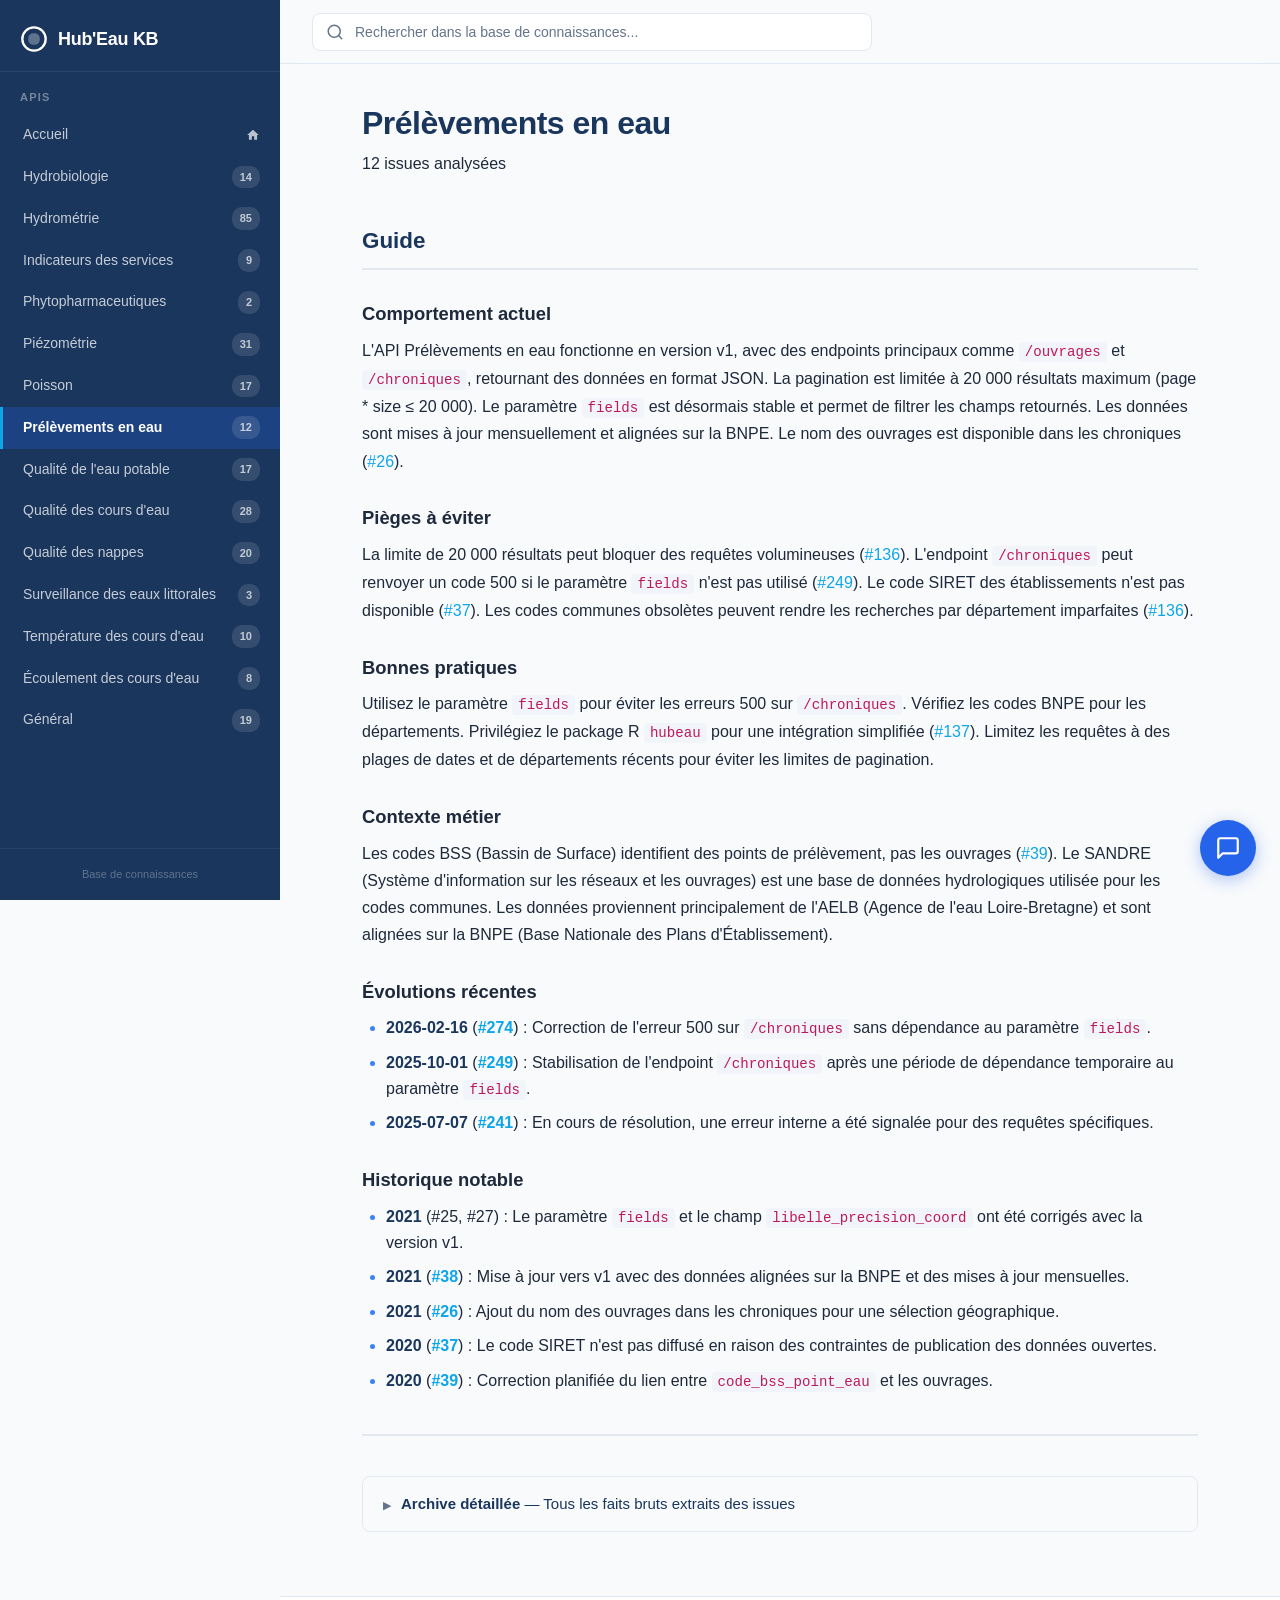
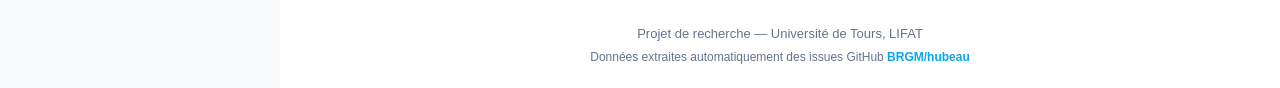
<file: site/prelevements.html>
<!DOCTYPE html>
<html lang="fr">
<head>
    <meta charset="UTF-8">
    <meta name="viewport" content="width=device-width, initial-scale=1.0">
    <title>Prélèvements en eau — Hub'Eau Knowledge Base</title>
    <link rel="stylesheet" href="style.css">
</head>
<body>
    <!-- Mobile hamburger -->
    <button class="hamburger" id="hamburger" aria-label="Ouvrir le menu">
        <span></span><span></span><span></span>
    </button>

    <!-- Sidebar overlay for mobile -->
    <div class="sidebar-overlay" id="sidebarOverlay"></div>

    <!-- Sidebar -->
    <nav class="sidebar" id="sidebar">
        <div class="sidebar-header">
            <a href="index.html" class="sidebar-logo">
                <svg width="28" height="28" viewBox="0 0 24 24" fill="none" stroke="currentColor" stroke-width="2" stroke-linecap="round" stroke-linejoin="round">
                    <path d="M12 2C6.48 2 2 6.48 2 12s4.48 10 10 10 10-4.48 10-10S17.52 2 12 2z"/>
                    <path d="M8 12c0-2 1-4 4-4s4 2 4 4-1 4-4 4-4-2-4-4z" fill="currentColor" opacity="0.3"/>
                </svg>
                <span>Hub'Eau KB</span>
            </a>
        </div>
        <div class="sidebar-section-title">APIs</div>
        <div class="sidebar-links">
            <a href="index.html">
                <span class="api-name">Accueil</span>
                <span class="issue-count home-icon">
                    <svg width="14" height="14" viewBox="0 0 24 24" fill="currentColor"><path d="M10 20v-6h4v6h5v-8h3L12 3 2 12h3v8z"/></svg>
                </span>
            </a>
            <a href="hydrobiologie.html"><span class="api-name">Hydrobiologie</span><span class="issue-count">14</span></a>
<a href="hydrometrie.html"><span class="api-name">Hydrométrie</span><span class="issue-count">85</span></a>
<a href="indicateurs_services.html"><span class="api-name">Indicateurs des services</span><span class="issue-count">9</span></a>
<a href="phytopharmaceutiques.html"><span class="api-name">Phytopharmaceutiques</span><span class="issue-count">2</span></a>
<a href="piezometrie.html"><span class="api-name">Piézométrie</span><span class="issue-count">31</span></a>
<a href="poisson.html"><span class="api-name">Poisson</span><span class="issue-count">17</span></a>
<a href="prelevements.html" class="active"><span class="api-name">Prélèvements en eau</span><span class="issue-count">12</span></a>
<a href="qualite_eau_potable.html"><span class="api-name">Qualité de l'eau potable</span><span class="issue-count">17</span></a>
<a href="qualite_cours_eau.html"><span class="api-name">Qualité des cours d'eau</span><span class="issue-count">28</span></a>
<a href="qualite_nappes.html"><span class="api-name">Qualité des nappes</span><span class="issue-count">20</span></a>
<a href="eaux_littorales.html"><span class="api-name">Surveillance des eaux littorales</span><span class="issue-count">3</span></a>
<a href="temperature.html"><span class="api-name">Température des cours d'eau</span><span class="issue-count">10</span></a>
<a href="ecoulement.html"><span class="api-name">Écoulement des cours d'eau</span><span class="issue-count">8</span></a>
<a href="general.html"><span class="api-name">Général</span><span class="issue-count">19</span></a>
        </div>
        <div class="sidebar-footer-text">
            Base de connaissances
        </div>
    </nav>

    <!-- Main content -->
    <main class="main">
        <div class="topbar">
            <div class="search-container">
                <svg class="search-icon" width="18" height="18" viewBox="0 0 24 24" fill="none" stroke="currentColor" stroke-width="2" stroke-linecap="round" stroke-linejoin="round">
                    <circle cx="11" cy="11" r="8"/><line x1="21" y1="21" x2="16.65" y2="16.65"/>
                </svg>
                <input type="text" id="searchInput" placeholder="Rechercher dans la base de connaissances..." autocomplete="off">
                <div class="search-results" id="searchResults"></div>
            </div>
        </div>

        <article class="content">
            <h1 id="prélèvements-en-eau">Prélèvements en eau</h1>
<blockquote>
<p>12 issues analysées</p>
</blockquote>
<h2 id="guide">Guide</h2>
<h3 id="comportement-actuel">Comportement actuel</h3>
<p>L'API Prélèvements en eau fonctionne en version v1, avec des endpoints principaux comme <code>/ouvrages</code> et <code>/chroniques</code>, retournant des données en format JSON. La pagination est limitée à 20 000 résultats maximum (page * size ≤ 20 000). Le paramètre <code>fields</code> est désormais stable et permet de filtrer les champs retournés. Les données sont mises à jour mensuellement et alignées sur la BNPE. Le nom des ouvrages est disponible dans les chroniques (<a href="https://github.com/BRGM/hubeau/issues/26">#26</a>).  </p>
<h3 id="pièges-à-éviter">Pièges à éviter</h3>
<p>La limite de 20 000 résultats peut bloquer des requêtes volumineuses (<a href="https://github.com/BRGM/hubeau/issues/136">#136</a>). L'endpoint <code>/chroniques</code> peut renvoyer un code 500 si le paramètre <code>fields</code> n'est pas utilisé (<a href="https://github.com/BRGM/hubeau/issues/249">#249</a>). Le code SIRET des établissements n'est pas disponible (<a href="https://github.com/BRGM/hubeau/issues/37">#37</a>). Les codes communes obsolètes peuvent rendre les recherches par département imparfaites (<a href="https://github.com/BRGM/hubeau/issues/136">#136</a>).  </p>
<h3 id="bonnes-pratiques">Bonnes pratiques</h3>
<p>Utilisez le paramètre <code>fields</code> pour éviter les erreurs 500 sur <code>/chroniques</code>. Vérifiez les codes BNPE pour les départements. Privilégiez le package R <code>hubeau</code> pour une intégration simplifiée (<a href="https://github.com/BRGM/hubeau/issues/137">#137</a>). Limitez les requêtes à des plages de dates et de départements récents pour éviter les limites de pagination.  </p>
<h3 id="contexte-métier">Contexte métier</h3>
<p>Les codes BSS (Bassin de Surface) identifient des points de prélèvement, pas les ouvrages (<a href="https://github.com/BRGM/hubeau/issues/39">#39</a>). Le SANDRE (Système d'information sur les réseaux et les ouvrages) est une base de données hydrologiques utilisée pour les codes communes. Les données proviennent principalement de l'AELB (Agence de l'eau Loire-Bretagne) et sont alignées sur la BNPE (Base Nationale des Plans d'Établissement).  </p>
<h3 id="évolutions-récentes">Évolutions récentes</h3>
<ul>
<li><strong>2026-02-16</strong> (<a href="https://github.com/BRGM/hubeau/issues/274">#274</a>) : Correction de l'erreur 500 sur <code>/chroniques</code> sans dépendance au paramètre <code>fields</code>.  </li>
<li><strong>2025-10-01</strong> (<a href="https://github.com/BRGM/hubeau/issues/249">#249</a>) : Stabilisation de l'endpoint <code>/chroniques</code> après une période de dépendance temporaire au paramètre <code>fields</code>.  </li>
<li><strong>2025-07-07</strong> (<a href="https://github.com/BRGM/hubeau/issues/241">#241</a>) : En cours de résolution, une erreur interne a été signalée pour des requêtes spécifiques.  </li>
</ul>
<h3 id="historique-notable">Historique notable</h3>
<ul>
<li><strong>2021</strong> (#25, #27) : Le paramètre <code>fields</code> et le champ <code>libelle_precision_coord</code> ont été corrigés avec la version v1.  </li>
<li><strong>2021</strong> (<a href="https://github.com/BRGM/hubeau/issues/38">#38</a>) : Mise à jour vers v1 avec des données alignées sur la BNPE et des mises à jour mensuelles.  </li>
<li><strong>2021</strong> (<a href="https://github.com/BRGM/hubeau/issues/26">#26</a>) : Ajout du nom des ouvrages dans les chroniques pour une sélection géographique.  </li>
<li><strong>2020</strong> (<a href="https://github.com/BRGM/hubeau/issues/37">#37</a>) : Le code SIRET n'est pas diffusé en raison des contraintes de publication des données ouvertes.  </li>
<li><strong>2020</strong> (<a href="https://github.com/BRGM/hubeau/issues/39">#39</a>) : Correction planifiée du lien entre <code>code_bss_point_eau</code> et les ouvrages.</li>
</ul>
<hr />
<details>
<p><summary><strong>Archive détaillée</strong> — Tous les faits bruts extraits des issues</summary></p>
<h3 id="faits-actuels">Faits actuels</h3>
<ul>
<li>Dans la version beta, les coordonnées étaient fictives, rendant le champ 'libelle_precision_coord' inutile. (<a href="https://github.com/BRGM/hubeau/issues/27">#27</a>)</li>
<li>Le code SIRET des établissements exploitants n'est pas disponible dans les données ouvertes de l'API Prélèvements en eau. (<a href="https://github.com/BRGM/hubeau/issues/37">#37</a>)</li>
<li>Le code_bss_point_eau est associé au point de prélèvement plutôt qu'à l'ouvrage, ce qui entraîne une duplication des données. (<a href="https://github.com/BRGM/hubeau/issues/39">#39</a>)</li>
<li>Un ouvrage peut comporter plusieurs points de prélèvement, chacun avec un code BSS unique, rendant impossible une association directe au niveau de l'ouvrage. (<a href="https://github.com/BRGM/hubeau/issues/39">#39</a>)</li>
<li>L'API retourne un code 400 lorsque le produit des paramètres <code>page</code> * <code>size</code> dépasse 20 000. (<a href="https://github.com/BRGM/hubeau/issues/136">#136</a>)</li>
<li>Le message d'erreur est en anglais et indique que la multiplication des paramètres <code>page</code> et <code>size</code> ne peut pas dépasser 20 000. (<a href="https://github.com/BRGM/hubeau/issues/136">#136</a>)</li>
<li>Le comptage total des résultats est disponible dès la première requête, mais l'API ne bloque pas la requête tant que le seuil de 20 000 n'est pas atteint. (<a href="https://github.com/BRGM/hubeau/issues/136">#136</a>)</li>
<li>Un code d'erreur spécifique est proposé pour améliorer la lisibilité et la gestion des erreurs liées à ce plafond. (<a href="https://github.com/BRGM/hubeau/issues/136">#136</a>)</li>
<li>Le référentiel des codes communes/départements utilisé est celui de la BNPE, sans indication du millésime. (<a href="https://github.com/BRGM/hubeau/issues/136">#136</a>)</li>
<li>Les codes communes obsolètes peuvent rendre la recherche par code département imparfaite, justifiant une augmentation du plafond de 20 000. (<a href="https://github.com/BRGM/hubeau/issues/136">#136</a>)</li>
<li>Le package R 'hubeau' permet de requêter 10 des 12 APIs Hub'Eau via une syntaxe standardisée (<code>get_[API]_[Operation]</code>) (<a href="https://github.com/BRGM/hubeau/issues/137">#137</a>)</li>
<li>Le package est disponible sur CRAN et GitHub, avec une documentation incluant des exemples et une vignette (<a href="https://github.com/BRGM/hubeau/issues/137">#137</a>)</li>
<li>L'OFB DR Normandie utilise le package pour générer des rapports mensuels sur l'écoulement des cours d'eau en Bretagne (<a href="https://github.com/BRGM/hubeau/issues/137">#137</a>)</li>
<li>Une vignette illustre l'utilisation de l'API 'Écoulement' avec des cartes et graphiques synthétiques (<a href="https://github.com/BRGM/hubeau/issues/137">#137</a>)</li>
<li>L'API 'prélèvements/chroniques' a retourné un 'internal server error' lors de la requête avec les paramètres annee=2018 et code_departement=28 le 7 juillet 2025. (<a href="https://github.com/BRGM/hubeau/issues/241">#241</a>)</li>
<li>Le paramètre 'fields' doit être utilisé avec des champs spécifiques pour éviter l'erreur 500. (<a href="https://github.com/BRGM/hubeau/issues/274">#274</a>)</li>
</ul>
<h3 id="historique-des-problèmes-résolus">Historique des problèmes résolus</h3>
<ul>
<li>~~Le paramètre 'fields' était expérimental et instable dans la version beta de l'API, entraînant des valeurs null pour des champs comme la longitude et la latitude. (<a href="https://github.com/BRGM/hubeau/issues/25">#25</a>)~~</li>
<li>~~Le passage de l'API en version v1 a corrigé ce problème et stabilisé le comportement du paramètre 'fields'. (<a href="https://github.com/BRGM/hubeau/issues/25">#25</a>)~~</li>
<li>~~L'API des prélèvements en eau a été mise à jour pour inclure le nom de l'ouvrage dans l'opération 'chroniques'. (<a href="https://github.com/BRGM/hubeau/issues/26">#26</a>)~~</li>
<li>~~Le nom de l'ouvrage de prélèvement est désormais disponible dans l'API, permettant une sélection géographique directe. (<a href="https://github.com/BRGM/hubeau/issues/26">#26</a>)~~</li>
<li>~~Le champ 'libelle_precision_coord' de l'API /vbeta/prelevements/referentiel/points_prelevement était toujours null en raison d'un bug, corrigé lors du passage à la version v1 en 2021. (<a href="https://github.com/BRGM/hubeau/issues/27">#27</a>)~~</li>
<li>~~L'API Prélèvements en eau était en version bêta avec des données incomplètes et des millésimes obsolètes (arrêtés en 2016). (<a href="https://github.com/BRGM/hubeau/issues/38">#38</a>)~~</li>
<li>~~La version v1 de l'API a été déployée en juin 2021, avec des mises à jour mensuelles et des données alignées sur la BNPE. (<a href="https://github.com/BRGM/hubeau/issues/38">#38</a>)~~</li>
<li>~~La version bêta de l'API présentait un retard de mise à jour des données par rapport à la source principale (AELB) et un sous-échantillonnage des ouvrages (6872 vs 8508 en Pays de la Loire). (<a href="https://github.com/BRGM/hubeau/issues/38">#38</a>)~~</li>
<li>~~Le champ code_entite_hydrogeo était mal renseigné dans la version bêta de l'API mais sera corrigé dans la version finale. (<a href="https://github.com/BRGM/hubeau/issues/39">#39</a>)~~</li>
<li>~~La requête 'ouvrages' de l'API Prélèvements en eau retournait un count 0 avant la correction. (<a href="https://github.com/BRGM/hubeau/issues/71">#71</a>)~~</li>
<li>~~L'endpoint 'chroniques' de l'API Prélèvements en eau a connu des instabilités avec des erreurs 500, nécessitant temporairement l'ajout du paramètre 'fields' pour obtenir des résultats. (<a href="https://github.com/BRGM/hubeau/issues/249">#249</a>)~~</li>
<li>~~Le problème a été corrigé, permettant à nouveau l'accès à l'endpoint sans paramètre 'fields'. (<a href="https://github.com/BRGM/hubeau/issues/249">#249</a>)~~</li>
<li>~~La requête de l'API 'prélèvements chroniques' renvoyait un code erreur 500 lors de la requête sur l'ensemble des champs, mais le problème a été résolu. (<a href="https://github.com/BRGM/hubeau/issues/274">#274</a>)~~</li>
</ul>
<h3 id="issues-sources">Issues sources</h3>
<ul>
<li><strong>#25</strong> [API Prélèvements en eau] - Erreur lors de la récupération des ouvrages (2021-06-16) — Le paramètre 'fields' de l'API Prélèvements en eau a eu des problèmes de stabilité dans la version beta, mais a été corrigé avec la mise à jour en version v1.</li>
<li><strong>#26</strong> [API Prélèvement en eau] nom de l'ouvrage dans les chroniques (2021-06-16) — L'API des prélèvements en eau a été mise à jour pour inclure le nom des ouvrages dans les chroniques, facilitant la sélection géographique.</li>
<li><strong>#27</strong> [API Prélèvements en eau] - Champs libelle_precision_coord toujours null (2021-06-16) — Le champ 'libelle_precision_coord' de l'API Prélèvements en eau était incorrectement null en version beta, mais le bug a été résolu avec la mise à jour vers la version v1 en 2021.</li>
<li><strong>#37</strong> [API Prélèvement] code SIRET des établissements de prélèvement (2020-06-26) — Le code SIRET des établissements n'est pas diffusé par l'API Prélèvements en eau en raison des contraintes de publication des données ouvertes.</li>
<li><strong>#38</strong> [API Prélèvements] actualisation des données (2021-06-16) — L'API Prélèvements en eau a été mise à jour en v1 en juin 2021, résolvant les problèmes de complétude et de mise à jour des données.</li>
<li><strong>#39</strong> [API Prélèvement] Suggestion d'association du code_bss à l'ouvrage plutôt qu'au point de prélèvement (2020-08-06) — L'API Prélèvements en eau associe incorrectement le code_bss_point_eau au point de prélèvement plutôt qu'à l'ouvrage, avec une correction planifiée pour la version finale.</li>
<li><strong>#71</strong> [API prélèvements] Aucune donnée dans la réponse de la requête "ouvrages" ? (2021-07-21) — L'API 'Prélèvements en eau' a temporairement renvoyé des données vides pour l'endpoint 'ouvrages', mais le problème a été corrigé.</li>
<li><strong>#136</strong> API Prélèvements - retourne code 400 sur dépassement page * size (2023-05-02) — L'API Prélèvements en eau de Hub'Eau limite les résultats à 20 000 enregistrements, avec un retour de code 400 non explicite et un besoin d'amélioration de la gestion des erreurs.</li>
<li><strong>#137</strong> Package R pour requêter les APIs hubeau (2023-05-30) — Un package R permettant d'accéder à 10 APIs Hub'Eau a été publié, avec des exemples d'utilisation et une intégration dans des rapports hydrologiques.</li>
<li><strong>#241</strong> Accès impossible aux prélèvements via l'API - "internal error" retourné ce 07 juillet 2025 (2025-07-07) — Une erreur serveur a été signalée le 7 juillet 2025 lors de l'accès à l'API des prélèvements pour le département 28 et l'année 2018.</li>
<li><strong>#249</strong> [API Prélèvements en eau] endpoint "chroniques": Erreur 500 sur toutes les requêtes (2025-10-01) — L'endpoint 'chroniques' de l'API Prélèvements en eau a connu des instabilités techniques résolues, avec une période de dépendance temporaire au paramètre 'fields' pour obtenir des résultats.</li>
<li><strong>#274</strong> [API Prélèvements en eau] get prelevements chroniques -&gt; Error 500 (2026-02-16) — L'API 'prélèvements chroniques' a connu une erreur 500 lors de requêtes non filtrées, résolue par l'utilisation du paramètre 'fields' ou la correction technique.</li>
</ul>
</details>
        </article>

        <footer class="footer">
            <p>Projet de recherche &mdash; Universit&eacute; de Tours, LIFAT</p>
            <p class="footer-sub">Donn&eacute;es extraites automatiquement des issues GitHub <a href="https://github.com/BRGM/hubeau">BRGM/hubeau</a></p>
        </footer>
    </main>

    <!-- Chatbot toggle button -->
    <button class="chatbot-toggle" id="chatbotToggle" aria-label="Ouvrir le chatbot">
        <svg width="26" height="26" viewBox="0 0 24 24" fill="none" stroke="currentColor" stroke-width="2" stroke-linecap="round" stroke-linejoin="round">
            <path d="M21 15a2 2 0 0 1-2 2H7l-4 4V5a2 2 0 0 1 2-2h14a2 2 0 0 1 2 2z"/>
        </svg>
    </button>

    <!-- Chatbot panel -->
    <div class="chatbot-panel" id="chatbotPanel">
        <div class="chatbot-header">
            <div class="chatbot-header-title">
                <svg width="18" height="18" viewBox="0 0 24 24" fill="none" stroke="currentColor" stroke-width="2"><path d="M21 15a2 2 0 0 1-2 2H7l-4 4V5a2 2 0 0 1 2-2h14a2 2 0 0 1 2 2z"/></svg>
                Hub'Eau Assistant
            </div>
            <div class="chatbot-header-actions">
                <button class="chatbot-clear" id="chatbotClear" title="Effacer la conversation">
                    <svg width="16" height="16" viewBox="0 0 24 24" fill="none" stroke="currentColor" stroke-width="2" stroke-linecap="round" stroke-linejoin="round"><polyline points="3 6 5 6 21 6"/><path d="M19 6v14a2 2 0 0 1-2 2H7a2 2 0 0 1-2-2V6m3 0V4a2 2 0 0 1 2-2h4a2 2 0 0 1 2 2v2"/></svg>
                </button>
                <button class="chatbot-close" id="chatbotClose">&times;</button>
            </div>
        </div>
        <div class="chatbot-messages" id="chatbotMessages">
            <div class="chat-msg chat-msg-bot">
                <div class="chat-bubble">Bonjour ! Posez-moi une question sur les APIs Hub'Eau. Je cherche dans la base de connaissances pour vous r&eacute;pondre.</div>
            </div>
        </div>
        <div class="chatbot-status" id="chatbotStatus" style="display:none;"></div>
        <div class="chatbot-input-area">
            <input type="text" id="chatbotInput" placeholder="Posez votre question..." autocomplete="off">
            <button class="chatbot-send" id="chatbotSend">Envoyer</button>
        </div>
    </div>

    <script src="search.js"></script>
    <script src="chatbot.js"></script>
    <script>
        // Hamburger menu toggle
        const hamburger = document.getElementById('hamburger');
        const sidebar = document.getElementById('sidebar');
        const overlay = document.getElementById('sidebarOverlay');
        hamburger.addEventListener('click', () => {
            sidebar.classList.toggle('open');
            overlay.classList.toggle('open');
            hamburger.classList.toggle('open');
        });
        overlay.addEventListener('click', () => {
            sidebar.classList.remove('open');
            overlay.classList.remove('open');
            hamburger.classList.remove('open');
        });
    </script>
</body>
</html>
</file>
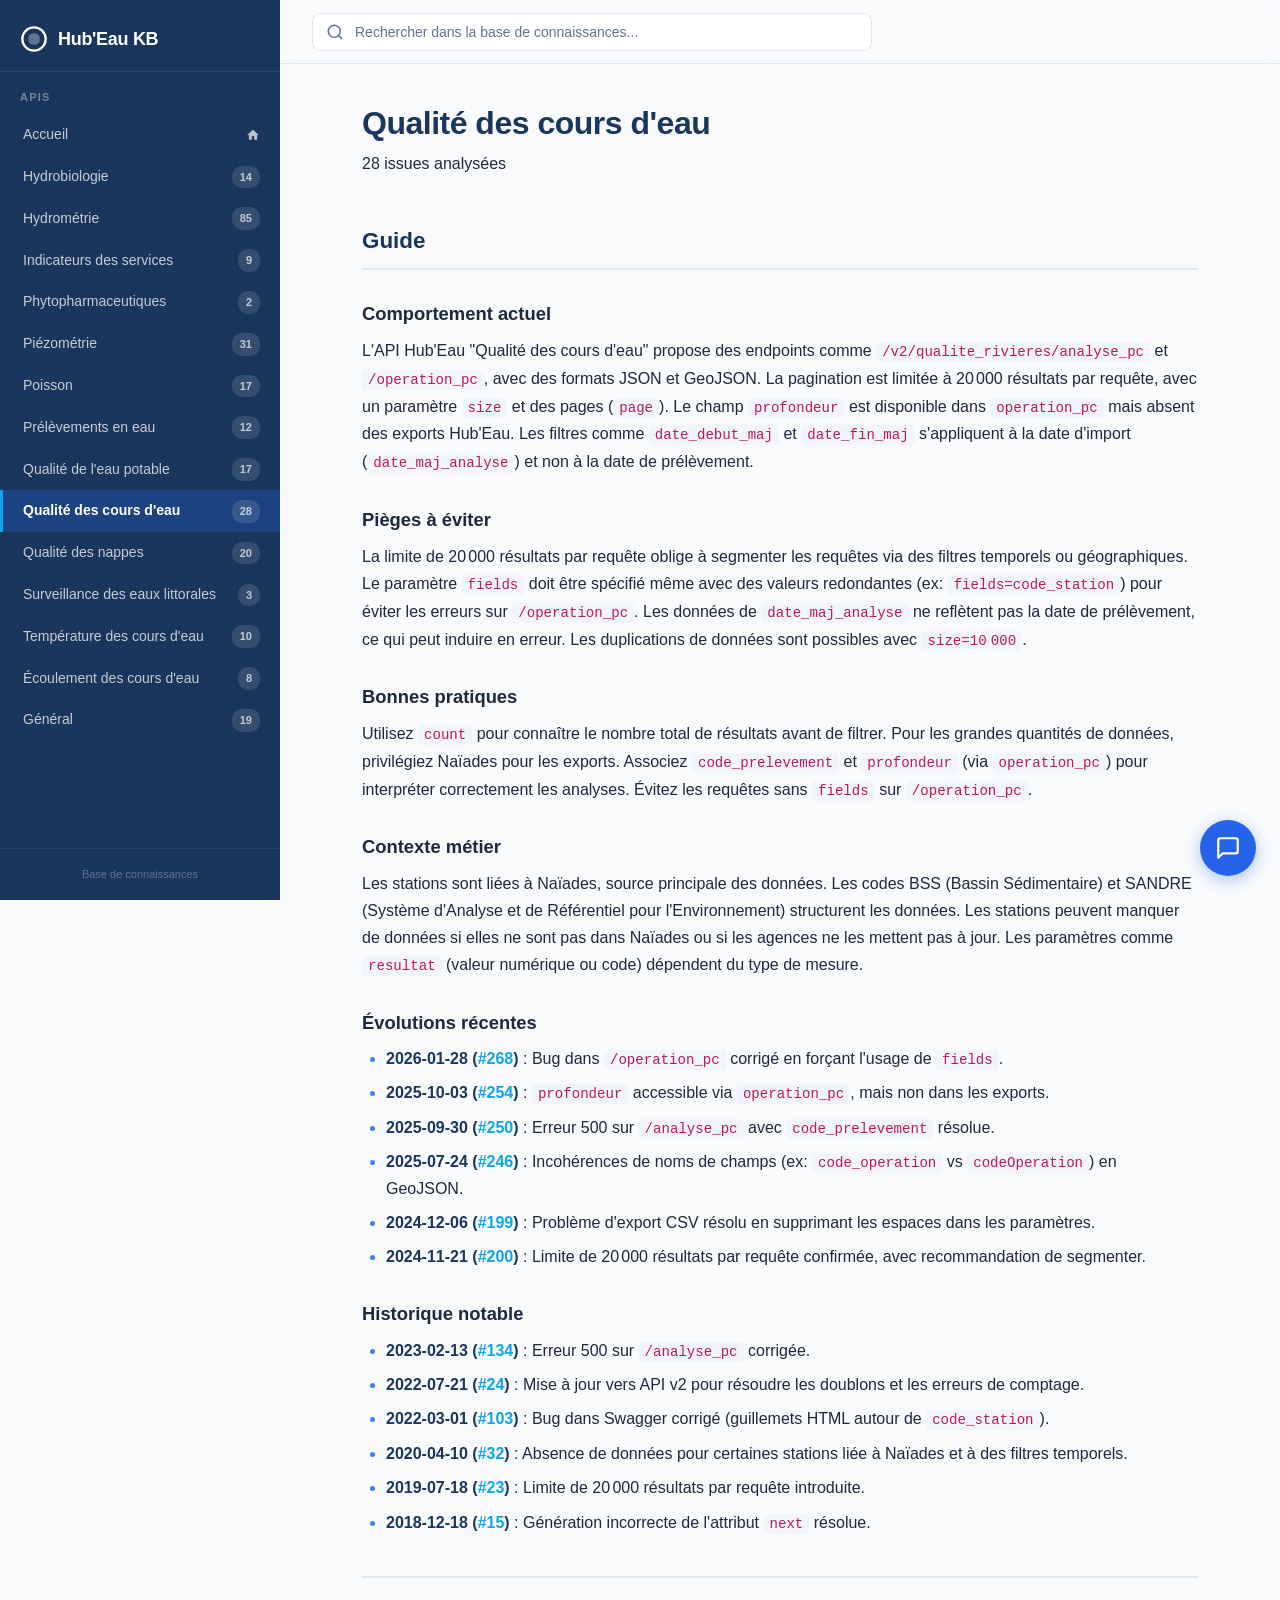
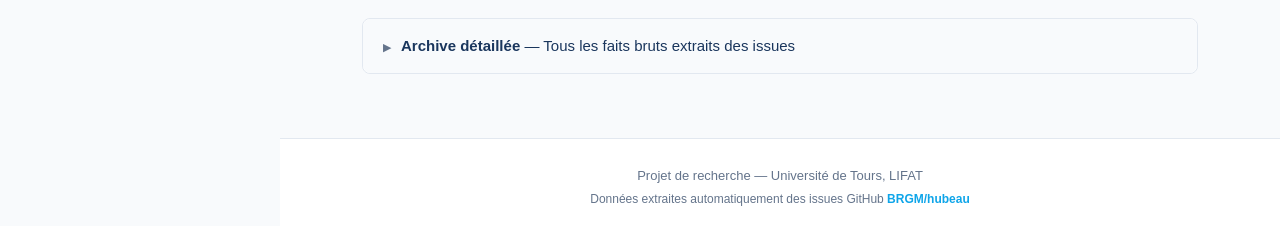
<file: site/qualite_cours_eau.html>
<!DOCTYPE html>
<html lang="fr">
<head>
    <meta charset="UTF-8">
    <meta name="viewport" content="width=device-width, initial-scale=1.0">
    <title>Qualité des cours d'eau — Hub'Eau Knowledge Base</title>
    <link rel="stylesheet" href="style.css">
</head>
<body>
    <!-- Mobile hamburger -->
    <button class="hamburger" id="hamburger" aria-label="Ouvrir le menu">
        <span></span><span></span><span></span>
    </button>

    <!-- Sidebar overlay for mobile -->
    <div class="sidebar-overlay" id="sidebarOverlay"></div>

    <!-- Sidebar -->
    <nav class="sidebar" id="sidebar">
        <div class="sidebar-header">
            <a href="index.html" class="sidebar-logo">
                <svg width="28" height="28" viewBox="0 0 24 24" fill="none" stroke="currentColor" stroke-width="2" stroke-linecap="round" stroke-linejoin="round">
                    <path d="M12 2C6.48 2 2 6.48 2 12s4.48 10 10 10 10-4.48 10-10S17.52 2 12 2z"/>
                    <path d="M8 12c0-2 1-4 4-4s4 2 4 4-1 4-4 4-4-2-4-4z" fill="currentColor" opacity="0.3"/>
                </svg>
                <span>Hub'Eau KB</span>
            </a>
        </div>
        <div class="sidebar-section-title">APIs</div>
        <div class="sidebar-links">
            <a href="index.html">
                <span class="api-name">Accueil</span>
                <span class="issue-count home-icon">
                    <svg width="14" height="14" viewBox="0 0 24 24" fill="currentColor"><path d="M10 20v-6h4v6h5v-8h3L12 3 2 12h3v8z"/></svg>
                </span>
            </a>
            <a href="hydrobiologie.html"><span class="api-name">Hydrobiologie</span><span class="issue-count">14</span></a>
<a href="hydrometrie.html"><span class="api-name">Hydrométrie</span><span class="issue-count">85</span></a>
<a href="indicateurs_services.html"><span class="api-name">Indicateurs des services</span><span class="issue-count">9</span></a>
<a href="phytopharmaceutiques.html"><span class="api-name">Phytopharmaceutiques</span><span class="issue-count">2</span></a>
<a href="piezometrie.html"><span class="api-name">Piézométrie</span><span class="issue-count">31</span></a>
<a href="poisson.html"><span class="api-name">Poisson</span><span class="issue-count">17</span></a>
<a href="prelevements.html"><span class="api-name">Prélèvements en eau</span><span class="issue-count">12</span></a>
<a href="qualite_eau_potable.html"><span class="api-name">Qualité de l'eau potable</span><span class="issue-count">17</span></a>
<a href="qualite_cours_eau.html" class="active"><span class="api-name">Qualité des cours d'eau</span><span class="issue-count">28</span></a>
<a href="qualite_nappes.html"><span class="api-name">Qualité des nappes</span><span class="issue-count">20</span></a>
<a href="eaux_littorales.html"><span class="api-name">Surveillance des eaux littorales</span><span class="issue-count">3</span></a>
<a href="temperature.html"><span class="api-name">Température des cours d'eau</span><span class="issue-count">10</span></a>
<a href="ecoulement.html"><span class="api-name">Écoulement des cours d'eau</span><span class="issue-count">8</span></a>
<a href="general.html"><span class="api-name">Général</span><span class="issue-count">19</span></a>
        </div>
        <div class="sidebar-footer-text">
            Base de connaissances
        </div>
    </nav>

    <!-- Main content -->
    <main class="main">
        <div class="topbar">
            <div class="search-container">
                <svg class="search-icon" width="18" height="18" viewBox="0 0 24 24" fill="none" stroke="currentColor" stroke-width="2" stroke-linecap="round" stroke-linejoin="round">
                    <circle cx="11" cy="11" r="8"/><line x1="21" y1="21" x2="16.65" y2="16.65"/>
                </svg>
                <input type="text" id="searchInput" placeholder="Rechercher dans la base de connaissances..." autocomplete="off">
                <div class="search-results" id="searchResults"></div>
            </div>
        </div>

        <article class="content">
            <h1 id="qualité-des-cours-deau">Qualité des cours d'eau</h1>
<blockquote>
<p>28 issues analysées</p>
</blockquote>
<h2 id="guide">Guide</h2>
<h3 id="comportement-actuel">Comportement actuel</h3>
<p>L'API Hub'Eau "Qualité des cours d'eau" propose des endpoints comme <code>/v2/qualite_rivieres/analyse_pc</code> et <code>/operation_pc</code>, avec des formats JSON et GeoJSON. La pagination est limitée à 20 000 résultats par requête, avec un paramètre <code>size</code> et des pages (<code>page</code>). Le champ <code>profondeur</code> est disponible dans <code>operation_pc</code> mais absent des exports Hub'Eau. Les filtres comme <code>date_debut_maj</code> et <code>date_fin_maj</code> s'appliquent à la date d'import (<code>date_maj_analyse</code>) et non à la date de prélèvement.  </p>
<h3 id="pièges-à-éviter">Pièges à éviter</h3>
<p>La limite de 20 000 résultats par requête oblige à segmenter les requêtes via des filtres temporels ou géographiques. Le paramètre <code>fields</code> doit être spécifié même avec des valeurs redondantes (ex: <code>fields=code_station</code>) pour éviter les erreurs sur <code>/operation_pc</code>. Les données de <code>date_maj_analyse</code> ne reflètent pas la date de prélèvement, ce qui peut induire en erreur. Les duplications de données sont possibles avec <code>size=10 000</code>.  </p>
<h3 id="bonnes-pratiques">Bonnes pratiques</h3>
<p>Utilisez <code>count</code> pour connaître le nombre total de résultats avant de filtrer. Pour les grandes quantités de données, privilégiez Naïades pour les exports. Associez <code>code_prelevement</code> et <code>profondeur</code> (via <code>operation_pc</code>) pour interpréter correctement les analyses. Évitez les requêtes sans <code>fields</code> sur <code>/operation_pc</code>.  </p>
<h3 id="contexte-métier">Contexte métier</h3>
<p>Les stations sont liées à Naïades, source principale des données. Les codes BSS (Bassin Sédimentaire) et SANDRE (Système d'Analyse et de Référentiel pour l'Environnement) structurent les données. Les stations peuvent manquer de données si elles ne sont pas dans Naïades ou si les agences ne les mettent pas à jour. Les paramètres comme <code>resultat</code> (valeur numérique ou code) dépendent du type de mesure.  </p>
<h3 id="évolutions-récentes">Évolutions récentes</h3>
<ul>
<li><strong>2026-01-28 (<a href="https://github.com/BRGM/hubeau/issues/268">#268</a>)</strong> : Bug dans <code>/operation_pc</code> corrigé en forçant l'usage de <code>fields</code>.  </li>
<li><strong>2025-10-03 (<a href="https://github.com/BRGM/hubeau/issues/254">#254</a>)</strong> : <code>profondeur</code> accessible via <code>operation_pc</code>, mais non dans les exports.  </li>
<li><strong>2025-09-30 (<a href="https://github.com/BRGM/hubeau/issues/250">#250</a>)</strong> : Erreur 500 sur <code>/analyse_pc</code> avec <code>code_prelevement</code> résolue.  </li>
<li><strong>2025-07-24 (<a href="https://github.com/BRGM/hubeau/issues/246">#246</a>)</strong> : Incohérences de noms de champs (ex: <code>code_operation</code> vs <code>codeOperation</code>) en GeoJSON.  </li>
<li><strong>2024-12-06 (<a href="https://github.com/BRGM/hubeau/issues/199">#199</a>)</strong> : Problème d'export CSV résolu en supprimant les espaces dans les paramètres.  </li>
<li><strong>2024-11-21 (<a href="https://github.com/BRGM/hubeau/issues/200">#200</a>)</strong> : Limite de 20 000 résultats par requête confirmée, avec recommandation de segmenter.  </li>
</ul>
<h3 id="historique-notable">Historique notable</h3>
<ul>
<li><strong>2023-02-13 (<a href="https://github.com/BRGM/hubeau/issues/134">#134</a>)</strong> : Erreur 500 sur <code>/analyse_pc</code> corrigée.  </li>
<li><strong>2022-07-21 (<a href="https://github.com/BRGM/hubeau/issues/24">#24</a>)</strong> : Mise à jour vers API v2 pour résoudre les doublons et les erreurs de comptage.  </li>
<li><strong>2022-03-01 (<a href="https://github.com/BRGM/hubeau/issues/103">#103</a>)</strong> : Bug dans Swagger corrigé (guillemets HTML autour de <code>code_station</code>).  </li>
<li><strong>2020-04-10 (<a href="https://github.com/BRGM/hubeau/issues/32">#32</a>)</strong> : Absence de données pour certaines stations liée à Naïades et à des filtres temporels.  </li>
<li><strong>2019-07-18 (<a href="https://github.com/BRGM/hubeau/issues/23">#23</a>)</strong> : Limite de 20 000 résultats par requête introduite.  </li>
<li><strong>2018-12-18 (<a href="https://github.com/BRGM/hubeau/issues/15">#15</a>)</strong> : Génération incorrecte de l'attribut <code>next</code> résolue.</li>
</ul>
<hr />
<details>
<p><summary><strong>Archive détaillée</strong> — Tous les faits bruts extraits des issues</summary></p>
<h3 id="faits-actuels">Faits actuels</h3>
<ul>
<li>L'attribut 'next' est généré dans l'URL de réponse même lorsque la page suivante n'existe pas (par exemple, lorsque 'data' est vide). (<a href="https://github.com/BRGM/hubeau/issues/15">#15</a>)</li>
<li>Pour contourner la limite, il est recommandé de filtrer les données par intervalles de dates (date_debut_prelevement/date_fin_prelevement) et de diviser la requête en plusieurs appels. (<a href="https://github.com/BRGM/hubeau/issues/23">#23</a>)</li>
<li>La station 04180100 a 28865 analyses associées, nécessitant une pagination complexe pour l'obtention complète des données. (<a href="https://github.com/BRGM/hubeau/issues/23">#23</a>)</li>
<li>Le nombre de paramètres mesurés pour les conditions environnementales est rarement supérieur à 30 (<a href="https://github.com/BRGM/hubeau/issues/24">#24</a>)</li>
<li>L'API Qualité des cours d'eau de Hubeau dépend des données de Naïades, qui applique par défaut un filtre temporel de 3 dernières années. (<a href="https://github.com/BRGM/hubeau/issues/32">#32</a>)</li>
<li>La station 06750945 n'est pas présente dans Naïades, ce qui explique son absence sur Hubeau malgré sa présence sur Sandre. (<a href="https://github.com/BRGM/hubeau/issues/32">#32</a>)</li>
<li>La station 06750945 est référencée sur Sandre mais aucune donnée de physicochimie n'est diffusée par Naïades. (<a href="https://github.com/BRGM/hubeau/issues/32">#32</a>)</li>
<li>Les utilisateurs doivent contacter l'agence de l'eau Rhône-Méditerranée-Corse pour obtenir des informations complémentaires sur la station 06750945. (<a href="https://github.com/BRGM/hubeau/issues/32">#32</a>)</li>
<li>Sur les plans d'eau, plusieurs prélèvements peuvent avoir lieu le même jour à différentes profondeurs ou zones verticales, nécessitant une granularité plus fine que celle offerte par l'agrégation par date et station. (<a href="https://github.com/BRGM/hubeau/issues/56">#56</a>)</li>
<li>L'API 'Qualité des cours d'eau' ne renvoie pas de données pour des stations configurées pour d'autres types de mesure (ex: hydrobiologie). (<a href="https://github.com/BRGM/hubeau/issues/105">#105</a>)</li>
<li>Les stations listées ne sont pas associées à la qualité des cours d'eau dans le système de données. (<a href="https://github.com/BRGM/hubeau/issues/105">#105</a>)</li>
<li>Les stations du code postal 34 (Hérault) mentionnées sont dédiées à des mesures hydrobiologiques et non à la qualité des cours d'eau. (<a href="https://github.com/BRGM/hubeau/issues/105">#105</a>)</li>
<li>L'API Température des cours d'eau utilise un paramètre <code>en_service</code> pour indiquer l'état d'une station, contrairement à GeoRivière qui utilise une date de fin. (<a href="https://github.com/BRGM/hubeau/issues/108">#108</a>)</li>
<li>La logique actuelle pour déterminer si une station est en service dans GeoRivière repose sur la présence d'une date de fin, ce qui peut être moins explicite qu'un paramètre booléen. (<a href="https://github.com/BRGM/hubeau/issues/108">#108</a>)</li>
<li>La gestion de l'état des stations (en service ou non) est cruciale pour l'analyse des données hydrologiques et la prise de décision. (<a href="https://github.com/BRGM/hubeau/issues/108">#108</a>)</li>
<li>Le champ date_maj_analyse correspond à la date d'intégration des données dans la base Naïades, non à la date de collecte des prélèvements. (<a href="https://github.com/BRGM/hubeau/issues/135">#135</a>)</li>
<li>Lorsque le nombre total d'enregistrements dépasse 20 000, il est nécessaire de filtrer les données via des paramètres comme la date ou le paramètre analysé pour éviter les limites de pagination. (<a href="https://github.com/BRGM/hubeau/issues/152">#152</a>)</li>
<li>La fréquence de mise à jour des données varie selon les stations et n'est pas quotidienne. (<a href="https://github.com/BRGM/hubeau/issues/152">#152</a>)</li>
<li>L'API ne permet pas de lister directement les dates disponibles pour une station, mais on peut interroger le champ 'date_prelevement' pour identifier les périodes couvertes. (<a href="https://github.com/BRGM/hubeau/issues/152">#152</a>)</li>
<li>L'API Qualité des cours d'eau ne renvoie pas de données à partir du 2023-08-05 en raison d'une absence de données dans la base Naïades, source principale de l'API. (<a href="https://github.com/BRGM/hubeau/issues/154">#154</a>)</li>
<li>La base de données Naïades ne contient pas de données physico-chimiques des cours d'eau à partir du 2023-08-05, ce qui affecte l'ensemble des requêtes sur cette période. (<a href="https://github.com/BRGM/hubeau/issues/154">#154</a>)</li>
<li>Les schémas de données sont documentés dans la section <code>Models</code> de chaque page d'accueil d'API, mais cette information n'est pas immédiatement visible sans exploration proactive. (<a href="https://github.com/BRGM/hubeau/issues/156">#156</a>)</li>
<li>Les écarts observés dans le nombre de prélèvements (ex. 3390 en 2022 vs 4649 en 2019) sont liés à une interruption temporaire de la collecte de données par l'agence de l'eau Loire-Bretagne. (<a href="https://github.com/BRGM/hubeau/issues/158">#158</a>)</li>
<li>La limite de résultats retournés par l'API (size=20000) n'a pas été respectée pour le paramètre 1553, mais cela est lié à l'absence de données historiques plutôt qu'à une limite technique. (<a href="https://github.com/BRGM/hubeau/issues/199">#199</a>)</li>
<li>Le paramètre 1553 ne correspond pas aux hauteur des précipitations, mais à une autre mesure, et n'est pas analysé dans le système Naïades. (<a href="https://github.com/BRGM/hubeau/issues/199">#199</a>)</li>
<li>Les données de précipitations ne sont pas systématiquement disponibles dans l'API /v2/qualite_rivieres/condition_environnementale_pc, mais uniquement dans certains cas spécifiques. (<a href="https://github.com/BRGM/hubeau/issues/199">#199</a>)</li>
<li>La limite de 20 000 enregistrements s'applique à la taille totale du résultat d'une requête API, pas par page. (<a href="https://github.com/BRGM/hubeau/issues/200">#200</a>)</li>
<li>Pour dépasser cette limite, il faut segmenter les requêtes selon des critères géographiques, temporels ou autres. (<a href="https://github.com/BRGM/hubeau/issues/200">#200</a>)</li>
<li>La pagination n'est pas adaptée pour récupérer plus de 20 000 enregistrements, il faut utiliser des filtres pour restreindre les résultats. (<a href="https://github.com/BRGM/hubeau/issues/200">#200</a>)</li>
<li>Pour des besoins de collecte de données historiques à grande échelle, le site Naïades propose des exports adaptés. (<a href="https://github.com/BRGM/hubeau/issues/200">#200</a>)</li>
<li>L'API Hub'eau ne permet pas de filtrer directement les données par critère PFAS, uniquement par groupe de paramètres. (<a href="https://github.com/BRGM/hubeau/issues/217">#217</a>)</li>
<li>Les paramètres PFAS sont gérés par le référentiel analytique Sandre et l'organisme Aquaref, et non directement disponibles via l'API Hub'eau. (<a href="https://github.com/BRGM/hubeau/issues/217">#217</a>)</li>
<li>L'API Hub'Eau ne fournit pas de méthode de calcul automatisée pour agréger les concentrations de polluants mesurées par plusieurs stations sur une journée donnée. (<a href="https://github.com/BRGM/hubeau/issues/220">#220</a>)</li>
<li>La concentration journalière globale d'un paramètre comme le métolachlore ESA nécessite une approche métier spécifique, non standardisée par l'API, et dépend des besoins opérationnels (ex: moyenne, interpolation spatiale). (<a href="https://github.com/BRGM/hubeau/issues/220">#220</a>)</li>
<li>Les données de qualité de l'eau (paramètres chimiques) sont collectées par des stations hétérogènes en termes de localisation et de fréquence de mesure, ce qui complique l'agrégation temporelle/spatiale. (<a href="https://github.com/BRGM/hubeau/issues/220">#220</a>)</li>
<li>Le format JSON et GeoJSON retournent des noms de champs incohérents (code_operation vs codeOperation) pour les mêmes données. (<a href="https://github.com/BRGM/hubeau/issues/246">#246</a>)</li>
<li>L'argument <code>fields</code> ne fonctionne pas correctement en format GeoJSON : utiliser <code>code_operation</code> ne retourne aucun champ, tandis que <code>codeOperation</code> ne filtre pas les propriétés. (<a href="https://github.com/BRGM/hubeau/issues/246">#246</a>)</li>
<li>La requête API avec <code>code_prelevement=RAS</code> retourne uniquement un enregistrement, alors que des données supplémentaires existent et sont accessibles en spécifiant un <code>code_station</code> particulier. (<a href="https://github.com/BRGM/hubeau/issues/252">#252</a>)</li>
<li>Le comportement de regroupement des données lors de l'exposition des campagnes à partir des données unitaires est lié à la réutilisation de codes identiques (comme 'RAS') dans les sources de données. (<a href="https://github.com/BRGM/hubeau/issues/252">#252</a>)</li>
<li>Le code 'RAS' pour <code>code_prelevement</code> est présent dans la base de données Naïades, mais son utilisation entraîne un regroupement des données lors de l'agrégation. (<a href="https://github.com/BRGM/hubeau/issues/252">#252</a>)</li>
<li>Le champ <code>profondeur</code> est disponible dans le endpoint <code>operation_pc</code> de l'API Qualité des cours d'eau, mais n'est pas mentionné dans les exports Hub'Eau. (<a href="https://github.com/BRGM/hubeau/issues/254">#254</a>)</li>
<li>La station J736520, située sur un plan d'eau, nécessite la connaissance de la profondeur de prélèvement pour interpréter correctement les données de qualité de l'eau. (<a href="https://github.com/BRGM/hubeau/issues/254">#254</a>)</li>
<li>L'endpoint /operation_pc de l'API Qualité des cours d'eau renvoie un 'Internal server error' lors de requêtes sans paramètre 'fields', même avec des filtres simples (code_station, dates). (<a href="https://github.com/BRGM/hubeau/issues/268">#268</a>)</li>
<li>Un contournement temporaire consiste à ajouter un paramètre 'fields' explicitement, même avec des valeurs redondantes (ex: 'fields=code_station,libelle_station...') pour forcer le traitement. (<a href="https://github.com/BRGM/hubeau/issues/268">#268</a>)</li>
</ul>
<h3 id="historique-des-problèmes-résolus">Historique des problèmes résolus</h3>
<ul>
<li>~~L'API impose une limite de 20000 résultats maximum par requête (page * size), déclenchant une erreur 'InvalidRequest' si dépassée. (<a href="https://github.com/BRGM/hubeau/issues/23">#23</a>)~~</li>
<li>~~L'API v1 de 'condition_environnementale_pc' renvoyait des doublons et un comptage incorrect (1274 vs 26999 résultats) (<a href="https://github.com/BRGM/hubeau/issues/24">#24</a>)~~</li>
<li>~~La mise à jour vers l'API v2 a corrigé le problème de doublons et de comptage (<a href="https://github.com/BRGM/hubeau/issues/24">#24</a>)~~</li>
<li>~~La station 04146850 est présente sur Hubeau mais pas sur Naïades, avec des données historiques disponibles jusqu'en 1996. (<a href="https://github.com/BRGM/hubeau/issues/32">#32</a>)~~</li>
<li>~~L'endpoint operation_pc agrégait les opérations par code_station et date de prélèvement, empêchant la distinction de prélèvements à différentes profondeurs ou zones verticales sur les plans d'eau. (<a href="https://github.com/BRGM/hubeau/issues/56">#56</a>)~~</li>
<li>~~La version 2 de l'API a introduit les champs code_prelevement et profondeur pour permettre la jointure entre opérations, analyses et conditions environnementales. (<a href="https://github.com/BRGM/hubeau/issues/56">#56</a>)~~</li>
<li>~~L'interface Swagger de l'API génère des URLs avec des guillemets HTML (%22) autour du paramètre code_station, ce qui rend les requêtes non fonctionnelles. (<a href="https://github.com/BRGM/hubeau/issues/103">#103</a>)~~</li>
<li>~~L'API retourne un attribut <code>count</code> dans la réponse pour indiquer le nombre total de résultats disponibles avant même de filtrer les données. (<a href="https://github.com/BRGM/hubeau/issues/104">#104</a>)~~</li>
<li>~~L'API /v2/qualite_rivieres/analyse_pc a retourné un code 500 Internal Server Error pour des requêtes spécifiques, liées à des erreurs de traitement interne. (<a href="https://github.com/BRGM/hubeau/issues/134">#134</a>)~~</li>
<li>~~Les paramètres date_debut_maj et date_fin_maj filtrent les données en fonction du champ date_maj_analyse (date d'import dans Naïades), non la date de prélèvement. (<a href="https://github.com/BRGM/hubeau/issues/135">#135</a>)~~</li>
<li>~~Les agences comme Rhône-Méditerranée-Corse mettent à jour Naïades toutes les 15 jours, ce qui génère des dates_maj_analyse variées pour les mêmes stations. (<a href="https://github.com/BRGM/hubeau/issues/135">#135</a>)~~</li>
<li>~~L'intégration des données physicochimiques de l'agence Loire-Bretagne dans Naïades a entraîné une indisponibilité temporaire de ces données sur l'API Qualité des cours d'eau. (<a href="https://github.com/BRGM/hubeau/issues/146">#146</a>)~~</li>
<li>~~Les données physicochimiques sont désormais mises à jour toutes les deux semaines dans Naïades. (<a href="https://github.com/BRGM/hubeau/issues/146">#146</a>)~~</li>
<li>~~Les travaux d'intégration avec l'agence Loire-Bretagne ont permis une alimentation plus régulière des données physicochimiques dans Naïades. (<a href="https://github.com/BRGM/hubeau/issues/146">#146</a>)~~</li>
<li>~~L'API a une limite de profondeur (size) de 20 000 enregistrements, empêchant la récupération complète des données au-delà de ce seuil sans pagination. (<a href="https://github.com/BRGM/hubeau/issues/152">#152</a>)~~</li>
<li>~~La pagination avec size=10000 entraîne une duplication de données entre les pages 1 et 2 pour certaines stations. (<a href="https://github.com/BRGM/hubeau/issues/152">#152</a>)~~</li>
<li>~~La variable <code>resultat</code> dans l'API Qualité des cours d'eau correspond au résultat de la mesure d'un paramètre environnemental (valeur numérique pour les paramètres quantitatifs, code pour les paramètres qualitatifs). (<a href="https://github.com/BRGM/hubeau/issues/156">#156</a>)~~</li>
<li>~~Un incident technique a affecté la remontée des données de l'agence de l'eau Loire-Bretagne vers Naïades, entraînant une sous-représentation des prélèvements. (<a href="https://github.com/BRGM/hubeau/issues/158">#158</a>)~~</li>
<li>~~L'API retourne le champ <code>libelle_station</code> avec une encodage ISO8859-1 au lieu de UTF-8 pour certains enregistrements. (<a href="https://github.com/BRGM/hubeau/issues/166">#166</a>)~~</li>
<li>~~Le problème d'encodage a été résolu dans Hub'eau et dans le système Naïades. (<a href="https://github.com/BRGM/hubeau/issues/166">#166</a>)~~</li>
<li>~~Les bassins hydrographiques affectés incluent la Seine, le Rhône, la Garonne, la Loire et la Réunion. (<a href="https://github.com/BRGM/hubeau/issues/166">#166</a>)~~</li>
<li>~~Plus de 3000 stations dans les bassins de la Garonne, Loire et Seine présentaient des libellés mal encodés. (<a href="https://github.com/BRGM/hubeau/issues/166">#166</a>)~~</li>
<li>~~Le service web Sandre SOAP de l'AELB n'a pas diffusé les données en raison d'une table de log mal initialisée dans Naïades. (<a href="https://github.com/BRGM/hubeau/issues/169">#169</a>)~~</li>
<li>~~Les logs des prélèvements ont été initialisés avec une date incorrecte (2022 au lieu de la date réelle), entraînant un manque de données historiques. (<a href="https://github.com/BRGM/hubeau/issues/169">#169</a>)~~</li>
<li>~~56 000 prélèvements (2006-2022) étaient affectés par l'absence de données en raison de l'erreur de log. (<a href="https://github.com/BRGM/hubeau/issues/169">#169</a>)~~</li>
<li>~~La station 04670020 (bassin Loire-Bretagne) avait des données manquantes pour l'année 2021 avant la correction. (<a href="https://github.com/BRGM/hubeau/issues/169">#169</a>)~~</li>
<li>~~L'API Qualité des cours d'eau a rencontré un problème de surcharge entraînant des erreurs 502 Proxy Error. (<a href="https://github.com/BRGM/hubeau/issues/198">#198</a>)~~</li>
<li>~~La surcharge a impacté les temps de réponse de l'API, mais le service est de nouveau disponible. (<a href="https://github.com/BRGM/hubeau/issues/198">#198</a>)~~</li>
<li>~~L'export CSV de l'API /v2/qualite_rivieres/condition_environnementale_pc ne fonctionnait pas correctement en raison de caractères non valides (espaces après les virgules) dans le paramètre 'fields'. (<a href="https://github.com/BRGM/hubeau/issues/199">#199</a>)~~</li>
<li>~~L'API /v2/qualite_rivieres/analyse_pc renvoyait une erreur 500 lors de la requête avec le paramètre code_prelevement. (<a href="https://github.com/BRGM/hubeau/issues/250">#250</a>)~~</li>
<li>~~Le champ <code>code_prelevement</code> permet de relier les données de profondeur du endpoint <code>operation_pc</code> aux résultats de mesures du endpoint <code>analyse_pc</code>. (<a href="https://github.com/BRGM/hubeau/issues/254">#254</a>)~~</li>
</ul>
<h3 id="issues-sources">Issues sources</h3>
<ul>
<li><strong>#15</strong> L'attribut 'next' est toujours généré même sans page suivante (2018-12-18) — L'API Hub'Eau génère incorrectement l'attribut 'next' lorsqu'il n'y a pas de page suivante, affectant la navigation paginée des résultats.</li>
<li><strong>#23</strong> [API Qualité des cours d'eau ] - Erreur lors de la récupération des analyses  (2019-07-18) — L'API Qualité des cours d'eau limite les requêtes à 20000 résultats, nécessitant un découpage temporel pour accéder à l'intégralité des données d'une station.</li>
<li><strong>#24</strong> [API Qualité des cours d'eau] - [condition_environnementale_pc] multiples résultats identiques  (2022-07-21) — L'API v1 de 'condition_environnementale_pc' souffrait de doublons et d'un comptage incorrect, résolu par la mise en œuvre de l'API v2.</li>
<li><strong>#32</strong> Station qualité non trouvé sur l'API Qualité (2020-04-10) — La disponibilité des stations sur l'API Qualité des cours d'eau dépend de leur présence dans Naïades, avec des limitations temporelles et des absences de données pour certaines stations.</li>
<li><strong>#56</strong> [API Qualité des cours d'eau] - données operation_pc incomplètes (2022-07-21) — L'API Qualité des cours d'eau avait un bug d'agrégation des opérations de prélèvement, résolu en version 2 avec l'ajout de champs permettant une meilleure distinction des prélèvements.</li>
<li><strong>#103</strong> [Qualité physico-chimique des cours d'eau] bug (2022-03-01) — L'API Qualité des cours d'eau présente un bug dans l'interface Swagger où les guillemets autour du code_station empêchent la récupération des données, mais ce problème sera corrigé dans la prochaine version.</li>
<li><strong>#104</strong> [Qualité physico-chimique des cours d'eau] interrogation de la base (2022-03-01) — L'API Hub'Eau permet d'obtenir le nombre total de données disponibles via l'attribut <code>count</code> avant d'appliquer des filtres, évitant ainsi les téléchargements excessifs.</li>
<li><strong>#105</strong> Non remontée des données "Qualité des cours d'eau" pour un ensemble de stations dans le 34 (2022-03-09) — Les stations listées dans l'issue ne fournissent pas de données de qualité des cours d'eau car elles sont configurées pour d'autres types de mesures comme l'hydrobiologie.</li>
<li><strong>#108</strong> [API Qualité de l'eau] Paramètre de station en service (2022-03-07) — L'issue propose d'étendre le paramètre <code>en_service</code> utilisé dans l'API Température des cours d'eau à d'autres APIs pour une meilleure cohérence et clarté.</li>
<li><strong>#134</strong> [API Qualité des cours d'eau] Erreur 500 sur <code>/v2/qualite_rivieres/analyse_pc</code> (2023-02-13) — Une erreur serveur (500) sur l'API de qualité des cours d'eau a été corrigée, affectant temporairement l'accès aux données physicochimiques.</li>
<li><strong>#135</strong> API Qualité des cours d'eau - signification des champs date_debut_maj date_fin_maj (2023-02-22) — Les paramètres date_debut_maj et date_fin_maj filtrent les données en fonction de la date d'import dans Naïades, non de la date de prélèvement, ce qui explique leur comportement inattendu.</li>
<li><strong>#146</strong> [Qualité des cours d’eau] Indisponibilité des données physicochimie Loire-Bretagne (2023-09-04) — L'API Qualité des cours d'eau a connu une indisponibilité temporaire des données physicochimiques de l'agence Loire-Bretagne, résolue par une mise à jour régulière toutes les deux semaines.</li>
<li><strong>#152</strong> API Hub'Eau - Qualité physico-chimique des cours d'eau (2023-10-30) — L'API Qualité des cours d'eau présente des limites de pagination (20 000 enregistrements max) et des duplications possibles, nécessitant des filtres supplémentaires pour récupérer des données complètes et précises.</li>
<li><strong>#154</strong> Pas de données renvoyées à partir du 2023-08-05 par l'API https://hubeau.eaufrance.fr/api/v2/qualite_rivieres/analyse_pc.csv (2023-10-30) — L'absence de données physico-chimiques des cours d'eau à partir du 2023-08-05 dans l'API Qualité des cours d'eau est due à un manque de données dans la base Naïades.</li>
<li><strong>#156</strong> Qualité des cours d'eau ,nomenclature des variables utilisées (2023-11-02) — L'issue met en évidence l'absence de documentation centralisée des variables de l'API Qualité des cours d'eau, mais fournit une explication précise de la signification de la variable <code>resultat</code>.</li>
<li><strong>#158</strong> Qualité des cours d'eau (2024-02-26) — Un incident technique affectant l'agence de l'eau Loire-Bretagne a causé des lacunes dans les données de prélèvements sur la qualité des cours d'eau, résolu en février 2024.</li>
<li><strong>#166</strong> [API Qualité des cours d'eau] encoding issue with the field <code>libelle_station</code> (2024-03-20) — L'API Qualité des cours d'eau présentait un problème d'encodage UTF-8 pour le champ <code>libelle_station</code>, affectant plusieurs bassins hydrographiques, mais ce problème a été résolu.</li>
<li><strong>#169</strong> [API Qualité des cours d'eau] - absence de données (2024-07-03) — L'absence de données pour la qualité des cours d'eau était due à une erreur de configuration des logs dans Naïades, corrigée par l'AELB et l'insertion des données manquantes.</li>
<li><strong>#198</strong> [API Qualité des cours d'eau] (2024-11-20) — L'API Qualité des cours d'eau a temporairement été indisponible en raison d'une surcharge, entraînant des erreurs 502, mais le problème a été résolu.</li>
<li><strong>#199</strong> [API Qualité des cours d'eau] /v2/qualite_rivieres/condition_environnementale_pc (2024-12-06) — L'issue révèle des limites de disponibilité des données historiques pour le paramètre 1553 et un problème technique d'export CSV résolu par la suppression des espaces dans les paramètres d'URL.</li>
<li><strong>#200</strong> [API Qualité des cours d'eau] Recuperation de donnees au delà de 20.000 rows, objectif 1000000 rows. (2024-11-21) — L'API Qualité des cours d'eau a une limite de 20 000 enregistrements par requête, avec une recommandation d'utilisation de Naïades pour les grands volumes.</li>
<li><strong>#217</strong> Absence de data PFAS de la platforme https://pdh.cnrs.fr/fr/datasets/ france_naiades sur hub'eau (2025-05-14) — L'API Hub'eau ne permet pas de sélectionner directement les données PFAS, nécessitant des requêtes supplémentaires par groupe de paramètres et une consultation externe pour les détails des paramètres.</li>
<li><strong>#220</strong> Question sur le calcul de la concentration journalière du métolachlore ESA du departement de Finistère de toutes les stations present. (2025-05-14) — L'issue met en évidence l'absence de méthode standardisée dans l'API Hub'Eau pour calculer des concentrations journalières agrégées de polluants, nécessitant une consultation directe des organismes gestionnaires (Ades/Naïades).</li>
<li><strong>#246</strong> [API Qualité des cours d'eau] Inconsistence des champs retournés en cas de modification du format json/geojson (2025-07-24) — L'API Qualité des cours d'eau présente des incohérences de noms de champs entre les formats JSON et GeoJSON, ainsi qu'un comportement anormal du paramètre <code>fields</code> en GeoJSON.</li>
<li><strong>#250</strong> [API Qualité des cours d'eau] Erreur 500 avec code_prelevement depuis /v2/qualite_riviere/analyse_pc (2025-09-30) — L'API Qualité des cours d'eau a corrigé un bug provoquant une erreur 500 lors de la recherche par code_prelevement.</li>
<li><strong>#252</strong> [API Qualité des cours d'eau] Erreur sur code_prelevement depuis /v2/qualite_riviere/operation_pc (2025-09-30) — L'API Qualité des cours d'eau retourne des résultats incomplets pour <code>code_prelevement=RAS</code> en raison d'un regroupement des données lié à la réutilisation de codes identiques, nécessitant l'ajout d'un <code>code_station</code> pour accéder à toutes les entrées.</li>
<li><strong>#254</strong> [API Qualité des cours d'eau] profondeur du prélèvement issue de Naïades (2025-10-03) — La profondeur de prélèvement est accessible via le endpoint <code>operation_pc</code> de l'API Qualité des cours d'eau, et doit être associée aux résultats via le <code>code_prelevement</code>.</li>
<li><strong>#268</strong> [API Qualité des cours d'eau] Bug de l'API operation_pc (2026-01-28) — L'API Qualité des cours d'eau présente un bug dans l'endpoint operation_pc, nécessitant l'ajout d'un paramètre 'fields' pour fonctionner, ce qui indique une vulnérabilité dans la gestion des requêtes sans spécification de champs.</li>
</ul>
</details>
        </article>

        <footer class="footer">
            <p>Projet de recherche &mdash; Universit&eacute; de Tours, LIFAT</p>
            <p class="footer-sub">Donn&eacute;es extraites automatiquement des issues GitHub <a href="https://github.com/BRGM/hubeau">BRGM/hubeau</a></p>
        </footer>
    </main>

    <!-- Chatbot toggle button -->
    <button class="chatbot-toggle" id="chatbotToggle" aria-label="Ouvrir le chatbot">
        <svg width="26" height="26" viewBox="0 0 24 24" fill="none" stroke="currentColor" stroke-width="2" stroke-linecap="round" stroke-linejoin="round">
            <path d="M21 15a2 2 0 0 1-2 2H7l-4 4V5a2 2 0 0 1 2-2h14a2 2 0 0 1 2 2z"/>
        </svg>
    </button>

    <!-- Chatbot panel -->
    <div class="chatbot-panel" id="chatbotPanel">
        <div class="chatbot-header">
            <div class="chatbot-header-title">
                <svg width="18" height="18" viewBox="0 0 24 24" fill="none" stroke="currentColor" stroke-width="2"><path d="M21 15a2 2 0 0 1-2 2H7l-4 4V5a2 2 0 0 1 2-2h14a2 2 0 0 1 2 2z"/></svg>
                Hub'Eau Assistant
            </div>
            <div class="chatbot-header-actions">
                <button class="chatbot-clear" id="chatbotClear" title="Effacer la conversation">
                    <svg width="16" height="16" viewBox="0 0 24 24" fill="none" stroke="currentColor" stroke-width="2" stroke-linecap="round" stroke-linejoin="round"><polyline points="3 6 5 6 21 6"/><path d="M19 6v14a2 2 0 0 1-2 2H7a2 2 0 0 1-2-2V6m3 0V4a2 2 0 0 1 2-2h4a2 2 0 0 1 2 2v2"/></svg>
                </button>
                <button class="chatbot-close" id="chatbotClose">&times;</button>
            </div>
        </div>
        <div class="chatbot-messages" id="chatbotMessages">
            <div class="chat-msg chat-msg-bot">
                <div class="chat-bubble">Bonjour ! Posez-moi une question sur les APIs Hub'Eau. Je cherche dans la base de connaissances pour vous r&eacute;pondre.</div>
            </div>
        </div>
        <div class="chatbot-status" id="chatbotStatus" style="display:none;"></div>
        <div class="chatbot-input-area">
            <input type="text" id="chatbotInput" placeholder="Posez votre question..." autocomplete="off">
            <button class="chatbot-send" id="chatbotSend">Envoyer</button>
        </div>
    </div>

    <script src="search.js"></script>
    <script src="chatbot.js"></script>
    <script>
        // Hamburger menu toggle
        const hamburger = document.getElementById('hamburger');
        const sidebar = document.getElementById('sidebar');
        const overlay = document.getElementById('sidebarOverlay');
        hamburger.addEventListener('click', () => {
            sidebar.classList.toggle('open');
            overlay.classList.toggle('open');
            hamburger.classList.toggle('open');
        });
        overlay.addEventListener('click', () => {
            sidebar.classList.remove('open');
            overlay.classList.remove('open');
            hamburger.classList.remove('open');
        });
    </script>
</body>
</html>
</file>
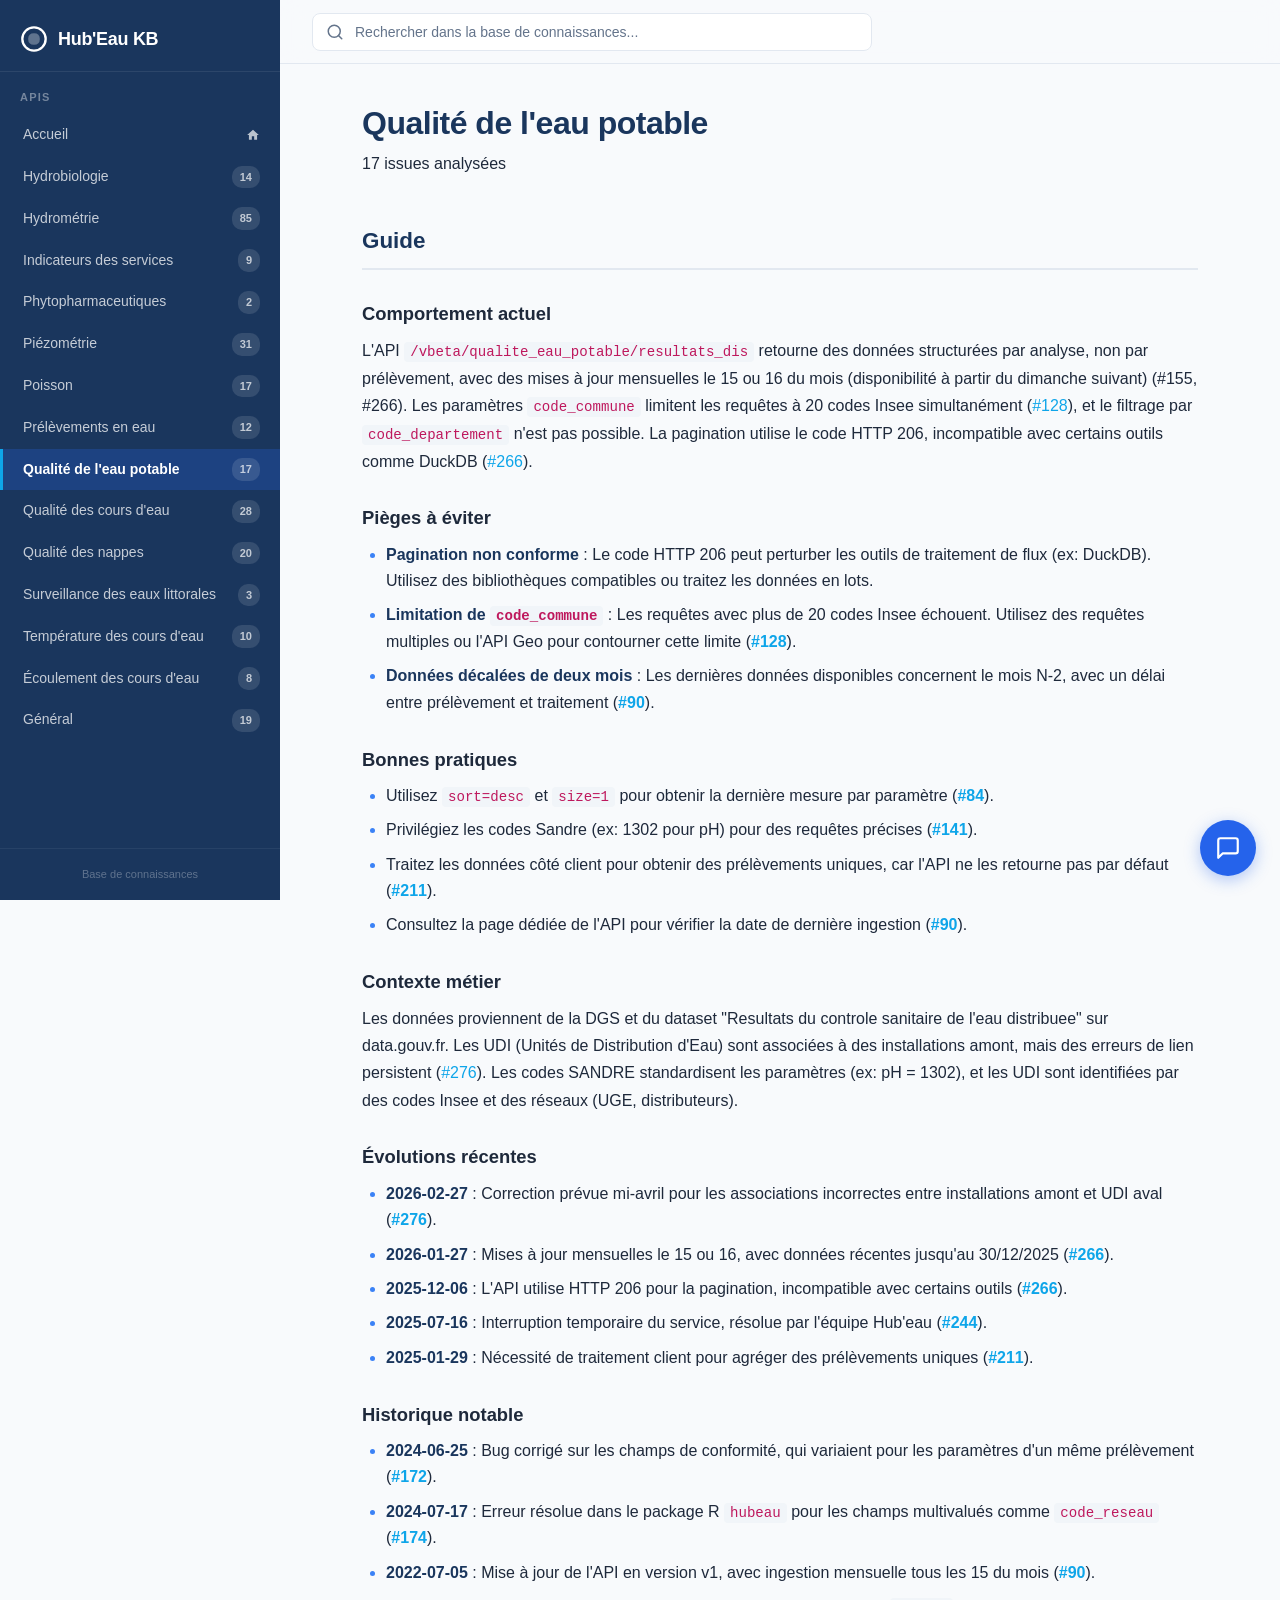
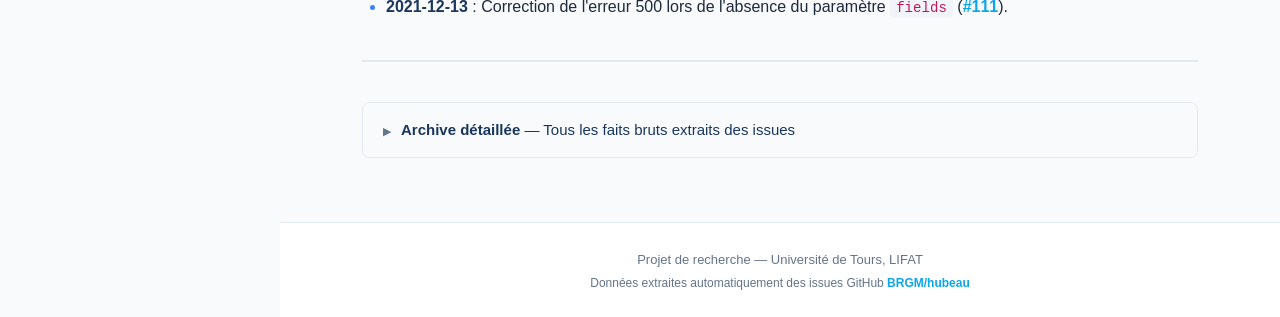
<file: site/qualite_eau_potable.html>
<!DOCTYPE html>
<html lang="fr">
<head>
    <meta charset="UTF-8">
    <meta name="viewport" content="width=device-width, initial-scale=1.0">
    <title>Qualité de l'eau potable — Hub'Eau Knowledge Base</title>
    <link rel="stylesheet" href="style.css">
</head>
<body>
    <!-- Mobile hamburger -->
    <button class="hamburger" id="hamburger" aria-label="Ouvrir le menu">
        <span></span><span></span><span></span>
    </button>

    <!-- Sidebar overlay for mobile -->
    <div class="sidebar-overlay" id="sidebarOverlay"></div>

    <!-- Sidebar -->
    <nav class="sidebar" id="sidebar">
        <div class="sidebar-header">
            <a href="index.html" class="sidebar-logo">
                <svg width="28" height="28" viewBox="0 0 24 24" fill="none" stroke="currentColor" stroke-width="2" stroke-linecap="round" stroke-linejoin="round">
                    <path d="M12 2C6.48 2 2 6.48 2 12s4.48 10 10 10 10-4.48 10-10S17.52 2 12 2z"/>
                    <path d="M8 12c0-2 1-4 4-4s4 2 4 4-1 4-4 4-4-2-4-4z" fill="currentColor" opacity="0.3"/>
                </svg>
                <span>Hub'Eau KB</span>
            </a>
        </div>
        <div class="sidebar-section-title">APIs</div>
        <div class="sidebar-links">
            <a href="index.html">
                <span class="api-name">Accueil</span>
                <span class="issue-count home-icon">
                    <svg width="14" height="14" viewBox="0 0 24 24" fill="currentColor"><path d="M10 20v-6h4v6h5v-8h3L12 3 2 12h3v8z"/></svg>
                </span>
            </a>
            <a href="hydrobiologie.html"><span class="api-name">Hydrobiologie</span><span class="issue-count">14</span></a>
<a href="hydrometrie.html"><span class="api-name">Hydrométrie</span><span class="issue-count">85</span></a>
<a href="indicateurs_services.html"><span class="api-name">Indicateurs des services</span><span class="issue-count">9</span></a>
<a href="phytopharmaceutiques.html"><span class="api-name">Phytopharmaceutiques</span><span class="issue-count">2</span></a>
<a href="piezometrie.html"><span class="api-name">Piézométrie</span><span class="issue-count">31</span></a>
<a href="poisson.html"><span class="api-name">Poisson</span><span class="issue-count">17</span></a>
<a href="prelevements.html"><span class="api-name">Prélèvements en eau</span><span class="issue-count">12</span></a>
<a href="qualite_eau_potable.html" class="active"><span class="api-name">Qualité de l'eau potable</span><span class="issue-count">17</span></a>
<a href="qualite_cours_eau.html"><span class="api-name">Qualité des cours d'eau</span><span class="issue-count">28</span></a>
<a href="qualite_nappes.html"><span class="api-name">Qualité des nappes</span><span class="issue-count">20</span></a>
<a href="eaux_littorales.html"><span class="api-name">Surveillance des eaux littorales</span><span class="issue-count">3</span></a>
<a href="temperature.html"><span class="api-name">Température des cours d'eau</span><span class="issue-count">10</span></a>
<a href="ecoulement.html"><span class="api-name">Écoulement des cours d'eau</span><span class="issue-count">8</span></a>
<a href="general.html"><span class="api-name">Général</span><span class="issue-count">19</span></a>
        </div>
        <div class="sidebar-footer-text">
            Base de connaissances
        </div>
    </nav>

    <!-- Main content -->
    <main class="main">
        <div class="topbar">
            <div class="search-container">
                <svg class="search-icon" width="18" height="18" viewBox="0 0 24 24" fill="none" stroke="currentColor" stroke-width="2" stroke-linecap="round" stroke-linejoin="round">
                    <circle cx="11" cy="11" r="8"/><line x1="21" y1="21" x2="16.65" y2="16.65"/>
                </svg>
                <input type="text" id="searchInput" placeholder="Rechercher dans la base de connaissances..." autocomplete="off">
                <div class="search-results" id="searchResults"></div>
            </div>
        </div>

        <article class="content">
            <h1 id="qualité-de-leau-potable">Qualité de l'eau potable</h1>
<blockquote>
<p>17 issues analysées</p>
</blockquote>
<h2 id="guide">Guide</h2>
<h3 id="comportement-actuel">Comportement actuel</h3>
<p>L'API <code>/vbeta/qualite_eau_potable/resultats_dis</code> retourne des données structurées par analyse, non par prélèvement, avec des mises à jour mensuelles le 15 ou 16 du mois (disponibilité à partir du dimanche suivant) (#155, #266). Les paramètres <code>code_commune</code> limitent les requêtes à 20 codes Insee simultanément (<a href="https://github.com/BRGM/hubeau/issues/128">#128</a>), et le filtrage par <code>code_departement</code> n'est pas possible. La pagination utilise le code HTTP 206, incompatible avec certains outils comme DuckDB (<a href="https://github.com/BRGM/hubeau/issues/266">#266</a>).  </p>
<h3 id="pièges-à-éviter">Pièges à éviter</h3>
<ul>
<li><strong>Pagination non conforme</strong> : Le code HTTP 206 peut perturber les outils de traitement de flux (ex: DuckDB). Utilisez des bibliothèques compatibles ou traitez les données en lots.  </li>
<li><strong>Limitation de <code>code_commune</code></strong> : Les requêtes avec plus de 20 codes Insee échouent. Utilisez des requêtes multiples ou l'API Geo pour contourner cette limite (<a href="https://github.com/BRGM/hubeau/issues/128">#128</a>).  </li>
<li><strong>Données décalées de deux mois</strong> : Les dernières données disponibles concernent le mois N-2, avec un délai entre prélèvement et traitement (<a href="https://github.com/BRGM/hubeau/issues/90">#90</a>).  </li>
</ul>
<h3 id="bonnes-pratiques">Bonnes pratiques</h3>
<ul>
<li>Utilisez <code>sort=desc</code> et <code>size=1</code> pour obtenir la dernière mesure par paramètre (<a href="https://github.com/BRGM/hubeau/issues/84">#84</a>).  </li>
<li>Privilégiez les codes Sandre (ex: 1302 pour pH) pour des requêtes précises (<a href="https://github.com/BRGM/hubeau/issues/141">#141</a>).  </li>
<li>Traitez les données côté client pour obtenir des prélèvements uniques, car l'API ne les retourne pas par défaut (<a href="https://github.com/BRGM/hubeau/issues/211">#211</a>).  </li>
<li>Consultez la page dédiée de l'API pour vérifier la date de dernière ingestion (<a href="https://github.com/BRGM/hubeau/issues/90">#90</a>).  </li>
</ul>
<h3 id="contexte-métier">Contexte métier</h3>
<p>Les données proviennent de la DGS et du dataset "Resultats du controle sanitaire de l'eau distribuee" sur data.gouv.fr. Les UDI (Unités de Distribution d'Eau) sont associées à des installations amont, mais des erreurs de lien persistent (<a href="https://github.com/BRGM/hubeau/issues/276">#276</a>). Les codes SANDRE standardisent les paramètres (ex: pH = 1302), et les UDI sont identifiées par des codes Insee et des réseaux (UGE, distributeurs).  </p>
<h3 id="évolutions-récentes">Évolutions récentes</h3>
<ul>
<li><strong>2026-02-27</strong> : Correction prévue mi-avril pour les associations incorrectes entre installations amont et UDI aval (<a href="https://github.com/BRGM/hubeau/issues/276">#276</a>).  </li>
<li><strong>2026-01-27</strong> : Mises à jour mensuelles le 15 ou 16, avec données récentes jusqu'au 30/12/2025 (<a href="https://github.com/BRGM/hubeau/issues/266">#266</a>).  </li>
<li><strong>2025-12-06</strong> : L'API utilise HTTP 206 pour la pagination, incompatible avec certains outils (<a href="https://github.com/BRGM/hubeau/issues/266">#266</a>).  </li>
<li><strong>2025-07-16</strong> : Interruption temporaire du service, résolue par l'équipe Hub'eau (<a href="https://github.com/BRGM/hubeau/issues/244">#244</a>).  </li>
<li><strong>2025-01-29</strong> : Nécessité de traitement client pour agréger des prélèvements uniques (<a href="https://github.com/BRGM/hubeau/issues/211">#211</a>).  </li>
</ul>
<h3 id="historique-notable">Historique notable</h3>
<ul>
<li><strong>2024-06-25</strong> : Bug corrigé sur les champs de conformité, qui variaient pour les paramètres d'un même prélèvement (<a href="https://github.com/BRGM/hubeau/issues/172">#172</a>).  </li>
<li><strong>2024-07-17</strong> : Erreur résolue dans le package R <code>hubeau</code> pour les champs multivalués comme <code>code_reseau</code> (<a href="https://github.com/BRGM/hubeau/issues/174">#174</a>).  </li>
<li><strong>2022-07-05</strong> : Mise à jour de l'API en version v1, avec ingestion mensuelle tous les 15 du mois (<a href="https://github.com/BRGM/hubeau/issues/90">#90</a>).  </li>
<li><strong>2021-12-13</strong> : Correction de l'erreur 500 lors de l'absence du paramètre <code>fields</code> (<a href="https://github.com/BRGM/hubeau/issues/111">#111</a>).</li>
</ul>
<hr />
<details>
<p><summary><strong>Archive détaillée</strong> — Tous les faits bruts extraits des issues</summary></p>
<h3 id="faits-actuels">Faits actuels</h3>
<ul>
<li>L'API nécessite l'utilisation des paramètres 'sort=desc' et 'size=1' pour récupérer uniquement la dernière mesure (<a href="https://github.com/BRGM/hubeau/issues/84">#84</a>)</li>
<li>L'API ne permet pas de filtrer simultanément plusieurs paramètres (ex: SO4 et PH) dans une seule requête (<a href="https://github.com/BRGM/hubeau/issues/84">#84</a>)</li>
<li>La fraîcheur des données dépend actuellement du Ministère de la Santé, qui prévoit de mettre en place des webservices dans les années à venir (<a href="https://github.com/BRGM/hubeau/issues/84">#84</a>)</li>
<li>Les données sont ingérées tous les 15 du mois. (<a href="https://github.com/BRGM/hubeau/issues/90">#90</a>)</li>
<li>L'API passera en version v1 en août 2022, avec le même périmètre fonctionnel que la version bêta. (<a href="https://github.com/BRGM/hubeau/issues/90">#90</a>)</li>
<li>Les dernières données disponibles concernent le mois N-2 (deux mois précédents). (<a href="https://github.com/BRGM/hubeau/issues/90">#90</a>)</li>
<li>Le paramètre 'fields' permet de filtrer les colonnes retournées par l'API, mais n'impacte pas leur ordre dans le fichier CSV. (<a href="https://github.com/BRGM/hubeau/issues/119">#119</a>)</li>
<li>L'ordre des colonnes dans les fichiers CSV générés par l'API est stable et déterminé par l'API, indépendamment de l'ordre des paramètres 'fields'. (<a href="https://github.com/BRGM/hubeau/issues/119">#119</a>)</li>
<li>La version bêta de l'API limite le nombre de codes Insee acceptés dans le paramètre <code>code_commune</code> à 20 valeurs simultanément. (<a href="https://github.com/BRGM/hubeau/issues/128">#128</a>)</li>
<li>Le paramètre <code>code_departement</code> n'est pas disponible pour filtrer les UDI directement via l'API Qualité de l'eau potable. (<a href="https://github.com/BRGM/hubeau/issues/128">#128</a>)</li>
<li>Les données sources (dataset data.gouv.fr) ne contiennent pas les codes départementaux associés aux UDI. (<a href="https://github.com/BRGM/hubeau/issues/128">#128</a>)</li>
<li>Le package R 'hubeau' permet de requêter 10 des 12 APIs Hub'Eau via une syntaxe standardisée (<code>get_[API]_[Operation]</code>) (<a href="https://github.com/BRGM/hubeau/issues/137">#137</a>)</li>
<li>Le package est disponible sur CRAN et GitHub, avec une documentation incluant des exemples et une vignette (<a href="https://github.com/BRGM/hubeau/issues/137">#137</a>)</li>
<li>L'OFB DR Normandie utilise le package pour générer des rapports mensuels sur l'écoulement des cours d'eau en Bretagne (<a href="https://github.com/BRGM/hubeau/issues/137">#137</a>)</li>
<li>Une vignette illustre l'utilisation de l'API 'Écoulement' avec des cartes et graphiques synthétiques (<a href="https://github.com/BRGM/hubeau/issues/137">#137</a>)</li>
<li>L'API actuelle ne permet pas de récupérer une liste de paramètres uniques (sans doublons) pour une commune ou un réseau donné sur une période spécifique. (<a href="https://github.com/BRGM/hubeau/issues/139">#139</a>)</li>
<li>Les champs libelle_parametre... autorisent des recherches permissives (casse, texte partiel, accents). (<a href="https://github.com/BRGM/hubeau/issues/141">#141</a>)</li>
<li>Les prélèvements datant de mois antérieurs au dernier chargement mensuel peuvent être absents de l'API jusqu'à la mise à jour suivante. (<a href="https://github.com/BRGM/hubeau/issues/155">#155</a>)</li>
<li>L'API elle-même ne présente pas d'anomalie ; l'erreur provient du package R <code>hubeau</code> qui ne gère pas correctement les cas multivalués. (<a href="https://github.com/BRGM/hubeau/issues/174">#174</a>)</li>
<li>L'API ne fournit pas de description détaillée des réseaux d'eau potable (UGE, distributeurs, MOA, géométrie UDI) via une requête dédiée. Les utilisateurs doivent consulter les données brutes sur data.gouv.fr. (<a href="https://github.com/BRGM/hubeau/issues/174">#174</a>)</li>
<li>L'API ne retourne pas de valeurs uniques par défaut, obligeant les utilisateurs à effectuer un traitement client pour obtenir des prélevements uniques. (<a href="https://github.com/BRGM/hubeau/issues/211">#211</a>)</li>
<li>Les données sont structurées par analyse plutôt que par prélevement, ce qui complique les agrégations statistiques directes. (<a href="https://github.com/BRGM/hubeau/issues/211">#211</a>)</li>
<li>L'API utilise le code HTTP 206 (Partial Content) pour la pagination, ce qui est non conforme aux standards REST et aux RFC. (<a href="https://github.com/BRGM/hubeau/issues/261">#261</a>)</li>
<li>La pagination REST recommande l'utilisation du code HTTP 200 avec des indicateurs de pagination (comme des en-têtes Link ou des champs next). (<a href="https://github.com/BRGM/hubeau/issues/261">#261</a>)</li>
<li>Les données proviennent des fichiers publiés par la DGS (Direction Générale de la Santé). (<a href="https://github.com/BRGM/hubeau/issues/266">#266</a>)</li>
<li>Des associations incorrectes entre installations amont et UDI aval persistent dans les données sources de l'API (<a href="https://github.com/BRGM/hubeau/issues/276">#276</a>)</li>
<li>Aucune donnée complémentaire ne sera déposée avant mi-avril (<a href="https://github.com/BRGM/hubeau/issues/276">#276</a>)</li>
<li>Les prélèvements d'eau amont sont mal associés à des UDI aval dans les données de contrôle sanitaire (<a href="https://github.com/BRGM/hubeau/issues/276">#276</a>)</li>
<li>Les données corrigées ne seront disponibles qu'à partir de mi-avril (<a href="https://github.com/BRGM/hubeau/issues/276">#276</a>)</li>
</ul>
<h3 id="historique-des-problèmes-résolus">Historique des problèmes résolus</h3>
<ul>
<li>~~La date de dernière ingestion des données est affichée sur la page dédiée de l'API (https://hubeau.eaufrance.fr/page/api-qualite-eau-potable). (<a href="https://github.com/BRGM/hubeau/issues/90">#90</a>)~~</li>
<li>~~L'API 'resultats_dis' de la qualité de l'eau potable renvoie un 'Internal Server Error' lorsqu'aucun paramètre 'fields' n'est spécifié dans la requête. (<a href="https://github.com/BRGM/hubeau/issues/111">#111</a>)~~</li>
<li>~~La spécification du paramètre 'fields' permet d'obtenir une réponse valide (même avec 'data': []) sans erreur serveur. (<a href="https://github.com/BRGM/hubeau/issues/111">#111</a>)~~</li>
<li>~~L'utilisation du paramètre 'sort=asc' dans l'URL de l'API a provoqué un 'Internal Server Error' temporairement. (<a href="https://github.com/BRGM/hubeau/issues/113">#113</a>)~~</li>
<li>~~Le champ code_parametre_se permet une recherche stricte pour le paramètre 'PH'. (<a href="https://github.com/BRGM/hubeau/issues/141">#141</a>)~~</li>
<li>~~Le code Sandre pour le paramètre 'pH' est 1302, préférable à code_parametre_se pour l'interopérabilité. (<a href="https://github.com/BRGM/hubeau/issues/141">#141</a>)~~</li>
<li>~~Les données de l'API sont mises à jour mensuellement le 15 du mois, avec disponibilité à partir du dimanche suivant. (<a href="https://github.com/BRGM/hubeau/issues/155">#155</a>)~~</li>
<li>~~Les champs de conformité (conformite_references_bact_prelevement, conformite_limites_bact_prelevement, etc.) variaient pour les différents paramètres d'un même prélèvement, ce qui est anormal. (<a href="https://github.com/BRGM/hubeau/issues/172">#172</a>)~~</li>
<li>~~Le bug a été corrigé lors du traitement d'actualisation des données du 15 mai 2024. (<a href="https://github.com/BRGM/hubeau/issues/172">#172</a>)~~</li>
<li>~~Les données proviennent du dataset 'Resultats du controle sanitaire de l'eau distribuee commune par commune' sur data.gouv.fr, et les champs de conformité devraient être identiques pour un même prélèvement. (<a href="https://github.com/BRGM/hubeau/issues/172">#172</a>)~~</li>
<li>~~La fonction R <code>get_qualite_eau_potable_resultats_dis</code> génère une erreur lors de la gestion de champs multivalués (comme <code>code_reseau</code>) qui produisent des colonnes dupliquées (<code>reseaux.code</code> et <code>reseaux.nom</code>). (<a href="https://github.com/BRGM/hubeau/issues/174">#174</a>)~~</li>
<li>~~Le service API /qualite_eau_potable a été temporairement indisponible avant d'être rétabli. (<a href="https://github.com/BRGM/hubeau/issues/244">#244</a>)~~</li>
<li>~~Les données sont mises à jour le 15 ou 16 de chaque mois, non en début de mois. (<a href="https://github.com/BRGM/hubeau/issues/266">#266</a>)~~</li>
<li>~~La date du dernier traitement des données est le 23/01/2026. (<a href="https://github.com/BRGM/hubeau/issues/266">#266</a>)~~</li>
<li>~~Le prélèvement le plus récent dans les données est du 30/12/2025. (<a href="https://github.com/BRGM/hubeau/issues/266">#266</a>)~~</li>
</ul>
<h3 id="issues-sources">Issues sources</h3>
<ul>
<li><strong>#84</strong> /vbeta/qualite_eau_potable/resultats_dis dernière mesure par paramètre (2021-12-13) — L'API de qualité de l'eau potable nécessite des requêtes multiples pour obtenir les dernières mesures par paramètre, avec une amélioration future prévue pour la fraîcheur des données.</li>
<li><strong>#90</strong> [API QUALITÉ DE L'EAU POTABLE] - date des données (2022-07-05) — L'API Qualité de l'eau potable affiche désormais la date de dernière ingestion des données, avec une mise à jour mensuelle tous les 15 du mois, et les données disponibles sont décalées de deux mois.</li>
<li><strong>#111</strong> [API Qualité de l'eau] Error: Internal Server Error (2022-04-14) — L'API 'resultats_dis' nécessite le paramètre 'fields' pour fonctionner correctement, une exigence technique résolue après relance du service.</li>
<li><strong>#113</strong> [API Qualité de l'eau] Error: Internal Server Error (2022-07-05) — Un 'Internal Server Error' sur l'API Qualité de l'eau potable a été résolu après vérification, confirmant que le paramètre 'sort=asc' n'est plus problématique.</li>
<li><strong>#119</strong> [API QUALITÉ DE L'EAU POTABLE] (2022-08-07) — L'API Qualité de l'eau potable de Hub'Eau maintient un ordre stable des colonnes dans les fichiers CSV, indépendamment de l'ordre spécifié dans le paramètre 'fields'.</li>
<li><strong>#128</strong> API qualité eau potable (2024-02-26) — L'API Qualité de l'eau potable limite les requêtes par commune et ne permet pas de filtrer par département, nécessitant des workarounds avec l'API Geo pour les communes.</li>
<li><strong>#137</strong> Package R pour requêter les APIs hubeau (2023-05-30) — Un package R permettant d'accéder à 10 APIs Hub'Eau a été publié, avec des exemples d'utilisation et une intégration dans des rapports hydrologiques.</li>
<li><strong>#139</strong> [API QUALITÉ DE L'EAU POTABLE] Liste paramètres uniques (sans doublon) (2023-04-28) — L'utilisateur demande une évolution de l'API Qualité de l'eau potable pour permettre la récupération de paramètres uniques (sans doublons) selon des critères géographiques et temporels.</li>
<li><strong>#141</strong> [API QUALITÉ DE L'EAU POTABLE] recherche contenu parametre "PH". Anomalie ? (2023-05-30) — L'API Qualité de l'eau potable permet des recherches partielles sur les libellés de paramètres, mais recommande d'utiliser des codes standards (Sandre ou CAS) pour des requêtes précises.</li>
<li><strong>#155</strong> [API QUALITÉ DE L'EAU POTABLE] numéro de prélèvement non trouvé (2023-10-16) — L'API Qualité de l'eau potable met à jour ses données mensuellement le 15, avec un délai de disponibilité jusqu'au dimanche suivant, expliquant la disparition temporaire de certains prélèvements.</li>
<li><strong>#172</strong> [API Qualité de l'eau] bug sur les conformités (2024-06-25) — Un bug dans l'API Qualité de l'eau potable a été corrigé, empêchant les champs de conformité de varier pour les différents paramètres d'un même prélèvement.</li>
<li><strong>#174</strong> [API : QUALITE EAU POTABLE] Erreur sur interrogation par réseau (2024-07-17) — L'issue révèle une incompatibilité entre le package R <code>hubeau</code> et les champs multivalués de l'API Qualité de l'eau potable, ainsi qu'une absence de fonctionnalité pour obtenir des métadonnées détaillées sur les réseaux.</li>
<li><strong>#211</strong> [API : QUALITE EAU POTABLE] Besoin de calculer le nombre de prelevement sans parcourir response.data (2025-01-29) — L'API Qualité de l'eau potable ne permet pas de récupérer directement le nombre de prélevements uniques, nécessitant un traitement supplémentaire côté client.</li>
<li><strong>#244</strong> [API : QUALITE EAU POTABLE] service HS (2025-07-16) — L'API Qualité de l'eau potable a connu une interruption temporaire de service, résolue par l'équipe Hub'eau.</li>
<li><strong>#261</strong> HTTP 206 renvoyé pour des données paginées : flux non lisible dasn DuckDB par exemple (2025-12-06) — L'API Qualité de l'eau potable utilise incorrectement le code HTTP 206 pour la pagination, ce qui peut poser des problèmes de compatibilité avec certains outils comme DuckDB.</li>
<li><strong>#266</strong> [API qualite_eau_potable] Données non mises à jour (2026-01-27) — L'API Qualité de l'eau potable met à jour ses données le 15 ou 16 de chaque mois, avec un délai entre la date de prélèvement et le traitement des données.</li>
<li><strong>#276</strong> [API Qualité de l'eau potable] anomalie dans les données sources (2026-02-27) — Une anomalie dans les associations entre installations amont et UDI aval affecte les données de l'API Qualité de l'eau potable, avec des corrections prévues mi-avril.</li>
</ul>
</details>
        </article>

        <footer class="footer">
            <p>Projet de recherche &mdash; Universit&eacute; de Tours, LIFAT</p>
            <p class="footer-sub">Donn&eacute;es extraites automatiquement des issues GitHub <a href="https://github.com/BRGM/hubeau">BRGM/hubeau</a></p>
        </footer>
    </main>

    <!-- Chatbot toggle button -->
    <button class="chatbot-toggle" id="chatbotToggle" aria-label="Ouvrir le chatbot">
        <svg width="26" height="26" viewBox="0 0 24 24" fill="none" stroke="currentColor" stroke-width="2" stroke-linecap="round" stroke-linejoin="round">
            <path d="M21 15a2 2 0 0 1-2 2H7l-4 4V5a2 2 0 0 1 2-2h14a2 2 0 0 1 2 2z"/>
        </svg>
    </button>

    <!-- Chatbot panel -->
    <div class="chatbot-panel" id="chatbotPanel">
        <div class="chatbot-header">
            <div class="chatbot-header-title">
                <svg width="18" height="18" viewBox="0 0 24 24" fill="none" stroke="currentColor" stroke-width="2"><path d="M21 15a2 2 0 0 1-2 2H7l-4 4V5a2 2 0 0 1 2-2h14a2 2 0 0 1 2 2z"/></svg>
                Hub'Eau Assistant
            </div>
            <div class="chatbot-header-actions">
                <button class="chatbot-clear" id="chatbotClear" title="Effacer la conversation">
                    <svg width="16" height="16" viewBox="0 0 24 24" fill="none" stroke="currentColor" stroke-width="2" stroke-linecap="round" stroke-linejoin="round"><polyline points="3 6 5 6 21 6"/><path d="M19 6v14a2 2 0 0 1-2 2H7a2 2 0 0 1-2-2V6m3 0V4a2 2 0 0 1 2-2h4a2 2 0 0 1 2 2v2"/></svg>
                </button>
                <button class="chatbot-close" id="chatbotClose">&times;</button>
            </div>
        </div>
        <div class="chatbot-messages" id="chatbotMessages">
            <div class="chat-msg chat-msg-bot">
                <div class="chat-bubble">Bonjour ! Posez-moi une question sur les APIs Hub'Eau. Je cherche dans la base de connaissances pour vous r&eacute;pondre.</div>
            </div>
        </div>
        <div class="chatbot-status" id="chatbotStatus" style="display:none;"></div>
        <div class="chatbot-input-area">
            <input type="text" id="chatbotInput" placeholder="Posez votre question..." autocomplete="off">
            <button class="chatbot-send" id="chatbotSend">Envoyer</button>
        </div>
    </div>

    <script src="search.js"></script>
    <script src="chatbot.js"></script>
    <script>
        // Hamburger menu toggle
        const hamburger = document.getElementById('hamburger');
        const sidebar = document.getElementById('sidebar');
        const overlay = document.getElementById('sidebarOverlay');
        hamburger.addEventListener('click', () => {
            sidebar.classList.toggle('open');
            overlay.classList.toggle('open');
            hamburger.classList.toggle('open');
        });
        overlay.addEventListener('click', () => {
            sidebar.classList.remove('open');
            overlay.classList.remove('open');
            hamburger.classList.remove('open');
        });
    </script>
</body>
</html>
</file>
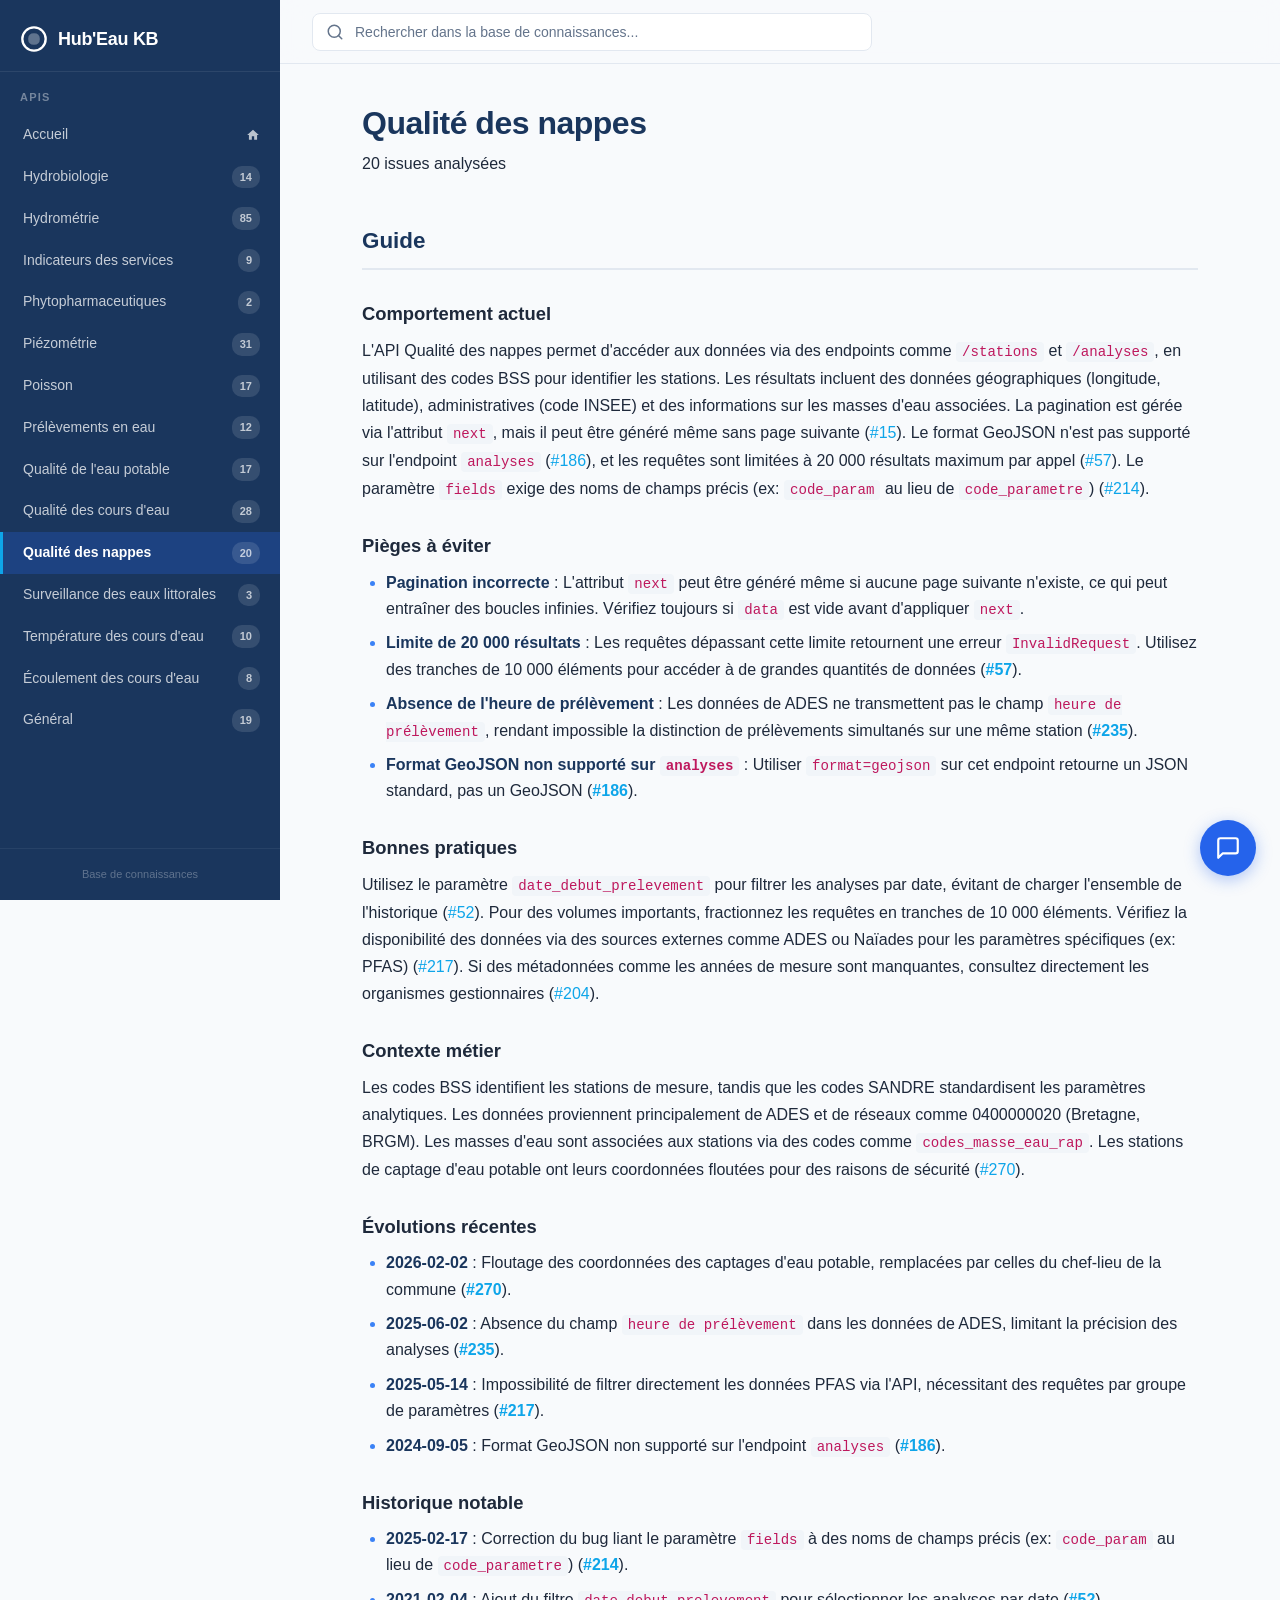
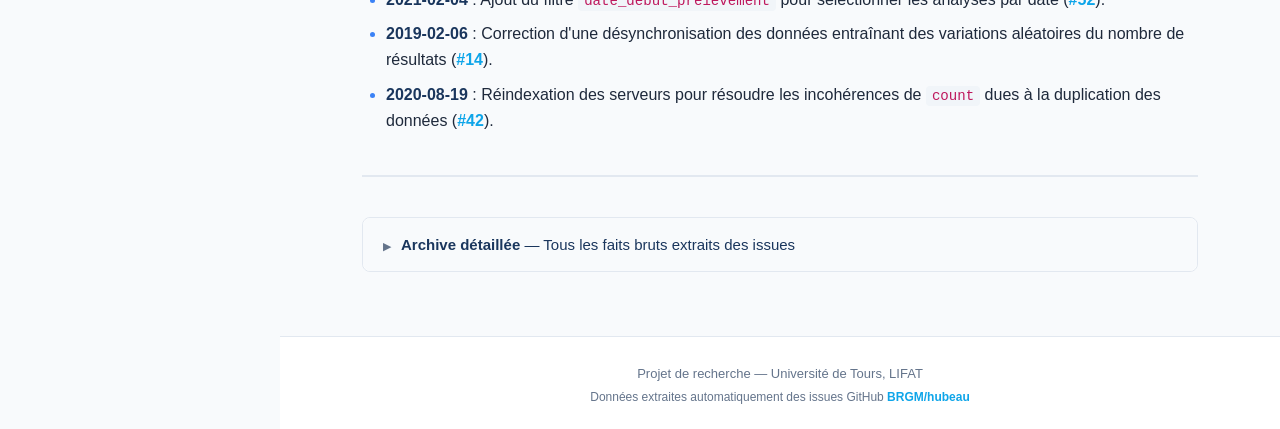
<file: site/qualite_nappes.html>
<!DOCTYPE html>
<html lang="fr">
<head>
    <meta charset="UTF-8">
    <meta name="viewport" content="width=device-width, initial-scale=1.0">
    <title>Qualité des nappes — Hub'Eau Knowledge Base</title>
    <link rel="stylesheet" href="style.css">
</head>
<body>
    <!-- Mobile hamburger -->
    <button class="hamburger" id="hamburger" aria-label="Ouvrir le menu">
        <span></span><span></span><span></span>
    </button>

    <!-- Sidebar overlay for mobile -->
    <div class="sidebar-overlay" id="sidebarOverlay"></div>

    <!-- Sidebar -->
    <nav class="sidebar" id="sidebar">
        <div class="sidebar-header">
            <a href="index.html" class="sidebar-logo">
                <svg width="28" height="28" viewBox="0 0 24 24" fill="none" stroke="currentColor" stroke-width="2" stroke-linecap="round" stroke-linejoin="round">
                    <path d="M12 2C6.48 2 2 6.48 2 12s4.48 10 10 10 10-4.48 10-10S17.52 2 12 2z"/>
                    <path d="M8 12c0-2 1-4 4-4s4 2 4 4-1 4-4 4-4-2-4-4z" fill="currentColor" opacity="0.3"/>
                </svg>
                <span>Hub'Eau KB</span>
            </a>
        </div>
        <div class="sidebar-section-title">APIs</div>
        <div class="sidebar-links">
            <a href="index.html">
                <span class="api-name">Accueil</span>
                <span class="issue-count home-icon">
                    <svg width="14" height="14" viewBox="0 0 24 24" fill="currentColor"><path d="M10 20v-6h4v6h5v-8h3L12 3 2 12h3v8z"/></svg>
                </span>
            </a>
            <a href="hydrobiologie.html"><span class="api-name">Hydrobiologie</span><span class="issue-count">14</span></a>
<a href="hydrometrie.html"><span class="api-name">Hydrométrie</span><span class="issue-count">85</span></a>
<a href="indicateurs_services.html"><span class="api-name">Indicateurs des services</span><span class="issue-count">9</span></a>
<a href="phytopharmaceutiques.html"><span class="api-name">Phytopharmaceutiques</span><span class="issue-count">2</span></a>
<a href="piezometrie.html"><span class="api-name">Piézométrie</span><span class="issue-count">31</span></a>
<a href="poisson.html"><span class="api-name">Poisson</span><span class="issue-count">17</span></a>
<a href="prelevements.html"><span class="api-name">Prélèvements en eau</span><span class="issue-count">12</span></a>
<a href="qualite_eau_potable.html"><span class="api-name">Qualité de l'eau potable</span><span class="issue-count">17</span></a>
<a href="qualite_cours_eau.html"><span class="api-name">Qualité des cours d'eau</span><span class="issue-count">28</span></a>
<a href="qualite_nappes.html" class="active"><span class="api-name">Qualité des nappes</span><span class="issue-count">20</span></a>
<a href="eaux_littorales.html"><span class="api-name">Surveillance des eaux littorales</span><span class="issue-count">3</span></a>
<a href="temperature.html"><span class="api-name">Température des cours d'eau</span><span class="issue-count">10</span></a>
<a href="ecoulement.html"><span class="api-name">Écoulement des cours d'eau</span><span class="issue-count">8</span></a>
<a href="general.html"><span class="api-name">Général</span><span class="issue-count">19</span></a>
        </div>
        <div class="sidebar-footer-text">
            Base de connaissances
        </div>
    </nav>

    <!-- Main content -->
    <main class="main">
        <div class="topbar">
            <div class="search-container">
                <svg class="search-icon" width="18" height="18" viewBox="0 0 24 24" fill="none" stroke="currentColor" stroke-width="2" stroke-linecap="round" stroke-linejoin="round">
                    <circle cx="11" cy="11" r="8"/><line x1="21" y1="21" x2="16.65" y2="16.65"/>
                </svg>
                <input type="text" id="searchInput" placeholder="Rechercher dans la base de connaissances..." autocomplete="off">
                <div class="search-results" id="searchResults"></div>
            </div>
        </div>

        <article class="content">
            <h1 id="qualité-des-nappes">Qualité des nappes</h1>
<blockquote>
<p>20 issues analysées</p>
</blockquote>
<h2 id="guide">Guide</h2>
<h3 id="comportement-actuel">Comportement actuel</h3>
<p>L'API Qualité des nappes permet d'accéder aux données via des endpoints comme <code>/stations</code> et <code>/analyses</code>, en utilisant des codes BSS pour identifier les stations. Les résultats incluent des données géographiques (longitude, latitude), administratives (code INSEE) et des informations sur les masses d'eau associées. La pagination est gérée via l'attribut <code>next</code>, mais il peut être généré même sans page suivante (<a href="https://github.com/BRGM/hubeau/issues/15">#15</a>). Le format GeoJSON n'est pas supporté sur l'endpoint <code>analyses</code> (<a href="https://github.com/BRGM/hubeau/issues/186">#186</a>), et les requêtes sont limitées à 20 000 résultats maximum par appel (<a href="https://github.com/BRGM/hubeau/issues/57">#57</a>). Le paramètre <code>fields</code> exige des noms de champs précis (ex: <code>code_param</code> au lieu de <code>code_parametre</code>) (<a href="https://github.com/BRGM/hubeau/issues/214">#214</a>).</p>
<h3 id="pièges-à-éviter">Pièges à éviter</h3>
<ul>
<li><strong>Pagination incorrecte</strong> : L'attribut <code>next</code> peut être généré même si aucune page suivante n'existe, ce qui peut entraîner des boucles infinies. Vérifiez toujours si <code>data</code> est vide avant d'appliquer <code>next</code>.  </li>
<li><strong>Limite de 20 000 résultats</strong> : Les requêtes dépassant cette limite retournent une erreur <code>InvalidRequest</code>. Utilisez des tranches de 10 000 éléments pour accéder à de grandes quantités de données (<a href="https://github.com/BRGM/hubeau/issues/57">#57</a>).  </li>
<li><strong>Absence de l'heure de prélèvement</strong> : Les données de ADES ne transmettent pas le champ <code>heure de prélèvement</code>, rendant impossible la distinction de prélèvements simultanés sur une même station (<a href="https://github.com/BRGM/hubeau/issues/235">#235</a>).  </li>
<li><strong>Format GeoJSON non supporté sur <code>analyses</code></strong> : Utiliser <code>format=geojson</code> sur cet endpoint retourne un JSON standard, pas un GeoJSON (<a href="https://github.com/BRGM/hubeau/issues/186">#186</a>).</li>
</ul>
<h3 id="bonnes-pratiques">Bonnes pratiques</h3>
<p>Utilisez le paramètre <code>date_debut_prelevement</code> pour filtrer les analyses par date, évitant de charger l'ensemble de l'historique (<a href="https://github.com/BRGM/hubeau/issues/52">#52</a>). Pour des volumes importants, fractionnez les requêtes en tranches de 10 000 éléments. Vérifiez la disponibilité des données via des sources externes comme ADES ou Naïades pour les paramètres spécifiques (ex: PFAS) (<a href="https://github.com/BRGM/hubeau/issues/217">#217</a>). Si des métadonnées comme les années de mesure sont manquantes, consultez directement les organismes gestionnaires (<a href="https://github.com/BRGM/hubeau/issues/204">#204</a>).</p>
<h3 id="contexte-métier">Contexte métier</h3>
<p>Les codes BSS identifient les stations de mesure, tandis que les codes SANDRE standardisent les paramètres analytiques. Les données proviennent principalement de ADES et de réseaux comme 0400000020 (Bretagne, BRGM). Les masses d'eau sont associées aux stations via des codes comme <code>codes_masse_eau_rap</code>. Les stations de captage d'eau potable ont leurs coordonnées floutées pour des raisons de sécurité (<a href="https://github.com/BRGM/hubeau/issues/270">#270</a>).</p>
<h3 id="évolutions-récentes">Évolutions récentes</h3>
<ul>
<li><strong>2026-02-02</strong> : Floutage des coordonnées des captages d'eau potable, remplacées par celles du chef-lieu de la commune (<a href="https://github.com/BRGM/hubeau/issues/270">#270</a>).  </li>
<li><strong>2025-06-02</strong> : Absence du champ <code>heure de prélèvement</code> dans les données de ADES, limitant la précision des analyses (<a href="https://github.com/BRGM/hubeau/issues/235">#235</a>).  </li>
<li><strong>2025-05-14</strong> : Impossibilité de filtrer directement les données PFAS via l'API, nécessitant des requêtes par groupe de paramètres (<a href="https://github.com/BRGM/hubeau/issues/217">#217</a>).  </li>
<li><strong>2024-09-05</strong> : Format GeoJSON non supporté sur l'endpoint <code>analyses</code> (<a href="https://github.com/BRGM/hubeau/issues/186">#186</a>).</li>
</ul>
<h3 id="historique-notable">Historique notable</h3>
<ul>
<li><strong>2025-02-17</strong> : Correction du bug liant le paramètre <code>fields</code> à des noms de champs précis (ex: <code>code_param</code> au lieu de <code>code_parametre</code>) (<a href="https://github.com/BRGM/hubeau/issues/214">#214</a>).  </li>
<li><strong>2021-02-04</strong> : Ajout du filtre <code>date_debut_prelevement</code> pour sélectionner les analyses par date (<a href="https://github.com/BRGM/hubeau/issues/52">#52</a>).  </li>
<li><strong>2019-02-06</strong> : Correction d'une désynchronisation des données entraînant des variations aléatoires du nombre de résultats (<a href="https://github.com/BRGM/hubeau/issues/14">#14</a>).  </li>
<li><strong>2020-08-19</strong> : Réindexation des serveurs pour résoudre les incohérences de <code>count</code> dues à la duplication des données (<a href="https://github.com/BRGM/hubeau/issues/42">#42</a>).</li>
</ul>
<hr />
<details>
<p><summary><strong>Archive détaillée</strong> — Tous les faits bruts extraits des issues</summary></p>
<h3 id="faits-actuels">Faits actuels</h3>
<ul>
<li>L'API Qualité des eaux souterraines permet de récupérer des informations via l'endpoint '/stations' en utilisant un code BSS. (<a href="https://github.com/BRGM/hubeau/issues/10">#10</a>)</li>
<li>L'API Piézométrie fournit moins d'informations sur les masses d'eau comparée à l'API Qualité des eaux souterraines. (<a href="https://github.com/BRGM/hubeau/issues/10">#10</a>)</li>
<li>L'attribut 'next' est généré dans l'URL de réponse même lorsque la page suivante n'existe pas (par exemple, lorsque 'data' est vide). (<a href="https://github.com/BRGM/hubeau/issues/15">#15</a>)</li>
<li>L'API ne fournit pas les champs 'laboratoire' et 'préleveur' pour les données de qualité des nappes. (<a href="https://github.com/BRGM/hubeau/issues/51">#51</a>)</li>
<li>Le code de support n'est pas renvoyé par l'API car il peut être déduit du code fraction (ex. 3, 22, 23 → code support 3). (<a href="https://github.com/BRGM/hubeau/issues/51">#51</a>)</li>
<li>Le code de support est toujours égal à 3 (eau) selon les informations fournies par l'API. (<a href="https://github.com/BRGM/hubeau/issues/51">#51</a>)</li>
<li>La station BSS000LGJB a 21 347 mesures disponibles, nécessitant une pagination avec des tranches de 10 000 éléments. (<a href="https://github.com/BRGM/hubeau/issues/57">#57</a>)</li>
<li>L'API Piézométrie ne permet pas actuellement de filtrer les stations ou chroniques par code réseau de mesure, bien que les données des réseaux soient présentes dans l'index interne (liste_code_reseau, liste_mnemo_reseau, liste_nom_reseau). (<a href="https://github.com/BRGM/hubeau/issues/63">#63</a>)</li>
<li>Dans l'API Qualité des nappes, le paramètre 'code_reseau' est absent pour la requête 'stations', mais disponible pour 'analyses'. (<a href="https://github.com/BRGM/hubeau/issues/63">#63</a>)</li>
<li>Les réseaux de mesure (ex: 0400000020) sont associés à des stations via des codes réseau, et ces informations sont déjà stockées dans l'index Hub'Eau. (<a href="https://github.com/BRGM/hubeau/issues/63">#63</a>)</li>
<li>Le réseau 0400000020 (Bretagne, MO BRGM) est régulièrement intégré dans les données ADES et consultable via une fiche publique. (<a href="https://github.com/BRGM/hubeau/issues/63">#63</a>)</li>
<li>Le paramètre '_format' permet d'obtenir du GeoJSON via les URLs API, mais cette fonctionnalité n'est pas systématiquement implémentée sur toutes les APIs. (<a href="https://github.com/BRGM/hubeau/issues/149">#149</a>)</li>
<li>Les couches chargées dans QGIS via les APIs sont limitées à 20000 entités sans automatisation des échanges de données. (<a href="https://github.com/BRGM/hubeau/issues/149">#149</a>)</li>
<li>Le format GeoJSON n'est pas implémenté sur l'endpoint 'analyses' de l'API Qualité des nappes. L'utilisation de 'format=geojson' retourne un format JSON au lieu de GeoJSON. (<a href="https://github.com/BRGM/hubeau/issues/186">#186</a>)</li>
<li>L'API Qualité des nappes ne fournit pas actuellement des informations sur les années de mesure, les producteurs ou les paramètres analysés pour chaque station. (<a href="https://github.com/BRGM/hubeau/issues/204">#204</a>)</li>
<li>Un endpoint <em>parametres</em> est en cours de développement pour les APIs de qualité (rivières et nappes) afin d'optimiser les requêtes. (<a href="https://github.com/BRGM/hubeau/issues/204">#204</a>)</li>
<li>L'absence de données sur les années de mesure et les producteurs oblige les utilisateurs à effectuer des requêtes supplémentaires pour identifier les stations pertinentes. (<a href="https://github.com/BRGM/hubeau/issues/204">#204</a>)</li>
<li>L'API Hub'eau ne permet pas de filtrer directement les données par critère PFAS, uniquement par groupe de paramètres. (<a href="https://github.com/BRGM/hubeau/issues/217">#217</a>)</li>
<li>Les paramètres PFAS sont gérés par le référentiel analytique Sandre et l'organisme Aquaref, et non directement disponibles via l'API Hub'eau. (<a href="https://github.com/BRGM/hubeau/issues/217">#217</a>)</li>
<li>L'API Hub'Eau ne fournit pas de méthode de calcul automatisée pour agréger les concentrations de polluants mesurées par plusieurs stations sur une journée donnée. (<a href="https://github.com/BRGM/hubeau/issues/220">#220</a>)</li>
<li>La concentration journalière globale d'un paramètre comme le métolachlore ESA nécessite une approche métier spécifique, non standardisée par l'API, et dépend des besoins opérationnels (ex: moyenne, interpolation spatiale). (<a href="https://github.com/BRGM/hubeau/issues/220">#220</a>)</li>
<li>Les données de qualité de l'eau (paramètres chimiques) sont collectées par des stations hétérogènes en termes de localisation et de fréquence de mesure, ce qui complique l'agrégation temporelle/spatiale. (<a href="https://github.com/BRGM/hubeau/issues/220">#220</a>)</li>
<li>L'API est fréquemment inaccessible (4 à 5 heures de downtime 1 à 3 fois par semaine) en raison de sollicitations massives et intensives. (<a href="https://github.com/BRGM/hubeau/issues/231">#231</a>)</li>
<li>La réponse technique mentionne un possible blocage d'IP si le problème persiste. (<a href="https://github.com/BRGM/hubeau/issues/231">#231</a>)</li>
<li>L'utilisateur effectue des requêtes régulières et lourdes depuis plusieurs mois sur l'API. (<a href="https://github.com/BRGM/hubeau/issues/231">#231</a>)</li>
<li>L'API Qualité des nappes ne transmet pas le champ 'heure de prélèvement' provenant de la source ADES. (<a href="https://github.com/BRGM/hubeau/issues/235">#235</a>)</li>
<li>L'absence de l'heure de prélèvement empêche la comparaison précise avec les données de SISE-EAUX (ARS). (<a href="https://github.com/BRGM/hubeau/issues/235">#235</a>)</li>
<li>Plusieurs prélèvements sur la même station le même jour sont fusionnés sans l'heure, perdant leur distinction. (<a href="https://github.com/BRGM/hubeau/issues/235">#235</a>)</li>
<li>L'heure est nécessaire pour la traçabilité et la reconstitution des séries de mesures. (<a href="https://github.com/BRGM/hubeau/issues/235">#235</a>)</li>
<li>Les coordonnées des captages d'eau potable sont remplacées par celles du chef-lieu de la commune dans les endpoints <em>Analyses</em> et <em>Stations</em> de l'API Qualité des nappes. (<a href="https://github.com/BRGM/hubeau/issues/270">#270</a>)</li>
<li>Le champ <code>precision_coordonnees</code> utilise la valeur 18 pour indiquer que les coordonnées sont floutées (code Sandre 916). (<a href="https://github.com/BRGM/hubeau/issues/270">#270</a>)</li>
<li>La réglementation française et européenne impose le floutage des coordonnées des captages d'eau potable pour protéger leur localisation. (<a href="https://github.com/BRGM/hubeau/issues/270">#270</a>)</li>
<li>Les coordonnées floutées peuvent affecter l'analyse spatiale des données hydrologiques liées aux captages. (<a href="https://github.com/BRGM/hubeau/issues/270">#270</a>)</li>
</ul>
<h3 id="historique-des-problèmes-résolus">Historique des problèmes résolus</h3>
<ul>
<li>~~Un point BSS peut être associé à une masse d'eau via des codes comme 'codes_masse_eau_rap' et 'noms_masse_eau_rap'. (<a href="https://github.com/BRGM/hubeau/issues/10">#10</a>)~~</li>
<li>~~Les données incluent des informations géographiques (longitude, latitude) et administratives (code INSEE, nom de commune). (<a href="https://github.com/BRGM/hubeau/issues/10">#10</a>)~~</li>
<li>~~L'API Qualité des nappes présentait une désynchronisation entre les copies de données, entraînant des variations aléatoires du nombre de résultats (attribut count) pour les mêmes paramètres de requête. (<a href="https://github.com/BRGM/hubeau/issues/14">#14</a>)~~</li>
<li>~~La duplication des données sur plusieurs serveurs peut entraîner une désynchronisation des index, provoquant des incohérences dans les résultats de l'API (ex. : count différent selon la valeur du paramètre size). (<a href="https://github.com/BRGM/hubeau/issues/42">#42</a>)~~</li>
<li>~~L'API Qualité des nappes permet de filtrer les données par la date de prélèvement via le paramètre 'date_debut_prelevement'. (<a href="https://github.com/BRGM/hubeau/issues/52">#52</a>)~~</li>
<li>~~L'API impose une limite de 20 000 enregistrements par requête (page * size), ce qui empêche la récupération de plus de 20 000 résultats même si la pagination suggère une page supérieure. (<a href="https://github.com/BRGM/hubeau/issues/57">#57</a>)~~</li>
<li>~~Une erreur 'InvalidRequest' est retournée dès que le produit de 'page' et 'size' dépasse 20 000. (<a href="https://github.com/BRGM/hubeau/issues/57">#57</a>)~~</li>
<li>~~L'API qualité-nappes présentait une instabilité dans le nombre de résultats renvoyés pour des requêtes identiques, due à un bug corrigé. (<a href="https://github.com/BRGM/hubeau/issues/79">#79</a>)~~</li>
<li>~~L'argument 'fields' de l'API ne filtre pas les résultats comme prévu si les noms des champs ne correspondent pas exactement aux noms attendus par l'API (ex. 'code_parametre' doit être 'code_param') (<a href="https://github.com/BRGM/hubeau/issues/214">#214</a>)~~</li>
<li>~~La version 1.3.0 de l'API a introduit un floutage des coordonnées des captages AEP (eau potable) pour protéger la localisation précise des sources. (<a href="https://github.com/BRGM/hubeau/issues/269">#269</a>)~~</li>
<li>~~Le floutage des coordonnées des captages AEP réduit la précision géospatiale des données, impactant les analyses de proximité ou de vulnérabilité des nappes phréatiques. (<a href="https://github.com/BRGM/hubeau/issues/269">#269</a>)~~</li>
<li>~~Un problème de chargement partiel des données a été identifié dans l'alimentation de Hub'Eau à partir des données ADES, entraînant une sous-estimation temporaire du nombre d'analyses renvoyées par l'API. (<a href="https://github.com/BRGM/hubeau/issues/271">#271</a>)~~</li>
</ul>
<h3 id="issues-sources">Issues sources</h3>
<ul>
<li><strong>#10</strong> caractéristiques hydrogéologiques  (2018-10-08) — L'API Qualité des nappes permet de récupérer des caractéristiques hydrogéologiques via un code BSS, y compris les masses d'eau associées.</li>
<li><strong>#14</strong> [API Qualité des nappes d'eau souterraine] Nombre de résultats aléatoire (2019-02-06) — L'API Qualité des nappes a eu un problème de désynchronisation des données corrigé en 2019, affectant la fiabilité des résultats retournés.</li>
<li><strong>#15</strong> L'attribut 'next' est toujours généré même sans page suivante (2018-12-18) — L'API Hub'Eau génère incorrectement l'attribut 'next' lorsqu'il n'y a pas de page suivante, affectant la navigation paginée des résultats.</li>
<li><strong>#42</strong> [API Qualité Nappe] (2020-08-19) — Un bug lié à la désynchronisation des index entre serveurs a été corrigé par une re-indexation complète, résolvant les incohérences de count dans l'API Qualité des nappes.</li>
<li><strong>#51</strong> API Qualité eau souterraine (2021-02-04) — L'API Qualité des nappes ne fournit pas les informations sur le laboratoire, le préleveur et le code de support, ce qui limite les métadonnées disponibles pour les utilisateurs.</li>
<li><strong>#52</strong> API Qualité eau souterraine (2021-02-09) — L'API Qualité des nappes inclut un filtre 'date_debut_prelevement' pour sélectionner les analyses selon la date de prélèvement, résolvant le besoin initial d'accéder aux dernières données sans récupérer l'ensemble de l'historique.</li>
<li><strong>#57</strong> [API qualite_nappes] Erreur avec la dernière page (2021-04-08) — L'API Qualité des nappes limite les requêtes à 20 000 résultats maximum, nécessitant des appels fractionnés pour accéder à l'intégralité des données.</li>
<li><strong>#63</strong> [API Piezométrie] Ajout d'un filtre par code réseau de mesure (2021-08-31) — Demande d'ajout d'un filtre par code réseau de mesure dans l'API Piézométrie, avec mention de la disponibilité des données réseau dans l'index interne et d'une limitation actuelle dans l'API Qualité des nappes.</li>
<li><strong>#79</strong> [api-qualite-nappes] nombre de résultats différents avec la même requête (2022-07-21) — Une instabilité dans le nombre de résultats de l'API qualité-nappes a été corrigée, garantissant désormais des résultats cohérents pour des requêtes identiques.</li>
<li><strong>#149</strong> Tutoriel utilisation des API avec QGIS information #2 by tvilmus was closed on Jul 5, 2022 (2023-12-15) — Les utilisateurs doivent utiliser le paramètre '_format=geojson' dans les URLs API pour obtenir des données GeoJSON compatibles avec QGIS, tout en étant conscients des limitations de format et de volume de données.</li>
<li><strong>#186</strong> [API Qualité des nappes d'eau souterraines] Problème de connexion sur QGIS (2024-09-05) — L'endpoint 'analyses' de l'API Qualité des nappes ne prend pas en charge le format GeoJSON, contrairement à d'autres endpoints comme celui des stations.</li>
<li><strong>#204</strong> [API Qualité des nappes d'eau souterraines] Ajout d'élément à la liste des stations de mesure (2024-12-12) — L'issue demande l'ajout de métadonnées (années, producteurs, paramètres) pour les stations de mesure de la Qualité des nappes afin d'améliorer l'efficacité des requêtes API.</li>
<li><strong>#214</strong> [API Qualité des nappes] - argument fields non pris en compte (fonctionnalité expérimentale) (2025-02-17) — L'API Qualité des nappes nécessite l'utilisation de noms de champs précis pour le paramètre 'fields', comme 'code_param' au lieu de 'code_parametre'.</li>
<li><strong>#217</strong> Absence de data PFAS de la platforme https://pdh.cnrs.fr/fr/datasets/ france_naiades sur hub'eau (2025-05-14) — L'API Hub'eau ne permet pas de sélectionner directement les données PFAS, nécessitant des requêtes supplémentaires par groupe de paramètres et une consultation externe pour les détails des paramètres.</li>
<li><strong>#220</strong> Question sur le calcul de la concentration journalière du métolachlore ESA du departement de Finistère de toutes les stations present. (2025-05-14) — L'issue met en évidence l'absence de méthode standardisée dans l'API Hub'Eau pour calculer des concentrations journalières agrégées de polluants, nécessitant une consultation directe des organismes gestionnaires (Ades/Naïades).</li>
<li><strong>#231</strong> [API Qualité des Nappes] Données fréquemment inaccessibles (2025-05-06) — L'API Qualité des nappes subit des downtimes récurrents en raison de sollicitations massives, affectant sa disponibilité.</li>
<li><strong>#235</strong> [API Qualité des Nappes] Manque du champ “heure de prélèvement” dans les données venant de ADES (2025-06-02) — L'API Qualité des nappes manque le champ 'heure de prélèvement' provenant de ADES, limitant la précision des analyses et la comparaison avec d'autres sources de données.</li>
<li><strong>#269</strong> [API Qualité des nappes d'eau souterraine] - changelog manquant sur la 1.3.0 (2026-02-02) — La mise à jour 1.3.0 de l'API Qualité des nappes implémente un floutage des coordonnées des captages AEP pour des raisons de sécurité.</li>
<li><strong>#270</strong> [API Qualité des Nappes] Floutage des coordonnées de captages (2026-02-02) — L'API Qualité des nappes floute les coordonnées des captages d'eau potable en les remplaçant par celles du chef-lieu de la commune, avec un indicateur de précision spécifique.</li>
<li><strong>#271</strong> [Qualité des nappes] Incohérence de volumétrie entre Hub'Eau et ADES (2026-02-09) — Une incohérence de volumétrie entre Hub'Eau et ADES pour une station a été résolue après une anomalie de chargement des données, maintenant les résultats alignés.</li>
</ul>
</details>
        </article>

        <footer class="footer">
            <p>Projet de recherche &mdash; Universit&eacute; de Tours, LIFAT</p>
            <p class="footer-sub">Donn&eacute;es extraites automatiquement des issues GitHub <a href="https://github.com/BRGM/hubeau">BRGM/hubeau</a></p>
        </footer>
    </main>

    <!-- Chatbot toggle button -->
    <button class="chatbot-toggle" id="chatbotToggle" aria-label="Ouvrir le chatbot">
        <svg width="26" height="26" viewBox="0 0 24 24" fill="none" stroke="currentColor" stroke-width="2" stroke-linecap="round" stroke-linejoin="round">
            <path d="M21 15a2 2 0 0 1-2 2H7l-4 4V5a2 2 0 0 1 2-2h14a2 2 0 0 1 2 2z"/>
        </svg>
    </button>

    <!-- Chatbot panel -->
    <div class="chatbot-panel" id="chatbotPanel">
        <div class="chatbot-header">
            <div class="chatbot-header-title">
                <svg width="18" height="18" viewBox="0 0 24 24" fill="none" stroke="currentColor" stroke-width="2"><path d="M21 15a2 2 0 0 1-2 2H7l-4 4V5a2 2 0 0 1 2-2h14a2 2 0 0 1 2 2z"/></svg>
                Hub'Eau Assistant
            </div>
            <div class="chatbot-header-actions">
                <button class="chatbot-clear" id="chatbotClear" title="Effacer la conversation">
                    <svg width="16" height="16" viewBox="0 0 24 24" fill="none" stroke="currentColor" stroke-width="2" stroke-linecap="round" stroke-linejoin="round"><polyline points="3 6 5 6 21 6"/><path d="M19 6v14a2 2 0 0 1-2 2H7a2 2 0 0 1-2-2V6m3 0V4a2 2 0 0 1 2-2h4a2 2 0 0 1 2 2v2"/></svg>
                </button>
                <button class="chatbot-close" id="chatbotClose">&times;</button>
            </div>
        </div>
        <div class="chatbot-messages" id="chatbotMessages">
            <div class="chat-msg chat-msg-bot">
                <div class="chat-bubble">Bonjour ! Posez-moi une question sur les APIs Hub'Eau. Je cherche dans la base de connaissances pour vous r&eacute;pondre.</div>
            </div>
        </div>
        <div class="chatbot-status" id="chatbotStatus" style="display:none;"></div>
        <div class="chatbot-input-area">
            <input type="text" id="chatbotInput" placeholder="Posez votre question..." autocomplete="off">
            <button class="chatbot-send" id="chatbotSend">Envoyer</button>
        </div>
    </div>

    <script src="search.js"></script>
    <script src="chatbot.js"></script>
    <script>
        // Hamburger menu toggle
        const hamburger = document.getElementById('hamburger');
        const sidebar = document.getElementById('sidebar');
        const overlay = document.getElementById('sidebarOverlay');
        hamburger.addEventListener('click', () => {
            sidebar.classList.toggle('open');
            overlay.classList.toggle('open');
            hamburger.classList.toggle('open');
        });
        overlay.addEventListener('click', () => {
            sidebar.classList.remove('open');
            overlay.classList.remove('open');
            hamburger.classList.remove('open');
        });
    </script>
</body>
</html>
</file>
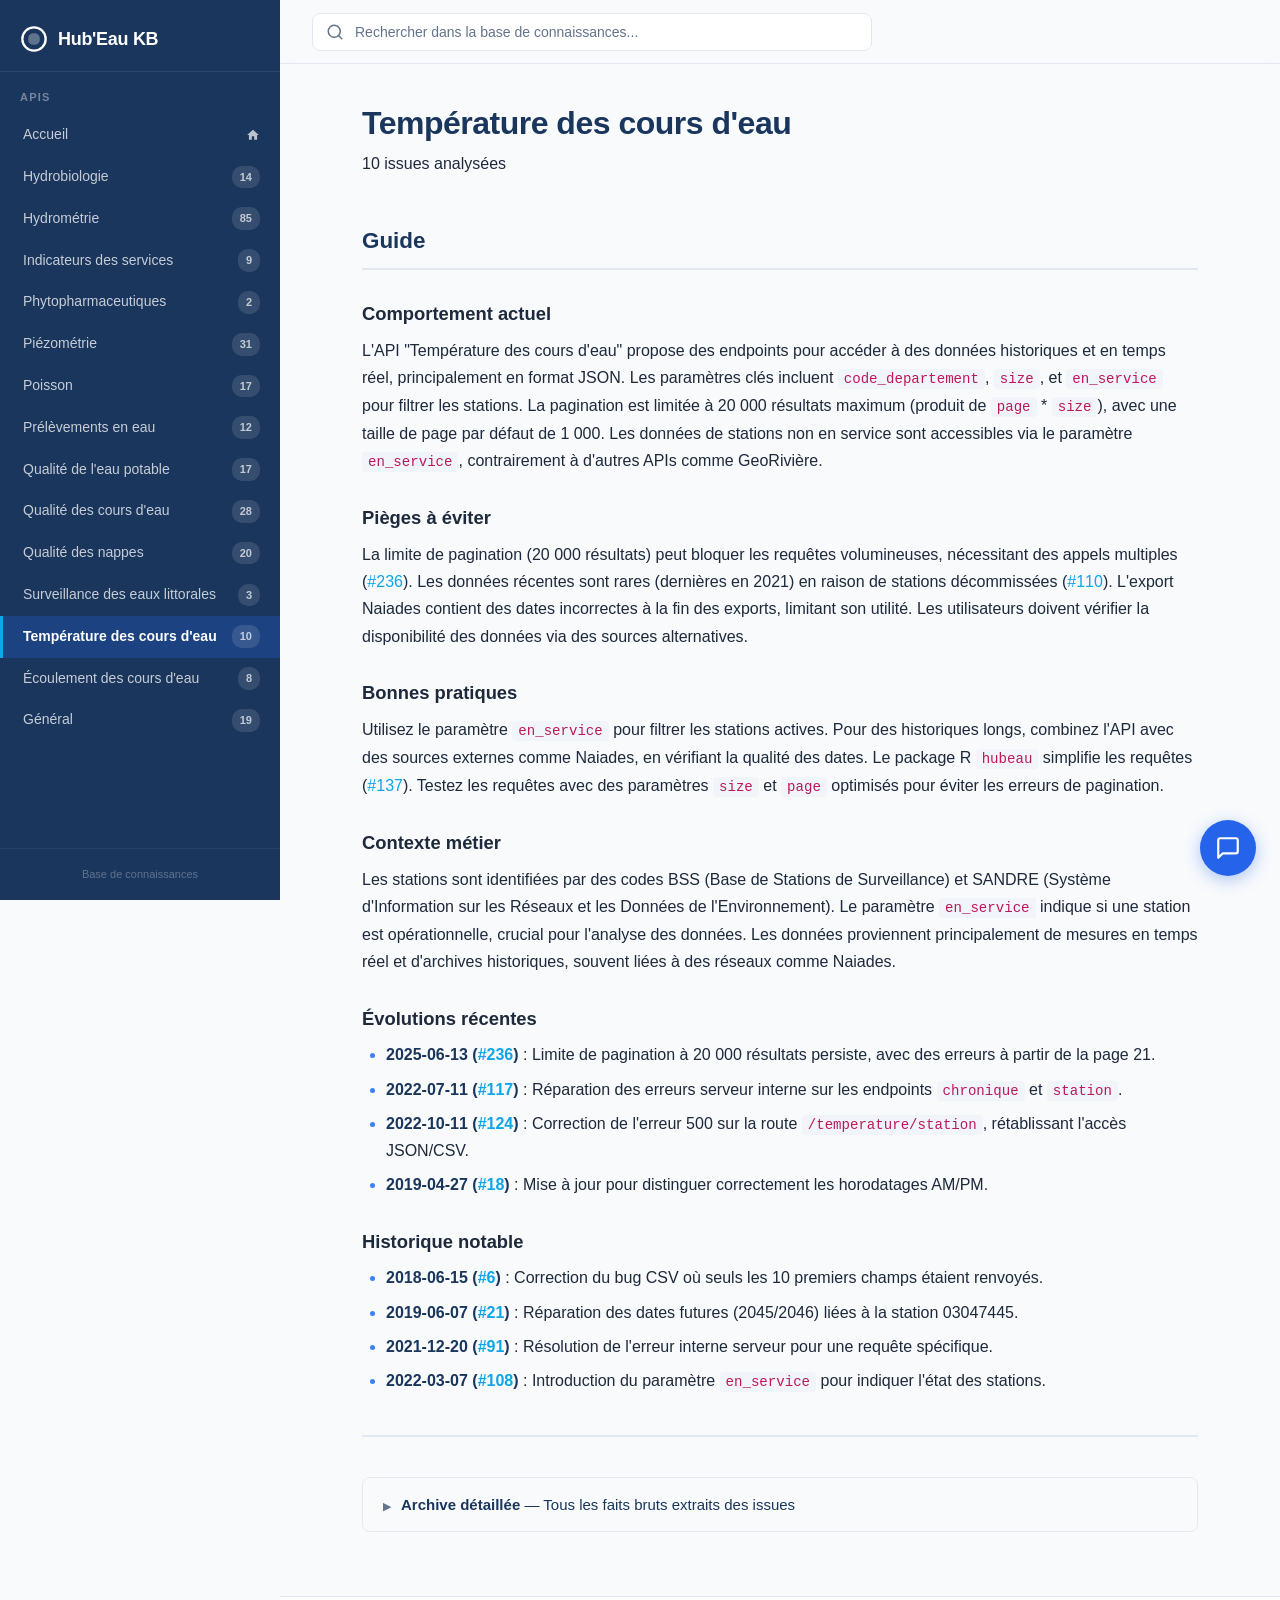
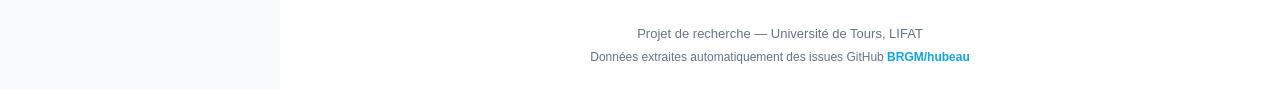
<file: site/temperature.html>
<!DOCTYPE html>
<html lang="fr">
<head>
    <meta charset="UTF-8">
    <meta name="viewport" content="width=device-width, initial-scale=1.0">
    <title>Température des cours d'eau — Hub'Eau Knowledge Base</title>
    <link rel="stylesheet" href="style.css">
</head>
<body>
    <!-- Mobile hamburger -->
    <button class="hamburger" id="hamburger" aria-label="Ouvrir le menu">
        <span></span><span></span><span></span>
    </button>

    <!-- Sidebar overlay for mobile -->
    <div class="sidebar-overlay" id="sidebarOverlay"></div>

    <!-- Sidebar -->
    <nav class="sidebar" id="sidebar">
        <div class="sidebar-header">
            <a href="index.html" class="sidebar-logo">
                <svg width="28" height="28" viewBox="0 0 24 24" fill="none" stroke="currentColor" stroke-width="2" stroke-linecap="round" stroke-linejoin="round">
                    <path d="M12 2C6.48 2 2 6.48 2 12s4.48 10 10 10 10-4.48 10-10S17.52 2 12 2z"/>
                    <path d="M8 12c0-2 1-4 4-4s4 2 4 4-1 4-4 4-4-2-4-4z" fill="currentColor" opacity="0.3"/>
                </svg>
                <span>Hub'Eau KB</span>
            </a>
        </div>
        <div class="sidebar-section-title">APIs</div>
        <div class="sidebar-links">
            <a href="index.html">
                <span class="api-name">Accueil</span>
                <span class="issue-count home-icon">
                    <svg width="14" height="14" viewBox="0 0 24 24" fill="currentColor"><path d="M10 20v-6h4v6h5v-8h3L12 3 2 12h3v8z"/></svg>
                </span>
            </a>
            <a href="hydrobiologie.html"><span class="api-name">Hydrobiologie</span><span class="issue-count">14</span></a>
<a href="hydrometrie.html"><span class="api-name">Hydrométrie</span><span class="issue-count">85</span></a>
<a href="indicateurs_services.html"><span class="api-name">Indicateurs des services</span><span class="issue-count">9</span></a>
<a href="phytopharmaceutiques.html"><span class="api-name">Phytopharmaceutiques</span><span class="issue-count">2</span></a>
<a href="piezometrie.html"><span class="api-name">Piézométrie</span><span class="issue-count">31</span></a>
<a href="poisson.html"><span class="api-name">Poisson</span><span class="issue-count">17</span></a>
<a href="prelevements.html"><span class="api-name">Prélèvements en eau</span><span class="issue-count">12</span></a>
<a href="qualite_eau_potable.html"><span class="api-name">Qualité de l'eau potable</span><span class="issue-count">17</span></a>
<a href="qualite_cours_eau.html"><span class="api-name">Qualité des cours d'eau</span><span class="issue-count">28</span></a>
<a href="qualite_nappes.html"><span class="api-name">Qualité des nappes</span><span class="issue-count">20</span></a>
<a href="eaux_littorales.html"><span class="api-name">Surveillance des eaux littorales</span><span class="issue-count">3</span></a>
<a href="temperature.html" class="active"><span class="api-name">Température des cours d'eau</span><span class="issue-count">10</span></a>
<a href="ecoulement.html"><span class="api-name">Écoulement des cours d'eau</span><span class="issue-count">8</span></a>
<a href="general.html"><span class="api-name">Général</span><span class="issue-count">19</span></a>
        </div>
        <div class="sidebar-footer-text">
            Base de connaissances
        </div>
    </nav>

    <!-- Main content -->
    <main class="main">
        <div class="topbar">
            <div class="search-container">
                <svg class="search-icon" width="18" height="18" viewBox="0 0 24 24" fill="none" stroke="currentColor" stroke-width="2" stroke-linecap="round" stroke-linejoin="round">
                    <circle cx="11" cy="11" r="8"/><line x1="21" y1="21" x2="16.65" y2="16.65"/>
                </svg>
                <input type="text" id="searchInput" placeholder="Rechercher dans la base de connaissances..." autocomplete="off">
                <div class="search-results" id="searchResults"></div>
            </div>
        </div>

        <article class="content">
            <h1 id="température-des-cours-deau">Température des cours d'eau</h1>
<blockquote>
<p>10 issues analysées</p>
</blockquote>
<h2 id="guide">Guide</h2>
<h3 id="comportement-actuel">Comportement actuel</h3>
<p>L'API "Température des cours d'eau" propose des endpoints pour accéder à des données historiques et en temps réel, principalement en format JSON. Les paramètres clés incluent <code>code_departement</code>, <code>size</code>, et <code>en_service</code> pour filtrer les stations. La pagination est limitée à 20 000 résultats maximum (produit de <code>page</code> * <code>size</code>), avec une taille de page par défaut de 1 000. Les données de stations non en service sont accessibles via le paramètre <code>en_service</code>, contrairement à d'autres APIs comme GeoRivière.  </p>
<h3 id="pièges-à-éviter">Pièges à éviter</h3>
<p>La limite de pagination (20 000 résultats) peut bloquer les requêtes volumineuses, nécessitant des appels multiples (<a href="https://github.com/BRGM/hubeau/issues/236">#236</a>). Les données récentes sont rares (dernières en 2021) en raison de stations décommissées (<a href="https://github.com/BRGM/hubeau/issues/110">#110</a>). L'export Naiades contient des dates incorrectes à la fin des exports, limitant son utilité. Les utilisateurs doivent vérifier la disponibilité des données via des sources alternatives.  </p>
<h3 id="bonnes-pratiques">Bonnes pratiques</h3>
<p>Utilisez le paramètre <code>en_service</code> pour filtrer les stations actives. Pour des historiques longs, combinez l'API avec des sources externes comme Naiades, en vérifiant la qualité des dates. Le package R <code>hubeau</code> simplifie les requêtes (<a href="https://github.com/BRGM/hubeau/issues/137">#137</a>). Testez les requêtes avec des paramètres <code>size</code> et <code>page</code> optimisés pour éviter les erreurs de pagination.  </p>
<h3 id="contexte-métier">Contexte métier</h3>
<p>Les stations sont identifiées par des codes BSS (Base de Stations de Surveillance) et SANDRE (Système d'Information sur les Réseaux et les Données de l'Environnement). Le paramètre <code>en_service</code> indique si une station est opérationnelle, crucial pour l'analyse des données. Les données proviennent principalement de mesures en temps réel et d'archives historiques, souvent liées à des réseaux comme Naiades.  </p>
<h3 id="évolutions-récentes">Évolutions récentes</h3>
<ul>
<li><strong>2025-06-13 (<a href="https://github.com/BRGM/hubeau/issues/236">#236</a>)</strong> : Limite de pagination à 20 000 résultats persiste, avec des erreurs à partir de la page 21.  </li>
<li><strong>2022-07-11 (<a href="https://github.com/BRGM/hubeau/issues/117">#117</a>)</strong> : Réparation des erreurs serveur interne sur les endpoints <code>chronique</code> et <code>station</code>.  </li>
<li><strong>2022-10-11 (<a href="https://github.com/BRGM/hubeau/issues/124">#124</a>)</strong> : Correction de l'erreur 500 sur la route <code>/temperature/station</code>, rétablissant l'accès JSON/CSV.  </li>
<li><strong>2019-04-27 (<a href="https://github.com/BRGM/hubeau/issues/18">#18</a>)</strong> : Mise à jour pour distinguer correctement les horodatages AM/PM.  </li>
</ul>
<h3 id="historique-notable">Historique notable</h3>
<ul>
<li><strong>2018-06-15 (<a href="https://github.com/BRGM/hubeau/issues/6">#6</a>)</strong> : Correction du bug CSV où seuls les 10 premiers champs étaient renvoyés.  </li>
<li><strong>2019-06-07 (<a href="https://github.com/BRGM/hubeau/issues/21">#21</a>)</strong> : Réparation des dates futures (2045/2046) liées à la station 03047445.  </li>
<li><strong>2021-12-20 (<a href="https://github.com/BRGM/hubeau/issues/91">#91</a>)</strong> : Résolution de l'erreur interne serveur pour une requête spécifique.  </li>
<li><strong>2022-03-07 (<a href="https://github.com/BRGM/hubeau/issues/108">#108</a>)</strong> : Introduction du paramètre <code>en_service</code> pour indiquer l'état des stations.</li>
</ul>
<hr />
<details>
<p><summary><strong>Archive détaillée</strong> — Tous les faits bruts extraits des issues</summary></p>
<h3 id="faits-actuels">Faits actuels</h3>
<ul>
<li>Les données d'origine (Naiades) contiennent des horodatages correctement distingués entre AM et PM. (<a href="https://github.com/BRGM/hubeau/issues/18">#18</a>)</li>
<li>L'API Température des cours d'eau utilise un paramètre <code>en_service</code> pour indiquer l'état d'une station, contrairement à GeoRivière qui utilise une date de fin. (<a href="https://github.com/BRGM/hubeau/issues/108">#108</a>)</li>
<li>La logique actuelle pour déterminer si une station est en service dans GeoRivière repose sur la présence d'une date de fin, ce qui peut être moins explicite qu'un paramètre booléen. (<a href="https://github.com/BRGM/hubeau/issues/108">#108</a>)</li>
<li>La gestion de l'état des stations (en service ou non) est cruciale pour l'analyse des données hydrologiques et la prise de décision. (<a href="https://github.com/BRGM/hubeau/issues/108">#108</a>)</li>
<li>L'API ne fournit pas de données récentes (les dernières données disponibles datent de 2021) (<a href="https://github.com/BRGM/hubeau/issues/110">#110</a>)</li>
<li>Le lien fourni par l'API montre des données obsolètes selon les utilisateurs (<a href="https://github.com/BRGM/hubeau/issues/110">#110</a>)</li>
<li>Plusieurs stations de mesure ont été arrêtées autour de 2013, limitant la disponibilité des données récentes (<a href="https://github.com/BRGM/hubeau/issues/110">#110</a>)</li>
<li>Les utilisateurs demandent des alternatives pour obtenir des données de température récentes (<a href="https://github.com/BRGM/hubeau/issues/110">#110</a>)</li>
<li>Le package R 'hubeau' permet de requêter 10 des 12 APIs Hub'Eau via une syntaxe standardisée (<code>get_[API]_[Operation]</code>) (<a href="https://github.com/BRGM/hubeau/issues/137">#137</a>)</li>
<li>Le package est disponible sur CRAN et GitHub, avec une documentation incluant des exemples et une vignette (<a href="https://github.com/BRGM/hubeau/issues/137">#137</a>)</li>
<li>L'OFB DR Normandie utilise le package pour générer des rapports mensuels sur l'écoulement des cours d'eau en Bretagne (<a href="https://github.com/BRGM/hubeau/issues/137">#137</a>)</li>
<li>Une vignette illustre l'utilisation de l'API 'Écoulement' avec des cartes et graphiques synthétiques (<a href="https://github.com/BRGM/hubeau/issues/137">#137</a>)</li>
<li>L'API impose une limite de 20 000 résultats maximum (produit de <code>page</code> * <code>size</code>), ce qui peut bloquer les requêtes même avec une taille de page optimale. (<a href="https://github.com/BRGM/hubeau/issues/236">#236</a>)</li>
<li>La taille de page par défaut est de 1 000, ce qui nécessite 20 appels pour atteindre 20 000 résultats. (<a href="https://github.com/BRGM/hubeau/issues/236">#236</a>)</li>
<li>L'erreur se produit à partir de la page 21 avec une taille de 1 000 (21 * 1 000 = 21 000 &gt; 20 000). (<a href="https://github.com/BRGM/hubeau/issues/236">#236</a>)</li>
<li>La limite de 20 000 n'est pas appliquée correctement si le paramètre <code>size</code> est omis, permettant des requêtes non limitées. (<a href="https://github.com/BRGM/hubeau/issues/236">#236</a>)</li>
<li>L'export de données depuis Naiades contient des dates incorrectes à la fin de l'export, limitant son utilité pour les utilisateurs. (<a href="https://github.com/BRGM/hubeau/issues/236">#236</a>)</li>
<li>Les utilisateurs ont besoin d'accéder à des historiques de température sur de longues périodes (ex. 2011-2024), mais l'API et l'export actuels posent des problèmes de limites et de qualité des données. (<a href="https://github.com/BRGM/hubeau/issues/236">#236</a>)</li>
</ul>
<h3 id="historique-des-problèmes-résolus">Historique des problèmes résolus</h3>
<ul>
<li>~~La version CSV de l'API Température des cours d'eau ne retournait pas tous les champs attendus (code_parametre à libelle_qualification) avant la correction du 15 juin 2018 (<a href="https://github.com/BRGM/hubeau/issues/6">#6</a>)~~</li>
<li>~~La version JSON de l'API fonctionnait correctement en retournant tous les champs attendus (<a href="https://github.com/BRGM/hubeau/issues/6">#6</a>)~~</li>
<li>~~L'API ne distinguait pas les horodatages AM/PM, entraînant des erreurs de formatage des dates. (<a href="https://github.com/BRGM/hubeau/issues/18">#18</a>)~~</li>
<li>~~L'API a retourné des dates futures (2045/2046) pour des mesures de température (<a href="https://github.com/BRGM/hubeau/issues/21">#21</a>)~~</li>
<li>~~La station 03047445 contenait plus de 30 000 entrées avec des dates incorrectes (<a href="https://github.com/BRGM/hubeau/issues/21">#21</a>)~~</li>
<li>~~L'API renvoie un 'Internal server error' lors de la requête avec les paramètres code_departement=45, size=20, exact_count=true, format=json et pretty. (<a href="https://github.com/BRGM/hubeau/issues/91">#91</a>)~~</li>
<li>~~L'API Température des cours d'eau a renvoyé des erreurs de serveur interne lors de requêtes vers des endpoints spécifiques (chronique et station). (<a href="https://github.com/BRGM/hubeau/issues/117">#117</a>)~~</li>
<li>~~La route API /temperature/station a rencontré un erreur 500 serveur pour certains paramètres, y compris l'exemple fourni, et était indisponible en format JSON et CSV. (<a href="https://github.com/BRGM/hubeau/issues/124">#124</a>)~~</li>
</ul>
<h3 id="issues-sources">Issues sources</h3>
<ul>
<li><strong>#6</strong> [Température] Opération chronique.csv ne retourne pas tous les champs (2018-06-15) — L'API Température des cours d'eau présentait un bug dans le format CSV où seuls les 10 premiers champs étaient renvoyés, corrigé par la mise à jour beta-1 du 15 juin 2018.</li>
<li><strong>#18</strong> [API TEMPERATURE] - horodatage AM PM erroné (2019-04-27) — L'API de température des cours d'eau présentait un bug de formatage des horodatages (AM/PM), corrigé par une mise à jour en avril 2019.</li>
<li><strong>#21</strong> [API température] Données incorrectes (2019-06-07) — L'API de température a corrigé des erreurs de dates futures liées à la station 03047445.</li>
<li><strong>#91</strong> [API Températures des cours d'eau] Internal server error (2021-12-20) — L'API de température des cours d'eau a rencontré un erreur serveur interne pour une requête spécifique, signalant un problème technique résolu.</li>
<li><strong>#108</strong> [API Qualité de l'eau] Paramètre de station en service (2022-03-07) — L'issue propose d'étendre le paramètre <code>en_service</code> utilisé dans l'API Température des cours d'eau à d'autres APIs pour une meilleure cohérence et clarté.</li>
<li><strong>#110</strong> [API Temperature] pas de données (2022-07-08) — L'API de température de Hub'Eau présente des limitations de données récentes (dernières données en 2021) et des stations décommissées, nécessitant des alternatives pour les utilisateurs.</li>
<li><strong>#117</strong> [API Température des cours d'eau] Internal server error (2022-07-11) — L'API Température des cours d'eau a temporairement rencontré des erreurs de serveur interne, mais le problème a été résolu.</li>
<li><strong>#124</strong> Erreur 500 sur la route chronique de l'api de récupération des températures d'eau (2022-10-11) — Une erreur 500 sur l'API de température des cours d'eau a été corrigée, rendant à nouveau disponible l'accès aux données en JSON et CSV.</li>
<li><strong>#137</strong> Package R pour requêter les APIs hubeau (2023-05-30) — Un package R permettant d'accéder à 10 APIs Hub'Eau a été publié, avec des exemples d'utilisation et une intégration dans des rapports hydrologiques.</li>
<li><strong>#236</strong> [API Température des cours d'eau] Problème lié à la pagination de l'API (2025-06-13) — L'API Température des cours d'eau a une limite de pagination (20 000 résultats max) qui empêche les requêtes volumineuses, et l'alternative Naiades présente des erreurs de dates.</li>
</ul>
</details>
        </article>

        <footer class="footer">
            <p>Projet de recherche &mdash; Universit&eacute; de Tours, LIFAT</p>
            <p class="footer-sub">Donn&eacute;es extraites automatiquement des issues GitHub <a href="https://github.com/BRGM/hubeau">BRGM/hubeau</a></p>
        </footer>
    </main>

    <!-- Chatbot toggle button -->
    <button class="chatbot-toggle" id="chatbotToggle" aria-label="Ouvrir le chatbot">
        <svg width="26" height="26" viewBox="0 0 24 24" fill="none" stroke="currentColor" stroke-width="2" stroke-linecap="round" stroke-linejoin="round">
            <path d="M21 15a2 2 0 0 1-2 2H7l-4 4V5a2 2 0 0 1 2-2h14a2 2 0 0 1 2 2z"/>
        </svg>
    </button>

    <!-- Chatbot panel -->
    <div class="chatbot-panel" id="chatbotPanel">
        <div class="chatbot-header">
            <div class="chatbot-header-title">
                <svg width="18" height="18" viewBox="0 0 24 24" fill="none" stroke="currentColor" stroke-width="2"><path d="M21 15a2 2 0 0 1-2 2H7l-4 4V5a2 2 0 0 1 2-2h14a2 2 0 0 1 2 2z"/></svg>
                Hub'Eau Assistant
            </div>
            <div class="chatbot-header-actions">
                <button class="chatbot-clear" id="chatbotClear" title="Effacer la conversation">
                    <svg width="16" height="16" viewBox="0 0 24 24" fill="none" stroke="currentColor" stroke-width="2" stroke-linecap="round" stroke-linejoin="round"><polyline points="3 6 5 6 21 6"/><path d="M19 6v14a2 2 0 0 1-2 2H7a2 2 0 0 1-2-2V6m3 0V4a2 2 0 0 1 2-2h4a2 2 0 0 1 2 2v2"/></svg>
                </button>
                <button class="chatbot-close" id="chatbotClose">&times;</button>
            </div>
        </div>
        <div class="chatbot-messages" id="chatbotMessages">
            <div class="chat-msg chat-msg-bot">
                <div class="chat-bubble">Bonjour ! Posez-moi une question sur les APIs Hub'Eau. Je cherche dans la base de connaissances pour vous r&eacute;pondre.</div>
            </div>
        </div>
        <div class="chatbot-status" id="chatbotStatus" style="display:none;"></div>
        <div class="chatbot-input-area">
            <input type="text" id="chatbotInput" placeholder="Posez votre question..." autocomplete="off">
            <button class="chatbot-send" id="chatbotSend">Envoyer</button>
        </div>
    </div>

    <script src="search.js"></script>
    <script src="chatbot.js"></script>
    <script>
        // Hamburger menu toggle
        const hamburger = document.getElementById('hamburger');
        const sidebar = document.getElementById('sidebar');
        const overlay = document.getElementById('sidebarOverlay');
        hamburger.addEventListener('click', () => {
            sidebar.classList.toggle('open');
            overlay.classList.toggle('open');
            hamburger.classList.toggle('open');
        });
        overlay.addEventListener('click', () => {
            sidebar.classList.remove('open');
            overlay.classList.remove('open');
            hamburger.classList.remove('open');
        });
    </script>
</body>
</html>
</file>
<file: site/style.css>
/* ============================================================
   Hub'Eau Knowledge Base - Style Sheet
   ============================================================ */

/* --- Reset & Base --- */
*, *::before, *::after { box-sizing: border-box; margin: 0; padding: 0; }

:root {
    --primary: #2563eb;
    --primary-light: #3b82f6;
    --dark: #1a365d;
    --dark-hover: #1e3f6e;
    --light-bg: #f8fafc;
    --text: #1e293b;
    --text-light: #64748b;
    --accent: #0ea5e9;
    --border: #e2e8f0;
    --sidebar-width: 280px;
    --topbar-height: 64px;
    --radius: 8px;
    --shadow: 0 1px 3px rgba(0,0,0,.08), 0 1px 2px rgba(0,0,0,.06);
    --shadow-lg: 0 10px 30px rgba(0,0,0,.12);
}

html { scroll-behavior: smooth; }

body {
    font-family: -apple-system, BlinkMacSystemFont, "Segoe UI", Roboto, "Helvetica Neue", Arial, sans-serif;
    font-size: 16px;
    line-height: 1.7;
    color: var(--text);
    background: var(--light-bg);
}

/* --- Sidebar --- */
.sidebar {
    position: fixed;
    top: 0; left: 0;
    width: var(--sidebar-width);
    height: 100vh;
    background: var(--dark);
    color: #fff;
    overflow-y: auto;
    z-index: 100;
    display: flex;
    flex-direction: column;
    transition: transform .3s ease;
}

.sidebar-header {
    padding: 24px 20px 16px;
    border-bottom: 1px solid rgba(255,255,255,.08);
}

.sidebar-logo {
    display: flex;
    align-items: center;
    gap: 10px;
    color: #fff;
    text-decoration: none;
    font-size: 18px;
    font-weight: 700;
    letter-spacing: -.3px;
}

.sidebar-section-title {
    padding: 16px 20px 8px;
    font-size: 11px;
    text-transform: uppercase;
    letter-spacing: 1.2px;
    color: rgba(255,255,255,.4);
    font-weight: 600;
}

.sidebar-links {
    flex: 1;
    overflow-y: auto;
    padding-bottom: 16px;
}

.sidebar-links a {
    display: flex;
    align-items: center;
    justify-content: space-between;
    padding: 9px 20px;
    color: rgba(255,255,255,.75);
    text-decoration: none;
    font-size: 14px;
    transition: background .15s, color .15s;
    border-left: 3px solid transparent;
}

.sidebar-links a:hover {
    background: var(--dark-hover);
    color: #fff;
}

.sidebar-links a.active {
    background: rgba(37, 99, 235, .25);
    color: #fff;
    border-left-color: var(--accent);
    font-weight: 600;
}

.api-name {
    flex: 1;
    white-space: nowrap;
    overflow: hidden;
    text-overflow: ellipsis;
    margin-right: 8px;
}

.issue-count {
    font-size: 11px;
    background: rgba(255,255,255,.12);
    color: rgba(255,255,255,.7);
    padding: 2px 8px;
    border-radius: 10px;
    font-weight: 600;
    flex-shrink: 0;
}

.home-icon {
    background: none;
    padding: 0;
    display: flex;
    align-items: center;
}

.sidebar-footer-text {
    padding: 16px 20px;
    font-size: 11px;
    color: rgba(255,255,255,.3);
    border-top: 1px solid rgba(255,255,255,.06);
    text-align: center;
}

/* --- Main content --- */
.main {
    margin-left: var(--sidebar-width);
    min-height: 100vh;
    display: flex;
    flex-direction: column;
}

/* --- Topbar / Search --- */
.topbar {
    position: sticky;
    top: 0;
    z-index: 50;
    background: rgba(248, 250, 252, .85);
    backdrop-filter: blur(12px);
    -webkit-backdrop-filter: blur(12px);
    border-bottom: 1px solid var(--border);
    padding: 12px 32px;
    display: flex;
    align-items: center;
    height: var(--topbar-height);
}

.search-container {
    position: relative;
    width: 100%;
    max-width: 560px;
}

.search-icon {
    position: absolute;
    left: 14px;
    top: 50%;
    transform: translateY(-50%);
    color: var(--text-light);
    pointer-events: none;
}

#searchInput {
    width: 100%;
    padding: 10px 16px 10px 42px;
    border: 1px solid var(--border);
    border-radius: var(--radius);
    font-size: 14px;
    font-family: inherit;
    background: #fff;
    color: var(--text);
    transition: border-color .2s, box-shadow .2s;
    outline: none;
}

#searchInput:focus {
    border-color: var(--primary-light);
    box-shadow: 0 0 0 3px rgba(37,99,235,.12);
}

#searchInput::placeholder { color: var(--text-light); }

.search-results {
    display: none;
    position: absolute;
    top: calc(100% + 6px);
    left: 0; right: 0;
    background: #fff;
    border: 1px solid var(--border);
    border-radius: var(--radius);
    box-shadow: var(--shadow-lg);
    max-height: 420px;
    overflow-y: auto;
    z-index: 200;
}

.search-results.visible { display: block; }

.search-result-item {
    display: block;
    padding: 10px 16px;
    text-decoration: none;
    color: var(--text);
    border-bottom: 1px solid var(--border);
    transition: background .1s;
}

.search-result-item:last-child { border-bottom: none; }
.search-result-item:hover { background: #f1f5f9; }

.search-result-tags {
    display: flex;
    gap: 6px;
    margin-bottom: 4px;
    flex-wrap: wrap;
}

.search-tag {
    font-size: 11px;
    font-weight: 600;
    padding: 1px 7px;
    border-radius: 4px;
}

.search-tag-api {
    background: #dbeafe;
    color: #1d4ed8;
}

.search-tag-section {
    background: #e0f2fe;
    color: #0369a1;
}

.search-result-text {
    font-size: 13px;
    color: var(--text-light);
    line-height: 1.5;
    display: -webkit-box;
    -webkit-line-clamp: 2;
    -webkit-box-orient: vertical;
    overflow: hidden;
}

.search-no-results {
    padding: 20px 16px;
    text-align: center;
    color: var(--text-light);
    font-size: 14px;
}

/* --- Article content --- */
.content {
    flex: 1;
    max-width: 900px;
    width: 100%;
    margin: 0 auto;
    padding: 40px 32px;
}

.content h1 {
    font-size: 2em;
    font-weight: 800;
    color: var(--dark);
    margin-bottom: 8px;
    letter-spacing: -.5px;
    line-height: 1.2;
}

.content h2 {
    font-size: 1.4em;
    font-weight: 700;
    color: var(--dark);
    margin-top: 2em;
    margin-bottom: 0.6em;
    padding-bottom: 8px;
    border-bottom: 2px solid var(--border);
}

.content h3 {
    font-size: 1.15em;
    font-weight: 600;
    color: var(--text);
    margin-top: 1.5em;
    margin-bottom: 0.4em;
}

.content p {
    margin-bottom: 1em;
}

.content a {
    color: var(--accent);
    text-decoration: none;
    font-weight: 500;
    transition: color .15s;
}

.content a:hover {
    color: var(--primary);
    text-decoration: underline;
}

.content ul, .content ol {
    margin: 0.5em 0 1.2em 1.5em;
}

.content li {
    margin-bottom: 0.5em;
    line-height: 1.65;
}

.content li::marker {
    color: var(--primary-light);
}

.content code {
    font-family: "SF Mono", "Fira Code", "Fira Mono", "Roboto Mono", Menlo, Consolas, monospace;
    font-size: 0.88em;
    background: #f1f5f9;
    padding: 2px 6px;
    border-radius: 4px;
    color: #be185d;
}

.content pre {
    background: #1e293b;
    color: #e2e8f0;
    padding: 16px 20px;
    border-radius: var(--radius);
    overflow-x: auto;
    margin: 1em 0 1.5em;
    font-size: 14px;
    line-height: 1.6;
}

.content pre code {
    background: none;
    padding: 0;
    color: inherit;
    font-size: inherit;
}

.content table {
    width: 100%;
    border-collapse: collapse;
    margin: 1em 0 1.5em;
    font-size: 14px;
}

.content th, .content td {
    padding: 10px 14px;
    text-align: left;
    border-bottom: 1px solid var(--border);
}

.content th {
    background: #f1f5f9;
    font-weight: 600;
    color: var(--dark);
}

.content tr:hover td { background: #f8fafc; }

.content hr {
    border: none;
    border-top: 2px solid var(--border);
    margin: 2.5em 0;
}

.content strong { color: var(--dark); }

/* Index page cards */
.content li a {
    font-weight: 600;
}

/* --- Footer --- */
.footer {
    padding: 24px 32px;
    text-align: center;
    border-top: 1px solid var(--border);
    background: #fff;
    font-size: 13px;
    color: var(--text-light);
    margin-top: auto;
}

.footer p { margin: 2px 0; }

.footer a {
    color: var(--accent);
    text-decoration: none;
    font-weight: 600;
}

.footer-sub { font-size: 12px; }

/* --- Hamburger --- */
.hamburger {
    display: none;
    position: fixed;
    top: 14px; left: 14px;
    z-index: 200;
    width: 40px; height: 40px;
    background: var(--dark);
    border: none;
    border-radius: var(--radius);
    cursor: pointer;
    flex-direction: column;
    align-items: center;
    justify-content: center;
    gap: 5px;
    box-shadow: var(--shadow);
}

.hamburger span {
    display: block;
    width: 20px; height: 2px;
    background: #fff;
    border-radius: 2px;
    transition: transform .3s, opacity .3s;
}

.hamburger.open span:nth-child(1) { transform: translateY(7px) rotate(45deg); }
.hamburger.open span:nth-child(2) { opacity: 0; }
.hamburger.open span:nth-child(3) { transform: translateY(-7px) rotate(-45deg); }

.sidebar-overlay {
    display: none;
    position: fixed;
    inset: 0;
    background: rgba(0,0,0,.4);
    z-index: 90;
}

/* --- Responsive --- */
@media (max-width: 768px) {
    .hamburger { display: flex; }

    .sidebar {
        transform: translateX(-100%);
    }

    .sidebar.open {
        transform: translateX(0);
    }

    .sidebar-overlay.open { display: block; }

    .main {
        margin-left: 0;
    }

    .topbar {
        padding: 12px 16px 12px 60px;
    }

    .content {
        padding: 24px 16px;
    }
}

@media (max-width: 480px) {
    .content h1 { font-size: 1.6em; }
    .content h2 { font-size: 1.2em; }
}

/* --- Details/Archive section --- */
details {
    margin: 1.5em 0;
    border: 1px solid var(--border);
    border-radius: var(--radius);
    background: #fff;
}

details summary {
    padding: 14px 20px;
    cursor: pointer;
    font-size: 15px;
    color: var(--dark);
    background: #f8fafc;
    border-radius: var(--radius);
    transition: background .15s;
    list-style: none;
}

details summary::-webkit-details-marker { display: none; }

details summary::before {
    content: "\25B6";
    display: inline-block;
    margin-right: 10px;
    font-size: 11px;
    transition: transform .2s;
    color: var(--text-light);
}

details[open] summary::before {
    transform: rotate(90deg);
}

details summary:hover {
    background: #f1f5f9;
}

details[open] summary {
    border-bottom: 1px solid var(--border);
    border-radius: var(--radius) var(--radius) 0 0;
}

details > *:not(summary) {
    padding: 0 20px;
}

details > h3, details > h4 {
    padding: 0 20px;
}

/* Strikethrough for resolved facts */
.content li del {
    color: var(--text-light);
    text-decoration: line-through;
}

/* --- Chatbot --- */
.chatbot-toggle {
    position: fixed;
    bottom: 24px;
    right: 24px;
    width: 56px;
    height: 56px;
    border-radius: 50%;
    background: var(--primary);
    color: #fff;
    border: none;
    cursor: pointer;
    box-shadow: 0 4px 16px rgba(37, 99, 235, .35);
    z-index: 300;
    display: flex;
    align-items: center;
    justify-content: center;
    transition: transform .2s, box-shadow .2s;
}

.chatbot-toggle:hover {
    transform: scale(1.08);
    box-shadow: 0 6px 24px rgba(37, 99, 235, .45);
}

.chatbot-toggle svg { pointer-events: none; }

.chatbot-panel {
    display: none;
    position: fixed;
    bottom: 92px;
    right: 24px;
    width: 420px;
    max-height: 540px;
    background: #fff;
    border: 1px solid var(--border);
    border-radius: 16px;
    box-shadow: 0 12px 40px rgba(0,0,0,.15);
    z-index: 300;
    flex-direction: column;
    overflow: hidden;
}

.chatbot-panel.open { display: flex; }

.chatbot-header {
    padding: 16px 20px;
    background: var(--dark);
    color: #fff;
    font-weight: 600;
    font-size: 15px;
    display: flex;
    align-items: center;
    justify-content: space-between;
}

.chatbot-header-title {
    display: flex;
    align-items: center;
    gap: 8px;
}

.chatbot-header-actions {
    display: flex;
    align-items: center;
    gap: 8px;
}

.chatbot-clear {
    background: none;
    border: none;
    color: rgba(255,255,255,.5);
    cursor: pointer;
    padding: 4px;
    display: flex;
    align-items: center;
    transition: color .15s;
    border-radius: 4px;
}

.chatbot-clear:hover { color: #fff; background: rgba(255,255,255,.1); }

.chatbot-close {
    background: none;
    border: none;
    color: rgba(255,255,255,.7);
    cursor: pointer;
    font-size: 20px;
    padding: 0 4px;
    transition: color .15s;
}

.chatbot-close:hover { color: #fff; }

.chatbot-messages {
    flex: 1;
    overflow-y: auto;
    padding: 16px;
    min-height: 200px;
    max-height: 360px;
}

.chat-msg {
    margin-bottom: 12px;
    display: flex;
    gap: 8px;
}

.chat-msg-user { justify-content: flex-end; }

.chat-bubble {
    max-width: 85%;
    padding: 10px 14px;
    border-radius: 12px;
    font-size: 14px;
    line-height: 1.55;
}

.chat-msg-user .chat-bubble {
    background: var(--primary);
    color: #fff;
    border-bottom-right-radius: 4px;
}

.chat-msg-bot .chat-bubble {
    background: #f1f5f9;
    color: var(--text);
    border-bottom-left-radius: 4px;
}

.chat-bubble a {
    color: var(--accent);
    text-decoration: underline;
}

.chat-msg-user .chat-bubble a { color: #bfdbfe; }

.chat-sources {
    margin-top: 8px;
    padding-top: 8px;
    border-top: 1px solid rgba(0,0,0,.08);
    font-size: 12px;
    color: var(--text-light);
}

.chat-sources a { font-weight: 500; }

.chat-typing {
    display: flex;
    gap: 4px;
    padding: 8px 12px;
}

.chat-typing span {
    width: 6px; height: 6px;
    background: var(--text-light);
    border-radius: 50%;
    animation: chatTyping .6s infinite alternate;
}

.chat-typing span:nth-child(2) { animation-delay: .2s; }
.chat-typing span:nth-child(3) { animation-delay: .4s; }

@keyframes chatTyping {
    from { opacity: .3; transform: translateY(0); }
    to { opacity: 1; transform: translateY(-3px); }
}

.chatbot-input-area {
    padding: 12px 16px;
    border-top: 1px solid var(--border);
    display: flex;
    gap: 8px;
}

.chatbot-input-area input {
    flex: 1;
    padding: 10px 14px;
    border: 1px solid var(--border);
    border-radius: var(--radius);
    font-size: 14px;
    font-family: inherit;
    outline: none;
    transition: border-color .2s;
}

.chatbot-input-area input:focus { border-color: var(--primary-light); }

.chatbot-send {
    padding: 8px 16px;
    background: var(--primary);
    color: #fff;
    border: none;
    border-radius: var(--radius);
    cursor: pointer;
    font-size: 14px;
    font-weight: 600;
    transition: background .15s;
}

.chatbot-send:hover { background: var(--primary-light); }
.chatbot-send:disabled { opacity: .5; cursor: not-allowed; }

.chatbot-status {
    padding: 8px 16px;
    font-size: 12px;
    color: var(--text-light);
    text-align: center;
    background: #fefce8;
    border-top: 1px solid #fef08a;
}

@media (max-width: 768px) {
    .chatbot-panel {
        bottom: 0; right: 0; left: 0;
        width: 100%;
        max-height: 80vh;
        border-radius: 16px 16px 0 0;
    }
    .chatbot-toggle { bottom: 16px; right: 16px; }
}

/* --- Search highlight --- */
mark {
    background: #fef08a;
    color: inherit;
    padding: 0 1px;
    border-radius: 2px;
}
</file>
